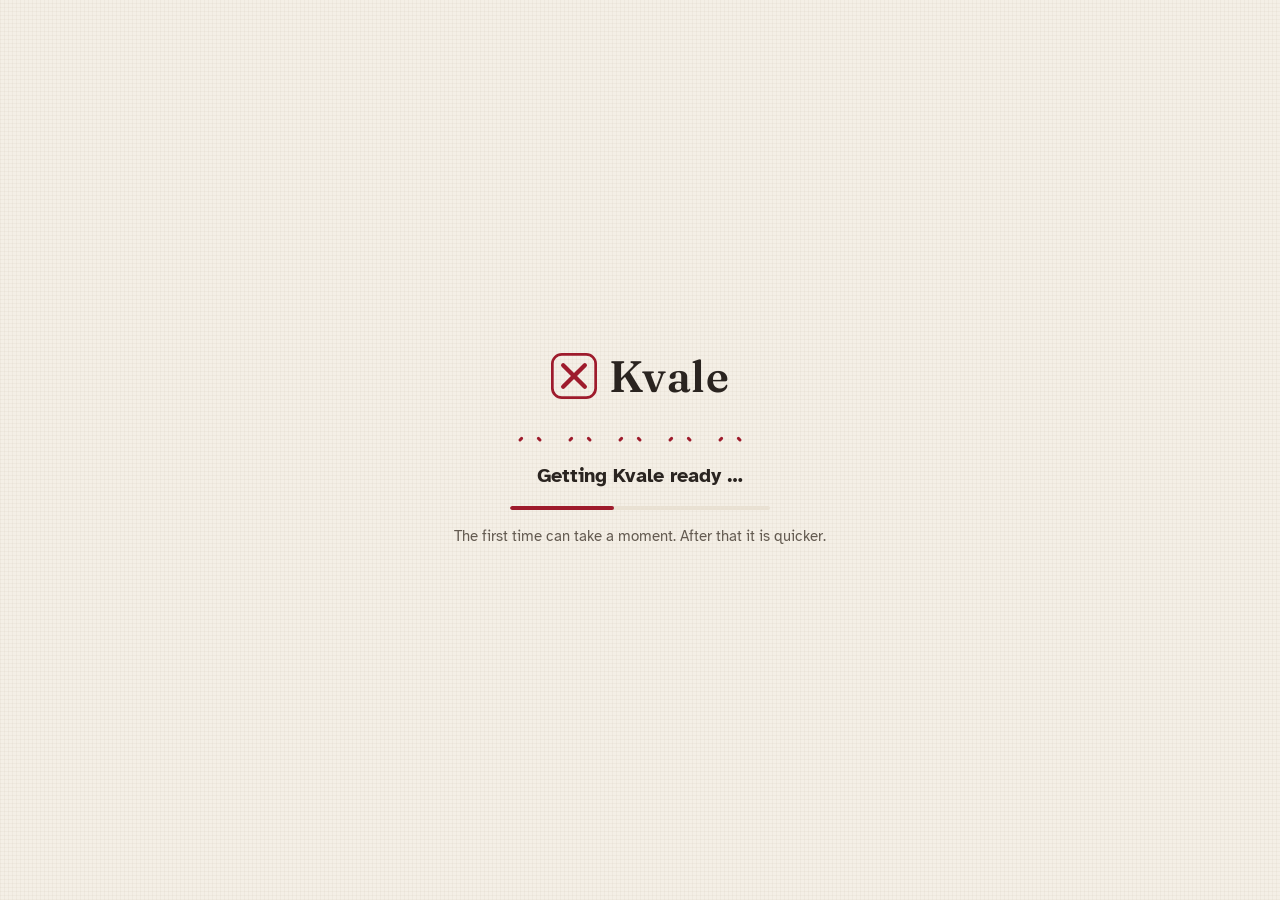
<file: web/index.html>
<!doctype html>
<html lang="nb">
<head>
  <meta charset="utf-8">
  <meta name="viewport" content="width=device-width, initial-scale=1">
  <title>Kvale</title>
  <!-- chunk 7: installable app (manifest.webmanifest is written by tools/build_site.py). -->
  <link rel="manifest" href="manifest.webmanifest">
  <link rel="icon" href="icons/icon.svg" type="image/svg+xml">
  <link rel="apple-touch-icon" href="icons/apple-touch-icon.png">
  <meta name="theme-color" content="#fbf8f2" media="(prefers-color-scheme: light)">
  <meta name="theme-color" content="#25211d" media="(prefers-color-scheme: dark)">
  <!-- Before anything is drawn: the saved theme and language, so the loading
       screen has the right colours and words. Python takes over afterwards
       (kvale_web/shell.py and kvale_web/i18n.py use the same storage keys). -->
  <script>
    (function () {
      var root = document.documentElement, theme = null, lang = null;
      try { theme = localStorage.getItem("kvale-theme"); lang = localStorage.getItem("kvale-lang"); } catch (e) {}
      if (theme === "light" || theme === "dark") root.dataset.theme = theme;
      lang = (lang || (navigator.languages || [])[0] || navigator.language || "nb").toLowerCase().split("-")[0];
      lang = { no: "nb", nn: "nb" }[lang] || lang;
      root.lang = ["nb", "en", "it"].indexOf(lang) >= 0 ? lang : "nb";
    })();
  </script>
  <!-- All paths are relative so the site works under a sub-path such as /kvale/. -->
  <link rel="preconnect" href="https://fonts.googleapis.com">
  <link rel="preconnect" href="https://fonts.gstatic.com" crossorigin>
  <link rel="stylesheet" href="https://fonts.googleapis.com/css2?family=Atkinson+Hyperlegible:wght@400;700&family=Fraunces:opsz,wght@9..144,500;9..144,600&display=swap">
  <link rel="stylesheet" href="https://pyscript.net/releases/2026.7.3/core.css">
  <!-- tokens.css is a copy of docs/design/tokens.css. style.css is the shared
       shell; each chunk owns one more style sheet. -->
  <link rel="stylesheet" href="tokens.css">
  <link rel="stylesheet" href="style.css">
  <link rel="stylesheet" href="grid.css">
  <link rel="stylesheet" href="panels.css">
  <link rel="stylesheet" href="files.css">
  <link rel="stylesheet" href="pwa.css">
  <!-- chunk 7: service worker, update toast, install button and the guide. -->
  <script src="pwa.js"></script>
  <script type="module" src="https://pyscript.net/releases/2026.7.3/core.js"></script>
</head>
<body class="booting">
  <!-- Ownership of each region: "shell" = kvale_web/shell.py (chunk 3, shared),
       "chunk 4" = kvale_web/grid/, "chunk 5" = kvale_web/panels/,
       "chunk 6" = kvale_web/files.py. See web/README.md. -->

  <!-- Icon sprite (shell). Add icons here; use them as <svg class="icon"><use href="#i-name"/></svg>. -->
  <svg width="0" height="0" style="position:absolute" aria-hidden="true">
    <symbol id="i-new" viewBox="0 0 24 24"><path d="M6 3h8l4 4v14H6z"/><path d="M14 3v4h4"/><path d="M12 11v6M9 14h6"/></symbol>
    <symbol id="i-open" viewBox="0 0 24 24"><path d="M3 7a2 2 0 0 1 2-2h4l2 2h8a2 2 0 0 1 2 2v9a2 2 0 0 1-2 2H5a2 2 0 0 1-2-2z"/></symbol>
    <symbol id="i-save" viewBox="0 0 24 24"><path d="M12 4v11"/><path d="M7 10l5 5 5-5"/><path d="M5 20h14"/></symbol>
    <symbol id="i-save-as" viewBox="0 0 24 24"><path d="M10 4v10"/><path d="M5.5 9.5L10 14l4.5-4.5"/><path d="M3 20h9"/><path d="M14.5 20l.7-2.8 4.6-4.6 2.1 2.1-4.6 4.6z"/></symbol>
    <symbol id="i-image" viewBox="0 0 24 24"><rect x="3" y="4" width="18" height="16" rx="2"/><path d="M3 16l5-5 4 4 3-3 6 6"/><circle cx="16" cy="9" r="1.6"/></symbol>
    <symbol id="i-undo" viewBox="0 0 24 24"><path d="M9 7L4 12l5 5"/><path d="M4 12h10a6 6 0 0 1 0 12h-2" transform="translate(0 -5)"/></symbol>
    <symbol id="i-redo" viewBox="0 0 24 24"><path d="M15 7l5 5-5 5"/><path d="M20 12H10a6 6 0 0 0 0 12h2" transform="translate(0 -5)"/></symbol>
    <symbol id="i-minus" viewBox="0 0 24 24"><circle cx="11" cy="11" r="7"/><path d="M8 11h6M16.5 16.5L21 21"/></symbol>
    <symbol id="i-plus" viewBox="0 0 24 24"><circle cx="11" cy="11" r="7"/><path d="M8 11h6M11 8v6M16.5 16.5L21 21"/></symbol>
    <symbol id="i-fit" viewBox="0 0 24 24"><path d="M4 9V4h5M20 9V4h-5M4 15v5h5M20 15v5h-5"/></symbol>
    <symbol id="i-cross" viewBox="0 0 24 24"><rect x="3.5" y="3.5" width="17" height="17" rx="1.5" stroke-opacity=".35"/><path d="M7 7l10 10M17 7L7 17" stroke-width="2.6"/></symbol>
    <symbol id="i-back" viewBox="0 0 24 24"><circle cx="4" cy="20" r="1.6"/><circle cx="12" cy="12" r="1.6"/><circle cx="20" cy="4" r="1.6"/><path d="M5.2 18.8l5.6-5.6M13.2 10.8l5.6-5.6" stroke-width="2.6"/></symbol>
    <symbol id="i-unpick" viewBox="0 0 24 24"><path d="M3 21l8.5-8.5"/><path d="M11.5 12.5c.3-3.8 3.4-7.6 8.5-8.5-.9 5.1-4.7 8.2-8.5 8.5z"/><circle cx="16.3" cy="7.7" r="1.1"/></symbol>
    <symbol id="i-pencil" viewBox="0 0 24 24"><path d="M4 20l1-4L16 5l3 3L8 19z"/><path d="M14 7l3 3"/></symbol>
    <symbol id="i-add" viewBox="0 0 24 24"><path d="M12 5v14M5 12h14"/></symbol>
    <symbol id="i-sun" viewBox="0 0 24 24"><circle cx="12" cy="12" r="4"/><path d="M12 2v2M12 20v2M2 12h2M20 12h2M5 5l1.5 1.5M17.5 17.5L19 19M5 19l1.5-1.5M17.5 6.5L19 5"/></symbol>
    <symbol id="i-moon" viewBox="0 0 24 24"><path d="M20 14.5A8 8 0 0 1 9.5 4 8 8 0 1 0 20 14.5z"/></symbol>
    <symbol id="i-check" viewBox="0 0 24 24"><path d="M5 12l5 5 9-10"/></symbol>
    <symbol id="i-info" viewBox="0 0 24 24"><circle cx="12" cy="12" r="9"/><path d="M12 11v6M12 7.5v.5"/></symbol>
    <symbol id="i-x" viewBox="0 0 24 24"><path d="M6 6l12 12M18 6L6 18"/></symbol>
    <symbol id="i-grid" viewBox="0 0 24 24"><rect x="4" y="4" width="16" height="16" rx="1"/><path d="M4 10h16M4 15h16M10 4v16M15 4v16"/></symbol>
    <symbol id="i-band" viewBox="0 0 24 24"><rect x="2" y="7" width="20" height="10" rx="1"/><path d="M7 7v10M12 7v10M17 7v10"/></symbol>
    <symbol id="i-trash" viewBox="0 0 24 24"><path d="M5 7h14M10 7V4h4v3M7 7l1 13h8l1-13"/></symbol>
    <symbol id="i-reset" viewBox="0 0 24 24"><path d="M4 12a8 8 0 1 0 2.4-5.7"/><path d="M4 4v4h4"/></symbol>
    <symbol id="i-rows" viewBox="0 0 24 24"><rect x="4" y="4" width="16" height="16" rx="1"/><path d="M4 12h16"/><path d="M12 4v16" stroke-dasharray="2 2"/></symbol>
    <symbol id="i-search" viewBox="0 0 24 24"><circle cx="11" cy="11" r="6.5"/><path d="M16 16l5 5"/></symbol>
    <symbol id="i-help" viewBox="0 0 24 24"><circle cx="12" cy="12" r="9"/><path d="M9.5 9.3a2.6 2.6 0 0 1 5 .9c0 1.8-2.5 2.3-2.5 4"/><path d="M12 17.2v.3"/></symbol>
    <symbol id="i-install" viewBox="0 0 24 24"><rect x="5" y="3" width="14" height="18" rx="2.5"/><path d="M12 7v7M9 11l3 3 3-3M10 18h4"/></symbol>
    <symbol id="i-logo" viewBox="0 0 34 34"><rect x="1" y="1" width="32" height="32" rx="7" fill="none" stroke="currentColor" stroke-width="2"/><path d="M9 9l16 16M25 9L9 25" stroke="currentColor" stroke-width="3.2" stroke-linecap="round"/></symbol>
  </svg>

  <!-- Loading screen (shell): plain HTML/CSS, shown until Python has started
       (3-7 s). The inline script above picks the language; app.start() removes
       the "booting" class from <body>. Chunk 6 may show #boot-restore when an
       autosaved pattern is about to open. -->
  <div id="boot" class="loading" role="status" aria-live="polite">
    <div class="loading-inner">
      <div class="row">
        <svg class="logo logo-lg" aria-hidden="true"><use href="#i-logo"/></svg>
        <span class="wordmark">Kvale</span>
      </div>
      <svg class="stitch-row" viewBox="0 0 260 30" aria-hidden="true" fill="none" stroke="currentColor" stroke-width="3" stroke-linecap="round">
        <path d="M10 5l20 20M30 5L10 25"/><path d="M60 5l20 20M80 5L60 25"/><path d="M110 5l20 20M130 5l-20 20"/><path d="M160 5l20 20M180 5l-20 20"/><path d="M210 5l20 20M230 5l-20 20"/>
      </svg>
      <h1><span lang="nb">Gjør klar Kvale …</span><span lang="en">Getting Kvale ready …</span><span lang="it">Preparo Kvale …</span></h1>
      <div class="thread-bar" aria-hidden="true"></div>
      <p><span lang="nb">Første gang kan det ta litt tid. Etterpå går det fortere.</span><span lang="en">The first time can take a moment. After that it is quicker.</span><span lang="it">La prima volta ci vuole qualche secondo. Poi sarà più veloce.</span></p>
      <p id="boot-restore" hidden><span lang="nb">Mønsteret du jobbet med sist, åpnes straks.</span><span lang="en">The pattern you were working on will open in a moment.</span><span lang="it">Lo schema a cui stavi lavorando si riaprirà tra poco.</span></p>
    </div>
  </div>

  <div class="app" id="app">
    <header class="topbar" id="topbar">
      <div class="brand">
        <svg class="logo" aria-hidden="true"><use href="#i-logo"/></svg>
        <span class="wordmark">Kvale</span>
        <!-- chunk 6: file name and "Saved in this browser at …" (autosave.saved / autosave.hint). -->
        <div class="docinfo" id="doc-info" hidden></div>
      </div>

      <!-- chunk 6: New / Open / Save / Save image buttons (file.*), hidden file input. -->
      <nav class="file-actions" id="file-actions" data-i18n-aria-label="file.label"></nav>

      <!-- shell: language and light/dark. chunk 7: install and help. -->
      <div class="prefs">
        <button type="button" class="btn ghost" id="install-app" data-i18n-title="pwa.install.hint" data-i18n-aria-label="pwa.install" hidden><svg class="icon"><use href="#i-install"/></svg><span class="pwa-label" data-i18n="pwa.install">Installer appen</span></button>
        <button type="button" class="btn ghost" id="help-open" data-i18n-title="help.open.hint" data-i18n-aria-label="help.open" aria-haspopup="dialog"><svg class="icon"><use href="#i-help"/></svg><span class="pwa-label" data-i18n="help.open">Hjelp</span></button>
        <div class="seg" role="group" id="lang-seg" data-i18n-aria-label="lang.label">
          <button type="button" data-lang="nb" aria-pressed="false" title="Norsk bokmål" lang="nb"><span class="lang-long">Norsk</span><span class="lang-short">NB</span></button>
          <button type="button" data-lang="en" aria-pressed="false" title="English" lang="en"><span class="lang-long">English</span><span class="lang-short">EN</span></button>
          <button type="button" data-lang="it" aria-pressed="false" title="Italiano" lang="it"><span class="lang-long">Italiano</span><span class="lang-short">IT</span></button>
        </div>
        <div class="seg" role="group" id="theme-seg" data-i18n-aria-label="theme.label">
          <button type="button" data-theme-set="light" aria-pressed="false" data-i18n-title="theme.light" data-i18n-aria-label="theme.light"><svg class="icon"><use href="#i-sun"/></svg></button>
          <button type="button" data-theme-set="dark" aria-pressed="false" data-i18n-title="theme.dark" data-i18n-aria-label="theme.dark"><svg class="icon"><use href="#i-moon"/></svg></button>
        </div>
      </div>
    </header>

    <main class="workspace">
      <!-- Stage: the pattern. data-mode ("edit"/"preview") and data-target are
           set by the shell from AppState, so CSS can show the right parts. -->
      <section class="stage" id="stage" data-mode="edit" data-target="unit" aria-label="Kvale">
        <div class="stage-toolbar" id="stage-toolbar">
          <!-- shell: Draw / Whole band. -->
          <div class="seg accent" role="group" id="mode-seg" data-i18n-aria-label="mode.label">
            <button type="button" id="mode-edit" data-mode="edit" aria-pressed="true"><svg class="icon"><use href="#i-grid"/></svg><span data-i18n="mode.edit">Tegn</span></button>
            <button type="button" id="mode-preview" data-mode="preview" aria-pressed="false"><svg class="icon"><use href="#i-band"/></svg><span data-i18n="mode.preview">Hele borden</span></button>
          </div>
          <!-- chunk 4: stitch tools (grid/tools.py). Backstitch is switched on by chunk 4. -->
          <div class="seg" role="group" id="tool-seg" data-i18n-aria-label="tool.label">
            <button type="button" id="tool-cross" data-tool="cross" aria-pressed="true" data-i18n-title="tool.cross.hint"><svg class="icon"><use href="#i-cross"/></svg><span data-i18n="tool.cross">Korssting</span><i class="chip" id="tool-chip"></i></button>
            <button type="button" id="tool-back" data-tool="back" aria-pressed="false" data-i18n-title="tool.back.hint" disabled><svg class="icon"><use href="#i-back"/></svg><span data-i18n="tool.back">Attersting</span></button>
            <button type="button" id="tool-unpick" data-tool="unpick" aria-pressed="false" data-i18n-title="tool.unpick.hint"><svg class="icon"><use href="#i-unpick"/></svg><span data-i18n="tool.unpick">Sprett opp</span></button>
          </div>
          <!-- shell: undo / redo. -->
          <div class="toolgroup" id="history">
            <button type="button" class="btn ghost icon-only" id="undo" data-i18n-title="history.undo" data-i18n-aria-label="history.undo" disabled><svg class="icon"><use href="#i-undo"/></svg></button>
            <button type="button" class="btn ghost icon-only" id="redo" data-i18n-title="history.redo" data-i18n-aria-label="history.redo" disabled><svg class="icon"><use href="#i-redo"/></svg></button>
          </div>
          <span class="spacer"></span>
          <!-- chunk 4: zoom out / level / zoom in / fit (zoom.*). -->
          <div class="toolgroup" id="zoom-controls"></div>
        </div>

        <div class="stage-body" id="stage-body">
          <!-- chunk 4: "Drawing in" bar: #target-seg (unit + four ends) and
               #corner-seg (four corners), labels target.*. -->
          <div class="targetbar edit-only" id="target-bar" hidden>
            <span class="tlabel" id="target-label" data-i18n="target.label">Du tegner i</span>
            <div class="seg targetseg" role="group" id="target-seg" aria-labelledby="target-label"></div>
            <span class="tlabel" id="corner-label" data-i18n="target.corners">Hjørner</span>
            <div class="seg targetseg cornerseg" role="group" id="corner-seg" aria-labelledby="corner-label"></div>
          </div>

          <!-- chunk 4: shown while an end piece or a corner is edited (end.*, corner.*). -->
          <section class="endpanel edit-only" id="end-panel" hidden aria-live="polite"></section>

          <div class="edit-layout" id="edit-layout">
            <!-- chunk 4: the grid with rulers (#ruler-top, #ruler-left) and the
                 row/column popover (#edge-popover, edge.*). -->
            <div class="editor" id="editor">
              <div class="ruler-corner"></div>
              <div class="ruler ruler-top" id="ruler-top"></div>
              <div class="ruler ruler-left" id="ruler-left"></div>
              <div class="cloth-wrap" id="cloth-wrap">
                <canvas class="cloth" id="grid"></canvas>
              </div>
              <div class="popover" id="edge-popover" hidden role="dialog"></div>
            </div>

            <div class="edit-side edit-only" id="edit-side">
              <!-- chunk 4: legend keys (legend.*). -->
              <div class="legend" id="legend"></div>
              <!-- chunk 4: hint for the chosen tool (canvas.hint.*). -->
              <p class="hint" id="canvas-hint" data-i18n="canvas.hint.cross">Trykk eller dra over rutene for å sy. Høyreklikk spretter opp.</p>
              <p class="hint" id="minimal-cell-hint" data-i18n="canvas.hint.minimal" hidden>Du syr bare i den markerte delen – resten speiles av seg selv.</p>
              <!-- chunk 4: the small whole-band view (band.mini.*). -->
              <section class="miniband" id="mini-band" hidden></section>
            </div>
          </div>

          <div class="preview-side preview-only" id="preview-side">
            <!-- chunk 4: "{rx} × {ry} repeats · {w} × {h} stitches" (preview.caption). -->
            <p class="caption" id="preview-caption"></p>
            <!-- chunk 5: threads used in the band, as "DMC 321" (threads.title, thread.code). -->
            <section class="threadkey" id="thread-key" aria-labelledby="thread-key-title" hidden>
              <h3 id="thread-key-title" data-i18n="threads.title">Garn i mønsteret</h3>
              <ul id="thread-key-list"></ul>
            </section>
            <p class="hint" data-i18n="preview.hint">Her ser du hele borden. Gå til «Tegn» for å endre den.</p>
          </div>
        </div>
      </section>

      <!-- Side panel: chunk 5 (kvale_web/panels/). -->
      <aside class="panel" id="side-panel">
        <!-- chunk 5: colour slots, add colour, colour change toggle, fabric (colours.*). -->
        <section class="card" id="colours-card" aria-labelledby="colours-title">
          <h2 id="colours-title" data-i18n="panel.colours">Farger</h2>
          <div class="slots" id="colour-slots"></div>
          <div class="colour-actions" id="colour-actions">
            <button type="button" class="btn" id="add-colour"><svg class="icon"><use href="#i-add"/></svg><span data-i18n="colours.add">Legg til farge</span></button>
          </div>
          <div class="toggle-row" id="colour-sequence-toggle">
            <div class="text"><strong id="use-sequence-label" data-i18n="colours.useSeq">Skift farge fra rapport til rapport</strong><span data-i18n="colours.useSeq.hint">Gjelder farger med flere trådfarger. Av: bare den første brukes.</span></div>
            <div class="switch-wrap"><button type="button" class="switch" role="switch" id="use-sequence" aria-checked="false" aria-labelledby="use-sequence-label"></button></div>
          </div>
          <div class="bg-row" id="background-row">
            <div class="bg-swatch" id="background-swatch"></div>
            <div class="text"><strong data-i18n="colours.background">Stoffet</strong><span data-i18n="colours.background.hint">Bakgrunnsfargen i mønsteret</span><span id="background-hex"></span></div>
            <label class="btn">
              <svg class="icon"><use href="#i-pencil"/></svg><span data-i18n="colours.change">Endre</span>
              <input type="color" class="visually-hidden-input" id="background-input" value="#ffffff" data-i18n-aria-label="colours.background.hint">
            </label>
          </div>
        </section>

        <!-- chunk 5: symmetry buttons and the square notice (symmetry.*, sym.*). -->
        <section class="card" id="symmetry-card" aria-labelledby="symmetry-title">
          <h2 id="symmetry-title" data-i18n="panel.symmetry">Symmetri</h2>
          <p class="intro" data-i18n="symmetry.intro">Velg hvordan stingene dine speiles i rapporten.</p>
          <div id="symmetry-options">
            <div class="sym-grid" id="symmetry-any"></div>
            <p class="subhead"><span data-i18n="symmetry.squareGroup">Krever kvadratisk rapport</span></p>
            <div class="notice" id="square-notice" hidden>
              <svg class="icon"><use href="#i-info"/></svg>
              <div><span id="square-notice-text"></span><br><button type="button" class="btn" id="make-square"></button></div>
            </div>
            <div class="sym-grid" id="symmetry-square"></div>
          </div>
        </section>

        <!-- chunk 5: unit size, repeats, "add or remove a row/column", edge toggles (grid.*, edges.*). -->
        <section class="card" id="grid-card" aria-labelledby="grid-title" hidden>
          <h2 id="grid-title" data-i18n="panel.grid">Rapport og størrelse</h2>
          <div id="grid-settings">
            <p class="subhead"><span data-i18n="grid.unit">Rapporten</span><small data-i18n="grid.unit.hint">Feltet du tegner i. Det gjentas bortover og nedover borden.</small></p>
            <div class="fieldgrid">
              <div class="field"><label for="grid-unit_width" data-i18n="grid.width">Bredde</label>
                <div class="stepper"><button type="button" data-field="unit_width" data-step="-1" data-i18n-aria-label="step.less">−</button><input id="grid-unit_width" data-field="unit_width" type="number" min="1" max="100" inputmode="numeric"><button type="button" data-field="unit_width" data-step="1" data-i18n-aria-label="step.more">+</button></div>
                <div class="unit" data-i18n="grid.cells">sting</div></div>
              <div class="field"><label for="grid-unit_height" data-i18n="grid.height">Høyde</label>
                <div class="stepper"><button type="button" data-field="unit_height" data-step="-1" data-i18n-aria-label="step.less">−</button><input id="grid-unit_height" data-field="unit_height" type="number" min="1" max="100" inputmode="numeric"><button type="button" data-field="unit_height" data-step="1" data-i18n-aria-label="step.more">+</button></div>
                <div class="unit" data-i18n="grid.cells">sting</div></div>
            </div>
            <button type="button" class="btn open-lines" id="open-lines"><svg class="icon"><use href="#i-rows"/></svg><span data-i18n="grid.lines">Legg til eller fjern rad/kolonne …</span></button>
            <p class="subhead"><span data-i18n="grid.repeats">Antall rapporter</span><small data-i18n="grid.repeats.hint">Hvor mange ganger rapporten gjentas (1–100).</small></p>
            <div class="fieldgrid">
              <div class="field"><label for="grid-repeats_x" data-i18n="grid.across">Bortover</label>
                <div class="stepper"><button type="button" data-field="repeats_x" data-step="-1" data-i18n-aria-label="step.less">−</button><input id="grid-repeats_x" data-field="repeats_x" type="number" min="1" max="100" inputmode="numeric"><button type="button" data-field="repeats_x" data-step="1" data-i18n-aria-label="step.more">+</button></div>
                <div class="unit" data-i18n="grid.times">ganger</div></div>
              <div class="field"><label for="grid-repeats_y" data-i18n="grid.down">Nedover</label>
                <div class="stepper"><button type="button" data-field="repeats_y" data-step="-1" data-i18n-aria-label="step.less">−</button><input id="grid-repeats_y" data-field="repeats_y" type="number" min="1" max="100" inputmode="numeric"><button type="button" data-field="repeats_y" data-step="1" data-i18n-aria-label="step.more">+</button></div>
                <div class="unit" data-i18n="grid.times">ganger</div></div>
            </div>
          </div>
          <div class="edges" id="edge-toggles">
            <p class="subhead"><span data-i18n="edges.title">Kanten mellom rapportene</span></p>
            <p class="edges-explain" data-i18n="edges.explain">Ligger en speillinje helt ytterst i rapporten, blir den raden eller kolonnen dobbel der to rapporter møtes. Slå av for å la naborapportene dele den.</p>
            <div class="edges-diagram">
              <svg id="edge-diagram" aria-hidden="true"></svg>
              <div class="diagram-key">
                <span><i class="key-cols"></i><span data-i18n="edges.key.cols">Ytterste kolonner</span></span>
                <span><i class="key-rows"></i><span data-i18n="edges.key.rows">Ytterste rader</span></span>
              </div>
              <span class="caption" data-i18n="edges.diagramCaption">Eksempel: 3 × 2 rapporter</span>
            </div>
            <div class="edge-list" id="edge-list"></div>
          </div>
        </section>
      </aside>
    </main>
  </div>

  <!-- shell: short messages with an Undo button (toast.undo). Any view sets
       one with state.set_status(key, **values). -->
  <div class="toast" id="toast" role="status" aria-live="polite" hidden><span id="toast-message"></span><button type="button" class="btn" id="toast-undo" data-i18n="toast.undo">Angre</button></div>

  <!-- chunk 7 (pwa.js): a new version is ready. -->
  <div class="toast update-toast" id="update-toast" role="status" aria-live="polite" hidden><span data-i18n="pwa.update">En ny versjon av Kvale er klar.</span><button type="button" class="btn" id="update-reload" data-i18n="pwa.reload">Last inn på nytt</button></div>

  <!-- Dialogs: empty until their owner fills them. -->
  <!-- chunk 7 (pwa.js): the user guide, guide/<language>.html. -->
  <dialog id="help-dialog" class="help-dialog" aria-labelledby="help-title">
    <form method="dialog" class="dlg">
      <header class="help-head">
        <h2 id="help-title" data-i18n="help.title">Slik bruker du Kvale</h2>
        <a class="btn ghost" id="help-newtab" href="guide/nb.html" target="_blank" rel="noopener" data-i18n="help.newTab">Åpne i egen fane</a>
        <button class="btn ghost icon-only" value="close" id="help-close" data-i18n-title="help.close" data-i18n-aria-label="help.close"><svg class="icon"><use href="#i-x"/></svg></button>
      </header>
      <iframe class="help-frame" id="help-frame" data-i18n-title="help.title"></iframe>
    </form>
  </dialog>
  <!-- chunk 5: colour slot and its sequence (dialog.*). -->
  <dialog id="colour-dialog" aria-labelledby="colour-dialog-title">
    <form method="dialog" class="dlg">
      <header>
        <h2 id="colour-dialog-title"></h2>
        <p data-i18n="dialog.intro">Én trådfarge, eller flere som skifter fra rapport til rapport.</p>
      </header>
      <div class="content">
        <div class="bigbar" id="colour-dialog-bar"></div>
        <div>
          <p class="label"><label for="colour-dialog-count" data-i18n="dialog.count">Antall trådfarger</label> <span class="caption">(1–24)</span></p>
          <div class="stepper"><button type="button" id="colour-dialog-less" data-i18n-aria-label="step.less">−</button><input id="colour-dialog-count" type="number" min="1" max="24" value="1" inputmode="numeric"><button type="button" id="colour-dialog-more" data-i18n-aria-label="step.more">+</button></div>
        </div>
        <div>
          <p class="label" data-i18n="dialog.parts">Trykk på en del for å velge farge</p>
          <div class="parts" id="colour-dialog-parts"></div>
        </div>
        <div>
          <p class="label" id="colour-dialog-pick-label"></p>
          <div class="threads" id="colour-dialog-threads"></div>
          <div class="row-btns">
            <button type="button" class="btn" id="colour-dialog-find"><svg class="icon"><use href="#i-search"/></svg><span data-i18n="dialog.thread">Finn garn …</span></button>
            <label class="btn">
              <span class="chip" id="colour-dialog-custom-chip"></span><span data-i18n="dialog.custom">Egen farge …</span>
              <input type="color" class="visually-hidden-input" id="colour-dialog-custom" value="#808080">
            </label>
            <input type="text" class="hexinput" id="colour-dialog-hex" maxlength="20" spellcheck="false" autocomplete="off" placeholder="#rrggbb" data-i18n-aria-label="dialog.custom">
          </div>
        </div>
        <div>
          <p class="label" data-i18n="dialog.howItRepeats">Slik skifter fargen bortover borden:</p>
          <div class="repeats-row" id="colour-dialog-repeats"></div>
          <p class="caption" id="colour-dialog-off-note" data-i18n="dialog.offNote" hidden>Fargeskift er slått av – bare del 1 brukes nå.</p>
        </div>
      </div>
      <footer>
        <button class="btn" value="cancel" id="colour-dialog-cancel" data-i18n="dialog.cancel">Avbryt</button>
        <button class="btn primary" value="ok" id="colour-dialog-ok" data-i18n="dialog.ok">Bruk</button>
      </footer>
    </form>
  </dialog>
  <!-- chunk 5: thread picker with brand selector (thread.*). -->
  <dialog id="thread-dialog" aria-labelledby="thread-dialog-title">
    <form method="dialog" class="dlg">
      <header>
        <h2 id="thread-dialog-title" data-i18n="thread.title">Velg garn</h2>
        <p id="thread-system-note"></p>
      </header>
      <div class="content">
        <div class="sysrow">
          <label for="thread-system" data-i18n="thread.system">Garnprodusent</label>
          <select id="thread-system" class="sysselect"></select>
        </div>
        <div>
          <label class="sr-only" for="thread-search" data-i18n="thread.search">Søk</label>
          <input class="searchbox" id="thread-search" type="search" autocomplete="off">
        </div>
        <div class="chips" id="thread-families"></div>
        <div>
          <div class="dmc-meta"><span id="thread-count"></span></div>
          <div class="dmc-list" id="thread-list" role="listbox" aria-labelledby="thread-dialog-title"></div>
        </div>
        <div class="dmc-detail"><span class="dmc-big" id="thread-big"></span><span id="thread-detail"></span></div>
        <p class="caption flush" id="thread-names-note"></p>
        <p class="caption flush" data-i18n="thread.approx">Fargene på skjermen er omtrentlige. Sjekk mot et fargekart når fargen må stemme.</p>
      </div>
      <footer>
        <label class="btn left">
          <span class="chip" id="thread-own-chip"></span><span data-i18n="thread.own">Egen farge …</span>
          <input type="color" class="visually-hidden-input" id="thread-own" value="#808080">
        </label>
        <button class="btn" value="cancel" id="thread-cancel" data-i18n="thread.cancel">Avbryt</button>
        <button class="btn primary" value="ok" id="thread-choose" data-i18n="thread.choose" disabled>Velg</button>
      </footer>
    </form>
  </dialog>
  <!-- chunk 5: rows and columns (lines.*). Opened with kvale_web.panels.lines.open_lines_dialog(). -->
  <dialog id="lines-dialog" aria-labelledby="lines-title">
    <form method="dialog" class="dlg">
      <header><h2 id="lines-title" data-i18n="lines.title">Rader og kolonner</h2></header>
      <div class="content">
        <div>
          <p class="label" data-i18n="lines.action">Hva vil du gjøre?</p>
          <div class="seg accent" role="group" id="lines-action">
            <button type="button" data-action="add" aria-pressed="true"><svg class="icon"><use href="#i-add"/></svg><span data-i18n="lines.add">Legge til</span></button>
            <button type="button" data-action="remove" aria-pressed="false"><svg class="icon"><use href="#i-trash"/></svg><span data-i18n="lines.remove">Fjerne</span></button>
          </div>
        </div>
        <div>
          <p class="label" data-i18n="lines.where">Hvor?</p>
          <div class="optgrid" id="lines-places">
            <button type="button" class="opt" data-place="top_row" data-i18n="lines.place.top">Øverst</button>
            <button type="button" class="opt" data-place="bottom_row" data-i18n="lines.place.bottom">Nederst</button>
            <button type="button" class="opt" data-place="first_column" data-i18n="lines.place.first">Lengst til venstre</button>
            <button type="button" class="opt" data-place="last_column" data-i18n="lines.place.last">Lengst til høyre</button>
            <button type="button" class="opt" data-place="row" data-i18n="lines.place.row">Rad nummer …</button>
            <button type="button" class="opt" data-place="column" data-i18n="lines.place.col">Kolonne nummer …</button>
          </div>
        </div>
        <div id="lines-number-wrap">
          <p class="label"><label for="lines-number" data-i18n="lines.number">Nummer</label> <span class="caption" id="lines-number-range"></span></p>
          <div class="stepper"><button type="button" id="lines-less" data-i18n-aria-label="step.less">−</button><input id="lines-number" type="number" min="1" value="1" inputmode="numeric"><button type="button" id="lines-more" data-i18n-aria-label="step.more">+</button></div>
        </div>
        <div class="lines-preview"><svg id="lines-preview" aria-hidden="true"></svg></div>
        <p class="effect" id="lines-effect" aria-live="polite"></p>
      </div>
      <footer>
        <button class="btn" value="cancel" id="lines-cancel" data-i18n="lines.cancel">Avbryt</button>
        <button class="btn primary" value="ok" id="lines-apply"></button>
      </footer>
    </form>
  </dialog>
  <!-- chunk 4: "Reset this end/corner?" confirm (end.confirm.*, corner.confirm.*). -->
  <dialog id="reset-dialog"></dialog>

  <script type="py" src="main.py" config="pyscript.toml"></script>
</body>
</html>
</file>
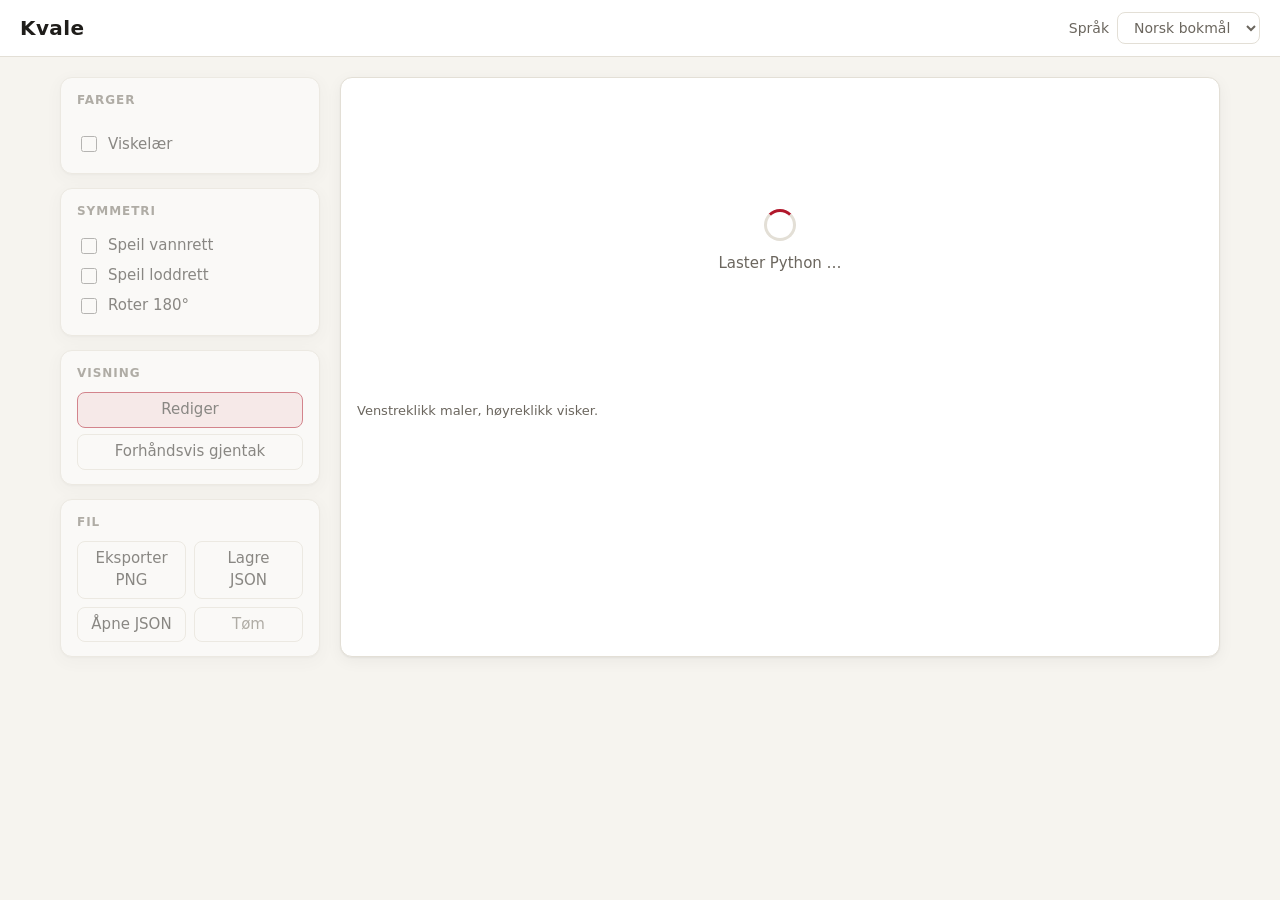
<file: spikes/pyscript/index.html>
<!doctype html>
<html lang="nb">
<head>
  <meta charset="utf-8">
  <meta name="viewport" content="width=device-width, initial-scale=1">
  <title>Kvale (PyScript spike)</title>
  <link rel="stylesheet" href="https://pyscript.net/releases/2026.7.3/core.css">
  <script type="module" src="https://pyscript.net/releases/2026.7.3/core.js"></script>
  <link rel="stylesheet" href="style.css">
</head>
<body class="booting">
  <header class="topbar">
    <h1>Kvale</h1>
    <label class="lang">
      <span data-i18n="language">Språk</span>
      <select id="lang">
        <option value="nb">Norsk bokmål</option>
        <option value="en">English</option>
        <option value="it">Italiano</option>
      </select>
    </label>
  </header>

  <main class="layout">
    <aside class="panel">
      <section>
        <h2 data-i18n="palette">Farger</h2>
        <div id="palette" class="swatches"></div>
        <label class="toggle"><input type="checkbox" id="erase"> <span data-i18n="erase">Viskelær</span></label>
      </section>

      <section>
        <h2 data-i18n="symmetry">Symmetri</h2>
        <label class="toggle"><input type="checkbox" class="sym" value="mirror_x"> <span data-i18n="mirror_x">Speil vannrett</span></label>
        <label class="toggle"><input type="checkbox" class="sym" value="mirror_y"> <span data-i18n="mirror_y">Speil loddrett</span></label>
        <label class="toggle"><input type="checkbox" class="sym" value="rotate_180"> <span data-i18n="rotate_180">Roter 180°</span></label>
      </section>

      <section>
        <h2 data-i18n="view">Visning</h2>
        <div class="segmented">
          <button id="mode-edit" class="active" data-i18n="edit">Rediger</button>
          <button id="mode-preview" data-i18n="preview">Forhåndsvis gjentak</button>
        </div>
      </section>

      <section>
        <h2 data-i18n="file">Fil</h2>
        <div class="buttons">
          <button id="export-png" data-i18n="export_png">Eksporter PNG</button>
          <button id="save-json" data-i18n="save_json">Lagre JSON</button>
          <button id="open-json" data-i18n="open_json">Åpne JSON</button>
          <button id="clear" class="ghost" data-i18n="clear">Tøm</button>
        </div>
        <input type="file" id="file-input" accept=".json,application/json" hidden>
      </section>
    </aside>

    <section class="stage">
      <div class="canvas-wrap">
        <canvas id="grid"></canvas>
        <div id="loading" class="loading"><div class="spinner"></div><span data-i18n="loading">Laster Python …</span></div>
      </div>
      <p class="hint" data-i18n="hint">Venstreklikk maler, høyreklikk visker.</p>
      <p id="status" class="status"></p>
    </section>
  </main>

  <script type="py" src="main.py" config="pyscript.toml"></script>
</body>
</html>
</file>
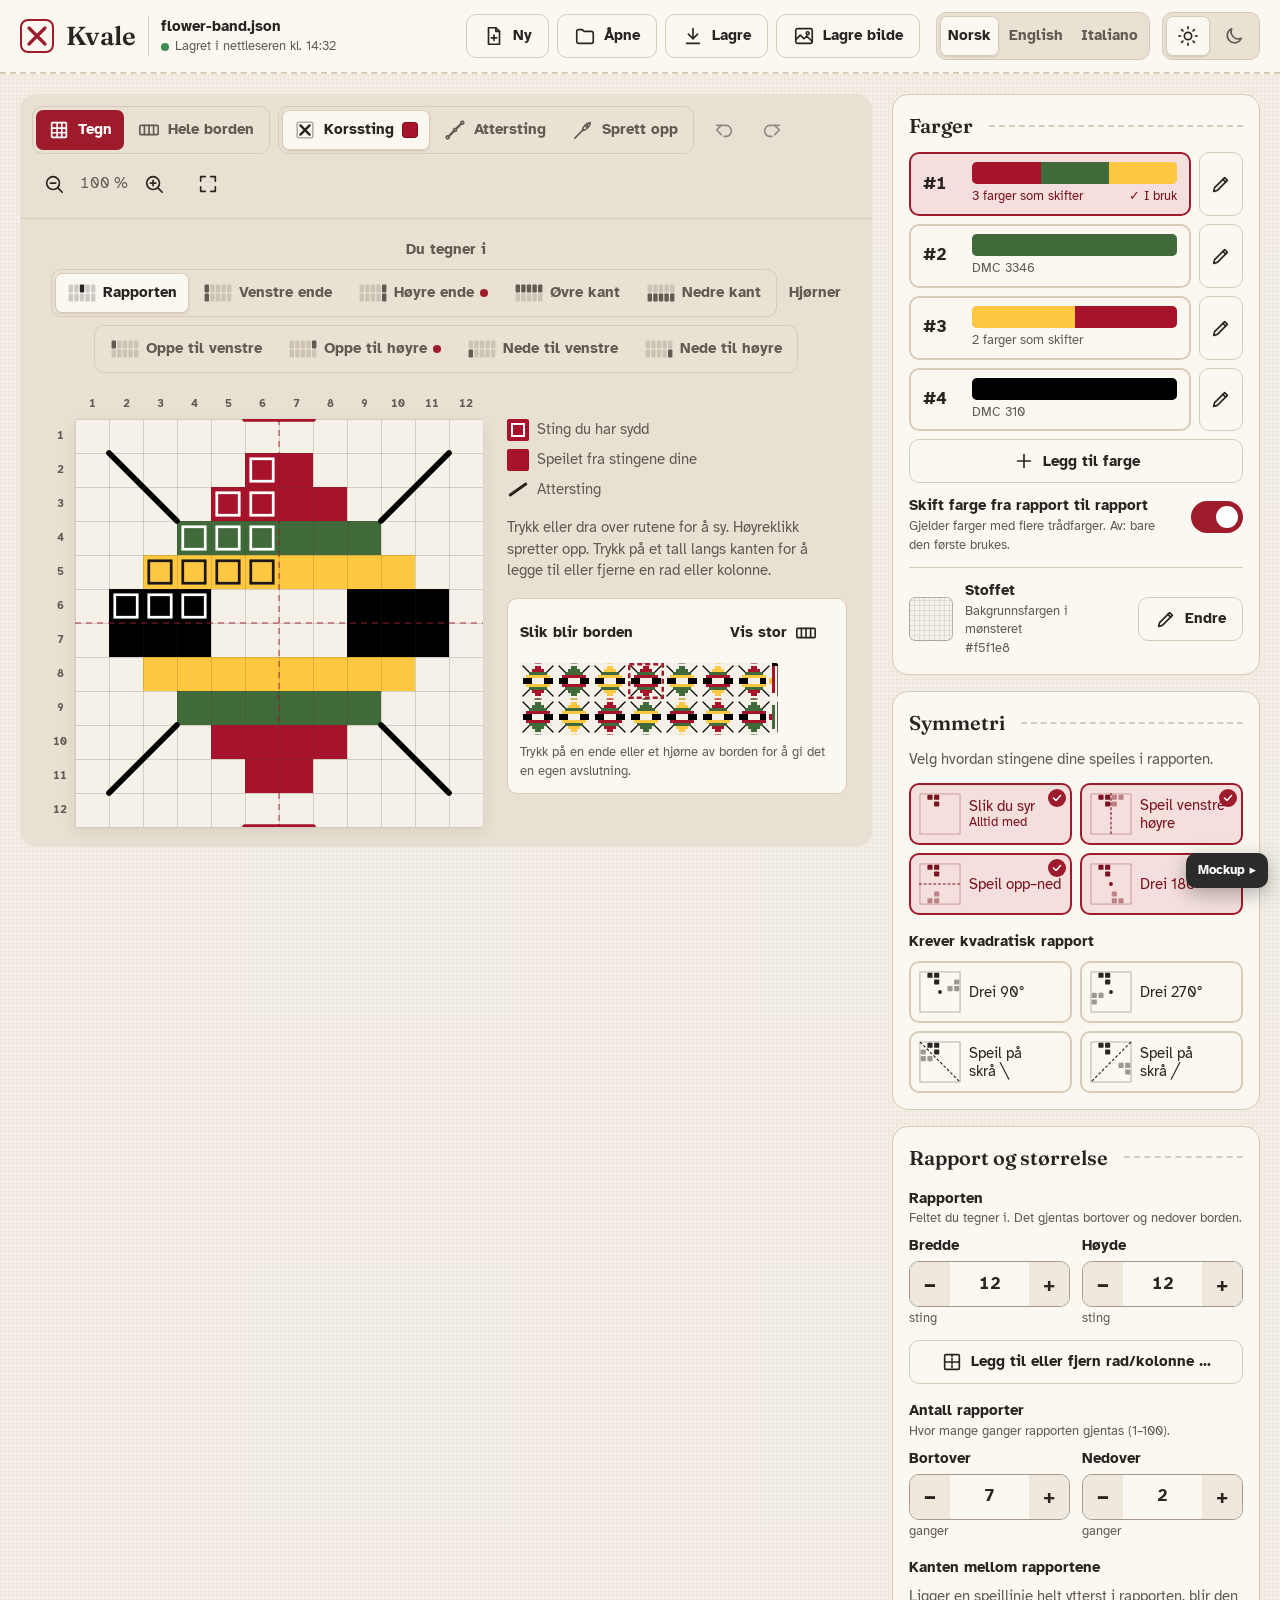
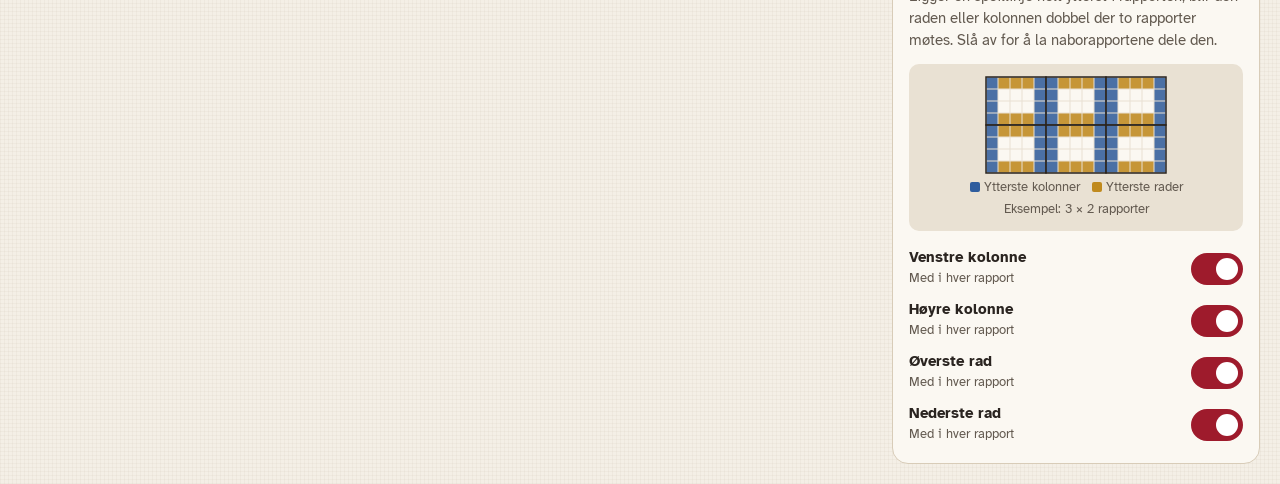
<file: docs/design/mockup.html>
<!doctype html>
<html lang="nb">
<head>
<meta charset="utf-8">
<meta name="viewport" content="width=device-width, initial-scale=1">
<title>Kvale mockup</title>
<link rel="preconnect" href="https://fonts.googleapis.com">
<link rel="preconnect" href="https://fonts.gstatic.com" crossorigin>
<link href="https://fonts.googleapis.com/css2?family=Atkinson+Hyperlegible:wght@400;700&family=Fraunces:opsz,wght@9..144,500;9..144,600&display=swap" rel="stylesheet">
<style>
/* ===== TOKENS START (kept identical to docs/design/tokens.css) ===== */
:root {
  /* Light theme: unbleached linen, walnut ink, madder-red thread */
  --bg: #f4efe6;
  --bg-weave: rgba(120, 95, 60, 0.045);
  --surface: #fbf8f2;
  --surface-2: #efe8dc;
  --surface-sunken: #e9e1d3;
  --border: #d8ccb8;
  --border-strong: #a8998a;
  --text: #2a2420;
  --text-muted: #635a50;
  --accent: #9e1b2c;
  --accent-hover: #841523;
  --accent-text: #ffffff;
  --accent-soft: #f4dfdc;
  --accent-soft-text: #7a1220;
  --focus: #2f5d9e;
  --notice-bg: #fbf0d6;
  --notice-border: #e0c27a;
  --notice-text: #5a4210;
  --stage: #e8e0d2;
  --swatch-ring: rgba(0, 0, 0, 0.25);
  --shadow: 0 1px 2px rgba(60, 40, 20, 0.08), 0 6px 18px rgba(60, 40, 20, 0.08);
  --cloth-line: rgba(70, 50, 30, 0.16);
  --cloth-line-strong: rgba(70, 50, 30, 0.38);
  --axis: rgba(158, 27, 44, 0.55);
  --edge-tint: rgba(47, 93, 158, 0.16);
  --danger: #b3261e;
  --danger-hover: #8f1d17;
  --danger-text: #ffffff;

  /* Type */
  --font-ui: "Atkinson Hyperlegible", "Segoe UI", system-ui, -apple-system, "Helvetica Neue", Arial, sans-serif;
  --font-display: "Fraunces", "Iowan Old Style", "Palatino Linotype", Palatino, Georgia, serif;
  --text-xs: 0.8125rem;
  --text-sm: 0.9375rem;
  --text-md: 1.0625rem;
  --text-lg: 1.25rem;
  --text-xl: 1.625rem;

  /* Spacing (4px base) */
  --space-1: 4px;
  --space-2: 8px;
  --space-3: 12px;
  --space-4: 16px;
  --space-5: 20px;
  --space-6: 24px;
  --space-8: 32px;

  /* Radii and sizes */
  --radius-sm: 6px;
  --radius-md: 10px;
  --radius-lg: 16px;
  --radius-pill: 999px;
  --hit: 44px;
  --panel-width: 368px;
}
@media (prefers-color-scheme: dark) {
  :root:not([data-theme="light"]) {
    --bg: #1b1815;
    --bg-weave: rgba(255, 240, 220, 0.025);
    --surface: #25211d;
    --surface-2: #2f2a25;
    --surface-sunken: #171411;
    --border: #463e36;
    --border-strong: #7a6e62;
    --text: #f2ece3;
    --text-muted: #b8ad9f;
    --accent: #e8838b;
    --accent-hover: #f09aa1;
    --accent-text: #1b1815;
    --accent-soft: #4a262a;
    --accent-soft-text: #ffd4d7;
    --focus: #8fb4ec;
    --notice-bg: #3a3020;
    --notice-border: #7d6630;
    --notice-text: #f3dfae;
    --stage: #13110f;
    --swatch-ring: rgba(255, 255, 255, 0.5);
    --shadow: 0 1px 2px rgba(0, 0, 0, 0.4), 0 8px 24px rgba(0, 0, 0, 0.35);
    --danger: #f2a199;
    --danger-hover: #f7bcb6;
    --danger-text: #1b1815;
  }
}
:root[data-theme="dark"] {
  --bg: #1b1815;
  --bg-weave: rgba(255, 240, 220, 0.025);
  --surface: #25211d;
  --surface-2: #2f2a25;
  --surface-sunken: #171411;
  --border: #463e36;
  --border-strong: #7a6e62;
  --text: #f2ece3;
  --text-muted: #b8ad9f;
  --accent: #e8838b;
  --accent-hover: #f09aa1;
  --accent-text: #1b1815;
  --accent-soft: #4a262a;
  --accent-soft-text: #ffd4d7;
  --focus: #8fb4ec;
  --notice-bg: #3a3020;
  --notice-border: #7d6630;
  --notice-text: #f3dfae;
  --stage: #13110f;
  --swatch-ring: rgba(255, 255, 255, 0.5);
  --shadow: 0 1px 2px rgba(0, 0, 0, 0.4), 0 8px 24px rgba(0, 0, 0, 0.35);
  --danger: #f2a199;
  --danger-hover: #f7bcb6;
  --danger-text: #1b1815;
}
:root[data-theme="light"] {
  --bg: #f4efe6;
  --bg-weave: rgba(120, 95, 60, 0.045);
  --surface: #fbf8f2;
  --surface-2: #efe8dc;
  --surface-sunken: #e9e1d3;
  --border: #d8ccb8;
  --border-strong: #a8998a;
  --text: #2a2420;
  --text-muted: #635a50;
  --accent: #9e1b2c;
  --accent-hover: #841523;
  --accent-text: #ffffff;
  --accent-soft: #f4dfdc;
  --accent-soft-text: #7a1220;
  --focus: #2f5d9e;
  --notice-bg: #fbf0d6;
  --notice-border: #e0c27a;
  --notice-text: #5a4210;
  --stage: #e8e0d2;
  --swatch-ring: rgba(0, 0, 0, 0.25);
  --shadow: 0 1px 2px rgba(60, 40, 20, 0.08), 0 6px 18px rgba(60, 40, 20, 0.08);
  --danger: #b3261e;
  --danger-hover: #8f1d17;
  --danger-text: #ffffff;
}
/* ===== TOKENS END ===== */

* { box-sizing: border-box; }
html { -webkit-text-size-adjust: 100%; }
body {
  margin: 0;
  font-family: var(--font-ui);
  font-size: var(--text-md);
  line-height: 1.45;
  color: var(--text);
  background-color: var(--bg);
  /* very faint plain weave */
  background-image:
    repeating-linear-gradient(0deg, var(--bg-weave) 0 1px, transparent 1px 4px),
    repeating-linear-gradient(90deg, var(--bg-weave) 0 1px, transparent 1px 4px);
  min-height: 100vh;
  overflow-x: hidden;
}
button, input, select { font: inherit; color: inherit; }
button { cursor: pointer; }
:focus-visible { outline: 3px solid var(--focus); outline-offset: 2px; }
[hidden] { display: none !important; }
.sr-only { position: absolute; width: 1px; height: 1px; overflow: hidden; clip: rect(0 0 0 0); white-space: nowrap; }
svg.icon { width: 22px; height: 22px; flex: none; fill: none; stroke: currentColor; stroke-width: 1.8; stroke-linecap: round; stroke-linejoin: round; }

/* ---------- Buttons ---------- */
.btn {
  display: inline-flex; align-items: center; justify-content: center; gap: var(--space-2);
  min-height: var(--hit); min-width: var(--hit); padding: 0 var(--space-4);
  border: 1px solid var(--border); border-radius: var(--radius-md);
  background: var(--surface); color: var(--text);
  font-weight: 700; font-size: var(--text-sm); white-space: nowrap;
}
.btn:hover { background: var(--surface-2); border-color: var(--border-strong); }
.btn.primary { background: var(--accent); border-color: var(--accent); color: var(--accent-text); }
.btn.primary:hover { background: var(--accent-hover); border-color: var(--accent-hover); }
.btn.ghost { background: transparent; border-color: transparent; }
.btn.ghost:hover { background: var(--surface-2); }
.btn.icon-only { padding: 0; }
.btn:disabled { opacity: .45; cursor: not-allowed; }

.seg {
  display: inline-flex; padding: 3px; gap: 2px;
  background: var(--surface-sunken); border: 1px solid var(--border); border-radius: var(--radius-md);
}
.seg button {
  display: inline-flex; align-items: center; justify-content: center; gap: var(--space-2);
  min-height: 40px; min-width: 40px; padding: 0 var(--space-3);
  border: 0; border-radius: 7px; background: transparent; color: var(--text-muted);
  font-weight: 700; font-size: var(--text-sm); white-space: nowrap;
}
.seg button:hover { color: var(--text); }
.seg button[aria-pressed="true"] { background: var(--surface); color: var(--text); box-shadow: 0 1px 2px rgba(0,0,0,.12), inset 0 0 0 1px var(--border); }
.seg.accent button[aria-pressed="true"] { background: var(--accent); color: var(--accent-text); box-shadow: none; }

/* ---------- Top bar ---------- */
.topbar {
  display: flex; align-items: center; gap: var(--space-4); flex-wrap: wrap;
  padding: var(--space-3) var(--space-5);
  background: var(--surface);
  border-bottom: 2px dashed var(--border); /* running stitch */
}
.brand { display: flex; align-items: center; gap: var(--space-3); min-width: 0; margin-right: auto; }
.logo { width: 34px; height: 34px; flex: none; color: var(--accent); }
.wordmark { font-family: var(--font-display); font-weight: 600; font-size: var(--text-xl); letter-spacing: .01em; line-height: 1; }
.docinfo { display: flex; flex-direction: column; min-width: 0; padding-left: var(--space-3); border-left: 1px solid var(--border); }
.docname { font-weight: 700; font-size: var(--text-sm); overflow: hidden; text-overflow: ellipsis; white-space: nowrap; }
.autosave { display: inline-flex; align-items: center; gap: 6px; font-size: var(--text-xs); color: var(--text-muted); }
.autosave .dot { width: 8px; height: 8px; border-radius: 50%; background: #3d8b4f; flex: none; }
.file-actions { display: flex; gap: var(--space-2); flex-wrap: wrap; }
.prefs { display: flex; gap: var(--space-3); align-items: center; flex-wrap: wrap; }
.prefs .seg button { min-width: 44px; padding: 0 var(--space-2); }

/* ---------- Workspace ---------- */
.workspace {
  display: grid; grid-template-columns: minmax(0, 1fr) var(--panel-width);
  gap: var(--space-5); padding: var(--space-5); align-items: start;
}
.stage {
  background: var(--stage); border-radius: var(--radius-lg);
  display: flex; flex-direction: column; min-width: 0; min-height: 560px;
  position: sticky; top: var(--space-5);
  max-height: calc(100vh - 2 * var(--space-5));   /* taller views (end pieces, corners) scroll inside the stage */
}
.stage-toolbar {
  display: flex; flex-wrap: wrap; align-items: center; gap: var(--space-2);
  padding: var(--space-3); border-bottom: 1px solid var(--border);
}
.stage-toolbar .spacer { flex: 1; }
.toolgroup { display: inline-flex; align-items: center; gap: 4px; }
.zoom-label { min-width: 44px; text-align: center; font-size: var(--text-sm); font-variant-numeric: tabular-nums; color: var(--text-muted); }
.chip { display: inline-block; width: 16px; height: 16px; border-radius: 4px; box-shadow: inset 0 0 0 1px var(--swatch-ring); flex: none; }

.stage-body { flex: 1; min-height: 0; padding: var(--space-5); overflow: auto; display: flex; flex-direction: column; align-items: center; gap: var(--space-4); }

/* Edit grid with rulers */
.editor {
  --ruler: 30px;
  position: relative;
  display: grid; grid-template-columns: var(--ruler) auto; grid-template-rows: var(--ruler) auto;
}
.ruler { display: flex; }
.ruler-top { grid-column: 2; grid-row: 1; }
.ruler-left { grid-column: 1; grid-row: 2; flex-direction: column; }
.ruler button {
  flex: none; border: 0; background: transparent; padding: 0;
  font-size: 11px; font-weight: 700; color: var(--text-muted);
  font-variant-numeric: tabular-nums; border-radius: 4px; position: relative;
}
.ruler-top button { height: var(--ruler); }
.ruler-left button { width: var(--ruler); }
.ruler button:hover, .ruler button[aria-expanded="true"] { background: var(--accent-soft); color: var(--accent-soft-text); }
.ruler button:hover::after { content: "+"; position: absolute; font-size: 10px; right: 2px; top: 0; }
.cloth { grid-column: 2; grid-row: 2; box-shadow: var(--shadow); border-radius: 2px; touch-action: none; display: block; cursor: crosshair; }
.corner { grid-column: 1; grid-row: 1; }

.popover {
  position: absolute; z-index: 5; width: 250px;
  background: var(--surface); color: var(--text);
  border: 1px solid var(--border); border-radius: var(--radius-md); box-shadow: var(--shadow);
  padding: var(--space-2);
}
.popover h3 { margin: var(--space-1) var(--space-2) var(--space-2); font-size: var(--text-sm); display: flex; justify-content: space-between; align-items: center; }
.popover .btn { width: 100%; justify-content: flex-start; min-height: 42px; border-color: transparent; background: transparent; font-weight: 400; }
.popover .btn:hover { background: var(--surface-2); }
.popover .btn.danger { color: var(--accent); }
.popover .close { width: 36px; min-width: 36px; min-height: 36px; padding: 0; justify-content: center; }

.legend { display: flex; flex-wrap: wrap; gap: var(--space-2) var(--space-5); font-size: var(--text-sm); color: var(--text-muted); justify-content: center; }
.legend span { display: inline-flex; align-items: center; gap: var(--space-2); }
.legend .key { width: 22px; height: 22px; border-radius: 2px; background: #b1172b; position: relative; }
.legend .key.seed::after { content: ""; position: absolute; inset: 4px; border: 2px solid #fff; }
.hint { margin: 0; font-size: var(--text-sm); color: var(--text-muted); text-align: center; max-width: 52ch; }

.edit-layout { width: 100%; display: flex; flex-wrap: wrap; justify-content: center; align-items: flex-start; gap: var(--space-6); }
.edit-side { flex: 1 1 260px; max-width: 340px; display: flex; flex-direction: column; gap: var(--space-4); padding-top: 30px; }
.edit-side .legend { flex-direction: column; justify-content: flex-start; }
.edit-side .hint { text-align: left; }
.edit-layout.narrow .edit-side { max-width: 100%; flex-basis: 100%; padding-top: 0; }
.edit-layout.narrow .legend { flex-direction: row; justify-content: center; }
.edit-layout.narrow .hint { text-align: center; margin: 0 auto; }
.miniband {
  width: 100%; max-width: 760px; background: var(--surface); border: 1px solid var(--border);
  border-radius: var(--radius-md); padding: var(--space-3); display: flex; flex-direction: column; gap: var(--space-2);
}
.miniband header { display: flex; align-items: center; justify-content: space-between; gap: var(--space-2); }
.miniband h3 { margin: 0; font-size: var(--text-sm); }
.miniband canvas { display: block; max-width: 100%; border-radius: 2px; }
.preview-wrap { max-width: 100%; overflow: auto; padding: 4px; }
.preview-wrap canvas { display: block; box-shadow: var(--shadow); border-radius: 2px; }
.caption { font-size: var(--text-sm); color: var(--text-muted); }

/* ---------- Side panel ---------- */
.panel { display: flex; flex-direction: column; gap: var(--space-4); min-width: 0; }
.card { background: var(--surface); border: 1px solid var(--border); border-radius: var(--radius-lg); padding: var(--space-4); }
.card > h2 {
  margin: 0 0 var(--space-3); font-family: var(--font-display); font-weight: 600; font-size: var(--text-lg);
  display: flex; align-items: center; gap: var(--space-2);
}
.card > h2::after { content: ""; flex: 1; border-top: 2px dashed var(--border); margin-left: var(--space-2); }
.card p.intro { margin: 0 0 var(--space-3); font-size: var(--text-sm); color: var(--text-muted); }
.subhead { margin: var(--space-4) 0 var(--space-2); font-size: var(--text-sm); font-weight: 700; }
.subhead small { font-weight: 400; color: var(--text-muted); display: block; }

/* Colour slots */
.slots { display: flex; flex-direction: column; gap: var(--space-2); }
.slot { display: flex; align-items: stretch; gap: var(--space-2); }
.slot-select {
  flex: 1; min-width: 0; display: flex; align-items: center; gap: var(--space-3);
  min-height: 52px; padding: var(--space-2) var(--space-3);
  border: 2px solid var(--border); border-radius: var(--radius-md); background: var(--surface); text-align: left;
}
.slot-select:hover { border-color: var(--border-strong); }
.slot-select[aria-pressed="true"] { border-color: var(--accent); background: var(--accent-soft); }
.slot-num { font-weight: 700; font-variant-numeric: tabular-nums; width: 2.2em; flex: none; }
.slot-body { flex: 1; min-width: 0; display: flex; flex-direction: column; gap: 3px; }
.swatchbar { display: flex; height: 22px; border-radius: 5px; overflow: hidden; box-shadow: inset 0 0 0 1px var(--swatch-ring); }
.swatchbar i { flex: 1; }
.slot-meta { font-size: var(--text-xs); color: var(--text-muted); display: flex; justify-content: space-between; gap: var(--space-2); }
.slot-select[aria-pressed="true"] .slot-meta { color: var(--accent-soft-text); }
.slot-edit { flex: none; }
.row { display: flex; align-items: center; gap: var(--space-3); }
.toggle-row { display: flex; align-items: flex-start; gap: var(--space-3); padding: var(--space-3) 0 0; }
.toggle-row .text { flex: 1; min-width: 0; }
.toggle-row .text strong { display: block; font-size: var(--text-sm); }
.toggle-row .text span { display: block; font-size: var(--text-xs); color: var(--text-muted); }
.switch {
  position: relative; flex: none; width: 52px; height: 32px; border-radius: var(--radius-pill);
  border: 2px solid var(--border-strong); background: var(--surface-sunken); padding: 0;
}
.switch::after {
  content: ""; position: absolute; top: 3px; left: 3px; width: 22px; height: 22px; border-radius: 50%;
  background: var(--border-strong); transition: transform .15s;
}
.switch[aria-checked="true"] { background: var(--accent); border-color: var(--accent); }
.switch[aria-checked="true"]::after { transform: translateX(20px); background: var(--accent-text); }
.switch-wrap { display: flex; align-items: center; min-height: var(--hit); }
.bg-row { display: flex; align-items: center; gap: var(--space-3); margin-top: var(--space-3); padding-top: var(--space-3); border-top: 1px solid var(--border); }
.bg-swatch { width: 44px; height: 44px; border-radius: var(--radius-sm); box-shadow: inset 0 0 0 1px var(--swatch-ring);
  background-image: repeating-linear-gradient(0deg, rgba(0,0,0,.07) 0 1px, transparent 1px 5px), repeating-linear-gradient(90deg, rgba(0,0,0,.07) 0 1px, transparent 1px 5px); }
.bg-row .text { flex: 1; font-size: var(--text-sm); }
.bg-row .text span { display: block; color: var(--text-muted); font-size: var(--text-xs); }
.visually-hidden-input { position: absolute; opacity: 0; width: 1px; height: 1px; pointer-events: none; }

/* Symmetry */
.sym-grid { display: grid; grid-template-columns: 1fr 1fr; gap: var(--space-2); }
.sym {
  display: flex; align-items: center; gap: var(--space-2); min-height: 60px; padding: var(--space-2);
  border: 2px solid var(--border); border-radius: var(--radius-md); background: var(--surface); text-align: left;
  font-size: var(--text-sm); line-height: 1.2; position: relative;
}
.sym:hover:not(:disabled) { border-color: var(--border-strong); }
.sym[aria-pressed="true"] { border-color: var(--accent); background: var(--accent-soft); color: var(--accent-soft-text); }
.sym svg { width: 42px; height: 42px; flex: none; }
.sym .lbl { display: flex; flex-direction: column; min-width: 0; }
.sym .lbl small { font-size: var(--text-xs); color: var(--text-muted); }
.sym[aria-pressed="true"] .lbl small { color: inherit; }
.sym.locked { cursor: default; }
.sym:disabled { cursor: not-allowed; background: repeating-linear-gradient(135deg, var(--surface) 0 6px, var(--surface-2) 6px 12px); color: var(--text-muted); }
.sym:disabled svg { opacity: .45; }
.sym .tick { position: absolute; top: 4px; right: 4px; width: 18px; height: 18px; border-radius: 50%; background: var(--accent); color: var(--accent-text); display: none; align-items: center; justify-content: center; }
.sym[aria-pressed="true"] .tick { display: flex; }
.sym .tick svg { width: 12px; height: 12px; stroke-width: 3; }
.notice {
  display: flex; gap: var(--space-2); align-items: flex-start; margin-bottom: var(--space-2);
  padding: var(--space-3); border-radius: var(--radius-md);
  background: var(--notice-bg); border: 1px solid var(--notice-border); color: var(--notice-text); font-size: var(--text-sm);
}
.notice .btn { margin-top: var(--space-2); min-height: 40px; }

/* Grid settings */
.fieldgrid { display: grid; grid-template-columns: 1fr 1fr; gap: var(--space-3); }
.field label { display: block; font-size: var(--text-sm); font-weight: 700; margin-bottom: 4px; }
.stepper { display: flex; align-items: stretch; border: 1px solid var(--border-strong); border-radius: var(--radius-md); overflow: hidden; background: var(--surface); }
.stepper button { width: 40px; min-height: var(--hit); border: 0; background: var(--surface-2); font-size: 1.25rem; font-weight: 700; flex: none; }
.stepper button:hover { background: var(--surface-sunken); }
.stepper input { width: 100%; min-width: 0; border: 0; text-align: center; font-weight: 700; font-size: var(--text-md); background: transparent; -moz-appearance: textfield; font-variant-numeric: tabular-nums; }
.stepper input::-webkit-outer-spin-button, .stepper input::-webkit-inner-spin-button { -webkit-appearance: none; margin: 0; }
.field .unit { font-size: var(--text-xs); color: var(--text-muted); margin-top: 2px; }

.edges { margin-top: var(--space-2); }
.edges-explain { font-size: var(--text-sm); color: var(--text-muted); margin: 0 0 var(--space-3); }
.edges-diagram { display: flex; flex-direction: column; align-items: center; gap: 4px; padding: var(--space-3); background: var(--surface-sunken); border-radius: var(--radius-md); margin-bottom: var(--space-2); }
.edges-diagram svg { max-width: 100%; height: auto; }
.edges-diagram .caption { font-size: var(--text-xs); }
.diagram-key { display: flex; gap: var(--space-3); flex-wrap: wrap; justify-content: center; font-size: var(--text-xs); color: var(--text-muted); }
.diagram-key span { display: inline-flex; align-items: center; gap: 4px; }
.diagram-key i { width: 10px; height: 10px; border-radius: 2px; display: inline-block; }
.edge-list .toggle-row { padding-top: var(--space-2); }

/* ---------- Dialog ---------- */
dialog {
  border: 1px solid var(--border); border-radius: var(--radius-lg); padding: 0;
  background: var(--surface); color: var(--text); box-shadow: 0 20px 60px rgba(0,0,0,.35);
  width: min(560px, calc(100vw - 24px)); max-height: calc(100vh - 24px);
}
dialog::backdrop { background: rgba(30, 22, 15, .45); }
.dlg { display: flex; flex-direction: column; max-height: calc(100vh - 26px); }
.dlg header { padding: var(--space-4) var(--space-5) 0; }
.dlg h2 { margin: 0; font-family: var(--font-display); font-weight: 600; font-size: var(--text-xl); }
.dlg header p { margin: var(--space-1) 0 0; color: var(--text-muted); font-size: var(--text-sm); }
.dlg .content { padding: var(--space-4) var(--space-5); overflow: auto; display: flex; flex-direction: column; gap: var(--space-4); }
.dlg footer { padding: var(--space-3) var(--space-5) var(--space-4); display: flex; justify-content: flex-end; gap: var(--space-2); border-top: 1px solid var(--border); }
.bigbar { display: flex; height: 44px; border-radius: var(--radius-sm); overflow: hidden; box-shadow: inset 0 0 0 1px var(--swatch-ring); }
.bigbar i { flex: 1; }
.parts { display: flex; flex-wrap: wrap; gap: 6px; }
.part {
  width: 44px; height: 44px; border-radius: var(--radius-sm); border: 2px solid var(--border);
  font-weight: 700; font-size: var(--text-sm); display: flex; align-items: center; justify-content: center;
  box-shadow: inset 0 0 0 2px var(--surface);
}
.part[aria-pressed="true"] { border-color: var(--text); box-shadow: inset 0 0 0 3px var(--surface), 0 0 0 2px var(--text); }
.threads { display: grid; grid-template-columns: repeat(auto-fill, minmax(44px, 1fr)); gap: 6px; }
.thread { height: 44px; border-radius: var(--radius-sm); border: 2px solid transparent; box-shadow: inset 0 0 0 1px var(--swatch-ring); }
.thread[aria-pressed="true"] { border-color: var(--text); box-shadow: inset 0 0 0 2px var(--surface); }
.custom-colour { position: relative; }
.repeats-row { display: flex; gap: 4px; flex-wrap: wrap; }
.repeats-row span { width: 34px; height: 34px; border-radius: 4px; display: flex; align-items: center; justify-content: center; font-size: var(--text-xs); font-weight: 700; box-shadow: inset 0 0 0 1px var(--swatch-ring); }
.dlg .label { font-weight: 700; font-size: var(--text-sm); margin: 0 0 var(--space-2); }
.dlg .stepper { max-width: 180px; }

/* ---------- Loading screen ---------- */
.loading {
  position: fixed; inset: 0; z-index: 50; display: flex; align-items: center; justify-content: center;
  background-color: var(--bg);
  background-image:
    repeating-linear-gradient(0deg, var(--bg-weave) 0 1px, transparent 1px 4px),
    repeating-linear-gradient(90deg, var(--bg-weave) 0 1px, transparent 1px 4px);
  padding: var(--space-5);
}
.loading-inner { text-align: center; max-width: 420px; display: flex; flex-direction: column; align-items: center; gap: var(--space-4); }
.loading .wordmark { font-size: 2.75rem; }
.stitch-row { width: 260px; max-width: 100%; height: auto; color: var(--accent); }
.stitch-row path { stroke-dasharray: 26; stroke-dashoffset: 26; animation: stitch 2.8s infinite; }
@keyframes stitch { 0% { stroke-dashoffset: 26; } 30%, 80% { stroke-dashoffset: 0; } 100% { stroke-dashoffset: 0; opacity: 0; } }
.thread-bar { width: 260px; max-width: 100%; height: 4px; border-radius: 2px; background: var(--surface-sunken); overflow: hidden; }
.thread-bar::after { content: ""; display: block; width: 40%; height: 100%; background: var(--accent); border-radius: 2px; animation: pull 1.6s ease-in-out infinite; }
@keyframes pull { 0% { transform: translateX(-100%); } 100% { transform: translateX(250%); } }
.loading h1 { margin: 0; font-size: var(--text-lg); font-weight: 700; }
.loading p { margin: 0; color: var(--text-muted); font-size: var(--text-sm); }
@media (prefers-reduced-motion: reduce) {
  .stitch-row path { animation: none; stroke-dashoffset: 0; }
  .thread-bar::after { animation: none; width: 60%; }
  .switch::after { transition: none; }
}

/* ---------- Edit view: "drawing in" bar and end pieces ---------- */
.edit-view { width: 100%; display: flex; flex-direction: column; align-items: center; gap: var(--space-4); }
.targetbar { width: 100%; display: flex; flex-wrap: wrap; align-items: center; justify-content: center; gap: var(--space-2) var(--space-3); }
.targetbar .tlabel { font-size: var(--text-sm); font-weight: 700; color: var(--text-muted); }
.targetseg button { position: relative; gap: 6px; }
.targetseg svg.ticon { width: 30px; height: 20px; flex: none; }
.targetseg .changed { width: 8px; height: 8px; border-radius: 50%; background: var(--accent); flex: none; }

.endpanel {
  width: 100%; max-width: 1000px; display: flex; flex-wrap: wrap; align-items: center; gap: var(--space-3) var(--space-5);
  padding: var(--space-3) var(--space-4); background: var(--surface);
  border: 2px dashed var(--accent); border-radius: var(--radius-md);
}
.endpanel .who { flex: 1 1 320px; min-width: 0; display: flex; gap: var(--space-3); align-items: flex-start; }
.endpanel .who svg { width: 46px; height: 30px; flex: none; margin-top: 4px; }
.endpanel h3 { margin: 0; font-family: var(--font-display); font-weight: 600; font-size: var(--text-lg); line-height: 1.2; }
.endpanel p { margin: 2px 0 0; font-size: var(--text-sm); color: var(--text-muted); }
.endpanel .endsummary { font-size: var(--text-xs); margin-top: 4px; color: var(--text); }
.endpanel .ext { display: flex; flex-direction: column; gap: 2px; }
.endpanel .ext label { font-size: var(--text-sm); font-weight: 700; }
.endpanel .ext .stepper { width: 150px; }
.endpanel .ext small { font-size: var(--text-xs); color: var(--text-muted); }
.endpanel .actions { display: flex; gap: var(--space-2); flex-wrap: wrap; }
.btn.danger-text { color: var(--accent); }

/* legend keys */
.legend .key { width: 22px; height: 22px; border-radius: 2px; background: #a7132b; position: relative; flex: none; }
.legend .k-seed::after, .legend .k-added::after { content: ""; position: absolute; inset: 4px; border: 2px solid #fff; }
.legend .k-back { background: transparent; }
.legend .k-back::after { content: ""; position: absolute; left: 0; right: 0; top: 9px; height: 3px; border-radius: 2px; background: var(--text); transform: rotate(-35deg); }
.legend .k-removed { background: #f5f1e8; box-shadow: inset 0 0 0 1px var(--swatch-ring); }
.legend .k-removed::before, .legend .k-removed::after { content: ""; position: absolute; left: 3px; right: 3px; top: 10px; height: 2px; background: #b3261e; transform: rotate(45deg); }
.legend .k-removed::after { transform: rotate(-45deg); }
.legend .k-extra { background: #e6e3e2; box-shadow: inset 0 0 0 2px rgba(47, 93, 158, .55); }
.legend .k-nb { opacity: .35; }

.miniband canvas { cursor: pointer; }
.miniband .hint { text-align: left; font-size: var(--text-xs); }

/* ruler in end-piece mode: labels only */
.ruler button:disabled { cursor: default; }
.ruler button:disabled:hover { background: transparent; color: var(--text-muted); }
.ruler button:disabled:hover::after { content: none; }
.ruler button.extra { color: var(--focus); }

.popover .note { margin: var(--space-1) var(--space-2) var(--space-2); font-size: var(--text-xs); color: var(--text-muted); }
.popover .btn.more { color: var(--text-muted); font-size: var(--text-sm); }
.popover hr { border: 0; border-top: 1px solid var(--border); margin: var(--space-1) 0; }

/* ---------- Toast ---------- */
.toast {
  position: fixed; left: 50%; bottom: 20px; transform: translateX(-50%); z-index: 70;
  display: flex; align-items: center; gap: var(--space-3); max-width: calc(100vw - 32px);
  padding: 6px 6px 6px var(--space-4); border-radius: var(--radius-md);
  background: var(--text); color: var(--bg); box-shadow: var(--shadow); font-size: var(--text-sm);
}
.toast .btn { min-height: 38px; background: transparent; color: inherit; border-color: transparent; text-decoration: underline; }
.toast .btn:hover { background: rgba(127, 127, 127, .25); }

/* ---------- Dialog extras ---------- */
.dlg footer .left { margin-right: auto; }
.dlg .content:focus { outline: none; }
.dlg .row-btns { display: flex; flex-wrap: wrap; gap: var(--space-2); margin-top: var(--space-2); }
.thread { position: relative; }
.searchbox {
  width: 100%; min-height: var(--hit); padding: 0 var(--space-3);
  border: 1px solid var(--border-strong); border-radius: var(--radius-md); background: var(--surface);
}
.chips { display: flex; flex-wrap: wrap; gap: 6px; }
.chipbtn {
  display: inline-flex; align-items: center; gap: 6px; min-height: 36px; padding: 0 var(--space-3);
  border: 1px solid var(--border); border-radius: var(--radius-pill); background: var(--surface); font-size: var(--text-sm);
}
.chipbtn:hover { border-color: var(--border-strong); }
.chipbtn[aria-pressed="true"] { background: var(--accent); border-color: var(--accent); color: var(--accent-text); }
.chipbtn i { width: 12px; height: 12px; border-radius: 50%; box-shadow: inset 0 0 0 1px var(--swatch-ring); }
.dmc-list { position: relative; max-height: min(42vh, 360px); overflow: auto; border: 1px solid var(--border); border-radius: var(--radius-md); background: var(--surface); }
.dmc-row {
  display: flex; align-items: center; gap: var(--space-3); width: 100%; min-height: var(--hit);
  padding: 4px var(--space-3); border: 0; border-bottom: 1px solid var(--surface-2); background: transparent; text-align: left; font-size: var(--text-sm);
}
.dmc-row:hover { background: var(--surface-2); }
.dmc-row[aria-pressed="true"] { background: var(--accent-soft); color: var(--accent-soft-text); }
.dmc-sw { width: 34px; height: 30px; border-radius: 5px; box-shadow: inset 0 0 0 1px var(--swatch-ring); flex: none; }
.dmc-num { font-weight: 700; width: 6em; flex: none; font-variant-numeric: tabular-nums; }
.dmc-empty { padding: var(--space-4); color: var(--text-muted); font-size: var(--text-sm); text-align: center; }
.dmc-detail { display: flex; align-items: center; gap: var(--space-3); min-height: 48px; font-size: var(--text-sm); }
.dmc-big { width: 72px; height: 48px; border-radius: var(--radius-sm); box-shadow: inset 0 0 0 1px var(--swatch-ring); flex: none; background: var(--surface-sunken); }
.dmc-meta { display: flex; justify-content: space-between; gap: var(--space-2); font-size: var(--text-xs); color: var(--text-muted); }

.optgrid { display: grid; grid-template-columns: 1fr 1fr; gap: 6px; }
.opt {
  min-height: var(--hit); padding: var(--space-2) var(--space-3); text-align: left;
  border: 2px solid var(--border); border-radius: var(--radius-md); background: var(--surface); font-size: var(--text-sm);
}
.opt:hover { border-color: var(--border-strong); }
.opt[aria-pressed="true"] { border-color: var(--accent); background: var(--accent-soft); color: var(--accent-soft-text); font-weight: 700; }
.lines-preview { display: flex; justify-content: center; padding: var(--space-3); background: var(--surface-sunken); border-radius: var(--radius-md); }
.lines-preview svg { max-width: 100%; height: auto; }
.effect { margin: 0; font-size: var(--text-sm); }
.effect.warn { color: var(--notice-text); background: var(--notice-bg); border: 1px solid var(--notice-border); border-radius: var(--radius-md); padding: var(--space-2) var(--space-3); }
.effect small { display: block; color: var(--text-muted); font-size: var(--text-xs); margin-top: 2px; }

/* Thread brand selector in the picker */
.sysrow { display: flex; align-items: center; gap: var(--space-3); flex-wrap: wrap; }
.sysrow label { font-weight: 700; font-size: var(--text-sm); }
.sysselect {
  min-height: var(--hit); padding: 0 var(--space-3); flex: 1 1 200px; max-width: 320px;
  border: 1px solid var(--border-strong); border-radius: var(--radius-md); background: var(--surface); font-weight: 700;
}
/* Threads used, under the whole-band view (and in the saved image) */
.threadkey { width: 100%; max-width: 760px; background: var(--surface); border: 1px solid var(--border); border-radius: var(--radius-md); padding: var(--space-3); }
.threadkey h3 { margin: 0 0 var(--space-2); font-size: var(--text-sm); }
.threadkey ul { list-style: none; margin: 0; padding: 0; display: grid; grid-template-columns: repeat(auto-fill, minmax(200px, 1fr)); gap: var(--space-2) var(--space-4); font-size: var(--text-sm); }
.threadkey li { display: flex; align-items: center; gap: var(--space-2); min-width: 0; }
.threadkey li .chip { width: 22px; height: 22px; }
.threadkey li strong { white-space: nowrap; }
/* Destructive confirm */
.btn.danger { background: var(--danger); border-color: var(--danger); color: var(--danger-text); }
.btn.danger:hover { background: var(--danger-hover); border-color: var(--danger-hover); }
.losslist { margin: 0; padding-left: 1.2em; font-size: var(--text-sm); display: flex; flex-direction: column; gap: 4px; }
.endpanel .cornersize { margin: 0; flex: 0 1 240px; font-size: var(--text-xs); color: var(--text-muted); }

/* ---------- Mockup-only controls (not part of the design) ---------- */
.mock {
  position: fixed; right: 12px; bottom: 12px; z-index: 60; font-size: var(--text-xs);
  background: #2b2b2b; color: #fff; border-radius: 10px; box-shadow: 0 6px 20px rgba(0,0,0,.3); max-width: calc(100vw - 24px);
}
.mock summary { padding: 8px 12px; cursor: pointer; font-weight: 700; list-style: none; }
.mock summary::-webkit-details-marker { display: none; }
.mock div { display: flex; flex-direction: column; gap: 6px; padding: 0 12px 12px; }
.mock button { background: #444; color: #fff; border: 0; border-radius: 6px; padding: 8px 10px; text-align: left; }
.mock button:hover { background: #555; }

/* ---------- Responsive ---------- */
@media (max-width: 1500px) { .fit-label { display: none; } }
.lang-short { display: none; }
@media (max-width: 1180px) {
  .lang-long { display: none; }
  .lang-short { display: inline; }
  .file-actions .btn { padding: 0 var(--space-3); }
}
@media (max-width: 980px) {
  :root { --panel-width: 320px; }
  .workspace { gap: var(--space-3); padding: var(--space-3); }
}
@media (max-width: 820px) {
  .workspace { grid-template-columns: minmax(0, 1fr); }
  .stage { position: static; min-height: 0; max-height: none; }
  .panel { display: grid; grid-template-columns: repeat(auto-fit, minmax(300px, 1fr)); align-items: start; }
}
@media (max-width: 640px) {
  .topbar { padding: var(--space-3); gap: var(--space-3); }
  .brand { width: 100%; }
  .file-actions { flex: 1; display: grid; grid-template-columns: repeat(4, 1fr); }
  .file-actions .btn { width: auto; flex-direction: column; gap: 0; min-height: 52px; font-size: var(--text-xs); white-space: normal; text-align: center; line-height: 1.15; }
  .prefs { width: 100%; justify-content: space-between; }
  .stage-toolbar { gap: var(--space-2); }
  .stage-toolbar .spacer { display: none; }
  .stage-toolbar > .seg { width: 100%; }
  .stage-toolbar > .seg button { flex: 1; padding: 0 var(--space-1); }
  #toolSeg button { flex-direction: column; gap: 0; min-height: 52px; font-size: var(--text-xs); }
  #toolSeg .chip { position: absolute; top: 6px; right: 6px; width: 12px; height: 12px; }
  #toolSeg button { position: relative; }
  .targetbar .tlabel { width: 100%; text-align: center; }
  .targetseg { width: 100%; display: grid; grid-template-columns: repeat(5, 1fr); }
  .targetseg.cornerseg { grid-template-columns: repeat(4, 1fr); }
  .targetseg button { flex-direction: column; gap: 2px; padding: 4px 2px; min-height: 58px; font-size: 0.75rem; white-space: normal; line-height: 1.1; text-align: center; }
  .targetseg .changed { position: absolute; top: 5px; right: 5px; }
  .endpanel { padding: var(--space-3); }
  .endpanel .actions { width: 100%; }
  .endpanel .actions .btn { flex: 1; }
  .stage-body { padding: var(--space-3); }
  .editor { --ruler: 24px; }
  .panel { display: flex; }
  .card { padding: var(--space-3); }
  .workspace { padding: var(--space-2); }
  .sym-grid { grid-template-columns: 1fr 1fr; }
  .sym svg { width: 34px; height: 34px; }
  .dlg header, .dlg .content, .dlg footer { padding-left: var(--space-4); padding-right: var(--space-4); }
  .dlg footer { flex-wrap: wrap; }
  .dlg footer .left { width: 100%; }
  .toast { bottom: 64px; }
}
</style>
</head>
<body>

<!-- Icon sprite -->
<svg width="0" height="0" style="position:absolute" aria-hidden="true">
  <symbol id="i-new" viewBox="0 0 24 24"><path d="M6 3h8l4 4v14H6z"/><path d="M14 3v4h4"/><path d="M12 11v6M9 14h6"/></symbol>
  <symbol id="i-open" viewBox="0 0 24 24"><path d="M3 7a2 2 0 0 1 2-2h4l2 2h8a2 2 0 0 1 2 2v9a2 2 0 0 1-2 2H5a2 2 0 0 1-2-2z"/></symbol>
  <symbol id="i-save" viewBox="0 0 24 24"><path d="M12 4v11"/><path d="M7 10l5 5 5-5"/><path d="M5 20h14"/></symbol>
  <symbol id="i-image" viewBox="0 0 24 24"><rect x="3" y="4" width="18" height="16" rx="2"/><path d="M3 16l5-5 4 4 3-3 6 6"/><circle cx="16" cy="9" r="1.6"/></symbol>
  <symbol id="i-undo" viewBox="0 0 24 24"><path d="M9 7L4 12l5 5"/><path d="M4 12h10a6 6 0 0 1 0 12h-2" transform="translate(0 -5)"/></symbol>
  <symbol id="i-redo" viewBox="0 0 24 24"><path d="M15 7l5 5-5 5"/><path d="M20 12H10a6 6 0 0 0 0 12h2" transform="translate(0 -5)"/></symbol>
  <symbol id="i-minus" viewBox="0 0 24 24"><circle cx="11" cy="11" r="7"/><path d="M8 11h6M16.5 16.5L21 21"/></symbol>
  <symbol id="i-plus" viewBox="0 0 24 24"><circle cx="11" cy="11" r="7"/><path d="M8 11h6M11 8v6M16.5 16.5L21 21"/></symbol>
  <symbol id="i-fit" viewBox="0 0 24 24"><path d="M4 9V4h5M20 9V4h-5M4 15v5h5M20 15v5h-5"/></symbol>
  <symbol id="i-cross" viewBox="0 0 24 24"><rect x="3.5" y="3.5" width="17" height="17" rx="1.5" stroke-opacity=".35"/><path d="M7 7l10 10M17 7L7 17" stroke-width="2.6"/></symbol>
  <symbol id="i-back" viewBox="0 0 24 24"><circle cx="4" cy="20" r="1.6"/><circle cx="12" cy="12" r="1.6"/><circle cx="20" cy="4" r="1.6"/><path d="M5.2 18.8l5.6-5.6M13.2 10.8l5.6-5.6" stroke-width="2.6"/></symbol>
  <symbol id="i-unpick" viewBox="0 0 24 24"><path d="M3 21l8.5-8.5"/><path d="M11.5 12.5c.3-3.8 3.4-7.6 8.5-8.5-.9 5.1-4.7 8.2-8.5 8.5z"/><circle cx="16.3" cy="7.7" r="1.1"/></symbol>
  <symbol id="i-eraser" viewBox="0 0 24 24"><path d="M15 4l5 5-9 9H6l-3-3z"/><path d="M9 10l5 5M11 20h9"/></symbol>
  <symbol id="i-pencil" viewBox="0 0 24 24"><path d="M4 20l1-4L16 5l3 3L8 19z"/><path d="M14 7l3 3"/></symbol>
  <symbol id="i-add" viewBox="0 0 24 24"><path d="M12 5v14M5 12h14"/></symbol>
  <symbol id="i-sun" viewBox="0 0 24 24"><circle cx="12" cy="12" r="4"/><path d="M12 2v2M12 20v2M2 12h2M20 12h2M5 5l1.5 1.5M17.5 17.5L19 19M5 19l1.5-1.5M17.5 6.5L19 5"/></symbol>
  <symbol id="i-moon" viewBox="0 0 24 24"><path d="M20 14.5A8 8 0 0 1 9.5 4 8 8 0 1 0 20 14.5z"/></symbol>
  <symbol id="i-check" viewBox="0 0 24 24"><path d="M5 12l5 5 9-10"/></symbol>
  <symbol id="i-info" viewBox="0 0 24 24"><circle cx="12" cy="12" r="9"/><path d="M12 11v6M12 7.5v.5"/></symbol>
  <symbol id="i-x" viewBox="0 0 24 24"><path d="M6 6l12 12M18 6L6 18"/></symbol>
  <symbol id="i-grid" viewBox="0 0 24 24"><rect x="4" y="4" width="16" height="16" rx="1"/><path d="M4 10h16M4 15h16M10 4v16M15 4v16"/></symbol>
  <symbol id="i-band" viewBox="0 0 24 24"><rect x="2" y="7" width="20" height="10" rx="1"/><path d="M7 7v10M12 7v10M17 7v10"/></symbol>
  <symbol id="i-trash" viewBox="0 0 24 24"><path d="M5 7h14M10 7V4h4v3M7 7l1 13h8l1-13"/></symbol>
  <symbol id="i-reset" viewBox="0 0 24 24"><path d="M4 12a8 8 0 1 0 2.4-5.7"/><path d="M4 4v4h4"/></symbol>
  <symbol id="i-rows" viewBox="0 0 24 24"><rect x="4" y="4" width="16" height="16" rx="1"/><path d="M4 12h16"/><path d="M12 4v16" stroke-dasharray="2 2"/></symbol>
  <symbol id="i-search" viewBox="0 0 24 24"><circle cx="11" cy="11" r="6.5"/><path d="M16 16l5 5"/></symbol>
</svg>

<!-- ============ LOADING STATE ============ -->
<div class="loading" id="loading" role="status" aria-live="polite" hidden>
  <div class="loading-inner">
    <div class="row" style="gap:12px">
      <svg class="logo" style="width:46px;height:46px" viewBox="0 0 34 34" aria-hidden="true"><rect x="1" y="1" width="32" height="32" rx="7" fill="none" stroke="currentColor" stroke-width="2"/><path d="M9 9l16 16M25 9L9 25" stroke="currentColor" stroke-width="3.2" stroke-linecap="round"/></svg>
      <span class="wordmark">Kvale</span>
    </div>
    <svg class="stitch-row" viewBox="0 0 260 30" aria-hidden="true" fill="none" stroke="currentColor" stroke-width="3" stroke-linecap="round"></svg>
    <h1 data-i18n="loading.title"></h1>
    <div class="thread-bar" aria-hidden="true"></div>
    <p data-i18n="loading.body"></p>
    <p data-i18n="loading.restore"></p>
  </div>
</div>

<!-- ============ APP ============ -->
<div class="app" id="app">
  <header class="topbar">
    <div class="brand">
      <svg class="logo" viewBox="0 0 34 34" aria-hidden="true"><rect x="1" y="1" width="32" height="32" rx="7" fill="none" stroke="currentColor" stroke-width="2"/><path d="M9 9l16 16M25 9L9 25" stroke="currentColor" stroke-width="3.2" stroke-linecap="round"/></svg>
      <span class="wordmark">Kvale</span>
      <div class="docinfo">
        <span class="docname">flower-band.json</span>
        <span class="autosave" data-i18n-title="autosave.hint" title=""><span class="dot" aria-hidden="true"></span><span data-i18n="autosave.saved"></span></span>
      </div>
    </div>

    <nav class="file-actions" data-i18n-aria="file.label">
      <button class="btn" data-i18n-title="file.new.hint"><svg class="icon"><use href="#i-new"/></svg><span data-i18n="file.new"></span></button>
      <button class="btn" data-i18n-title="file.open.hint"><svg class="icon"><use href="#i-open"/></svg><span data-i18n="file.open"></span></button>
      <button class="btn" data-i18n-title="file.save.hint"><svg class="icon"><use href="#i-save"/></svg><span data-i18n="file.save"></span></button>
      <button class="btn" data-i18n-title="file.export.hint"><svg class="icon"><use href="#i-image"/></svg><span data-i18n="file.export"></span></button>
    </nav>

    <div class="prefs">
      <div class="seg" role="group" data-i18n-aria="lang.label" id="langSeg">
        <button data-lang="nb" aria-pressed="true" title="Norsk bokmål" lang="nb"><span class="lang-long">Norsk</span><span class="lang-short">NB</span></button>
        <button data-lang="en" aria-pressed="false" title="English" lang="en"><span class="lang-long">English</span><span class="lang-short">EN</span></button>
        <button data-lang="it" aria-pressed="false" title="Italiano" lang="it"><span class="lang-long">Italiano</span><span class="lang-short">IT</span></button>
      </div>
      <div class="seg" role="group" data-i18n-aria="theme.label" id="themeSeg">
        <button data-theme-set="light" aria-pressed="true" data-i18n-title="theme.light" data-i18n-aria="theme.light"><svg class="icon"><use href="#i-sun"/></svg></button>
        <button data-theme-set="dark" aria-pressed="false" data-i18n-title="theme.dark" data-i18n-aria="theme.dark"><svg class="icon"><use href="#i-moon"/></svg></button>
      </div>
    </div>
  </header>

  <main class="workspace">
    <!-- ===== Stage: the pattern is the hero ===== -->
    <section class="stage" aria-label="Kvale">
      <div class="stage-toolbar">
        <div class="seg accent" role="group" id="modeSeg" data-i18n-aria="mode.label">
          <button data-mode="edit" aria-pressed="true"><svg class="icon"><use href="#i-grid"/></svg><span data-i18n="mode.edit"></span></button>
          <button data-mode="preview" aria-pressed="false"><svg class="icon"><use href="#i-band"/></svg><span data-i18n="mode.preview"></span></button>
        </div>
        <div class="seg" role="group" id="toolSeg" data-i18n-aria="tool.label">
          <button data-tool="cross" aria-pressed="true" data-i18n-title="tool.cross.hint"><svg class="icon"><use href="#i-cross"/></svg><span data-i18n="tool.cross"></span><i class="chip" data-chip></i></button>
          <button data-tool="back" aria-pressed="false" data-i18n-title="tool.back.hint"><svg class="icon"><use href="#i-back"/></svg><span data-i18n="tool.back"></span></button>
          <button data-tool="unpick" aria-pressed="false" data-i18n-title="tool.unpick.hint"><svg class="icon"><use href="#i-unpick"/></svg><span data-i18n="tool.unpick"></span></button>
        </div>
        <div class="toolgroup">
          <button class="btn ghost icon-only" id="undoBtn" data-i18n-title="history.undo" data-i18n-aria="history.undo"><svg class="icon"><use href="#i-undo"/></svg></button>
          <button class="btn ghost icon-only" id="redoBtn" data-i18n-title="history.redo" data-i18n-aria="history.redo"><svg class="icon"><use href="#i-redo"/></svg></button>
        </div>
        <span class="spacer"></span>
        <div class="toolgroup">
          <button class="btn ghost icon-only" id="zoomOut" data-i18n-title="zoom.out" data-i18n-aria="zoom.out"><svg class="icon"><use href="#i-minus"/></svg></button>
          <span class="zoom-label" id="zoomLabel">100 %</span>
          <button class="btn ghost icon-only" id="zoomIn" data-i18n-title="zoom.in" data-i18n-aria="zoom.in"><svg class="icon"><use href="#i-plus"/></svg></button>
          <button class="btn ghost" id="zoomFit" data-i18n-title="zoom.fit.hint"><svg class="icon"><use href="#i-fit"/></svg><span class="fit-label" data-i18n="zoom.fit"></span></button>
        </div>
      </div>

      <div class="stage-body" id="stageBody">
        <!-- Edit view -->
        <div id="editView" class="edit-view">
          <!-- What am I drawing in: the repeat, or one of the four end pieces -->
          <div class="targetbar">
            <span class="tlabel" id="targetLabel" data-i18n="target.label"></span>
            <div class="seg targetseg" role="group" id="targetSeg" aria-labelledby="targetLabel"></div>
            <span class="tlabel" id="cornerLabel" data-i18n="target.corners"></span>
            <div class="seg targetseg cornerseg" role="group" id="cornerSeg" aria-labelledby="cornerLabel"></div>
          </div>

          <!-- Shown only while an end piece is being edited -->
          <section class="endpanel" id="endPanel" hidden aria-live="polite">
            <div class="who">
              <svg id="endIcon" aria-hidden="true"></svg>
              <div>
                <h3 id="endTitle"></h3>
                <p><span id="endWhere"></span> <span id="endExplain"></span></p>
                <p class="endsummary" id="endSummary"></p>
              </div>
            </div>
            <div class="ext" id="endExtWrap">
              <label for="endExt" id="endExtLabel"></label>
              <div class="stepper"><button data-estep="-1" data-i18n-aria="step.less">−</button><input id="endExt" type="number" min="0" max="50" value="0" inputmode="numeric"><button data-estep="1" data-i18n-aria="step.more">+</button></div>
              <small data-i18n="end.extra.hint"></small>
            </div>
            <p class="cornersize" id="cornerSize" data-i18n="corner.size" hidden></p>
            <div class="actions">
              <button class="btn danger-text" id="endReset" data-i18n-title="end.reset.hint"><svg class="icon"><use href="#i-reset"/></svg><span data-i18n="end.reset"></span></button>
              <button class="btn primary" id="endDone" data-i18n-title="end.done.hint"><svg class="icon"><use href="#i-check"/></svg><span data-i18n="end.done"></span></button>
            </div>
          </section>

          <div class="edit-layout" id="editLayout">
            <div class="editor" id="editor">
              <div class="corner"></div>
              <div class="ruler ruler-top" id="rulerTop"></div>
              <div class="ruler ruler-left" id="rulerLeft"></div>
              <canvas class="cloth" id="editCanvas"></canvas>
              <div class="popover" id="edgePop" hidden role="dialog">
                <h3><span id="edgePopTitle"></span>
                  <button class="btn close" id="edgePopClose" data-i18n-aria="edge.close" data-i18n-title="edge.close"><svg class="icon"><use href="#i-x"/></svg></button></h3>
                <button class="btn" id="edgeBefore"><svg class="icon"><use href="#i-add"/></svg><span></span></button>
                <button class="btn" id="edgeAfter"><svg class="icon"><use href="#i-add"/></svg><span></span></button>
                <button class="btn danger" id="edgeRemove"><svg class="icon"><use href="#i-trash"/></svg><span></span></button>
                <p class="note" id="edgeNote" hidden></p>
                <hr>
                <button class="btn more" id="edgeMore"><svg class="icon"><use href="#i-rows"/></svg><span data-i18n="edge.more"></span></button>
              </div>
            </div>
            <div class="edit-side">
              <div class="legend" id="legend"></div>
              <p class="hint" id="editHint"></p>
              <section class="miniband">
                <header>
                  <h3 data-i18n="band.mini.title"></h3>
                  <button class="btn ghost" id="miniOpen"><span data-i18n="band.mini.open"></span><svg class="icon"><use href="#i-band"/></svg></button>
                </header>
                <canvas id="miniCanvas"></canvas>
                <p class="hint" data-i18n="band.mini.hint"></p>
              </section>
            </div>
          </div>
        </div>
        <!-- Preview view -->
        <div id="previewView" hidden style="width:100%;display:flex;flex-direction:column;align-items:center;gap:12px">
          <div class="preview-wrap"><canvas id="previewCanvas"></canvas></div>
          <p class="caption" id="previewCaption"></p>
          <section class="threadkey" aria-labelledby="threadKeyTitle">
            <h3 id="threadKeyTitle" data-i18n="threads.title"></h3>
            <ul id="threadKey"></ul>
          </section>
          <p class="hint" data-i18n="preview.hint"></p>
        </div>
      </div>
    </section>

    <!-- ===== Side panel ===== -->
    <aside class="panel">
      <!-- Colours -->
      <section class="card" aria-labelledby="hColours">
        <h2 id="hColours" data-i18n="panel.colours"></h2>
        <div class="slots" id="slots"></div>
        <div class="row" style="margin-top:8px">
          <button class="btn" id="addColour" style="flex:1"><svg class="icon"><use href="#i-add"/></svg><span data-i18n="colours.add"></span></button>
        </div>
        <div class="toggle-row">
          <div class="text"><strong data-i18n="colours.useSeq"></strong><span data-i18n="colours.useSeq.hint"></span></div>
          <div class="switch-wrap"><button class="switch" role="switch" id="useSeq" aria-checked="true" data-i18n-aria="colours.useSeq"></button></div>
        </div>
        <div class="bg-row">
          <div class="bg-swatch" id="bgSwatch"></div>
          <div class="text"><strong data-i18n="colours.background"></strong><span data-i18n="colours.background.hint"></span><span id="bgHex"></span></div>
          <label class="btn">
            <svg class="icon"><use href="#i-pencil"/></svg><span data-i18n="colours.change"></span>
            <input type="color" class="visually-hidden-input" id="bgInput" value="#f5f1e8">
          </label>
        </div>
      </section>

      <!-- Symmetry -->
      <section class="card" aria-labelledby="hSym">
        <h2 id="hSym" data-i18n="panel.symmetry"></h2>
        <p class="intro" data-i18n="symmetry.intro"></p>
        <div class="sym-grid" id="symA"></div>
        <p class="subhead"><span data-i18n="symmetry.squareGroup"></span></p>
        <div class="notice" id="squareNotice" hidden>
          <svg class="icon"><use href="#i-info"/></svg>
          <div><span id="squareNoticeText"></span><br><button class="btn" id="makeSquare"></button></div>
        </div>
        <div class="sym-grid" id="symB"></div>
      </section>

      <!-- Repeat and size -->
      <section class="card" aria-labelledby="hGrid">
        <h2 id="hGrid" data-i18n="panel.grid"></h2>
        <p class="subhead"><span data-i18n="grid.unit"></span><small data-i18n="grid.unit.hint"></small></p>
        <div class="fieldgrid">
          <div class="field"><label for="fW" data-i18n="grid.width"></label>
            <div class="stepper"><button data-step="fW:-1" data-i18n-aria="step.less">−</button><input id="fW" type="number" min="1" max="100" value="12" inputmode="numeric"><button data-step="fW:1" data-i18n-aria="step.more">+</button></div>
            <div class="unit" data-i18n="grid.cells"></div></div>
          <div class="field"><label for="fH" data-i18n="grid.height"></label>
            <div class="stepper"><button data-step="fH:-1" data-i18n-aria="step.less">−</button><input id="fH" type="number" min="1" max="100" value="12" inputmode="numeric"><button data-step="fH:1" data-i18n-aria="step.more">+</button></div>
            <div class="unit" data-i18n="grid.cells"></div></div>
        </div>
        <button class="btn" id="openLines" style="width:100%;margin-top:12px"><svg class="icon"><use href="#i-rows"/></svg><span data-i18n="grid.lines"></span></button>
        <p class="subhead"><span data-i18n="grid.repeats"></span><small data-i18n="grid.repeats.hint"></small></p>
        <div class="fieldgrid">
          <div class="field"><label for="fRX" data-i18n="grid.across"></label>
            <div class="stepper"><button data-step="fRX:-1" data-i18n-aria="step.less">−</button><input id="fRX" type="number" min="1" max="100" value="7" inputmode="numeric"><button data-step="fRX:1" data-i18n-aria="step.more">+</button></div>
            <div class="unit" data-i18n="grid.times"></div></div>
          <div class="field"><label for="fRY" data-i18n="grid.down"></label>
            <div class="stepper"><button data-step="fRY:-1" data-i18n-aria="step.less">−</button><input id="fRY" type="number" min="1" max="100" value="2" inputmode="numeric"><button data-step="fRY:1" data-i18n-aria="step.more">+</button></div>
            <div class="unit" data-i18n="grid.times"></div></div>
        </div>

        <div class="edges">
          <p class="subhead"><span data-i18n="edges.title"></span></p>
          <p class="edges-explain" data-i18n="edges.explain"></p>
          <div class="edges-diagram">
            <svg id="edgeSvg" aria-hidden="true"></svg>
            <div class="diagram-key">
              <span><i style="background:#2f5d9e"></i><span data-i18n="edges.key.cols"></span></span>
              <span><i style="background:#c08a1e"></i><span data-i18n="edges.key.rows"></span></span>
            </div>
            <span class="caption" data-i18n="edges.diagramCaption"></span>
          </div>
          <div class="edge-list" id="edgeList"></div>
        </div>
      </section>
    </aside>
  </main>
</div>

<!-- ============ TOAST (status + undo) ============ -->
<div class="toast" id="toast" role="status" aria-live="polite" hidden><span id="toastMsg"></span><button class="btn" id="toastUndo" data-i18n="toast.undo"></button></div>

<!-- ============ COLOUR (SEQUENCE) DIALOG ============ -->
<dialog id="seqDialog" aria-labelledby="dlgTitle">
  <form method="dialog" class="dlg">
    <header>
      <h2 id="dlgTitle"></h2>
      <p data-i18n="dialog.intro"></p>
    </header>
    <div class="content">
      <div class="bigbar" id="dlgBar"></div>
      <div>
        <p class="label"><label for="dlgCount" data-i18n="dialog.count"></label> <span class="caption">(1–24)</span></p>
        <div class="stepper"><button type="button" data-dstep="-1" data-i18n-aria="step.less">−</button><input id="dlgCount" type="number" min="1" max="24" value="3" inputmode="numeric"><button type="button" data-dstep="1" data-i18n-aria="step.more">+</button></div>
      </div>
      <div>
        <p class="label" data-i18n="dialog.parts"></p>
        <div class="parts" id="dlgParts"></div>
      </div>
      <div>
        <p class="label" id="dlgPickLabel"></p>
        <div class="threads" id="dlgThreads"></div>
        <div class="row-btns">
          <button type="button" class="btn" id="dlgDmc"><svg class="icon"><use href="#i-search"/></svg><span data-i18n="dialog.thread"></span></button>
          <label class="btn">
            <span class="chip" id="dlgCustomChip"></span><span data-i18n="dialog.custom"></span>
            <input type="color" class="visually-hidden-input" id="dlgCustom">
          </label>
        </div>
      </div>
      <div>
        <p class="label" data-i18n="dialog.howItRepeats"></p>
        <div class="repeats-row" id="dlgRepeats"></div>
        <p class="caption" id="dlgOffNote" data-i18n="dialog.offNote" hidden></p>
      </div>
    </div>
    <footer>
      <button class="btn" value="cancel" data-i18n="dialog.cancel"></button>
      <button class="btn primary" value="ok" id="dlgOk" data-i18n="dialog.ok"></button>
    </footer>
  </form>
</dialog>

<!-- ============ DMC PICKER ============ -->
<dialog id="dmcDialog" aria-labelledby="dmcTitle">
  <form method="dialog" class="dlg">
    <header>
      <h2 id="dmcTitle" data-i18n="thread.title"></h2>
      <p id="dmcSystemNote"></p>
    </header>
    <div class="content">
      <div class="sysrow">
        <label for="threadSystem" data-i18n="thread.system"></label>
        <select id="threadSystem" class="sysselect"></select>
      </div>
      <div>
        <label class="sr-only" for="dmcSearch" data-i18n="thread.search"></label>
        <input class="searchbox" id="dmcSearch" type="search" autocomplete="off">
      </div>
      <div class="chips" id="dmcFamilies"></div>
      <div>
        <div class="dmc-meta"><span id="dmcCount"></span></div>
        <div class="dmc-list" id="dmcList" role="listbox" aria-labelledby="dmcTitle"></div>
      </div>
      <div class="dmc-detail"><span class="dmc-big" id="dmcBig"></span><span id="dmcDetail"></span></div>
      <p class="caption" id="dmcNamesNote" style="margin:0"></p>
      <p class="caption" data-i18n="thread.approx" style="margin:0"></p>
    </div>
    <footer>
      <label class="btn left">
        <span class="chip" id="dmcOwnChip" style="background:#808080"></span><span data-i18n="thread.own"></span>
        <input type="color" class="visually-hidden-input" id="dmcOwn" value="#808080">
      </label>
      <button class="btn" value="cancel" data-i18n="thread.cancel"></button>
      <button class="btn primary" value="ok" id="dmcChoose" data-i18n="thread.choose" disabled></button>
    </footer>
  </form>
</dialog>

<!-- ============ RESET END PIECE / CORNER: ARE YOU SURE? ============ -->
<dialog id="resetDialog" aria-labelledby="resetTitle" aria-describedby="resetBody">
  <form method="dialog" class="dlg">
    <header><h2 id="resetTitle"></h2></header>
    <div class="content" id="resetBody">
      <p class="effect" id="resetWhat"></p>
      <ul class="losslist" id="resetLoss"></ul>
      <p class="caption" style="margin:0" data-i18n="end.confirm.undo"></p>
    </div>
    <footer>
      <button class="btn" value="cancel" autofocus data-i18n="end.confirm.cancel"></button>
      <button class="btn danger" value="ok" id="resetOk"><svg class="icon"><use href="#i-reset"/></svg><span data-i18n="end.confirm.ok"></span></button>
    </footer>
  </form>
</dialog>

<!-- ============ ROWS AND COLUMNS DIALOG ============ -->
<dialog id="linesDialog" aria-labelledby="linesTitle">
  <form method="dialog" class="dlg">
    <header><h2 id="linesTitle" data-i18n="lines.title"></h2></header>
    <div class="content">
      <div>
        <p class="label" data-i18n="lines.action"></p>
        <div class="seg accent" role="group" id="linesAction">
          <button type="button" data-act="add" aria-pressed="true"><svg class="icon"><use href="#i-add"/></svg><span data-i18n="lines.add"></span></button>
          <button type="button" data-act="remove" aria-pressed="false"><svg class="icon"><use href="#i-trash"/></svg><span data-i18n="lines.remove"></span></button>
        </div>
      </div>
      <div>
        <p class="label" data-i18n="lines.where"></p>
        <div class="optgrid" id="linesPlaces">
          <button type="button" class="opt" data-place="top" data-i18n="lines.place.top"></button>
          <button type="button" class="opt" data-place="bottom" data-i18n="lines.place.bottom"></button>
          <button type="button" class="opt" data-place="first" data-i18n="lines.place.first"></button>
          <button type="button" class="opt" data-place="last" data-i18n="lines.place.last"></button>
          <button type="button" class="opt" data-place="row" data-i18n="lines.place.row"></button>
          <button type="button" class="opt" data-place="col" data-i18n="lines.place.col"></button>
        </div>
      </div>
      <div id="linesNumWrap">
        <p class="label"><label for="linesNum" data-i18n="lines.number"></label> <span class="caption" id="linesNumRange"></span></p>
        <div class="stepper" style="max-width:180px"><button type="button" data-lstep="-1" data-i18n-aria="step.less">−</button><input id="linesNum" type="number" min="1" value="1" inputmode="numeric"><button type="button" data-lstep="1" data-i18n-aria="step.more">+</button></div>
      </div>
      <div class="lines-preview"><svg id="linesSvg" aria-hidden="true"></svg></div>
      <p class="effect" id="linesEffect"></p>
    </div>
    <footer>
      <button class="btn" value="cancel" data-i18n="lines.cancel"></button>
      <button class="btn primary" value="ok" id="linesApply"></button>
    </footer>
  </form>
</dialog>

<!-- ============ MOCKUP-ONLY CONTROLS ============ -->
<details class="mock">
  <summary data-i18n="mock.title"></summary>
  <div>
    <button id="mLoading" data-i18n="mock.loading"></button>
    <button id="mEnd" data-i18n="mock.end"></button>
    <button id="mReset" data-i18n="mock.reset"></button>
    <button id="mCorner" data-i18n="mock.corner"></button>
    <button id="mBack" data-i18n="mock.back"></button>
    <button id="mDialog" data-i18n="mock.dialog"></button>
    <button id="mDmc" data-i18n="mock.thread"></button>
    <button id="mEdge" data-i18n="mock.edge"></button>
    <button id="mLines" data-i18n="mock.lines"></button>
    <button id="mSquare" data-i18n="mock.square"></button>
  </div>
</details>

<script>
"use strict";
/* ---------------- Strings (nb / en / it) – same keys as docs/design/strings.md ---------------- */
const STR = {
 "nb": {
  "loading.title": "Gjør klar Kvale …",
  "loading.body": "Første gang kan det ta litt tid. Etterpå går det fortere.",
  "loading.restore": "Mønsteret du jobbet med sist, åpnes straks.",
  "autosave.saved": "Lagret i nettleseren kl. {time}",
  "autosave.hint": "Arbeidet lagres av seg selv her i nettleseren. Trykk «Lagre» for å få en fil du kan ta vare på.",
  "file.label": "Fil",
  "file.new": "Ny",
  "file.new.hint": "Begynn på et nytt mønster",
  "file.open": "Åpne",
  "file.open.hint": "Åpne en mønsterfil (.json) – Ctrl+O",
  "file.save": "Lagre",
  "file.save.hint": "Last ned mønsteret som fil, så du kan åpne det igjen – Ctrl+S",
  "file.export": "Lagre bilde",
  "file.export.hint": "Last ned hele borden som bilde (PNG), med attersting, endestykker og en liste over garnet som er brukt",
  "lang.label": "Språk",
  "theme.label": "Utseende",
  "theme.light": "Lyst",
  "theme.dark": "Mørkt",
  "mode.label": "Visning",
  "mode.edit": "Tegn",
  "mode.preview": "Hele borden",
  "tool.label": "Sting",
  "tool.cross": "Korssting",
  "tool.cross.hint": "Sy korssting i valgt farge. Dra for å sy flere.",
  "tool.back": "Attersting",
  "tool.back.hint": "Sy attersting langs linjene i rutenettet. Linjen fortsetter fra det siste punktet til du stopper.",
  "tool.unpick": "Sprett opp",
  "tool.unpick.hint": "Fjern korssting eller attersting (med mus: høyreklikk)",
  "history.undo": "Angre (Ctrl+Z)",
  "history.redo": "Gjør om (Ctrl+Y)",
  "history.undone": "Angret.",
  "history.redone": "Gjort om.",
  "zoom.in": "Zoom inn",
  "zoom.out": "Zoom ut",
  "zoom.fit": "Tilpass",
  "zoom.fit.hint": "Vis hele mønsteret på skjermen",
  "target.label": "Du tegner i",
  "target.unit": "Rapporten",
  "target.unit.hint": "Mønsteret som gjentas bortover borden",
  "target.left": "Venstre ende",
  "target.right": "Høyre ende",
  "target.top": "Øvre kant",
  "target.bottom": "Nedre kant",
  "target.corners": "Hjørner",
  "target.tl": "Oppe til venstre",
  "target.tr": "Oppe til høyre",
  "target.bl": "Nede til venstre",
  "target.br": "Nede til høyre",
  "target.corner.hint": "gi hjørnet en egen avslutning",
  "target.edge.hint": "Gi borden en egen avslutning her",
  "target.changed": "endret",
  "end.title.left": "Venstre endestykke",
  "end.title.right": "Høyre endestykke",
  "end.title.top": "Øvre endestykke",
  "end.title.bottom": "Nedre endestykke",
  "end.where.left": "Den første rapporten til venstre.",
  "end.where.right": "Den siste rapporten til høyre.",
  "end.where.top": "Den øverste raden med rapporter.",
  "end.where.bottom": "Den nederste raden med rapporter.",
  "end.explain": "Det du syr eller spretter opp her, gjelder bare denne enden. Resten av borden følger rapporten.",
  "end.extra.cols": "Ekstra kolonner utenfor",
  "end.extra.rows": "Ekstra rader utenfor",
  "end.extra.hint": "Gir plass til en kant utenfor rapporten",
  "end.summary.none": "Ingen endringer ennå – enden er lik rapporten.",
  "end.summary": "Lagt til: {added} · Sprettet opp: {removed} · Attersting endret: {lines}",
  "end.reset": "Tilbakestill",
  "end.reset.hint": "Fjern alle endringer her, også ekstra rader og kolonner. Du blir spurt først.",
  "end.done": "Ferdig",
  "end.done.hint": "Tilbake til rapporten",
  "end.resetDone": "{name} er tilbakestilt.",
  "end.confirm.title": "Tilbakestille endestykket?",
  "end.confirm.body": "{name} blir likt rapporten igjen. Dette blir borte:",
  "end.confirm.changes": "Endringer i stingene – lagt til: {added}, sprettet opp: {removed}, attersting: {lines}",
  "end.confirm.extraCols": "Ekstra kolonner utenfor rapporten: {n}",
  "end.confirm.extraRows": "Ekstra rader utenfor rapporten: {n}",
  "end.confirm.corners": "Sting i hjørnene som ligger i disse radene eller kolonnene: {n}",
  "end.confirm.undo": "Ombestemmer du deg, kan du angre etterpå.",
  "end.confirm.cancel": "Avbryt",
  "end.confirm.ok": "Ja, tilbakestill",
  "corner.title.tl": "Hjørne oppe til venstre",
  "corner.title.tr": "Hjørne oppe til høyre",
  "corner.title.bl": "Hjørne nede til venstre",
  "corner.title.br": "Hjørne nede til høyre",
  "corner.where.tl": "Der øvre og venstre endestykke møtes.",
  "corner.where.tr": "Der øvre og høyre endestykke møtes.",
  "corner.where.bl": "Der nedre og venstre endestykke møtes.",
  "corner.where.br": "Der nedre og høyre endestykke møtes.",
  "corner.explain": "Hjørnet begynner slik de to endestykkene gjør det. Det du syr eller spretter opp her, gjelder bare hjørnet – også i ruta der de ekstra radene og kolonnene krysser hverandre.",
  "corner.size": "Størrelsen følger de ekstra radene og kolonnene i endestykkene ved siden av.",
  "corner.summary.none": "Ingen endringer ennå – hjørnet er likt endestykkene ved siden av.",
  "corner.confirm.title": "Tilbakestille hjørnet?",
  "corner.confirm.body": "{name} blir likt endestykkene ved siden av igjen. Dette blir borte:",
  "toast.undo": "Angre",
  "legend.seed": "Sting du har sydd",
  "legend.copy": "Speilet fra stingene dine",
  "legend.back": "Attersting",
  "legend.fromUnit": "Som i rapporten",
  "legend.added": "Lagt til i enden",
  "legend.removed": "Sprettet opp i enden",
  "legend.extra": "Ekstra, utenfor rapporten",
  "legend.neighbour": "Neste rapport – bare til å se på",
  "legend.fromEnds": "Som i endestykkene",
  "legend.addedCorner": "Lagt til i hjørnet",
  "legend.removedCorner": "Sprettet opp i hjørnet",
  "legend.neighbourEnds": "Endestykkene ved siden av – bare til å se på",
  "canvas.hint.cross": "Trykk eller dra over rutene for å sy. Høyreklikk spretter opp.",
  "canvas.hint.back": "Trykk på et hjørne for å begynne, og på neste hjørne for å sy en linje. Linjen fortsetter fra det siste punktet, så du kan sy flere linjer etter hverandre. For å slutte: trykk Esc, trykk på det siste punktet en gang til, eller velg et annet sting.",
  "canvas.hint.unpick": "Trykk på et sting eller en attersting for å sprette det opp.",
  "canvas.hint.edges": "Trykk på et tall langs kanten for å legge til eller fjerne en rad eller kolonne.",
  "canvas.hint.end": "Det svake feltet er neste rapport, så du ser hvordan enden møter resten av borden.",
  "canvas.hint.corner": "De svake feltene er endestykkene ved siden av, så du ser hvordan hjørnet møter dem.",
  "canvas.neighbour": "neste rapport",
  "band.mini.title": "Slik blir borden",
  "band.mini.open": "Vis stor",
  "band.mini.hint": "Trykk på en ende eller et hjørne av borden for å gi det en egen avslutning.",
  "preview.caption": "{rx} × {ry} rapporter · {w} × {h} sting",
  "preview.hint": "Her ser du hele borden. Gå til «Tegn» for å endre den.",
  "threads.title": "Garn i mønsteret",
  "edge.col.title": "Kolonne {n}",
  "edge.row.title": "Rad {n}",
  "edge.col.insertBefore": "Ny kolonne til venstre",
  "edge.col.insertAfter": "Ny kolonne til høyre",
  "edge.col.remove": "Fjern denne kolonnen",
  "edge.row.insertBefore": "Ny rad over",
  "edge.row.insertAfter": "Ny rad under",
  "edge.row.remove": "Fjern denne raden",
  "edge.close": "Lukk",
  "edge.also": "Symmetrien tar også med {list}.",
  "edge.more": "Flere valg …",
  "list.and": " og ",
  "grid.colN": "kolonne {n}",
  "grid.rowN": "rad {n}",
  "grid.newColN": "ny kolonne {n}",
  "grid.newRowN": "ny rad {n}",
  "panel.colours": "Farger",
  "panel.symmetry": "Symmetri",
  "panel.grid": "Rapport og størrelse",
  "colours.slot": "Farge {n}",
  "colours.selected": "I bruk",
  "colours.own": "Egen farge",
  "colours.many": "{n} farger som skifter",
  "colours.edit": "Endre farge {n}",
  "colours.change": "Endre",
  "colours.add": "Legg til farge",
  "colours.useSeq": "Skift farge fra rapport til rapport",
  "colours.useSeq.hint": "Gjelder farger med flere trådfarger. Av: bare den første brukes.",
  "colours.background": "Stoffet",
  "colours.background.hint": "Bakgrunnsfargen i mønsteret",
  "symmetry.intro": "Velg hvordan stingene dine speiles i rapporten.",
  "symmetry.squareGroup": "Krever kvadratisk rapport",
  "symmetry.alwaysOn": "Alltid med",
  "symmetry.needsSquare": "Krever kvadrat",
  "symmetry.squareNotice": "Disse virker bare når rapporten er like bred som høy. Nå er den {w} × {h} sting.",
  "symmetry.makeSquare": "Gjør rapporten {n} × {n}",
  "symmetry.switchedOff": "Rapporten er ikke kvadratisk lenger, så dreiing og skrå speiling er slått av.",
  "sym.identity": "Slik du syr",
  "sym.mirror_x": "Speil venstre–høyre",
  "sym.mirror_y": "Speil opp–ned",
  "sym.rotate_180": "Drei 180°",
  "sym.rotate_90": "Drei 90°",
  "sym.rotate_270": "Drei 270°",
  "sym.diag_main": "Speil på skrå ╲",
  "sym.diag_anti": "Speil på skrå ╱",
  "grid.unit": "Rapporten",
  "grid.unit.hint": "Feltet du tegner i. Det gjentas bortover og nedover borden.",
  "grid.width": "Bredde",
  "grid.height": "Høyde",
  "grid.cells": "sting",
  "grid.repeats": "Antall rapporter",
  "grid.repeats.hint": "Hvor mange ganger rapporten gjentas (1–100).",
  "grid.across": "Bortover",
  "grid.down": "Nedover",
  "grid.times": "ganger",
  "grid.lines": "Legg til eller fjern rad/kolonne …",
  "step.less": "Færre",
  "step.more": "Flere",
  "edges.title": "Kanten mellom rapportene",
  "edges.explain": "Ligger en speillinje helt ytterst i rapporten, blir den raden eller kolonnen dobbel der to rapporter møtes. Slå av for å la naborapportene dele den.",
  "edges.key.cols": "Ytterste kolonner",
  "edges.key.rows": "Ytterste rader",
  "edges.diagramCaption": "Eksempel: 3 × 2 rapporter",
  "edges.left": "Venstre kolonne",
  "edges.right": "Høyre kolonne",
  "edges.top": "Øverste rad",
  "edges.bottom": "Nederste rad",
  "edges.on": "Med i hver rapport",
  "edges.off.left": "Delt – sys bare lengst til venstre",
  "edges.off.right": "Delt – sys bare lengst til høyre",
  "edges.off.top": "Delt – sys bare helt øverst",
  "edges.off.bottom": "Delt – sys bare helt nederst",
  "dialog.title": "Farge {n}",
  "dialog.intro": "Én trådfarge, eller flere som skifter fra rapport til rapport.",
  "dialog.count": "Antall trådfarger",
  "dialog.parts": "Trykk på en del for å velge farge",
  "dialog.part": "Del {n}",
  "dialog.pick": "Farge til del {n}",
  "dialog.thread": "Finn garn …",
  "dialog.custom": "Egen farge …",
  "dialog.howItRepeats": "Slik skifter fargen bortover borden:",
  "dialog.offNote": "Fargeskift er slått av – bare del 1 brukes nå.",
  "dialog.cancel": "Avbryt",
  "dialog.ok": "Bruk",
  "thread.title": "Velg garn",
  "thread.system": "Garnprodusent",
  "thread.system.soon": "{name} – kommer senere",
  "thread.system.hint": "Numrene i lista er {system}-numre. Flere garnprodusenter kan komme senere.",
  "thread.code": "{system} {code}",
  "thread.search": "Søk",
  "thread.search.placeholder": "{system}-nummer eller navn, f.eks. 321",
  "thread.namesNote": "Fargenavnene er på engelsk, slik {system} skriver dem.",
  "thread.family.all": "Alle",
  "thread.family.red": "Rød",
  "thread.family.pink": "Rosa",
  "thread.family.orange": "Oransje",
  "thread.family.yellow": "Gul",
  "thread.family.green": "Grønn",
  "thread.family.blue": "Blå",
  "thread.family.purple": "Lilla",
  "thread.family.brown": "Brun",
  "thread.family.neutral": "Hvit, grå, svart",
  "thread.count": "{n} farger fra {system}",
  "thread.none": "Ingen treff. Prøv et {system}-nummer, f.eks. 321.",
  "thread.approx": "Fargene på skjermen er omtrentlige. Sjekk mot et fargekart når fargen må stemme.",
  "thread.pickPrompt": "Velg en farge i lista.",
  "thread.own": "Egen farge …",
  "thread.cancel": "Avbryt",
  "thread.choose": "Velg",
  "lines.title": "Rader og kolonner",
  "lines.action": "Hva vil du gjøre?",
  "lines.add": "Legge til",
  "lines.remove": "Fjerne",
  "lines.where": "Hvor?",
  "lines.place.top": "Øverst",
  "lines.place.bottom": "Nederst",
  "lines.place.first": "Lengst til venstre",
  "lines.place.last": "Lengst til høyre",
  "lines.place.row": "Rad nummer …",
  "lines.place.col": "Kolonne nummer …",
  "lines.number": "Nummer",
  "lines.effect.add": "Legger til {list}.",
  "lines.effect.remove": "Fjerner {list}.",
  "lines.symNote": "Symmetrien tar med flere enn den du valgte, så mønsteret holder seg likt.",
  "lines.result": "Rapporten blir {w} × {h} sting.",
  "lines.cantRemove": "Det går ikke – rapporten må ha minst én rad og én kolonne.",
  "lines.cancel": "Avbryt",
  "lines.apply.add": "Legg til",
  "lines.apply.remove": "Fjern",
  "mock.title": "Mockup ▸",
  "mock.loading": "Vis lastesiden",
  "mock.square": "Bytt kvadratisk / ikke kvadratisk",
  "mock.dialog": "Åpne farge 1",
  "mock.thread": "Åpne garnvelgeren",
  "mock.edge": "Vis kantmenyen",
  "mock.lines": "Åpne «Rader og kolonner»",
  "mock.end": "Rediger høyre endestykke",
  "mock.reset": "Tilbakestill høyre endestykke (spør først)",
  "mock.corner": "Rediger hjørnet oppe til høyre",
  "mock.back": "Velg attersting"
 },
 "en": {
  "loading.title": "Getting Kvale ready …",
  "loading.body": "The first time can take a moment. After that it is quicker.",
  "loading.restore": "The pattern you were working on will open in a moment.",
  "autosave.saved": "Saved in this browser at {time}",
  "autosave.hint": "Your work is saved automatically here in the browser. Press “Save” to get a file you can keep.",
  "file.label": "File",
  "file.new": "New",
  "file.new.hint": "Start a new pattern",
  "file.open": "Open",
  "file.open.hint": "Open a pattern file (.json) – Ctrl+O",
  "file.save": "Save",
  "file.save.hint": "Download the pattern as a file so you can open it again – Ctrl+S",
  "file.export": "Save image",
  "file.export.hint": "Download the whole band as a picture (PNG), with backstitch, ends and a list of the threads used",
  "lang.label": "Language",
  "theme.label": "Appearance",
  "theme.light": "Light",
  "theme.dark": "Dark",
  "mode.label": "View",
  "mode.edit": "Draw",
  "mode.preview": "Whole band",
  "tool.label": "Stitch",
  "tool.cross": "Cross stitch",
  "tool.cross.hint": "Stitch crosses in the chosen colour. Drag to stitch several.",
  "tool.back": "Backstitch",
  "tool.back.hint": "Stitch backstitch along the grid lines. The line carries on from the last point until you stop.",
  "tool.unpick": "Unpick",
  "tool.unpick.hint": "Remove cross stitches or backstitch (with a mouse: right-click)",
  "history.undo": "Undo (Ctrl+Z)",
  "history.redo": "Redo (Ctrl+Y)",
  "history.undone": "Undone.",
  "history.redone": "Redone.",
  "zoom.in": "Zoom in",
  "zoom.out": "Zoom out",
  "zoom.fit": "Fit",
  "zoom.fit.hint": "Show the whole pattern on screen",
  "target.label": "Drawing in",
  "target.unit": "The repeat",
  "target.unit.hint": "The pattern that repeats along the band",
  "target.left": "Left end",
  "target.right": "Right end",
  "target.top": "Top edge",
  "target.bottom": "Bottom edge",
  "target.corners": "Corners",
  "target.tl": "Top left",
  "target.tr": "Top right",
  "target.bl": "Bottom left",
  "target.br": "Bottom right",
  "target.corner.hint": "give the corner its own finish",
  "target.edge.hint": "Give the band its own finish here",
  "target.changed": "changed",
  "end.title.left": "Left end",
  "end.title.right": "Right end",
  "end.title.top": "Top edge",
  "end.title.bottom": "Bottom edge",
  "end.where.left": "The first repeat on the left.",
  "end.where.right": "The last repeat on the right.",
  "end.where.top": "The top row of repeats.",
  "end.where.bottom": "The bottom row of repeats.",
  "end.explain": "What you stitch or unpick here only changes this end. The rest of the band follows the repeat.",
  "end.extra.cols": "Extra columns outside",
  "end.extra.rows": "Extra rows outside",
  "end.extra.hint": "Makes room for a border outside the repeat",
  "end.summary.none": "No changes yet – this end matches the repeat.",
  "end.summary": "Added: {added} · Unpicked: {removed} · Backstitch changed: {lines}",
  "end.reset": "Reset",
  "end.reset.hint": "Remove every change here, including extra rows and columns. You will be asked first.",
  "end.done": "Done",
  "end.done.hint": "Back to the repeat",
  "end.resetDone": "{name} has been reset.",
  "end.confirm.title": "Reset this end?",
  "end.confirm.body": "{name} will match the repeat again. This will be lost:",
  "end.confirm.changes": "Stitch changes – added: {added}, unpicked: {removed}, backstitch: {lines}",
  "end.confirm.extraCols": "Extra columns outside the repeat: {n}",
  "end.confirm.extraRows": "Extra rows outside the repeat: {n}",
  "end.confirm.corners": "Stitches in the corners that lie in these rows or columns: {n}",
  "end.confirm.undo": "If you change your mind, you can undo it afterwards.",
  "end.confirm.cancel": "Cancel",
  "end.confirm.ok": "Yes, reset",
  "corner.title.tl": "Top-left corner",
  "corner.title.tr": "Top-right corner",
  "corner.title.bl": "Bottom-left corner",
  "corner.title.br": "Bottom-right corner",
  "corner.where.tl": "Where the top edge meets the left end.",
  "corner.where.tr": "Where the top edge meets the right end.",
  "corner.where.bl": "Where the bottom edge meets the left end.",
  "corner.where.br": "Where the bottom edge meets the right end.",
  "corner.explain": "The corner starts out as the two ends make it. What you stitch or unpick here only changes this corner – also in the square where the extra rows and columns cross.",
  "corner.size": "Its size follows the extra rows and columns of the two ends beside it.",
  "corner.summary.none": "No changes yet – the corner matches the ends beside it.",
  "corner.confirm.title": "Reset this corner?",
  "corner.confirm.body": "{name} will match the ends beside it again. This will be lost:",
  "toast.undo": "Undo",
  "legend.seed": "Stitches you made",
  "legend.copy": "Mirrored from your stitches",
  "legend.back": "Backstitch",
  "legend.fromUnit": "As in the repeat",
  "legend.added": "Added at this end",
  "legend.removed": "Unpicked at this end",
  "legend.extra": "Extra, outside the repeat",
  "legend.neighbour": "Next repeat – for reference only",
  "legend.fromEnds": "As in the ends",
  "legend.addedCorner": "Added in this corner",
  "legend.removedCorner": "Unpicked in this corner",
  "legend.neighbourEnds": "The ends beside it – for reference only",
  "canvas.hint.cross": "Tap or drag across the squares to stitch. Right-click unpicks.",
  "canvas.hint.back": "Tap a corner to start, then the next corner to stitch a line. The line carries on from the last point, so you can stitch several lines in a row. To stop: press Esc, tap the last point again, or choose another stitch.",
  "canvas.hint.unpick": "Tap a stitch or a backstitch line to unpick it.",
  "canvas.hint.edges": "Tap a number along the edge to add or remove a row or column.",
  "canvas.hint.end": "The faded part is the next repeat, so you can see how the end meets the rest of the band.",
  "canvas.hint.corner": "The faded parts are the ends beside it, so you can see how the corner meets them.",
  "canvas.neighbour": "next repeat",
  "band.mini.title": "How the band will look",
  "band.mini.open": "Show large",
  "band.mini.hint": "Tap an end or a corner of the band to give it its own finish.",
  "preview.caption": "{rx} × {ry} repeats · {w} × {h} stitches",
  "preview.hint": "This is the whole band. Go to “Draw” to change it.",
  "threads.title": "Threads in this pattern",
  "edge.col.title": "Column {n}",
  "edge.row.title": "Row {n}",
  "edge.col.insertBefore": "New column to the left",
  "edge.col.insertAfter": "New column to the right",
  "edge.col.remove": "Remove this column",
  "edge.row.insertBefore": "New row above",
  "edge.row.insertAfter": "New row below",
  "edge.row.remove": "Remove this row",
  "edge.close": "Close",
  "edge.also": "The symmetry also takes {list}.",
  "edge.more": "More options …",
  "list.and": " and ",
  "grid.colN": "column {n}",
  "grid.rowN": "row {n}",
  "grid.newColN": "new column {n}",
  "grid.newRowN": "new row {n}",
  "panel.colours": "Colours",
  "panel.symmetry": "Symmetry",
  "panel.grid": "Repeat and size",
  "colours.slot": "Colour {n}",
  "colours.selected": "In use",
  "colours.own": "Own colour",
  "colours.many": "{n} colours in turn",
  "colours.edit": "Change colour {n}",
  "colours.change": "Change",
  "colours.add": "Add colour",
  "colours.useSeq": "Change colour from repeat to repeat",
  "colours.useSeq.hint": "For colours with several threads. Off: only the first is used.",
  "colours.background": "Fabric",
  "colours.background.hint": "The background colour of the pattern",
  "symmetry.intro": "Choose how your stitches are mirrored in the repeat.",
  "symmetry.squareGroup": "Needs a square repeat",
  "symmetry.alwaysOn": "Always on",
  "symmetry.needsSquare": "Needs a square",
  "symmetry.squareNotice": "These only work when the repeat is as wide as it is tall. It is now {w} × {h} stitches.",
  "symmetry.makeSquare": "Make the repeat {n} × {n}",
  "symmetry.switchedOff": "The repeat is no longer square, so turning and diagonal mirroring are switched off.",
  "sym.identity": "As you stitch it",
  "sym.mirror_x": "Mirror left–right",
  "sym.mirror_y": "Mirror top–bottom",
  "sym.rotate_180": "Turn 180°",
  "sym.rotate_90": "Turn 90°",
  "sym.rotate_270": "Turn 270°",
  "sym.diag_main": "Mirror diagonally ╲",
  "sym.diag_anti": "Mirror diagonally ╱",
  "grid.unit": "The repeat",
  "grid.unit.hint": "The area you draw in. It repeats across and down the band.",
  "grid.width": "Width",
  "grid.height": "Height",
  "grid.cells": "stitches",
  "grid.repeats": "Number of repeats",
  "grid.repeats.hint": "How many times the repeat is used (1–100).",
  "grid.across": "Across",
  "grid.down": "Down",
  "grid.times": "times",
  "grid.lines": "Add or remove a row/column …",
  "step.less": "Fewer",
  "step.more": "More",
  "edges.title": "Where repeats meet",
  "edges.explain": "If a mirror line runs along the very edge of the repeat, that row or column is doubled where two repeats meet. Switch it off to let neighbouring repeats share it.",
  "edges.key.cols": "Outer columns",
  "edges.key.rows": "Outer rows",
  "edges.diagramCaption": "Example: 3 × 2 repeats",
  "edges.left": "Left column",
  "edges.right": "Right column",
  "edges.top": "Top row",
  "edges.bottom": "Bottom row",
  "edges.on": "In every repeat",
  "edges.off.left": "Shared – only stitched at the far left",
  "edges.off.right": "Shared – only stitched at the far right",
  "edges.off.top": "Shared – only stitched at the very top",
  "edges.off.bottom": "Shared – only stitched at the very bottom",
  "dialog.title": "Colour {n}",
  "dialog.intro": "One thread colour, or several that change from repeat to repeat.",
  "dialog.count": "Number of thread colours",
  "dialog.parts": "Tap a part to choose its colour",
  "dialog.part": "Part {n}",
  "dialog.pick": "Colour for part {n}",
  "dialog.thread": "Find a thread …",
  "dialog.custom": "Own colour …",
  "dialog.howItRepeats": "How the colour changes along the band:",
  "dialog.offNote": "Colour change is switched off – only part 1 is used now.",
  "dialog.cancel": "Cancel",
  "dialog.ok": "Apply",
  "thread.title": "Choose a thread",
  "thread.system": "Thread brand",
  "thread.system.soon": "{name} – coming later",
  "thread.system.hint": "The numbers in the list are {system} numbers. More thread brands may come later.",
  "thread.code": "{system} {code}",
  "thread.search": "Search",
  "thread.search.placeholder": "{system} number or name, e.g. 321",
  "thread.namesNote": "Colour names are in English, as {system} writes them.",
  "thread.family.all": "All",
  "thread.family.red": "Red",
  "thread.family.pink": "Pink",
  "thread.family.orange": "Orange",
  "thread.family.yellow": "Yellow",
  "thread.family.green": "Green",
  "thread.family.blue": "Blue",
  "thread.family.purple": "Purple",
  "thread.family.brown": "Brown",
  "thread.family.neutral": "White, grey, black",
  "thread.count": "{n} {system} colours",
  "thread.none": "Nothing found. Try a {system} number, e.g. 321.",
  "thread.approx": "Screen colours are approximate. Check against a shade card when the colour must match.",
  "thread.pickPrompt": "Choose a colour from the list.",
  "thread.own": "Own colour …",
  "thread.cancel": "Cancel",
  "thread.choose": "Choose",
  "lines.title": "Rows and columns",
  "lines.action": "What do you want to do?",
  "lines.add": "Add",
  "lines.remove": "Remove",
  "lines.where": "Where?",
  "lines.place.top": "At the top",
  "lines.place.bottom": "At the bottom",
  "lines.place.first": "At the far left",
  "lines.place.last": "At the far right",
  "lines.place.row": "Row number …",
  "lines.place.col": "Column number …",
  "lines.number": "Number",
  "lines.effect.add": "Adds {list}.",
  "lines.effect.remove": "Removes {list}.",
  "lines.symNote": "The symmetry takes more than the one you chose, so the pattern stays the same.",
  "lines.result": "The repeat becomes {w} × {h} stitches.",
  "lines.cantRemove": "Not possible – the repeat needs at least one row and one column.",
  "lines.cancel": "Cancel",
  "lines.apply.add": "Add",
  "lines.apply.remove": "Remove",
  "mock.title": "Mockup ▸",
  "mock.loading": "Show loading screen",
  "mock.square": "Toggle square / not square",
  "mock.dialog": "Open colour 1",
  "mock.thread": "Open the thread picker",
  "mock.edge": "Show the edge menu",
  "mock.lines": "Open “Rows and columns”",
  "mock.end": "Edit the right end",
  "mock.reset": "Reset the right end (asks first)",
  "mock.corner": "Edit the top-right corner",
  "mock.back": "Choose backstitch"
 },
 "it": {
  "loading.title": "Preparo Kvale …",
  "loading.body": "La prima volta ci vuole qualche secondo. Poi sarà più veloce.",
  "loading.restore": "Lo schema a cui stavi lavorando si riaprirà tra poco.",
  "autosave.saved": "Salvato nel browser alle {time}",
  "autosave.hint": "Il lavoro si salva da solo qui nel browser. Premi «Salva» per avere un file da conservare.",
  "file.label": "File",
  "file.new": "Nuovo",
  "file.new.hint": "Inizia un nuovo schema",
  "file.open": "Apri",
  "file.open.hint": "Apri un file di schema (.json) – Ctrl+O",
  "file.save": "Salva",
  "file.save.hint": "Scarica lo schema come file, per riaprirlo in seguito – Ctrl+S",
  "file.export": "Salva immagine",
  "file.export.hint": "Scarica tutta la bordura come immagine (PNG), con punto scritto, estremità e l’elenco dei filati usati",
  "lang.label": "Lingua",
  "theme.label": "Aspetto",
  "theme.light": "Chiaro",
  "theme.dark": "Scuro",
  "mode.label": "Vista",
  "mode.edit": "Disegna",
  "mode.preview": "Bordura intera",
  "tool.label": "Punto",
  "tool.cross": "Punto croce",
  "tool.cross.hint": "Ricama a punto croce nel colore scelto. Trascina per farne di più.",
  "tool.back": "Punto scritto",
  "tool.back.hint": "Ricama linee a punto scritto lungo la griglia. La linea riparte dall’ultimo punto finché non ti fermi.",
  "tool.unpick": "Scuci",
  "tool.unpick.hint": "Togli punti croce o linee a punto scritto (col mouse: clic destro)",
  "history.undo": "Annulla (Ctrl+Z)",
  "history.redo": "Ripeti (Ctrl+Y)",
  "history.undone": "Annullato.",
  "history.redone": "Ripetuto.",
  "zoom.in": "Ingrandisci",
  "zoom.out": "Riduci",
  "zoom.fit": "Adatta",
  "zoom.fit.hint": "Mostra tutto lo schema sullo schermo",
  "target.label": "Stai disegnando",
  "target.unit": "Il modulo",
  "target.unit.hint": "Il motivo che si ripete lungo la bordura",
  "target.left": "Estremità sinistra",
  "target.right": "Estremità destra",
  "target.top": "Bordo in alto",
  "target.bottom": "Bordo in basso",
  "target.corners": "Angoli",
  "target.tl": "In alto a sinistra",
  "target.tr": "In alto a destra",
  "target.bl": "In basso a sinistra",
  "target.br": "In basso a destra",
  "target.corner.hint": "dai all’angolo una chiusura diversa",
  "target.edge.hint": "Dai alla bordura una chiusura diversa qui",
  "target.changed": "modificata",
  "end.title.left": "Estremità sinistra",
  "end.title.right": "Estremità destra",
  "end.title.top": "Bordo in alto",
  "end.title.bottom": "Bordo in basso",
  "end.where.left": "È il primo modulo a sinistra.",
  "end.where.right": "È l’ultimo modulo a destra.",
  "end.where.top": "È la fila di moduli più in alto.",
  "end.where.bottom": "È la fila di moduli più in basso.",
  "end.explain": "Quello che ricami o scuci qui vale solo per questa parte. Il resto della bordura segue il modulo.",
  "end.extra.cols": "Colonne in più all’esterno",
  "end.extra.rows": "Righe in più all’esterno",
  "end.extra.hint": "Lascia spazio per una chiusura fuori dal modulo",
  "end.summary.none": "Nessuna modifica: è uguale al modulo.",
  "end.summary": "Aggiunti: {added} · Scuciti: {removed} · Linee cambiate: {lines}",
  "end.reset": "Ripristina",
  "end.reset.hint": "Togli tutte le modifiche di questa parte, anche le righe e colonne in più. Ti verrà chiesto prima.",
  "end.done": "Fatto",
  "end.done.hint": "Torna al modulo",
  "end.resetDone": "{name}: ripristinata.",
  "end.confirm.title": "Ripristinare questa parte?",
  "end.confirm.body": "{name} tornerà uguale al modulo. Si perderà:",
  "end.confirm.changes": "Modifiche ai punti – aggiunti: {added}, scuciti: {removed}, punto scritto: {lines}",
  "end.confirm.extraCols": "Colonne in più all’esterno: {n}",
  "end.confirm.extraRows": "Righe in più all’esterno: {n}",
  "end.confirm.corners": "Punti negli angoli che stanno in queste righe o colonne: {n}",
  "end.confirm.undo": "Se cambi idea, puoi annullare dopo.",
  "end.confirm.cancel": "Annulla",
  "end.confirm.ok": "Sì, ripristina",
  "corner.title.tl": "Angolo in alto a sinistra",
  "corner.title.tr": "Angolo in alto a destra",
  "corner.title.bl": "Angolo in basso a sinistra",
  "corner.title.br": "Angolo in basso a destra",
  "corner.where.tl": "Dove il bordo in alto incontra l’estremità sinistra.",
  "corner.where.tr": "Dove il bordo in alto incontra l’estremità destra.",
  "corner.where.bl": "Dove il bordo in basso incontra l’estremità sinistra.",
  "corner.where.br": "Dove il bordo in basso incontra l’estremità destra.",
  "corner.explain": "L’angolo parte da come lo fanno le due parti vicine. Quello che ricami o scuci qui vale solo per l’angolo, anche nel riquadro dove si incrociano le righe e le colonne in più.",
  "corner.size": "La misura segue le righe e le colonne in più delle due parti vicine.",
  "corner.summary.none": "Nessuna modifica: l’angolo è uguale alle parti vicine.",
  "corner.confirm.title": "Ripristinare l’angolo?",
  "corner.confirm.body": "{name} tornerà uguale alle parti vicine. Si perderà:",
  "toast.undo": "Annulla",
  "legend.seed": "Punti ricamati da te",
  "legend.copy": "Specchiati dai tuoi punti",
  "legend.back": "Punto scritto",
  "legend.fromUnit": "Come nel modulo",
  "legend.added": "Aggiunti qui",
  "legend.removed": "Scuciti qui",
  "legend.extra": "In più, fuori dal modulo",
  "legend.neighbour": "Modulo vicino – solo da vedere",
  "legend.fromEnds": "Come nelle parti vicine",
  "legend.addedCorner": "Aggiunti nell’angolo",
  "legend.removedCorner": "Scuciti nell’angolo",
  "legend.neighbourEnds": "Parti vicine – solo da vedere",
  "canvas.hint.cross": "Tocca o trascina sui quadretti per ricamare. Il clic destro scuce.",
  "canvas.hint.back": "Tocca un angolo per iniziare e poi l’angolo successivo per tracciare una linea. La linea riparte dall’ultimo punto, così puoi farne diverse di seguito. Per finire: premi Esc, tocca di nuovo l’ultimo punto o scegli un altro tipo di punto.",
  "canvas.hint.unpick": "Tocca un punto o una linea per scucirlo.",
  "canvas.hint.edges": "Tocca un numero sul bordo per aggiungere o togliere una riga o una colonna.",
  "canvas.hint.end": "La parte sbiadita è il modulo vicino: così vedi come la chiusura si unisce al resto della bordura.",
  "canvas.hint.corner": "Le parti sbiadite sono le parti vicine: così vedi come l’angolo si unisce a loro.",
  "canvas.neighbour": "modulo vicino",
  "band.mini.title": "Ecco la bordura",
  "band.mini.open": "Mostra grande",
  "band.mini.hint": "Tocca un’estremità o un angolo della bordura per darle una chiusura diversa.",
  "preview.caption": "{rx} × {ry} moduli · {w} × {h} punti",
  "preview.hint": "Qui vedi tutta la bordura. Torna a «Disegna» per modificarla.",
  "threads.title": "Filati dello schema",
  "edge.col.title": "Colonna {n}",
  "edge.row.title": "Riga {n}",
  "edge.col.insertBefore": "Nuova colonna a sinistra",
  "edge.col.insertAfter": "Nuova colonna a destra",
  "edge.col.remove": "Togli questa colonna",
  "edge.row.insertBefore": "Nuova riga sopra",
  "edge.row.insertAfter": "Nuova riga sotto",
  "edge.row.remove": "Togli questa riga",
  "edge.close": "Chiudi",
  "edge.also": "La simmetria cambia anche {list}.",
  "edge.more": "Altre opzioni …",
  "list.and": " e ",
  "grid.colN": "la colonna {n}",
  "grid.rowN": "la riga {n}",
  "grid.newColN": "una nuova colonna {n}",
  "grid.newRowN": "una nuova riga {n}",
  "panel.colours": "Colori",
  "panel.symmetry": "Simmetria",
  "panel.grid": "Modulo e misure",
  "colours.slot": "Colore {n}",
  "colours.selected": "In uso",
  "colours.own": "Colore libero",
  "colours.many": "{n} colori che si alternano",
  "colours.edit": "Modifica il colore {n}",
  "colours.change": "Cambia",
  "colours.add": "Aggiungi colore",
  "colours.useSeq": "Cambia colore da un modulo all’altro",
  "colours.useSeq.hint": "Vale per i colori con più fili. Se è spento si usa solo il primo.",
  "colours.background": "Tela",
  "colours.background.hint": "Il colore di fondo dello schema",
  "symmetry.intro": "Scegli come i tuoi punti si specchiano nel modulo.",
  "symmetry.squareGroup": "Serve un modulo quadrato",
  "symmetry.alwaysOn": "Sempre attivo",
  "symmetry.needsSquare": "Serve un quadrato",
  "symmetry.squareNotice": "Funzionano solo se il modulo è largo quanto è alto. Ora è {w} × {h} punti.",
  "symmetry.makeSquare": "Rendi il modulo {n} × {n}",
  "symmetry.switchedOff": "Il modulo non è più quadrato: le rotazioni di 90° e gli specchi in diagonale sono stati spenti.",
  "sym.identity": "Come lo ricami",
  "sym.mirror_x": "Specchia destra–sinistra",
  "sym.mirror_y": "Specchia sopra–sotto",
  "sym.rotate_180": "Ruota di 180°",
  "sym.rotate_90": "Ruota di 90°",
  "sym.rotate_270": "Ruota di 270°",
  "sym.diag_main": "Specchia in diagonale ╲",
  "sym.diag_anti": "Specchia in diagonale ╱",
  "grid.unit": "Il modulo",
  "grid.unit.hint": "Il riquadro in cui disegni. Si ripete lungo la bordura.",
  "grid.width": "Larghezza",
  "grid.height": "Altezza",
  "grid.cells": "punti",
  "grid.repeats": "Quanti moduli",
  "grid.repeats.hint": "Quante volte si ripete il modulo (1–100).",
  "grid.across": "In larghezza",
  "grid.down": "In altezza",
  "grid.times": "volte",
  "grid.lines": "Aggiungi o togli righe/colonne …",
  "step.less": "Meno",
  "step.more": "Più",
  "edges.title": "Dove i moduli si toccano",
  "edges.explain": "Se un asse di simmetria cade proprio sul bordo del modulo, quella riga o colonna raddoppia dove due moduli si toccano. Spegnila per farla condividere ai moduli vicini.",
  "edges.key.cols": "Colonne esterne",
  "edges.key.rows": "Righe esterne",
  "edges.diagramCaption": "Esempio: 3 × 2 moduli",
  "edges.left": "Colonna sinistra",
  "edges.right": "Colonna destra",
  "edges.top": "Riga in alto",
  "edges.bottom": "Riga in basso",
  "edges.on": "In ogni modulo",
  "edges.off.left": "Condivisa – solo all’estrema sinistra",
  "edges.off.right": "Condivisa – solo all’estrema destra",
  "edges.off.top": "Condivisa – solo in cima",
  "edges.off.bottom": "Condivisa – solo in fondo",
  "dialog.title": "Colore {n}",
  "dialog.intro": "Un solo filo, oppure più colori che cambiano da un modulo all’altro.",
  "dialog.count": "Quanti colori",
  "dialog.parts": "Tocca una parte per sceglierne il colore",
  "dialog.part": "Parte {n}",
  "dialog.pick": "Colore della parte {n}",
  "dialog.thread": "Cerca un filato …",
  "dialog.custom": "Colore libero …",
  "dialog.howItRepeats": "Ecco come cambia lungo la bordura:",
  "dialog.offNote": "Il cambio colore è spento: ora si usa solo la parte 1.",
  "dialog.cancel": "Annulla",
  "dialog.ok": "Applica",
  "thread.title": "Scegli un filato",
  "thread.system": "Marca",
  "thread.system.soon": "{name} – in arrivo",
  "thread.system.hint": "I numeri dell’elenco sono numeri {system}. Altre marche potranno arrivare in seguito.",
  "thread.code": "{system} {code}",
  "thread.search": "Cerca",
  "thread.search.placeholder": "Numero {system} o nome, es. 321",
  "thread.namesNote": "I nomi dei colori sono in inglese, come li scrive {system}.",
  "thread.family.all": "Tutti",
  "thread.family.red": "Rossi",
  "thread.family.pink": "Rosa",
  "thread.family.orange": "Arancioni",
  "thread.family.yellow": "Gialli",
  "thread.family.green": "Verdi",
  "thread.family.blue": "Blu",
  "thread.family.purple": "Viola",
  "thread.family.brown": "Marroni",
  "thread.family.neutral": "Bianchi, grigi, neri",
  "thread.count": "{n} colori {system}",
  "thread.none": "Nessun risultato. Prova con un numero {system}, es. 321.",
  "thread.approx": "I colori sullo schermo sono indicativi. Controlla su una cartella colori quando la tinta deve essere esatta.",
  "thread.pickPrompt": "Scegli un colore dall’elenco.",
  "thread.own": "Colore libero …",
  "thread.cancel": "Annulla",
  "thread.choose": "Scegli",
  "lines.title": "Righe e colonne",
  "lines.action": "Cosa vuoi fare?",
  "lines.add": "Aggiungere",
  "lines.remove": "Togliere",
  "lines.where": "Dove?",
  "lines.place.top": "In alto",
  "lines.place.bottom": "In basso",
  "lines.place.first": "All’estrema sinistra",
  "lines.place.last": "All’estrema destra",
  "lines.place.row": "Riga numero …",
  "lines.place.col": "Colonna numero …",
  "lines.number": "Numero",
  "lines.effect.add": "Aggiunge {list}.",
  "lines.effect.remove": "Toglie {list}.",
  "lines.symNote": "La simmetria ne prende più di una, così il motivo resta uguale.",
  "lines.result": "Il modulo diventa {w} × {h} punti.",
  "lines.cantRemove": "Non si può: il modulo deve avere almeno una riga e una colonna.",
  "lines.cancel": "Annulla",
  "lines.apply.add": "Aggiungi",
  "lines.apply.remove": "Togli",
  "mock.title": "Mockup ▸",
  "mock.loading": "Mostra la schermata di caricamento",
  "mock.square": "Alterna quadrato / non quadrato",
  "mock.dialog": "Apri il colore 1",
  "mock.thread": "Apri la scelta dei filati",
  "mock.edge": "Mostra il menu del bordo",
  "mock.lines": "Apri «Righe e colonne»",
  "mock.end": "Modifica l’estremità destra",
  "mock.reset": "Ripristina l’estremità destra (chiede prima)",
  "mock.corner": "Modifica l’angolo in alto a destra",
  "mock.back": "Scegli il punto scritto"
 }
};
let lang = "nb";
const t = (k, v = {}) => (STR[lang][k] ?? STR.nb[k] ?? k).replace(/\{(\w+)\}/g, (_, n) => v[n] ?? "");
const joinList = items => items.length <= 1 ? (items[0] || "") : items.slice(0, -1).join(", ") + t("list.and") + items[items.length - 1];

/* ---------------- DMC threads (from kvale/core/dmc_palette.json: number|name|hex) ---------------- */
const DMC = "3713|Salmon Very Light|ffe2e2;761|Salmon Light|ffc9c9;760|Salmon|f5adad;3712|Salmon Medium|f18787;3328|Salmon Dark|e36d6d;347|Salmon Very Dark|bf2d2d;353|Peach|fed7cc;352|Coral Light|fd9c97;351|Coral|e96a67;350|Coral Medium|e04848;349|Coral Dark|d21035;817|Coral Red Very Dark|bb051f;3708|Melon Light|ffcbd5;3706|Melon Medium|ffadbc;3705|Melon Dark|ff7992;3801|Melon Very Dark|e74967;666|Bright Red|e31d42;321|Red|c72b3b;304|Red Medium|b71f33;498|Red Dark|a7132b;816|Garnet|970b23;815|Garnet Medium|87071f;814|Garnet Dark|7b001b;894|Carnation Very Light|ffb2bb;893|Carnation Light|fc90a2;892|Carnation Medium|ff798c;891|Carnation Dark|ff5773;818|Baby Pink|ffdfd9;957|Geranium Pale|fdb5b5;956|Geranium|ff9191;309|Rose Dark|564a4a;963|Dusty Rose Ult Vy Lt|ffd7d7;3716|Dusty Rose Med Vy Lt|ffbdbd;962|Dusty Rose Medium|e68a8a;961|Dusty Rose Dark|cf7373;3833|Raspberry Light|ea8699;3832|Raspberry Medium|db556e;3831|Raspberry Dark|b32f48;777|Raspberry Very Dark|913546;819|Baby Pink Light|ffeeeb;3326|Rose Light|fbadb4;776|Pink Medium|fcb0b9;899|Rose Medium|f27688;335|Rose|ee546e;326|Rose Very Dark|b33b4b;151|Dusty Rose Vry Lt|f0ced4;3354|Dusty Rose Light|e4a6ac;3733|Dusty Rose|e8879b;3731|Dusty Rose Very Dark|da6783;3350|Dusty Rose Ultra Dark|bc4365;150|Dusty Rose Ult Vy Dk|ab0249;3689|Mauve Light|fbbfc2;3688|Mauve Medium|e7a9ac;3687|Mauve|c96b70;3803|Mauve Dark|ab3357;3685|Mauve Very Dark|881531;605|Cranberry Very Light|ffc0cd;604|Cranberry Light|ffb0be;603|Cranberry|ffa4be;602|Cranberry Medium|e24874;601|Cranberry Dark|d1286a;600|Cranberry Very Dark|cd2f63;3806|Cyclamen Pink Light|ff8cae;3805|Cyclamen Pink|f3478b;3804|Cyclamen Pink Dark|e02876;3609|Plum Ultra Light|f4aed5;3608|Plum Very Light|ea9cc4;3607|Plum Light|c54989;718|Plum|9c2462;917|Plum Medium|9b1359;915|Plum Dark|820043;225|Shell Pink Ult Vy Lt|ffdfd5;224|Shell Pink Very Light|ebb7af;152|Shell Pink Med Light|e2a099;223|Shell Pink Light|cc847c;3722|Shell Pink Med|bc6c64;3721|Shell Pink Dark|a14b51;221|Shell Pink Vy Dk|883e43;778|Antique Mauve Vy Lt|dfb3bb;3727|Antique Mauve Light|dba9b2;316|Antique Mauve Med|b7737f;3726|Antique Mauve Dark|9b5b66;315|Antique Mauve Md Dk|814952;3802|Antique Mauve Vy Dk|714149;902|Garnet Very Dark|822637;3743|Antique Violet Vy Lt|d7cbd3;3042|Antique Violet Light|b79da7;3041|Antique Violet Medium|956f7c;3740|Antique Violet Dark|785762;3836|Grape Light|ba91aa;3835|Grape Medium|946083;3834|Grape Dark|72375d;154|Grape Very Dark|572433;211|Lavender Light|e3cbe3;210|Lavender Medium|c39fc3;209|Lavender Dark|a37ba7;208|Lavender Very Dark|835b8b;3837|Lavender Ultra Dark|6c3a6e;327|Violet Dark|633666;153|Violet Very Light|e6ccd9;554|Violet Light|dbb3cb;553|Violet|a3638b;552|Violet  Medium|803a6b;550|Violet Very Dark|5c184e;3747|Blue Violet Vy Lt|d3d7ed;341|Blue Violet Light|b7bfdd;156|Blue Violet Med Lt|a3aed1;340|Blue Violet Medium|ada7c7;155|Blue Violet Med Dark|9891b6;3746|Blue Violet Dark|776b98;333|Blue Violet Very Dark|5c5478;157|Cornflower Blue Vy Lt|bbc3d9;794|Cornflower Blue Light|8f9cc1;793|Cornflower Blue Med|707da2;3807|Cornflower Blue|60678c;792|Cornflower Blue Dark|555b7b;158|Cornflower Blu M V D|4c526e;791|Cornflower Blue V D|464563;3840|Lavender Blue Light|b0c0da;3839|Lavender Blue Med|7b8eab;3838|Lavender Blue Dark|5c7294;800|Delft Blue Pale|c0ccde;809|Delft Blue|94a8c6;799|Delft Blue Medium|748eb6;798|Delft Blue Dark|466a8e;797|Royal Blue|13477d;796|Royal Blue Dark|11416d;820|Royal Blue Very Dark|0e365c;162|Blue Ultra Very Light|dbecf5;827|Blue Very Light|bddded;813|Blue Light|a1c2d7;826|Blue Medium|6b9ebf;825|Blue Dark|4781a5;824|Blue Very Dark|396987;996|Electric Blue Medium|30c2ec;3843|Electric Blue|14aad0;995|Electric Blue Dark|2696b6;3846|Turquoise Bright Light|06e3e6;3845|Turquoise Bright Med|04c4ca;3844|Turquoise Bright Dark|12aeba;159|Blue Gray Light|c7cad7;160|Blue Gray Medium|999fb7;161|Blue Gray|7880a4;3756|Baby Blue Ult Vy Lt|eefcfc;775|Baby Blue Very Light|d9ebf1;3841|Baby Blue Pale|cddfed;3325|Baby Blue Light|b8d2e6;3755|Baby Blue|93b4ce;334|Baby Blue Medium|739fc1;322|Baby Blue Dark|5a8fb8;312|Baby Blue Very Dark|35668b;803|Baby Blue Ult Vy Dk|2c597c;336|Navy Blue|253b73;823|Navy Blue Dark|213063;939|Navy Blue Very Dark|1b2853;3753|Antique Blue Ult Vy Lt|dbe2e9;3752|Antique Blue Very Lt|c7d1db;932|Antique Blue Light|a2b5c6;931|Antique Blue Medium|6a859e;930|Antique Blue Dark|455c71;3750|Antique Blue Very Dk|384c5e;828|Sky Blue Vy Lt|c5e8ed;3761|Sky Blue Light|acd8e2;519|Sky Blue|7eb1c8;518|Wedgewood Light|4f93a7;3760|Wedgewood Med|3e85a2;517|Wedgewood Dark|3b768f;3842|Wedgewood Vry Dk|32667c;311|Wedgewood Ult VyDk|1c5066;747|Peacock Blue Vy Lt|e5fcfd;3766|Peacock Blue Light|99cfd9;807|Peacock Blue|64abba;806|Peacock Blue Dark|3d95a5;3765|Peacock Blue Vy Dk|347f8c;3811|Turquoise Very Light|bce3e6;598|Turquoise Light|90c3cc;597|Turquoise|5ba3b3;3810|Turquoise Dark|488e9a;3809|Turquoise Vy Dark|3f7c85;3808|Turquoise Ult Vy Dk|366970;928|Gray Green Vy Lt|dde3e3;927|Gray Green Light|bdcbcb;926|Gray Green Med|98aeae;3768|Gray Green Dark|657f7f;924|Gray Green Vy Dark|566a6a;3849|Teal Green Light|52b3a4;3848|Teal Green Med|559392;3847|Teal Green Dark|347d75;964|Sea Green Light|a9e2d8;959|Sea Green Med|59c7b4;958|Sea Green Dark|3eb6a1;3812|Sea Green Vy Dk|2f8c84;3851|Green Bright Lt|49b3a1;943|Green Bright Md|3d9384;3850|Green Bright Dk|378477;993|Aquamarine Vy Lt|90c0b4;992|Aquamarine Lt|6fae9f;3814|Aquamarine|508b7d;991|Aquamarine Dk|477b6e;966|Jade Ultra Vy Lt|b9d7c0;564|Jade Very Light|a7cdaf;563|Jade Light|8fc098;562|Jade Medium|53976a;505|Jade Green|338362;3817|Celadon Green Lt|99c3aa;3816|Celadon Green|65a57d;163|Celadon Green Md|4d8361;3815|Celadon Green Dk|477759;561|Celadon Green VD|2c6a45;504|Blue Green Vy Lt|c4decc;3813|Blue Green Lt|b2d4bd;503|Blue Green Med|7bac94;502|Blue Green|5b9071;501|Blue Green Dark|396f52;500|Blue Green Vy Dk|044d33;955|Nile Green Light|a2d6ad;954|Nile Green|88ba91;913|Nile Green Med|6dab77;912|Emerald Green Lt|1b9d6b;911|Emerald Green Med|189065;910|Emerald Green Dark|187e56;909|Emerald Green Vy Dk|156f49;3818|Emerald Grn Ult V Dk|115a3b;369|Pistachio Green Vy Lt|d7edcc;368|Pistachio Green Lt|a6c298;320|Pistachio Green Med|69885a;367|Pistachio Green Dk|617a52;319|Pistachio Grn Vy Dk|205f2e;890|Pistachio Grn Ult V D|174923;164|Forest Green Lt|c8d8b8;989|Forest Green |8da675;988|Forest Green Med|738b5b;987|Forest Green Dk|587141;986|Forest Green Vy Dk|405230;772|Yellow Green Vy Lt|e4ecd4;3348|Yellow Green Lt|ccd9b1;3347|Yellow Green Med|71935c;3346|Hunter Green|406a3a;3345|Hunter Green Dk|1b5915;895|Hunter Green Vy Dk|1b5300;704|Chartreuse Bright|9ecf34;703|Chartreuse|7bb547;702|Kelly Green|47a72f;701|Green Light|3f8f29;700|Green Bright|07731b;699|Green|056517;907|Parrot Green Lt|c7e666;906|Parrot Green Md|7fb335;905|Parrot Green Dk|628a28;904|Parrot Green V Dk|557822;472|Avocado Grn U Lt|d8e498;471|Avocado Grn V Lt|aebf79;470|Avocado Grn Lt|94ab4f;469|Avocado Green|72843c;937|Avocado Green Md|627133;936|Avocado Grn V Dk|4c5826;935|Avocado Green Dk|424d21;934|Avocado Grn Black|313919;523|Fern Green Lt|abb197;3053|Green Gray|9ca482;3052|Green Gray Md|889268;3051|Green Gray Dk|5f6648;524|Fern Green Vy Lt|c4cdac;522|Fern Green|969e7e;520|Fern Green Dark|666d4f;3364|Pine Green|83975f;3363|Pine Green Md|728256;3362|Pine Green Dk|5e6b47;165|Moss Green Vy Lt|eff4a4;3819|Moss Green Lt|e0e868;166|Moss Green Md Lt|c0c840;581|Moss Green|a7ae38;580|Moss Green Dk|888d33;734|Olive Green Lt|c7c077;733|Olive Green Md|bcb34c;732|Olive Green|948c36;731|Olive Green Dk|938b37;730|Olive Green V Dk|827b30;3013|Khaki Green Lt|b9b982;3012|Khaki Green Md|a6a75d;3011|Khaki Green Dk|898a58;372|Mustard Lt|ccb784;371|Mustard|bfa671;370|Mustard Medium|b89d64;834|Golden Olive Vy Lt|dbbe7f;833|Golden Olive Lt|c8ab6c;832|Golden Olive|bd9b51;831|Golden Olive Md|aa8f56;830|Golden Olive Dk|8d784b;829|Golden Olive Vy Dk|7e6b42;613|Drab Brown V Lt|dcc4aa;612|Drab Brown Lt|bc9a78;611|Drab Brown|967656;610|Drab Brown Dk|796047;3047|Yellow Beige Lt|e7d6c1;3046|Yellow Beige Md|d8bc9a;3045|Yellow Beige Dk|bc966a;167|Yellow Beige V Dk|a77c49;746|Off White|fcfcee;677|Old Gold Vy Lt|f5eccb;422|Hazelnut Brown Lt|c69f7b;3828|Hazelnut Brown|b78b61;420|Hazelnut Brown Dk|a07042;869|Hazelnut Brown V Dk|835e39;728|Topaz|e4b468;783|Topaz Medium|ce9124;782|Topaz Dark|ae7720;781|Topaz Very Dark|a26d20;780|Topaz Ultra Vy Dk|94631a;676|Old Gold Lt|e5ce97;729|Old Gold Medium|d0a53e;680|Old Gold Dark|bc8d0e;3829|Old Gold Vy Dark|a98204;3822|Straw Light|f6dc98;3821|Straw|f3ce75;3820|Straw Dark|dfb65f;3852|Straw Very Dark|cd9d37;445|Lemon Light|fffb8b;307|Lemon|fded54;973|Canary Bright|ffe300;444|Lemon Dark|ffd600;3078|Golden Yellow Vy Lt|fdf9cd;727|Topaz Vy Lt|fff1af;726|Topaz Light|fdd755;725|Topaz Med Lt|ffc840;972|Canary Deep|ffb515;745|Yellow Pale Light|ffe9ad;744|Yellow Pale|ffe793;743|Yellow Med|fed376;742|Tangerine Light|ffbf57;741|Tangerine Med|ffa32b;740|Tangerine|ff8b00;970|Pumpkin Light|f78b13;971|Pumpkin|f67f00;947|Burnt Orange|ff7b4d;946|Burnt Orange Med|eb6307;900|Burnt Orange Dark|d15807;967|Apricot Very Light|ffded5;3824|Apricot Light|fecdc2;3341|Apricot|fcab98;3340|Apricot Med|ff836f;608|Burnt Orange Bright|fd5d35;606|Orange-Red Bright|fa3203;951|Tawny Light|ffe2cf;3856|Mahogany Ult Vy Lt|ffd3b5;722|Orange Spice Light|f7976f;721|Orange Spice Med|f27842;720|Orange Spice Dark|e55c1f;3825|Pumpkin Pale|fdbd96;922|Copper Light|e27323;921|Copper|c66218;920|Copper Med|ac5414;919|Red-Copper|a64510;918|Red-Copper Dark|82340a;3770|Tawny Vy Light|ffeee3;945|Tawny|fbd5bb;402|Mahogany Vy Lt|f7a777;3776|Mahogany Light|cf7939;301|Mahogany Med|b35f2b;400|Mahogany Dark|8f430f;300|Mahogany Vy Dk|6f2f00;3823|Yellow Ultra Pale|fffde3;3855|Autumn Gold Lt|fad396;3854|Autumn Gold Med|f2af68;3853|Autumn Gold Dk|f29746;3827|Golden Brown Pale|f7bb77;977|Golden Brown Light|dc9c56;976|Golden Brown Med|c28142;3826|Golden Brown|ad7239;975|Golden Brown Dk|914f12;948|Peach Very Light|fee7da;754|Peach Light|f7cbbf;3771|Terra Cotta Ult Vy Lt|f4bba9;758|Terra Cotta Vy Lt|eeaa9b;3778|Terra Cotta Light|d98978;356|Terra Cotta Med|c56a5b;3830|Terra Cotta|b95544;355|Terra Cotta Dark|984436;3777|Terra Cotta Vy Dk|863022;3779|Rosewood Ult Vy Lt|f8cac8;3859|Rosewood Light|ba8b7c;3858|Rosewood Med|964a3f;3857|Rosewood Dark|68251a;3774|Desert Sand Vy Lt|f3e1d7;950|Desert Sand Light|eed3c4;3064|Desert Sand|c48e70;407|Desert Sand Med|bb8161;3773|Desert Sand Dark|b67552;3772|Desert Sand Vy Dk|a06c50;632|Desert Sand Ult Vy Dk|875539;453|Shell Gray Light|d7cecb;452|Shell Gray Med|c0b3ae;451|Shell Gray Dark|917b73;3861|Cocoa Light|a68881;3860|Cocoa|7d5d57;779|Cocoa Dark|624b45;712|Cream|fffbef;739|Tan Ult Vy Lt|f8e4c8;738|Tan Very Light|eccc9e;437|Tan Light|e4bb8e;436|Tan|cb9051;435|Brown Very Light|b87748;434|Brown Light|985e33;433|Brown Med|7a451f;801|Coffee Brown Dk|653919;898|Coffee Brown Vy Dk|492a13;938|Coffee Brown Ult Dk|361f0e;3371|Black Brown|1e1108;543|Beige Brown Ult Vy Lt|f2e3ce;3864|Mocha Beige Light|cbb69c;3863|Mocha Beige Med|a4835c;3862|Mocha Beige Dark|8a6e4e;3031|Mocha Brown Vy Dk|4b3c2a;B5200|Snow White|ffffff;White|White|fcfbf8;3865|Winter White|f9f7f1;Ecru|Ecru|f0eada;822|Beige Gray Light|e7e2d3;644|Beige Gray Med|ddd8cb;642|Beige Gray Dark|a49878;640|Beige Gray Vy Dk|857b61;3787|Brown Gray Dark|625d50;3021|Brown Gray Vy Dk|4f4b41;3024|Brown Gray Vy Lt|ebeae7;3023|Brown Gray Light|b1aa97;3022|Brown Gray Med|8e9078;535|Ash Gray Vy Lt|636458;3033|Mocha Brown Vy Lt|e3d8cc;3782|Mocha Brown Lt|d2bca6;3032|Mocha Brown Med|b39f8b;3790|Beige Gray Ult Dk|7f6a55;3781|Mocha Brown Dk|6b5743;3866|Mocha Brn Ult Vy Lt|faf6f0;842|Beige Brown Vy Lt|d1baa1;841|Beige Brown Lt|b69b7e;840|Beige Brown Med|9a7c5c;839|Beige Brown Dk|675541;838|Beige Brown Vy Dk|594937;3072|Beaver Gray Vy Lt|e6e8e8;648|Beaver Gray Lt|bcb4ac;647|Beaver Gray Med|b0a69c;646|Beaver Gray Dk|877d73;645|Beaver Gray Vy Dk|6e655c;844|Beaver Gray Ult Dk|484848;762|Pearl Gray Vy Lt|ececec;415|Pearl Gray|d3d3d6;318|Steel Gray Lt|ababab;414|Steel Gray Dk|8c8c8c;168|Pewter Very Light|d1d1d1;169|Pewter Light|848484;317|Pewter Gray|6c6c6c;413|Pewter Gray Dark|565656;3799|Pewter Gray Vy Dk|424242;310|Black|000000".split(";").map(r => { const [num, name, hex] = r.split("|"); return {num, name, hex: "#" + hex}; });
/* ---------------- Thread colours: (system, code), never a bare code ----------------
   A colour in the document is either a thread {sys, code} from a thread brand's catalogue,
   or an own colour {hex}. Only DMC has a catalogue now; the other brands are listed so the
   picker shows that more can be added later. Every code on screen is shown with its brand. */
const THREAD_SYSTEMS = [
  {id: "dmc", name: "DMC", threads: DMC},
  {id: "anchor", name: "Anchor", threads: null},
  {id: "madeira", name: "Madeira", threads: null},
];
const SYS = id => THREAD_SYSTEMS.find(s => s.id === id);
const BY_CODE = new Map(THREAD_SYSTEMS.filter(s => s.threads).map(s => [s.id, new Map(s.threads.map(d => [d.num, d]))]));
const D = code => ({sys: "dmc", code});
const ownColour = hex => ({hex: hex.toLowerCase()});
const threadEntry = c => (c && c.sys) ? BY_CODE.get(c.sys)?.get(c.code) || null : null;
const hexOf = c => c.sys ? (threadEntry(c)?.hex || "#808080") : c.hex;
const threadCode = c => t("thread.code", {system: SYS(c.sys).name, code: c.code});          // "DMC 321"
const colourLabel = c => c.sys ? threadCode(c) : t("colours.own");
const colourFull = c => c.sys ? `${threadCode(c)} – ${threadEntry(c)?.name || ""}` : `${t("colours.own")} ${c.hex}`;
const sameColour = (a, b) => !!a && !!b && (a.sys ? a.sys === b.sys && a.code === b.code : !b.sys && a.hex === b.hex);
function family(hex) {
  const n = parseInt(hex.slice(1), 16); let r = (n >> 16) / 255, g = ((n >> 8) & 255) / 255, b = (n & 255) / 255;
  const mx = Math.max(r, g, b), mn = Math.min(r, g, b), l = (mx + mn) / 2, d = mx - mn;
  const s = d === 0 ? 0 : d / (1 - Math.abs(2 * l - 1));
  let h = 0; if (d) { h = mx === r ? ((g - b) / d) % 6 : mx === g ? (b - r) / d + 2 : (r - g) / d + 4; h *= 60; if (h < 0) h += 360; }
  if (s < 0.14 || l > 0.94 || l < 0.08) return "neutral";
  if ((h < 50 && l < 0.42 && s < 0.75) || (h >= 20 && h < 50 && s < 0.38)) return "brown";
  if (h < 12 || h >= 345) return l > 0.72 ? "pink" : "red";
  if (h < 42) return "orange";
  if (h < 68) return "yellow";
  if (h < 170) return "green";
  if (h < 255) return "blue";
  if (h < 300) return "purple";
  return "pink";
}
const FAMILIES = ["all", "red", "pink", "orange", "yellow", "green", "blue", "purple", "brown", "neutral"];
const FAMILY_CHIP = {red: "#c72b3b", pink: "#e48ea5", orange: "#ff8b00", yellow: "#ffc840", green: "#3f8f29", blue: "#253b73", purple: "#633666", brown: "#7a451f", neutral: "#8c8c8c"};

/* ---------------- Document (examples/flower-band.json, with DMC colours, backstitch and a right end piece) ---------------- */
const EDGE_LIST = ["left", "right", "top", "bottom"];
const doc = {
  w: 12, h: 12, rx: 7, ry: 2,
  edges: { left: true, right: true, top: true, bottom: true },
  useSeq: true,
  bg: "#f5f1e8",
  // Colours are (thread brand, code) pairs. Slots 1 and 3 have demo sequences to show the split swatch.
  seqs: [[D("498"), D("3346"), D("725")], [D("3346")], [D("725"), D("498")], [D("310")]],
  sym: ["identity", "mirror_x", "mirror_y", "rotate_180"],
  motif: [[5,1,0],[5,2,0],[4,2,0],[5,3,1],[4,3,1],[3,3,1],[5,4,2],[4,4,2],[3,4,2],[2,4,2],[1,5,3],[2,5,3],[3,5,3]],
  // backstitch: [x1, y1, x2, y2, slot] between grid intersections; expanded by the same symmetry
  back: [[1,1,3,3,3],[5,0,6,0,0]],
  // end pieces: hidden cells, added cells, hidden/added backstitches and extra rows/columns outside the repeat.
  // corners (tl, tr, bl, br) have the same overrides but no extra rows/columns of their own:
  // they start from their two neighbouring end pieces and follow those ends' size.
  ends: {
    left: null, top: null, bottom: null,
    right: { ext: 2, removed: ["10,5", "10,6"], added: [[11,5,2],[11,6,2],[12,2,0],[12,3,0],[12,4,0],[12,5,0],[12,6,0],[12,7,0],[12,8,0],[12,9,0]],
             removedBack: [], addedBack: [[14,1,14,11,3]] },
    tl: null, bl: null, br: null,
    tr: { ext: 0, removed: [], added: [[12,0,3],[13,0,3],[12,1,0]], removedBack: [], addedBack: [] }
  }
};
let active = 0, mode = "edit", tool = "cross", zoom = 1, target = "unit";
const undoStack = [], future = [];
const snapshot = () => JSON.stringify(doc);
function restore(s) { const o = JSON.parse(s); Object.keys(o).forEach(k => doc[k] = o[k]); syncFields(); renderAll(); }
let pendingSnap = null;
function beginEdit() { pendingSnap = snapshot(); }
function endEdit() { if (pendingSnap !== null && pendingSnap !== snapshot()) { undoStack.push(pendingSnap); future.length = 0; } pendingSnap = null; updateHistory(); }
function edit(fn) { beginEdit(); const r = fn(), changed = pendingSnap !== snapshot(); endEdit(); if (changed) renderAll(); return r; }

/* ---------------- Core logic (ported from kvale.core) ---------------- */
const OPS = ["identity","mirror_x","mirror_y","rotate_180","rotate_90","rotate_270","diag_main","diag_anti"];
const SQUARE_ONLY = new Set(["rotate_90","rotate_270","diag_main","diag_anti"]);
function tp(x, y, w, h, op) {            // cells
  switch (op) {
    case "identity": return [x, y];
    case "mirror_x": return [w-1-x, y];
    case "mirror_y": return [x, h-1-y];
    case "rotate_180": return [w-1-x, h-1-y];
    case "rotate_90": return [h-1-y, x];
    case "rotate_270": return [y, w-1-x];
    case "diag_main": return [y, x];
    case "diag_anti": return [w-1-y, h-1-x];
  }
}
function tpPt(x, y, w, h, op) {          // grid intersections
  switch (op) {
    case "identity": return [x, y];
    case "mirror_x": return [w-x, y];
    case "mirror_y": return [x, h-y];
    case "rotate_180": return [w-x, h-y];
    case "rotate_90": return [h-y, x];
    case "rotate_270": return [y, w-x];
    case "diag_main": return [y, x];
    case "diag_anti": return [w-y, h-x];
  }
}
// Map "x,y" -> {slot, seed, isSeed}
function expand(d = doc) {
  const out = new Map(), queue = [];
  d.motif.forEach(([x, y, s], i) => { if (x < d.w && y < d.h) { out.set(x+","+y, {slot: s, seed: i, isSeed: true}); queue.push([x, y, s, i]); } });
  while (queue.length) { const [x, y, s, i] = queue.pop();
    for (const op of d.sym) { const [nx, ny] = tp(x, y, d.w, d.h, op), k = nx+","+ny;
      if (!out.has(k)) { out.set(k, {slot: s, seed: i, isSeed: false}); queue.push([nx, ny, s, i]); } } }
  return out;
}
function bkey(s) { let [a, b, c, e] = s; if (a > c || (a === c && b > e)) [a, b, c, e] = [c, e, a, b]; return `${a},${b},${c},${e}`; }
// Map key -> {seg, slot, seed, isSeed}
function expandBack(d = doc) {
  const out = new Map(), queue = [];
  d.back.forEach((s, i) => { const k = bkey(s); if (!out.has(k)) { out.set(k, {seg: s.slice(0, 4), slot: s[4], seed: i, isSeed: true}); queue.push([s.slice(0, 4), s[4], i]); } });
  while (queue.length) { const [seg, s, i] = queue.pop();
    for (const op of d.sym) { const p = tpPt(seg[0], seg[1], d.w, d.h, op), q = tpPt(seg[2], seg[3], d.w, d.h, op), ns = [...p, ...q], k = bkey(ns);
      if (!out.has(k)) { out.set(k, {seg: ns, slot: s, seed: i, isSeed: false}); queue.push([ns, s, i]); } } }
  return out;
}
const CORNERS = {tl: ["top", "left"], tr: ["top", "right"], bl: ["bottom", "left"], br: ["bottom", "right"]};
const CORNER_LIST = Object.keys(CORNERS), PIECES = [...EDGE_LIST, ...CORNER_LIST];
const isCorner = tg => Object.hasOwn(CORNERS, tg);
const sidesOf = tg => isCorner(tg) ? CORNERS[tg] : [tg];
const cornersOf = e => CORNER_LIST.filter(c => CORNERS[c].includes(e));
const pieceTitle = tg => t((isCorner(tg) ? "corner.title." : "end.title.") + tg);
const emptyEnd = () => ({ext: 0, removed: [], added: [], removedBack: [], addedBack: []});
const endOf = (e, d = doc) => d.ends[e];
const extOf = (e, d = doc) => d.ends[e]?.ext || 0;
const ensureEnd = e => doc.ends[e] || (doc.ends[e] = emptyEnd());
const endIsEmpty = o => !o || (!o.ext && !o.removed.length && !o.added.length && !o.removedBack.length && !o.addedBack.length);
function endBounds(tg, d = doc) {   // an end piece, or a corner: the repeat plus the neighbouring ends' extra rows/columns
  const s = sidesOf(tg), ext = e => s.includes(e) ? extOf(e, d) : 0;
  return { x0: -ext("left"), x1: d.w + ext("right") - 1, y0: -ext("top"), y1: d.h + ext("bottom") - 1 };
}
function applyOverride(marks, backs, o) {
  if (!o) return;
  o.removed.forEach(k => marks.delete(k)); o.added.forEach(([x, y, s]) => marks.set(x+","+y, s));
  o.removedBack.forEach(k => backs.delete(k)); o.addedBack.forEach(s => backs.set(bkey(s), {seg: s.slice(0, 4), slot: s[4]}));
}
// What a piece starts from: the repeat for an end piece; the repeat with its two end pieces applied for a corner.
function pieceBase(tg, d = doc) {
  const marks = new Map(), backs = new Map();
  for (const [k, m] of expand(d)) marks.set(k, m.slot);
  for (const [k, b] of expandBack(d)) backs.set(k, {seg: b.seg, slot: b.slot});
  if (isCorner(tg)) CORNERS[tg].forEach(e => applyOverride(marks, backs, d.ends[e]));
  return {marks, backs};
}
// Drop a piece's own stitches that no longer fit inside it (after extra rows/columns shrink).
function clipPiece(tg) {
  const o = doc.ends[tg]; if (!o) return 0; const b = endBounds(tg), n = o.added.length + o.addedBack.length;
  o.added = o.added.filter(([x, y]) => x >= b.x0 && x <= b.x1 && y >= b.y0 && y <= b.y1);
  o.addedBack = o.addedBack.filter(s => [[s[0], s[1]], [s[2], s[3]]].every(([x, y]) => x >= b.x0 && x <= b.x1 + 1 && y >= b.y0 && y <= b.y1 + 1));
  return n - o.added.length - o.addedBack.length;
}
const inUnit = (x, y) => x >= 0 && y >= 0 && x < doc.w && y < doc.h;
// Cells shown in an end piece or corner: Map "x,y" -> {slot, state: base|added|hidden}
function endCells(e) {
  const out = new Map(); for (const [k, s] of pieceBase(e).marks) out.set(k, {slot: s, state: "base"});
  const o = endOf(e); if (!o) return out;
  o.removed.forEach(k => { const c = out.get(k); if (c) c.state = "hidden"; });
  o.added.forEach(([x, y, s]) => out.set(x+","+y, {slot: s, state: "added"}));
  return out;
}
function endBacks(e) {
  const out = new Map(); for (const [k, b] of pieceBase(e).backs) out.set(k, {seg: b.seg, slot: b.slot, state: "base"});
  const o = endOf(e); if (!o) return out;
  o.removedBack.forEach(k => { const b = out.get(k); if (b) b.state = "hidden"; });
  o.addedBack.forEach(s => out.set(bkey(s), {seg: s.slice(0, 4), slot: s[4], state: "added"}));
  return out;
}

/* edit operations: return true when the document changed */
function paintUnit(x, y, slot) {
  if (!inUnit(x, y)) return false;
  const m = expand().get(x+","+y);
  if (m) { if (doc.motif[m.seed][2] === slot) return false; doc.motif[m.seed][2] = slot; return true; } // a copy edits its source stitch
  doc.motif.push([x, y, slot]); return true;
}
function eraseUnit(x, y) { const m = expand().get(x+","+y); if (!m) return false; doc.motif.splice(m.seed, 1); return true; }
function paintEnd(e, x, y, slot) {
  const b = endBounds(e); if (x < b.x0 || x > b.x1 || y < b.y0 || y > b.y1) return false;
  const k = x+","+y, base = pieceBase(e).marks.get(k), o0 = endOf(e);
  const existing = o0?.added.find(a => a[0] === x && a[1] === y), removed = !!o0?.removed.includes(k);
  if (existing && existing[2] === slot) return false;
  if (!existing && !removed && base === slot) return false;
  const o = ensureEnd(e); o.added = o.added.filter(a => !(a[0] === x && a[1] === y));
  if (base === slot) o.removed = o.removed.filter(r => r !== k); else o.added.push([x, y, slot]);
  return true;
}
function eraseEnd(e, x, y) {
  const b = endBounds(e); if (x < b.x0 || x > b.x1 || y < b.y0 || y > b.y1) return false;
  const k = x+","+y, hasBase = pieceBase(e).marks.has(k), o0 = endOf(e);
  const hasAdded = !!o0?.added.some(a => a[0] === x && a[1] === y), isRemoved = !!o0?.removed.includes(k);
  if ((!hasBase && !hasAdded) || (hasBase && isRemoved && !hasAdded)) return false;
  const o = ensureEnd(e); o.added = o.added.filter(a => !(a[0] === x && a[1] === y));
  if (hasBase && !o.removed.includes(k)) o.removed.push(k);
  return true;
}
function addBackUnit(p, q, slot) {
  const seg = [...p, ...q], ex = expandBack().get(bkey(seg));
  if (ex) { if (ex.slot === slot) return false; doc.back[ex.seed][4] = slot; return true; }
  doc.back.push([...seg, slot]); return true;
}
function addBackEnd(e, p, q, slot) {
  const seg = [...p, ...q], k = bkey(seg), base = pieceBase(e).backs.get(k), o0 = endOf(e);
  const existing = o0?.addedBack.find(s => bkey(s) === k), removed = !!o0?.removedBack.includes(k);
  if (existing && existing[4] === slot) return false;
  if (!existing && !removed && base && base.slot === slot) return false;
  const o = ensureEnd(e); o.addedBack = o.addedBack.filter(s => bkey(s) !== k);
  if (base && base.slot === slot) o.removedBack = o.removedBack.filter(r => r !== k); else o.addedBack.push([...seg, slot]);
  return true;
}
function segDist(px, py, [x1, y1, x2, y2]) {
  const dx = x2-x1, dy = y2-y1, L = dx*dx + dy*dy; let u = L ? ((px-x1)*dx + (py-y1)*dy) / L : 0; u = Math.max(0, Math.min(1, u));
  return Math.hypot(px - (x1 + u*dx), py - (y1 + u*dy));
}
const HIT = 0.35;
function nearestBack(fx, fy) {
  const list = target === "unit" ? [...expandBack().entries()] : [...endBacks(target).entries()].filter(([, b]) => b.state !== "hidden");
  let best = null, bd = HIT; for (const [k, b] of list) { const d = segDist(fx, fy, b.seg); if (d <= bd) { bd = d; best = [k, b]; } }
  return best;
}
function eraseBackNear(fx, fy) {
  const hit = nearestBack(fx, fy); if (!hit) return false; const [k, b] = hit;
  if (target === "unit") { doc.back.splice(b.seed, 1); return true; }
  const o = ensureEnd(target);
  if (b.state === "added") { o.addedBack = o.addedBack.filter(s => bkey(s) !== k); if (!pieceBase(target).backs.has(k)) return true; }
  if (!o.removedBack.includes(k)) o.removedBack.push(k);
  return true;
}
function setEndExt(e, n) {
  n = Math.max(0, Math.min(50, Math.round(n) || 0)); if (extOf(e) === n) return false;
  const o = ensureEnd(e); o.ext = n; clipPiece(e); cornersOf(e).forEach(clipPiece);   // corners follow the ends' size
  return true;
}

/* rows and columns: which lines does the symmetry tie together? (editing.grid_line_orbit) */
function lineMap(axis, i, op, ins) {
  const W = ins ? doc.w : doc.w - 1, H = ins ? doc.h : doc.h - 1, col = axis === "col";
  switch (op) {
    case "identity": return [axis, i];
    case "mirror_x": return col ? ["col", W - i] : ["row", i];
    case "mirror_y": return col ? ["col", i] : ["row", H - i];
    case "rotate_180": return col ? ["col", W - i] : ["row", H - i];
    case "rotate_90": return col ? ["row", i] : ["col", H - i];
    case "rotate_270": return col ? ["row", W - i] : ["col", i];
    case "diag_main": return col ? ["row", i] : ["col", i];
    case "diag_anti": return col ? ["row", H - i] : ["col", W - i];
  }
}
function orbit(axis, i, ins) {
  const seen = new Set([axis + ":" + i]), queue = [[axis, i]];
  while (queue.length) { const [a, j] = queue.pop(); for (const op of doc.sym) { const [na, nj] = lineMap(a, j, op, ins), k = na + ":" + nj; if (!seen.has(k)) { seen.add(k); queue.push([na, nj]); } } }
  const cols = [], rows = []; for (const k of seen) { const [a, j] = k.split(":"); (a === "col" ? cols : rows).push(Number(j)); }
  return {cols: cols.sort((a, b) => a - b), rows: rows.sort((a, b) => a - b)};
}
const canRemove = o => doc.w - o.cols.length >= 1 && doc.h - o.rows.length >= 1;
// 1-based numbers of the new lines after an insertion at these gaps
const newNumbers = gaps => gaps.map((g, k) => g + k + 1);
function describeLines(o, ins) {
  const cols = ins ? newNumbers(o.cols) : o.cols.map(c => c + 1), rows = ins ? newNumbers(o.rows) : o.rows.map(r => r + 1);
  return [...rows.map(n => t(ins ? "grid.newRowN" : "grid.rowN", {n})), ...cols.map(n => t(ins ? "grid.newColN" : "grid.colN", {n}))];
}
function changeLines(axis, i, ins) {
  const o = orbit(axis, i, ins); if (!ins && !canRemove(o)) { toast(t("lines.cantRemove")); return false; }
  const C = o.cols, R = o.rows;
  const shiftCell = (v, set) => ins ? v + set.filter(c => c <= v).length : v - set.filter(c => c < v).length;
  const gone = (x, y) => !ins && (C.includes(x) || R.includes(y));
  const shiftPt = (v, set) => ins ? v + set.filter(c => c < v || (c === v && v > 0)).length : v - set.filter(c => c < v).length;
  const moveSeg = s => { const n = [shiftPt(s[0], C), shiftPt(s[1], R), shiftPt(s[2], C), shiftPt(s[3], R), s[4]]; return (n[0] === n[2] && n[1] === n[3]) ? null : n; };
  doc.motif = doc.motif.filter(([x, y]) => !gone(x, y)).map(([x, y, s]) => [shiftCell(x, C), shiftCell(y, R), s]);
  doc.back = doc.back.map(moveSeg).filter(Boolean);
  for (const e of PIECES) { const en = doc.ends[e]; if (!en) continue;
    en.removed = en.removed.map(k => k.split(",").map(Number)).filter(([x, y]) => !gone(x, y)).map(([x, y]) => shiftCell(x, C) + "," + shiftCell(y, R));
    en.added = en.added.filter(([x, y]) => !gone(x, y)).map(([x, y, s]) => [shiftCell(x, C), shiftCell(y, R), s]);
    en.addedBack = en.addedBack.map(moveSeg).filter(Boolean); en.removedBack = []; }
  doc.w += ins ? C.length : -C.length; doc.h += ins ? R.length : -R.length;
  enforceSquare(); return true;
}

/* ---------------- The whole band (renderer.build_colour_grid + backstitch segments) ---------------- */
function includedCols(d, ux) { const last = d.rx-1; const kl = d.edges.left || ux === 0, kr = d.edges.right || ux === last;
  return [...Array(d.w).keys()].filter(x => (x !== 0 || kl) && (x !== d.w-1 || kr)); }
function includedRows(d, uy) { const last = d.ry-1; const kt = d.edges.top || uy === 0, kb = d.edges.bottom || uy === last;
  return [...Array(d.h).keys()].filter(y => (y !== 0 || kt) && (y !== d.h-1 || kb)); }
const colourFor = (d, slot, rep) => { const seq = d.seqs[slot % d.seqs.length]; return hexOf(d.useSeq ? seq[rep % seq.length] : seq[0]); };
function buildGrid(d = doc) {
  const cols = [...Array(d.rx).keys()].map(u => includedCols(d, u)), rows = [...Array(d.ry).keys()].map(u => includedRows(d, u));
  const baseW = cols.reduce((a, c) => a + c.length, 0), baseH = rows.reduce((a, r) => a + r.length, 0);
  const L = extOf("left", d), R = extOf("right", d), T = extOf("top", d), B = extOf("bottom", d);
  const W = L + baseW + R, H = T + baseH + B;
  const grid = Array.from({length: H}, () => Array(W).fill(d.bg));
  const xo = [], yo = []; let run = L; cols.forEach(c => { xo.push(run); run += c.length; }); run = T; rows.forEach(r => { yo.push(run); run += r.length; });
  const ex = expand(d), exB = expandBack(d), segs = [];
  for (let uy = 0; uy < d.ry; uy++) for (let ux = 0; ux < d.rx; ux++) {
    const colMap = new Map(cols[ux].map((lx, i) => [lx, xo[ux] + i])), rowMap = new Map(rows[uy].map((ly, i) => [ly, yo[uy] + i]));
    const rep = uy * d.rx + ux, lastX = ux === d.rx - 1, lastY = uy === d.ry - 1;
    const marks = new Map(); for (const [k, m] of ex) marks.set(k, m.slot);
    const backs = new Map(); for (const [k, b] of exB) backs.set(k, {seg: b.seg, slot: b.slot});
    const apply = o => applyOverride(marks, backs, o);
    if (uy === 0) apply(d.ends.top); if (lastY) apply(d.ends.bottom); if (ux === 0) apply(d.ends.left); if (lastX) apply(d.ends.right);
    // corners last: they start from their two ends and may also fill the square where the extra rows and columns cross
    if (uy === 0 && ux === 0) apply(d.ends.tl); if (uy === 0 && lastX) apply(d.ends.tr);
    if (lastY && ux === 0) apply(d.ends.bl); if (lastY && lastX) apply(d.ends.br);
    const cx = x => colMap.has(x) ? colMap.get(x) : (ux === 0 && x < 0 && x >= -L) ? L + x : (lastX && x >= d.w && x < d.w + R) ? L + baseW + x - d.w : null;
    const cy = y => rowMap.has(y) ? rowMap.get(y) : (uy === 0 && y < 0 && y >= -T) ? T + y : (lastY && y >= d.h && y < d.h + B) ? T + baseH + y - d.h : null;
    for (const [k, s] of marks) { const [x, y] = k.split(",").map(Number), gx = cx(x), gy = cy(y); if (gx == null || gy == null) continue; grid[gy][gx] = colourFor(d, s, rep); }
    const px = x => { if (x >= 0 && x <= d.w) return colMap.has(x) ? colMap.get(x) : colMap.has(x-1) ? colMap.get(x-1) + 1 : null;
      if (ux === 0 && x < 0 && x >= -L) return L + x; if (lastX && x > d.w && x <= d.w + R) return L + baseW + x - d.w; return null; };
    const py = y => { if (y >= 0 && y <= d.h) return rowMap.has(y) ? rowMap.get(y) : rowMap.has(y-1) ? rowMap.get(y-1) + 1 : null;
      if (uy === 0 && y < 0 && y >= -T) return T + y; if (lastY && y > d.h && y <= d.h + B) return T + baseH + y - d.h; return null; };
    for (const b of backs.values()) { const p = [px(b.seg[0]), py(b.seg[1]), px(b.seg[2]), py(b.seg[3])]; if (p.some(v => v == null)) continue; segs.push({p, col: colourFor(d, b.slot, rep)}); }
  }
  return {grid, W, H, xo, yo, cols, rows, L, R, T, B, segs};
}
// Rectangle (in band cells) covered by the repeat or by an end piece
function regionRect(band, tg) {
  const {xo, yo, cols, rows, W, H} = band, lx = xo.length - 1, ly = yo.length - 1;
  if (isCorner(tg)) { const [v, h] = CORNERS[tg], a = regionRect(band, v), b = regionRect(band, h);
    const x0 = Math.max(a[0], b[0]), y0 = Math.max(a[1], b[1]); return [x0, y0, Math.min(a[0]+a[2], b[0]+b[2]) - x0, Math.min(a[1]+a[3], b[1]+b[3]) - y0]; }
  if (tg === "left") return [0, 0, xo[0] + cols[0].length, H];
  if (tg === "right") return [xo[lx], 0, W - xo[lx], H];
  if (tg === "top") return [0, 0, W, yo[0] + rows[0].length];
  if (tg === "bottom") return [0, yo[ly], W, H - yo[ly]];
  const mx = Math.floor(xo.length / 2), my = Math.floor((yo.length - 1) / 2);
  return [xo[mx], yo[my], cols[mx].length, rows[my].length];
}
function regionAt(band, cx, cy) {
  const {xo, yo, cols, rows, T, B, H, W} = band;
  if (cx < 0 || cy < 0 || cx >= W || cy >= H) return null;
  // corners: the outer half of a corner repeat (plus its extra rows/columns), so the rest of an end stays clickable
  const lx = xo.length - 1, ly = yo.length - 1;
  const hz = cx < xo[0] + cols[0].length / 2 ? "l" : cx >= xo[lx] + cols[lx].length / 2 ? "r" : "";
  const vz = cy < yo[0] + rows[0].length / 2 ? "t" : cy >= yo[ly] + rows[ly].length / 2 ? "b" : "";
  if (hz && vz) return vz + hz;
  if (T && cy < T) return "top"; if (B && cy >= H - B) return "bottom";
  if (cx < xo[0] + cols[0].length) return "left"; if (cx >= xo[xo.length - 1]) return "right";
  if (yo.length > 1 && cy < yo[0] + rows[0].length) return "top"; if (yo.length > 1 && cy >= yo[yo.length - 1]) return "bottom";
  return "unit";
}
const lum = hex => { const n = parseInt(hex.slice(1), 16); const c = [n>>16, (n>>8)&255, n&255].map(v => { v /= 255; return v <= .03928 ? v/12.92 : ((v+.055)/1.055)**2.4; }); return .2126*c[0]+.7152*c[1]+.0722*c[2]; };

/* ---------------- Canvas helpers ---------------- */
function sizeCanvas(cv, w, h) { const r = window.devicePixelRatio || 1; cv.width = Math.round(w*r); cv.height = Math.round(h*r); cv.style.width = w+"px"; cv.style.height = h+"px"; const g = cv.getContext("2d"); g.setTransform(r,0,0,r,0,0); return g; }
const css = n => getComputedStyle(document.documentElement).getPropertyValue(n).trim();
const $ = id => document.getElementById(id);
function drawLine(g, x1, y1, x2, y2, col, width, dash) { g.save(); g.strokeStyle = col; g.lineWidth = width; g.lineCap = "round"; if (dash) g.setLineDash(dash); g.beginPath(); g.moveTo(x1, y1); g.lineTo(x2, y2); g.stroke(); g.restore(); }
function pill(g, text, x, y) { g.save(); g.font = "700 11px " + css("--font-ui"); const w = g.measureText(text).width + 12;
  g.fillStyle = css("--surface"); g.globalAlpha = .92; g.beginPath(); g.roundRect ? g.roundRect(x - w/2, y - 9, w, 18, 9) : g.rect(x - w/2, y - 9, w, 18); g.fill();
  g.globalAlpha = 1; g.fillStyle = css("--text-muted"); g.textAlign = "center"; g.textBaseline = "middle"; g.fillText(text, x, y + .5); g.restore(); }

/* ---------------- Edit canvas: the repeat, or an end piece shown with the next repeat beside it ---------------- */
let cs = 32, hover = null, edgeTarget = null, lineHi = null, pending = null, snap = null;
function stageInnerWidth() { const b = $("stageBody"); const s = getComputedStyle(b); return b.clientWidth - parseFloat(s.paddingLeft) - parseFloat(s.paddingRight); }
function view() {
  const w = doc.w, h = doc.h, v = {x0: 0, x1: w-1, y0: 0, y1: h-1, ex0: 0, ex1: w-1, ey0: 0, ey1: h-1};
  if (target === "unit") return v;
  const ext = extOf(target), nbc = Math.min(w, Math.max(3, Math.ceil(w/2))), nbr = Math.min(h, Math.max(3, Math.ceil(h/2)));
  if (target === "left") { v.ex0 = v.x0 = -ext; v.x1 = w - 1 + nbc; }
  if (target === "right") { v.ex1 = v.x1 = w - 1 + ext; v.x0 = -nbc; }
  if (target === "top") { v.ey0 = v.y0 = -ext; v.y1 = h - 1 + nbr; }
  if (target === "bottom") { v.ey1 = v.y1 = h - 1 + ext; v.y0 = -nbr; }
  if (isCorner(target)) { const [vs, hs] = CORNERS[target], ex = extOf(hs), ey = extOf(vs);   // corner, with both neighbouring ends beside it
    if (hs === "left") { v.ex0 = v.x0 = -ex; v.x1 = w - 1 + nbc; } else { v.ex1 = v.x1 = w - 1 + ex; v.x0 = -nbc; }
    if (vs === "top") { v.ey0 = v.y0 = -ey; v.y1 = h - 1 + nbr; } else { v.ey1 = v.y1 = h - 1 + ey; v.y0 = -nbr; } }
  return v;
}
const wrapN = (v, n) => ((v % n) + n) % n;
// What a faded neighbour cell shows. Next to an end piece: the plain repeat. Next to a corner: the end piece it borders.
function nbSource(x, y) {
  if (!isCorner(target)) return {tg: "unit", x: wrapN(x, doc.w), y: wrapN(y, doc.h)};
  const [vs, hs] = CORNERS[target], nx = hs === "left" ? x >= doc.w : x < 0, ny = vs === "top" ? y >= doc.h : y < 0;
  if (nx && ny) return {tg: "unit", x: wrapN(x, doc.w), y: wrapN(y, doc.h)};
  return nx ? {tg: vs, x: wrapN(x, doc.w), y} : {tg: hs, x, y: wrapN(y, doc.h)};
}
function kindAt(v, x, y) {
  if (x < v.x0 || x > v.x1 || y < v.y0 || y > v.y1) return null;
  if (target === "unit") return "unit";
  if (x >= v.ex0 && x <= v.ex1 && y >= v.ey0 && y <= v.ey1) return inUnit(x, y) ? "unit" : "extra";
  return "nb";
}
const ptAllowed = (v, x, y) => x >= v.ex0 && x <= v.ex1 + 1 && y >= v.ey0 && y <= v.ey1 + 1;
function drawEdit() {
  const ruler = parseFloat(getComputedStyle($("editor")).getPropertyValue("--ruler")) || 30;
  const inner = stageInnerWidth(), wide = inner >= 700, v = view();
  $("editLayout").classList.toggle("narrow", !wide);
  const nx = v.x1 - v.x0 + 1, ny = v.y1 - v.y0 + 1;
  const availW = inner - ruler - 4 - (wide ? 340 + 24 : 0);
  const availH = Math.max(260, window.innerHeight - (wide ? (target === "unit" ? 300 : 400) : 460));
  const fit = Math.max(8, Math.min(44, Math.floor(availW / nx), Math.floor(availH / ny)));
  cs = Math.max(6, Math.round(fit * zoom));
  const W = nx*cs, H = ny*cs, g = sizeCanvas($("editCanvas"), W, H);
  const X = x => (x - v.x0) * cs, Y = y => (y - v.y0) * cs;
  const ex = expand(), cells = target === "unit" ? null : endCells(target), base0 = s => hexOf(doc.seqs[s % doc.seqs.length][0]);
  const nbCells = {unit: null}; if (isCorner(target)) CORNERS[target].forEach(e => nbCells[e] = endCells(e));
  g.fillStyle = doc.bg; g.fillRect(0, 0, W, H);
  for (let y = v.y0; y <= v.y1; y++) for (let x = v.x0; x <= v.x1; x++) {
    const kind = kindAt(v, x, y);
    if (kind === "extra") { g.fillStyle = "rgba(47,93,158,.10)"; g.fillRect(X(x), Y(y), cs, cs); }
    let c = null, hidden = false;
    if (kind === "nb") { const n = nbSource(x, y), m = n.tg === "unit" ? ex.get(n.x+","+n.y) : nbCells[n.tg].get(n.x+","+n.y);
      if (m && m.state !== "hidden") c = base0(m.slot); }
    else if (target === "unit") { const m = ex.get(x+","+y); if (m) c = base0(m.slot); }
    else { const m = cells.get(x+","+y); if (m) { c = base0(m.slot); hidden = m.state === "hidden"; } }
    if (!c) continue;
    g.save(); if (hidden) g.globalAlpha = .2; g.fillStyle = c; g.fillRect(X(x), Y(y), cs, cs); g.restore();
  }
  // highlighted rows/columns for the edge menu (with their symmetric partners)
  if (lineHi && target === "unit") { g.fillStyle = lineHi.ins ? "rgba(47,93,158,.9)" : "rgba(47,93,158,.18)";
    if (lineHi.ins) { lineHi.cols.forEach(c => g.fillRect(c*cs - 2, 0, 4, H)); lineHi.rows.forEach(r => g.fillRect(0, r*cs - 2, W, 4)); }
    else { lineHi.cols.forEach(c => g.fillRect(c*cs, 0, cs, H)); lineHi.rows.forEach(r => g.fillRect(0, r*cs, W, cs)); } }
  // grid lines (aida)
  g.strokeStyle = "rgba(70,50,30,.18)"; g.lineWidth = 1; g.beginPath();
  for (let i = 0; i <= nx; i++) { g.moveTo(i*cs+.5, 0); g.lineTo(i*cs+.5, H); }
  for (let i = 0; i <= ny; i++) { g.moveTo(0, i*cs+.5); g.lineTo(W, i*cs+.5); }
  g.stroke();
  // symmetry axes (inside the repeat)
  g.save(); g.setLineDash([6, 5]); g.strokeStyle = "rgba(158,27,44,.6)"; g.lineWidth = 1.5; g.beginPath();
  const ux0 = X(0), uy0 = Y(0), uW = doc.w*cs, uH = doc.h*cs;
  if (doc.sym.includes("mirror_x")) { g.moveTo(ux0 + uW/2, uy0); g.lineTo(ux0 + uW/2, uy0 + uH); }
  if (doc.sym.includes("mirror_y")) { g.moveTo(ux0, uy0 + uH/2); g.lineTo(ux0 + uW, uy0 + uH/2); }
  if (doc.sym.includes("diag_main")) { g.moveTo(ux0, uy0); g.lineTo(ux0 + uW, uy0 + uH); }
  if (doc.sym.includes("diag_anti")) { g.moveTo(ux0 + uW, uy0); g.lineTo(ux0, uy0 + uH); }
  g.stroke(); g.restore();
  // markers: your own stitches (repeat) or stitches added here (end piece); crosses for unpicked
  const inset = Math.max(3, cs*.17), bw = Math.max(1.5, cs*.08);
  const box = (x, y, col) => { g.strokeStyle = lum(col) > .35 ? "#1b1712" : "#ffffff"; g.lineWidth = bw; g.strokeRect(X(x)+inset, Y(y)+inset, cs-2*inset, cs-2*inset); };
  if (target === "unit") { for (const [k, m] of ex) if (m.isSeed) { const [x, y] = k.split(",").map(Number); box(x, y, base0(m.slot)); } }
  else for (const [k, m] of cells) { const [x, y] = k.split(",").map(Number);
    if (m.state === "added") box(x, y, base0(m.slot));
    if (m.state === "hidden") { const i = cs*.22; drawLine(g, X(x)+i, Y(y)+i, X(x)+cs-i, Y(y)+cs-i, "#b3261e", Math.max(1.5, cs*.08)); drawLine(g, X(x)+cs-i, Y(y)+i, X(x)+i, Y(y)+cs-i, "#b3261e", Math.max(1.5, cs*.08)); } }
  // backstitch
  const lw = Math.max(2, cs/6), seg = (s, col, dash) => drawLine(g, X(s[0]), Y(s[1]), X(s[2]), Y(s[3]), col, lw, dash);
  if (target === "unit") for (const b of expandBack().values()) seg(b.seg, base0(b.slot));
  else {
    // the neighbours' backstitch, shifted into the neighbour area
    const ex0 = X(v.ex0), ey0 = Y(v.ey0), eW = (v.ex1 - v.ex0 + 1)*cs, eH = (v.ey1 - v.ey0 + 1)*cs;
    const hs = sidesOf(target).find(e => e === "left" || e === "right"), vs = sidesOf(target).find(e => e === "top" || e === "bottom");
    const dx = hs === "left" ? doc.w : hs === "right" ? -doc.w : 0, dy = vs === "top" ? doc.h : vs === "bottom" ? -doc.h : 0;
    const shifted = (list, sx, sy) => { for (const b of list) if (b.state !== "hidden") seg([b.seg[0]+sx, b.seg[1]+sy, b.seg[2]+sx, b.seg[3]+sy], base0(b.slot)); };
    g.save(); g.beginPath(); g.rect(0, 0, W, H); g.rect(ex0, ey0, eW, eH); g.clip("evenodd");
    if (!isCorner(target)) shifted(expandBack().values(), dx, dy);
    else { shifted(endBacks(vs).values(), dx, 0); shifted(endBacks(hs).values(), 0, dy); shifted(expandBack().values(), dx, dy); }
    g.restore();
    for (const b of endBacks(target).values()) b.state === "hidden" ? seg(b.seg, "#b3261e", [4, 4]) : seg(b.seg, base0(b.slot));
    // fade everything outside the piece and frame the piece
    g.save(); g.globalAlpha = .62; g.fillStyle = css("--stage"); g.beginPath(); g.rect(0, 0, W, H); g.rect(ex0, ey0, eW, eH); g.fill("evenodd"); g.restore();
    g.save(); g.strokeStyle = css("--accent"); g.lineWidth = 3; g.strokeRect(ex0 + 1.5, ey0 + 1.5, eW - 3, eH - 3); g.restore();
    if (sidesOf(target).some(e => extOf(e))) { g.save(); g.setLineDash([5, 4]); g.strokeStyle = "rgba(47,93,158,.8)"; g.lineWidth = 1.5; g.strokeRect(X(0)+.75, Y(0)+.75, uW-1.5, uH-1.5); g.restore(); }
    // label the faded neighbours
    const midX = hs === "left" ? (ex0 + eW + W) / 2 : ex0 / 2, midY = vs === "top" ? (ey0 + eH + H) / 2 : ey0 / 2;
    if (!isCorner(target)) pill(g, t("canvas.neighbour"), hs ? midX : W / 2, vs ? midY : H / 2);
    else { pill(g, pieceTitle(vs), midX, ey0 + eH / 2); pill(g, pieceTitle(hs), ex0 + eW / 2, midY); }
  }
  if (hover && tool !== "back") { g.strokeStyle = "rgba(47,93,158,.9)"; g.lineWidth = 2; g.strokeRect(X(hover[0])+1, Y(hover[1])+1, cs-2, cs-2); }
  if (tool === "back") {
    const col = hexOf(doc.seqs[active][0]);
    if (pending && snap) drawLine(g, X(pending[0]), Y(pending[1]), X(snap[0]), Y(snap[1]), col, lw, [6, 4]);
    const dot = (p, filled) => { g.save(); g.beginPath(); g.arc(X(p[0]), Y(p[1]), Math.max(4, cs*.16), 0, 7); g.fillStyle = filled ? col : "#ffffff"; g.strokeStyle = "#2f5d9e"; g.lineWidth = 2; g.fill(); g.stroke(); g.restore(); };
    if (pending) dot(pending, true); if (snap) dot(snap, false);
  }
  buildRulers(v);
}
function buildRulers(v) {
  const top = $("rulerTop"), left = $("rulerLeft");
  const label = (i, n) => (n <= 30 || i === 0 || (i+1) % 5 === 0) ? String(i+1) : "";
  top.innerHTML = ""; left.innerHTML = "";
  const make = (axis, i, size) => {
    const b = document.createElement("button"), k = axis === "col" ? kindAt(v, i, 0) : kindAt(v, 0, i), n = axis === "col" ? doc.w : doc.h;
    b.style[axis === "col" ? "width" : "height"] = size + "px";
    if (target === "unit") { b.textContent = label(i, n);
      b.setAttribute("aria-label", t(axis === "col" ? "edge.col.title" : "edge.row.title", {n: i+1}));
      b.setAttribute("aria-expanded", String(edgeTarget?.axis === axis && edgeTarget.i === i)); b.onclick = () => openEdge(axis, i); }
    else { b.disabled = true; b.tabIndex = -1;   // end piece: labels only; extra rows/columns count outwards (+1, +2 …)
      if (k === "extra") { b.textContent = "+" + (i < 0 ? -i : i - n + 1); b.classList.add("extra"); }
      else if (k === "unit") b.textContent = label(i, n); }
    return b;
  };
  for (let x = v.x0; x <= v.x1; x++) top.appendChild(make("col", x, cs));
  for (let y = v.y0; y <= v.y1; y++) left.appendChild(make("row", y, cs));
}
function openEdge(axis, i) {
  if (edgeTarget && edgeTarget.axis === axis && edgeTarget.i === i) return closeEdge();
  edgeTarget = {axis, i}; lineHi = {...orbit(axis, i, false), ins: false}; renderEdgePop(); drawEdit();
}
function closeEdge() { edgeTarget = null; lineHi = null; $("edgePop").hidden = true; drawEdit(); }
function renderEdgePop() {
  const p = $("edgePop"); if (!edgeTarget || target !== "unit" || mode !== "edit") { p.hidden = true; return; }
  const {axis, i} = edgeTarget, ruler = parseFloat(getComputedStyle($("editor")).getPropertyValue("--ruler")) || 30;
  $("edgePopTitle").textContent = t(axis === "col" ? "edge.col.title" : "edge.row.title", {n: i+1});
  $("edgeBefore").lastElementChild.textContent = t(`edge.${axis}.insertBefore`);
  $("edgeAfter").lastElementChild.textContent = t(`edge.${axis}.insertAfter`);
  $("edgeRemove").lastElementChild.textContent = t(`edge.${axis}.remove`);
  const hi = lineHi || {...orbit(axis, i, false), ins: false};
  const others = describeLines(hi, hi.ins).filter((s, k, all) => hi.ins || s !== t(axis === "col" ? "grid.colN" : "grid.rowN", {n: i+1}));
  const extra = hi.ins ? (others.length > 1 ? others : []) : others;
  $("edgeNote").hidden = !extra.length; $("edgeNote").textContent = t("edge.also", {list: joinList(extra)});
  p.hidden = false;
  const ew = $("editor").offsetWidth, pw = p.offsetWidth;
  if (axis === "col") { p.style.top = (ruler + 4) + "px"; p.style.left = Math.max(0, Math.min(ew - pw, ruler + i*cs + cs/2 - pw/2)) + "px"; }
  else { p.style.left = (ruler + 4) + "px"; p.style.top = (ruler + i*cs + cs) + "px"; }
}
function edgeAction(kind) {
  if (!edgeTarget) return; const {axis, i} = edgeTarget;
  const changed = edit(() => kind === "remove" ? changeLines(axis, i, false) : changeLines(axis, kind === "before" ? i : i + 1, true));
  if (!changed) return;
  const n = axis === "col" ? doc.w : doc.h; if (kind === "before") edgeTarget.i++; if (edgeTarget.i >= n) edgeTarget.i = n - 1;
  lineHi = {...orbit(edgeTarget.axis, edgeTarget.i, false), ins: false}; drawEdit(); renderEdgePop();
}
function hiInsert(kind) { if (!edgeTarget) return; const {axis, i} = edgeTarget;
  lineHi = kind === "remove" ? {...orbit(axis, i, false), ins: false} : {...orbit(axis, kind === "before" ? i : i + 1, true), ins: true}; drawEdit(); renderEdgePop(); }

/* ---------------- Band drawing (mini band and whole-band view) ---------------- */
let miniBand = null, miniCell = 7, miniHover = null;
function drawBand(cv, cell, maxW, highlight) {
  const band = buildGrid(), {grid, W, H, xo, yo, segs} = band;
  let c = cell; if (maxW) c = Math.max(2, Math.min(cell, Math.floor(maxW / W)));
  const g = sizeCanvas(cv, W*c, H*c);
  for (let y = 0; y < H; y++) for (let x = 0; x < W; x++) { g.fillStyle = grid[y][x]; g.fillRect(x*c, y*c, c, c); }
  if (c >= 5) { g.strokeStyle = "rgba(70,50,30,.14)"; g.lineWidth = 1; g.beginPath();
    for (let x = 0; x <= W; x++) { g.moveTo(x*c+.5, 0); g.lineTo(x*c+.5, H*c); }
    for (let y = 0; y <= H; y++) { g.moveTo(0, y*c+.5); g.lineTo(W*c, y*c+.5); }
    g.stroke();
    g.strokeStyle = "rgba(70,50,30,.32)"; g.beginPath();
    xo.slice(1).forEach(x => { g.moveTo(x*c+.5, 0); g.lineTo(x*c+.5, H*c); });
    yo.slice(1).forEach(y => { g.moveTo(0, y*c+.5); g.lineTo(W*c, y*c+.5); });
    g.stroke(); }
  segs.forEach(s => drawLine(g, s.p[0]*c, s.p[1]*c, s.p[2]*c, s.p[3]*c, s.col, Math.max(1.2, c/5)));
  if (highlight) {
    const r = regionRect(band, target).map(v => v*c);
    if (target !== "unit") { g.save(); g.globalAlpha = .55; g.fillStyle = css("--surface"); g.beginPath(); g.rect(0, 0, W*c, H*c); g.rect(r[0], r[1], r[2], r[3]); g.fill("evenodd"); g.restore(); }
    g.save(); g.strokeStyle = css("--accent"); g.lineWidth = 2.5; if (target === "unit") g.setLineDash([5, 3]); g.strokeRect(r[0]+1.25, r[1]+1.25, r[2]-2.5, r[3]-2.5); g.restore();
    if (miniHover && miniHover !== target) { const h = regionRect(band, miniHover).map(v => v*c);
      g.save(); g.strokeStyle = css("--focus"); g.lineWidth = 2; g.setLineDash([3, 3]); g.strokeRect(h[0]+1, h[1]+1, h[2]-2, h[3]-2); g.restore(); }
  }
  return {band, c, W, H};
}
function drawPreview() {
  const avail = stageInnerWidth() - 8;
  const fit = Math.max(2, Math.min(24, Math.floor(avail / buildGrid().W)));
  const {W, H} = drawBand($("previewCanvas"), Math.max(2, Math.round(fit*zoom)));
  $("previewCaption").textContent = t("preview.caption", {rx: doc.rx, ry: doc.ry, w: W, h: H});
  renderThreadKey();
}
function drawMini() { const mb = $("miniCanvas").parentElement; const r = drawBand($("miniCanvas"), 7, mb.clientWidth - 26, true); miniBand = r.band; miniCell = r.c; }
function miniRegion(e) { if (!miniBand) return null; const r = $("miniCanvas").getBoundingClientRect(); return regionAt(miniBand, Math.floor((e.clientX - r.left) / miniCell), Math.floor((e.clientY - r.top) / miniCell)); }
$("miniCanvas").addEventListener("pointermove", e => { const h = miniRegion(e); if (h !== miniHover) { miniHover = h; drawMini(); } $("miniCanvas").title = h ? (h === "unit" ? t("target.unit.hint") : pieceTitle(h)) : ""; });
$("miniCanvas").addEventListener("pointerleave", () => { miniHover = null; drawMini(); });
$("miniCanvas").addEventListener("click", e => { const h = miniRegion(e); if (h) setTarget(h); });

/* ---------------- "Drawing in" bar and end-piece panel ---------------- */
function targetIcon(tg, size = [30, 20]) {
  const [W, H] = size, cols = 5, rows = 2, cw = (W - 2) / cols, ch = (H - 2) / rows;
  let s = `<svg class="ticon" viewBox="0 0 ${W} ${H}" aria-hidden="true">`;
  const side = (e, c, r) => e === "left" ? c === 0 : e === "right" ? c === cols - 1 : e === "top" ? r === 0 : r === rows - 1;
  for (let r = 0; r < rows; r++) for (let c = 0; c < cols; c++) {
    const on = tg === "unit" ? (c === 2 && r === 0) : sidesOf(tg).every(e => side(e, c, r));
    s += `<rect x="${1 + c*cw + .6}" y="${1 + r*ch + .6}" width="${cw - 1.2}" height="${ch - 1.2}" rx="1" fill="currentColor" fill-opacity="${on ? 1 : .22}"/>`;
  }
  return s + "</svg>";
}
function renderTargets() {
  [["targetSeg", ["unit", ...EDGE_LIST]], ["cornerSeg", CORNER_LIST]].forEach(([id, list]) => {
    const box = $(id); box.innerHTML = "";
    list.forEach(tg => {
      const b = document.createElement("button"); b.setAttribute("aria-pressed", String(target === tg));
      b.title = tg === "unit" ? t("target.unit.hint") : isCorner(tg) ? pieceTitle(tg) + " – " + t("target.corner.hint") : t("target.edge.hint");
      const changed = tg !== "unit" && !endIsEmpty(doc.ends[tg]);
      b.innerHTML = `${targetIcon(tg)}<span>${t("target." + tg)}</span>${changed ? `<i class="changed" title="${t("target.changed")}"></i><span class="sr-only">(${t("target.changed")})</span>` : ""}`;
      b.onclick = () => setTarget(tg); box.appendChild(b);
    });
  });
  const p = $("endPanel"); p.hidden = target === "unit"; if (target === "unit") return;
  const o = endOf(target), horiz = target === "left" || target === "right", corner = isCorner(target);
  $("endIcon").outerHTML = targetIcon(target, [46, 30]).replace('class="ticon"', 'id="endIcon"');
  $("endIcon").style.color = css("--accent");
  $("endTitle").textContent = pieceTitle(target);
  $("endWhere").textContent = t((corner ? "corner.where." : "end.where.") + target);
  $("endExplain").textContent = t(corner ? "corner.explain" : "end.explain");
  $("endExtWrap").hidden = corner; $("cornerSize").hidden = !corner;   // a corner's size follows its two ends
  $("endExtLabel").textContent = t(horiz ? "end.extra.cols" : "end.extra.rows");
  $("endExt").value = extOf(target);
  $("endSummary").textContent = endIsEmpty(o) ? t(corner ? "corner.summary.none" : "end.summary.none")
    : t("end.summary", {added: o.added.length, removed: o.removed.length, lines: o.addedBack.length + o.removedBack.length});
  $("endReset").disabled = endIsEmpty(o);
}
function setTarget(tg) {
  target = tg; pending = null; snap = null; edgeTarget = null; lineHi = null; $("edgePop").hidden = true;
  if (mode !== "edit") setMode("edit"); else renderAll();
  if (tg !== "unit") $("endPanel").scrollIntoView({block: "nearest", behavior: "smooth"});
}
document.querySelectorAll("[data-estep]").forEach(b => b.onclick = () => { if (EDGE_LIST.includes(target)) edit(() => setEndExt(target, extOf(target) + Number(b.dataset.estep))); });
$("endExt").onchange = e => { if (EDGE_LIST.includes(target)) edit(() => setEndExt(target, Number(e.target.value))); };
$("endDone").onclick = () => setTarget("unit");
/* Reset asks first ("Are you sure?"); Undo can still bring the piece back afterwards. */
let resetTarget = null;
// How many stitches in the neighbouring corners lie in this end's extra rows/columns (lost with them)
function cornerLoss(e) {
  if (isCorner(e) || !extOf(e)) return 0; const saved = doc.ends[e]; doc.ends[e] = null;
  const n = cornersOf(e).reduce((a, c) => { const o = doc.ends[c]; if (!o) return a; const copy = JSON.parse(JSON.stringify(o)); doc.ends[c] = copy; const lost = clipPiece(c); doc.ends[c] = o; return a + lost; }, 0);
  doc.ends[e] = saved; return n;
}
function openResetConfirm(tg) { resetTarget = tg; renderResetConfirm(); $("resetDialog").showModal(); }
function renderResetConfirm() {
  const tg = resetTarget, o = endOf(tg) || emptyEnd(), corner = isCorner(tg), horiz = tg === "left" || tg === "right";
  $("resetTitle").textContent = t(corner ? "corner.confirm.title" : "end.confirm.title");
  $("resetWhat").innerHTML = t(corner ? "corner.confirm.body" : "end.confirm.body", {name: `<strong>${pieceTitle(tg)}</strong>`});
  const loss = [], lines = o.addedBack.length + o.removedBack.length, lostInCorners = cornerLoss(tg);
  if (o.added.length || o.removed.length || lines) loss.push(t("end.confirm.changes", {added: o.added.length, removed: o.removed.length, lines}));
  if (o.ext) loss.push(t(horiz ? "end.confirm.extraCols" : "end.confirm.extraRows", {n: o.ext}));
  if (lostInCorners) loss.push(t("end.confirm.corners", {n: lostInCorners}));
  $("resetLoss").innerHTML = loss.map(l => `<li>${l}</li>`).join("");
}
$("endReset").onclick = () => { if (!endIsEmpty(doc.ends[target])) openResetConfirm(target); };
$("resetDialog").addEventListener("close", () => {
  const tg = resetTarget; if ($("resetDialog").returnValue !== "ok" || !tg || endIsEmpty(doc.ends[tg])) return;
  edit(() => { doc.ends[tg] = null; if (!isCorner(tg)) cornersOf(tg).forEach(clipPiece); return true; });
  toast(t("end.resetDone", {name: pieceTitle(tg)}), true);
});

/* ---------------- Legend and hints ---------------- */
function renderLegend() {
  const items = target === "unit"
    ? [["k-seed", "legend.seed"], ["k-copy", "legend.copy"], ["k-back", "legend.back"]]
    : isCorner(target)
    ? [["k-unit", "legend.fromEnds"], ["k-added", "legend.addedCorner"], ["k-removed", "legend.removedCorner"], ["k-extra", "legend.extra"], ["k-nb", "legend.neighbourEnds"]]
    : [["k-unit", "legend.fromUnit"], ["k-added", "legend.added"], ["k-removed", "legend.removed"], ["k-extra", "legend.extra"], ["k-nb", "legend.neighbour"]];
  $("legend").innerHTML = items.map(([c, k]) => `<span><i class="key ${c}"></i><span>${t(k)}</span></span>`).join("");
  const parts = [t(tool === "back" ? "canvas.hint.back" : tool === "unpick" ? "canvas.hint.unpick" : "canvas.hint.cross")];
  parts.push(t(target === "unit" ? "canvas.hint.edges" : isCorner(target) ? "canvas.hint.corner" : "canvas.hint.end"));
  $("editHint").textContent = parts.join(" ");
}

/* ---------------- Pointer input on the edit canvas ---------------- */
function localFromEvent(e) { const r = $("editCanvas").getBoundingClientRect(), v = view();
  const fx = (e.clientX - r.left) / cs + v.x0, fy = (e.clientY - r.top) / cs + v.y0;
  return {v, fx, fy, cell: [Math.floor(fx), Math.floor(fy)], pt: [Math.round(fx), Math.round(fy)]}; }
const editable = (v, [x, y]) => { const k = kindAt(v, x, y); return k === "unit" || k === "extra"; };
let painting = false;
function strokeAt(cell, kind) {
  const changed = kind === "erase" ? (target === "unit" ? eraseUnit(...cell) : eraseEnd(target, ...cell))
                                   : (target === "unit" ? paintUnit(...cell, active) : paintEnd(target, ...cell, active));
  if (changed) renderAll();
}
const cv = $("editCanvas");
cv.addEventListener("contextmenu", e => e.preventDefault());
cv.addEventListener("pointerdown", e => {
  const L = localFromEvent(e), right = e.button === 2;
  if (tool === "back" && !right) {
    if (!ptAllowed(L.v, ...L.pt)) return;
    if (!pending) { pending = L.pt; drawEdit(); return; }
    if (pending[0] === L.pt[0] && pending[1] === L.pt[1]) { pending = null; drawEdit(); return; }
    const p = pending; edit(() => target === "unit" ? addBackUnit(p, L.pt, active) : addBackEnd(target, p, L.pt, active));
    pending = L.pt; drawEdit(); return;
  }
  if ((tool === "back" && right) || (tool === "unpick" && nearestBack(L.fx, L.fy))) { pending = null; edit(() => eraseBackNear(L.fx, L.fy)); return; }
  if (!editable(L.v, L.cell)) return;
  painting = (right || tool === "unpick") ? "erase" : "paint";
  beginEdit(); strokeAt(L.cell, painting); cv.setPointerCapture(e.pointerId);
});
cv.addEventListener("pointermove", e => {
  const L = localFromEvent(e);
  if (tool === "back") { const s = ptAllowed(L.v, ...L.pt) ? L.pt : null; if (String(s) !== String(snap)) { snap = s; drawEdit(); } return; }
  const c = editable(L.v, L.cell) ? L.cell : null;
  if (painting && c) strokeAt(c, painting);
  cv.style.cursor = kindAt(L.v, ...L.cell) === "nb" ? "not-allowed" : "crosshair";
  if (String(c) !== String(hover)) { hover = c; drawEdit(); }
});
cv.addEventListener("pointerup", () => { if (painting) { painting = false; endEdit(); renderAll(); } });
cv.addEventListener("pointerleave", () => { hover = null; snap = null; drawEdit(); });
document.addEventListener("keydown", e => { if (e.key === "Escape" && pending) { pending = null; drawEdit(); } });

/* ---------------- Side panel: colours ---------------- */
function slotLabel(seq) { return seq.length > 1 ? t("colours.many", {n: seq.length}) : colourLabel(seq[0]); }
function renderSlots() {
  const box = $("slots"); box.innerHTML = "";
  doc.seqs.forEach((seq, i) => {
    const row = document.createElement("div"); row.className = "slot";
    const sel = document.createElement("button"); sel.className = "slot-select"; sel.setAttribute("aria-pressed", String(i === active));
    sel.innerHTML = `<span class="slot-num">#${i+1}</span><span class="slot-body"><span class="swatchbar">${seq.map(c => `<i style="background:${hexOf(c)}"></i>`).join("")}</span>
      <span class="slot-meta"><span>${slotLabel(seq)}</span><span>${i === active ? "✓ " + t("colours.selected") : ""}</span></span></span>`;
    sel.title = seq.map(colourFull).join("\n");
    sel.setAttribute("aria-label", t("colours.slot", {n: i+1}) + " – " + seq.map(colourFull).join(", "));
    sel.onclick = () => { active = i; renderSlots(); updateChip(); if (tool === "back") drawEdit(); };
    sel.ondblclick = () => openSeq(i);
    const ed = document.createElement("button"); ed.className = "btn slot-edit icon-only";
    ed.title = t("colours.edit", {n: i+1}); ed.setAttribute("aria-label", t("colours.edit", {n: i+1}));
    ed.innerHTML = `<svg class="icon"><use href="#i-pencil"/></svg>`; ed.onclick = () => openSeq(i);
    row.append(sel, ed); box.appendChild(row);
  });
}
function updateChip() { document.querySelectorAll("[data-chip]").forEach(c => c.style.background = hexOf(doc.seqs[active][0])); }
$("addColour").onclick = () => openDmc(null, c => { edit(() => { doc.seqs.push([c]); return true; }); active = doc.seqs.length - 1; renderAll(); });
$("useSeq").onclick = () => edit(() => { doc.useSeq = !doc.useSeq; return true; });
$("bgInput").addEventListener("focus", beginEdit);
$("bgInput").oninput = e => { doc.bg = e.target.value; renderAll(); };
$("bgInput").onchange = () => endEdit();

/* ---------------- Symmetry tiles ---------------- */
const ICON_SEED = [[1,0],[2,0],[2,1]];
function symIcon(op) {
  const n = 6, c = 7, size = n*c;
  const cells = new Map(ICON_SEED.map(p => [p.join(","), "s"]));
  if (op !== "identity") ICON_SEED.forEach(([x, y]) => { const k = tp(x, y, n, n, op).join(","); if (!cells.has(k)) cells.set(k, "c"); });
  let s = `<svg viewBox="-1 -1 ${size+2} ${size+2}" aria-hidden="true"><rect x="0" y="0" width="${size}" height="${size}" fill="none" stroke="currentColor" stroke-opacity=".35"/>`;
  for (const [k, v] of cells) { const [x, y] = k.split(",").map(Number);
    s += `<rect x="${x*c+.8}" y="${y*c+.8}" width="${c-1.6}" height="${c-1.6}" rx="1" fill="currentColor" fill-opacity="${v === "s" ? 1 : .45}"/>`; }
  const ax = {mirror_x: `M${size/2} -1V${size+1}`, mirror_y: `M-1 ${size/2}H${size+1}`, diag_main: `M0 0L${size} ${size}`, diag_anti: `M${size} 0L0 ${size}`}[op];
  if (ax) s += `<path d="${ax}" stroke="currentColor" stroke-dasharray="3 2" stroke-width="1.2"/>`;
  if (op.startsWith("rotate")) s += `<circle cx="${size/2}" cy="${size/2}" r="2" fill="currentColor"/>`;
  return s + "</svg>";
}
function renderSym() {
  const square = doc.w === doc.h;
  [["symA", OPS.slice(0, 4)], ["symB", OPS.slice(4)]].forEach(([id, ops]) => {
    const box = $(id); box.innerHTML = "";
    ops.forEach(op => {
      const b = document.createElement("button"); b.className = "sym";
      const on = doc.sym.includes(op), locked = op === "identity", dis = SQUARE_ONLY.has(op) && !square;
      b.setAttribute("aria-pressed", String(on)); b.disabled = dis; if (locked) { b.classList.add("locked"); b.setAttribute("aria-disabled", "true"); }
      const sub = locked ? t("symmetry.alwaysOn") : dis ? t("symmetry.needsSquare") : "";
      b.innerHTML = `${symIcon(op)}<span class="lbl"><span>${t("sym." + op)}</span>${sub ? `<small>${sub}</small>` : ""}</span><span class="tick"><svg class="icon"><use href="#i-check"/></svg></span>`;
      if (!locked && !dis) b.onclick = () => edit(() => { doc.sym = on ? doc.sym.filter(o => o !== op) : OPS.filter(o => o === op || doc.sym.includes(o)); return true; });
      box.appendChild(b);
    });
  });
  $("squareNotice").hidden = square;
  if (!square) { const n = Math.max(doc.w, doc.h);
    $("squareNoticeText").textContent = t("symmetry.squareNotice", {w: doc.w, h: doc.h});
    $("makeSquare").textContent = t("symmetry.makeSquare", {n}); }
}
$("makeSquare").onclick = () => { edit(() => { const n = Math.max(doc.w, doc.h); doc.w = doc.h = n; return true; }); syncFields(); };
function enforceSquare() { if (doc.w === doc.h) return; const before = doc.sym.length; doc.sym = doc.sym.filter(o => !SQUARE_ONLY.has(o)); if (doc.sym.length !== before) toast(t("symmetry.switchedOff")); }

/* ---------------- Repeat and size ---------------- */
const FIELD = {fW: "w", fH: "h", fRX: "rx", fRY: "ry"};
function syncFields() { for (const [id, k] of Object.entries(FIELD)) $(id).value = doc[k]; }
function setField(id, v) { v = Math.max(1, Math.min(100, Math.round(v) || 1)); if (doc[FIELD[id]] === v) { syncFields(); return; }
  edgeTarget = null; lineHi = null; $("edgePop").hidden = true; edit(() => { doc[FIELD[id]] = v; enforceSquare(); return true; }); syncFields(); }
document.querySelectorAll("[data-step]").forEach(b => b.onclick = () => { const [id, d] = b.dataset.step.split(":"); setField(id, doc[FIELD[id]] + Number(d)); });
Object.keys(FIELD).forEach(id => $(id).onchange = e => setField(id, Number(e.target.value)));

function renderEdges() {
  const box = $("edgeList"); box.innerHTML = "";
  EDGE_LIST.forEach(e => {
    const on = doc.edges[e]; const r = document.createElement("div"); r.className = "toggle-row";
    r.innerHTML = `<div class="text"><strong>${t("edges." + e)}</strong><span>${on ? t("edges.on") : t("edges.off." + e)}</span></div>
      <div class="switch-wrap"><button class="switch" role="switch" aria-checked="${on}" aria-label="${t("edges." + e)}"></button></div>`;
    r.querySelector("button").onclick = () => edit(() => { doc.edges[e] = !doc.edges[e]; return true; });
    box.appendChild(r);
  });
  // Schematic 3 x 2 band of 5 x 4 repeats using the same inclusion rules as the renderer.
  const d = {...doc, w: 5, h: 4, rx: 3, ry: 2}; const c = 12;
  const cols = [0,1,2].map(u => includedCols(d, u)), rows = [0,1].map(u => includedRows(d, u));
  const W = cols.reduce((a, x) => a + x.length, 0)*c, H = rows.reduce((a, x) => a + x.length, 0)*c;
  let s = ""; let oy = 0;
  rows.forEach((rr) => { let ox = 0; cols.forEach((cc) => {
    rr.forEach((ly, iy) => cc.forEach((lx, ix) => {
      const colEdge = lx === 0 || lx === 4, rowEdge = ly === 0 || ly === 3;
      const fill = colEdge ? "#2f5d9e" : rowEdge ? "#c08a1e" : "var(--surface)";
      s += `<rect x="${(ox+ix)*c+.5}" y="${(oy+iy)*c+.5}" width="${c-1}" height="${c-1}" style="fill:${fill}" ${colEdge || rowEdge ? 'fill-opacity=".85"' : ""}/>`;
    }));
    s += `<rect x="${ox*c}" y="${oy*c}" width="${cc.length*c}" height="${rr.length*c}" fill="none" style="stroke:var(--text)" stroke-width="1.5"/>`;
    ox += cc.length; }); oy += rr.length; });
  const svg = $("edgeSvg"); svg.setAttribute("viewBox", `-1 -1 ${W+2} ${H+2}`); svg.setAttribute("width", W+2); svg.setAttribute("height", H+2); svg.innerHTML = s;
}

/* ---------------- Rows and columns dialog ---------------- */
const lines = {act: "add", place: "bottom", num: 1};
function linesPlace() {   // -> [axis, index] like editing.grid_line_for_place
  const ins = lines.act === "add";
  switch (lines.place) {
    case "top": return ["row", 0];
    case "bottom": return ["row", ins ? doc.h : doc.h - 1];
    case "first": return ["col", 0];
    case "last": return ["col", ins ? doc.w : doc.w - 1];
    default: { const axis = lines.place, max = (axis === "col" ? doc.w : doc.h) + (ins ? 1 : 0); lines.num = Math.max(1, Math.min(max, lines.num)); return [axis, lines.num - 1]; }
  }
}
function openLines(preset) { if (preset) Object.assign(lines, preset); renderLines(); $("linesDialog").showModal(); }
function renderLines() {
  const ins = lines.act === "add", [axis, i] = linesPlace(), o = orbit(axis, i, ins), numbered = lines.place === "row" || lines.place === "col";
  document.querySelectorAll("#linesAction button").forEach(b => b.setAttribute("aria-pressed", String(b.dataset.act === lines.act)));
  document.querySelectorAll("#linesPlaces .opt").forEach(b => b.setAttribute("aria-pressed", String(b.dataset.place === lines.place)));
  $("linesNumWrap").hidden = !numbered;
  const max = (lines.place === "col" ? doc.w : doc.h) + (ins ? 1 : 0); $("linesNum").max = max; $("linesNum").value = lines.num; $("linesNumRange").textContent = `(1–${max})`;
  const ok = ins || canRemove(o), list = describeLines(o, ins), many = list.length > 1;
  const nw = doc.w + (ins ? 1 : -1) * o.cols.length, nh = doc.h + (ins ? 1 : -1) * o.rows.length;
  const eff = $("linesEffect"); eff.className = "effect" + (ok ? "" : " warn");
  eff.innerHTML = ok ? `${t(ins ? "lines.effect.add" : "lines.effect.remove", {list: joinList(list)})} ${t("lines.result", {w: nw, h: nh})}${many ? `<small>${t("lines.symNote")}</small>` : ""}` : t("lines.cantRemove");
  $("linesApply").textContent = t(ins ? "lines.apply.add" : "lines.apply.remove"); $("linesApply").disabled = !ok;
  // preview of the repeat with the affected lines marked
  const c = Math.max(6, Math.min(16, Math.floor(260 / Math.max(doc.w, doc.h)))), W = doc.w*c, H = doc.h*c, ex = expand();
  let s = `<rect x="0" y="0" width="${W}" height="${H}" fill="${doc.bg}"/>`;
  for (const [k, m] of ex) { const [x, y] = k.split(",").map(Number); s += `<rect x="${x*c}" y="${y*c}" width="${c}" height="${c}" fill="${hexOf(doc.seqs[m.slot % doc.seqs.length][0])}"/>`; }
  for (let x = 0; x <= doc.w; x++) s += `<path d="M${x*c} 0V${H}" stroke="rgba(70,50,30,.2)"/>`;
  for (let y = 0; y <= doc.h; y++) s += `<path d="M0 ${y*c}H${W}" stroke="rgba(70,50,30,.2)"/>`;
  if (ins) { o.cols.forEach(g => s += `<rect x="${g*c - 2}" y="-4" width="4" height="${H + 8}" rx="2" fill="#2f5d9e"/>`); o.rows.forEach(g => s += `<rect x="-4" y="${g*c - 2}" width="${W + 8}" height="4" rx="2" fill="#2f5d9e"/>`); }
  else { o.cols.forEach(x => s += `<rect x="${x*c}" y="0" width="${c}" height="${H}" fill="#b3261e" fill-opacity=".45"/>`); o.rows.forEach(y => s += `<rect x="0" y="${y*c}" width="${W}" height="${c}" fill="#b3261e" fill-opacity=".45"/>`); }
  const svg = $("linesSvg"); svg.setAttribute("viewBox", `-5 -5 ${W+10} ${H+10}`); svg.setAttribute("width", W+10); svg.setAttribute("height", H+10); svg.innerHTML = s;
}
document.querySelectorAll("#linesAction button").forEach(b => b.onclick = () => { lines.act = b.dataset.act; renderLines(); });
document.querySelectorAll("#linesPlaces .opt").forEach(b => b.onclick = () => { lines.place = b.dataset.place; renderLines(); });
document.querySelectorAll("[data-lstep]").forEach(b => b.onclick = () => { lines.num += Number(b.dataset.lstep); renderLines(); });
$("linesNum").onchange = e => { lines.num = Number(e.target.value) || 1; renderLines(); };
$("linesDialog").addEventListener("close", () => { if ($("linesDialog").returnValue !== "ok") return; const [axis, i] = linesPlace();
  edit(() => changeLines(axis, i, lines.act === "add")); syncFields(); closeEdge(); });
$("openLines").onclick = () => openLines();
$("edgeMore").onclick = () => { const {axis, i} = edgeTarget; closeEdge(); openLines({place: axis, num: i + 1}); };

/* ---------------- Colour (sequence) dialog ---------------- */
const QUICK = ["498","321","815","606","740","725","3865","Ecru","3346","699","701","336","796","550","433","310","414","B5200"].map(D).filter(threadEntry);
let dlgSlot = 0, dlgSeq = [], dlgPart = 0;
function openSeq(i) { dlgSlot = i; dlgSeq = [...doc.seqs[i]]; dlgPart = 0; renderDlg(); $("seqDialog").showModal(); }
function renderDlg() {
  $("dlgTitle").textContent = t("dialog.title", {n: dlgSlot+1});
  $("dlgBar").innerHTML = dlgSeq.map(c => `<i style="background:${hexOf(c)}"></i>`).join("");
  $("dlgCount").value = dlgSeq.length;
  $("dlgParts").innerHTML = "";
  dlgSeq.forEach((c, k) => { const b = document.createElement("button"); b.type = "button"; b.className = "part"; b.textContent = k+1;
    b.style.background = hexOf(c); b.style.color = lum(hexOf(c)) > .35 ? "#1b1712" : "#fff"; b.setAttribute("aria-pressed", String(k === dlgPart));
    b.title = colourFull(c); b.setAttribute("aria-label", t("dialog.part", {n: k+1}) + " – " + colourFull(c)); b.onclick = () => { dlgPart = k; renderDlg(); }; $("dlgParts").appendChild(b); });
  const cur = dlgSeq[dlgPart];
  $("dlgPickLabel").textContent = t("dialog.pick", {n: dlgPart+1}) + " – " + colourFull(cur);
  $("dlgThreads").innerHTML = "";
  QUICK.forEach(q => { const b = document.createElement("button"); b.type = "button"; b.className = "thread"; b.style.background = hexOf(q);
    b.title = colourFull(q); b.setAttribute("aria-label", b.title); b.setAttribute("aria-pressed", String(sameColour(cur, q)));
    b.onclick = () => { dlgSeq[dlgPart] = q; renderDlg(); }; $("dlgThreads").appendChild(b); });
  $("dlgCustom").value = hexOf(cur); $("dlgCustomChip").style.background = hexOf(cur);
  $("dlgRepeats").innerHTML = [...Array(Math.min(doc.rx, 10)).keys()].map(r => { const c = hexOf(doc.useSeq ? dlgSeq[r % dlgSeq.length] : dlgSeq[0]);
    return `<span style="background:${c};color:${lum(c) > .35 ? "#1b1712" : "#fff"}">${r+1}</span>`; }).join("");
  $("dlgOffNote").hidden = doc.useSeq;
}
function resizeSeq(n) { n = Math.max(1, Math.min(24, n)); while (dlgSeq.length < n) dlgSeq.push(dlgSeq[dlgSeq.length-1]); dlgSeq.length = n; dlgPart = Math.min(dlgPart, n-1); renderDlg(); }
document.querySelectorAll("[data-dstep]").forEach(b => b.onclick = () => resizeSeq(dlgSeq.length + Number(b.dataset.dstep)));
$("dlgCount").onchange = e => resizeSeq(Number(e.target.value));
$("dlgCustom").oninput = e => { dlgSeq[dlgPart] = ownColour(e.target.value); renderDlg(); };
$("dlgDmc").onclick = () => openDmc(dlgSeq[dlgPart], c => { dlgSeq[dlgPart] = c; renderDlg(); });
$("seqDialog").addEventListener("close", () => { if ($("seqDialog").returnValue === "ok") edit(() => { doc.seqs[dlgSlot] = [...dlgSeq]; return true; }); });

/* ---------------- Thread picker (DMC now; more thread brands later) ---------------- */
const dmc = {sys: "dmc", q: "", fam: "all", sel: null, cb: null};
function openDmc(current, cb) {
  dmc.cb = cb; dmc.q = ""; dmc.fam = "all"; dmc.sys = current?.sys && SYS(current.sys)?.threads ? current.sys : "dmc";
  dmc.sel = threadEntry(current) ? {...current} : null; $("dmcSearch").value = "";
  $("dmcDialog").showModal(); renderDmc(true); $("dmcSearch").focus();
}
function renderDmc(scroll) {
  const sys = SYS(dmc.sys), name = sys.name;
  $("threadSystem").innerHTML = THREAD_SYSTEMS.map(s => `<option value="${s.id}"${s.threads ? "" : " disabled"}${s.id === dmc.sys ? " selected" : ""}>${s.threads ? s.name : t("thread.system.soon", {name: s.name})}</option>`).join("");
  $("dmcSystemNote").textContent = t("thread.system.hint", {system: name});
  $("dmcNamesNote").textContent = t("thread.namesNote", {system: name});
  $("dmcSearch").placeholder = t("thread.search.placeholder", {system: name});
  $("dmcFamilies").innerHTML = FAMILIES.map(f => `<button type="button" class="chipbtn" data-fam="${f}" aria-pressed="${dmc.fam === f}">${f === "all" ? "" : `<i style="background:${FAMILY_CHIP[f]}"></i>`}${t("thread.family." + f)}</button>`).join("");
  document.querySelectorAll("#dmcFamilies button").forEach(b => b.onclick = () => { dmc.fam = b.dataset.fam; renderDmc(); });
  // search within the chosen brand; "DMC 321" and "321" find the same thread
  const words = dmc.q.toLowerCase().replace(new RegExp("^\\s*" + name.toLowerCase() + "[\\s-]*"), "").split(/\s+/).filter(Boolean);
  const list = sys.threads.filter(d => (dmc.fam === "all" || family(d.hex) === dmc.fam) && words.every(w => d.num.toLowerCase().includes(w) || d.name.toLowerCase().includes(w)));
  const isSel = d => dmc.sel?.sys === dmc.sys && dmc.sel.code === d.num;
  $("dmcCount").textContent = t("thread.count", {n: list.length, system: name});
  $("dmcList").innerHTML = list.length ? list.map(d => `<button type="button" class="dmc-row" role="option" data-num="${d.num}" aria-pressed="${isSel(d)}" aria-selected="${isSel(d)}"><span class="dmc-sw" style="background:${d.hex}"></span><span class="dmc-num">${threadCode({sys: dmc.sys, code: d.num})}</span><span>${d.name}</span></button>`).join("")
    : `<p class="dmc-empty">${t("thread.none", {system: name})}</p>`;
  document.querySelectorAll("#dmcList .dmc-row").forEach(b => { b.onclick = () => { dmc.sel = {sys: dmc.sys, code: b.dataset.num}; renderDmc(); };
    b.ondblclick = () => { dmc.sel = {sys: dmc.sys, code: b.dataset.num}; $("dmcDialog").close("ok"); }; });
  $("dmcBig").style.background = dmc.sel ? hexOf(dmc.sel) : "";
  $("dmcDetail").innerHTML = dmc.sel ? `<strong>${threadCode(dmc.sel)}</strong> – ${threadEntry(dmc.sel).name}` : t("thread.pickPrompt");
  $("dmcChoose").disabled = !dmc.sel;
  if (scroll && dmc.sel) { const L = $("dmcList"), r = L.querySelector(`[data-num="${CSS.escape(dmc.sel.code)}"]`);   // scroll the list only, keep the brand selector in view
    if (r) L.scrollTop = r.offsetTop - (L.clientHeight - r.offsetHeight) / 2; }
}
$("threadSystem").onchange = e => { if (SYS(e.target.value)?.threads) { dmc.sys = e.target.value; renderDmc(); } };
$("dmcSearch").oninput = e => { dmc.q = e.target.value; renderDmc(); };
$("dmcOwn").oninput = e => $("dmcOwnChip").style.background = e.target.value;
$("dmcOwn").onchange = e => { const c = ownColour(e.target.value); $("dmcDialog").close("cancel"); dmc.cb && dmc.cb(c); };
$("dmcDialog").addEventListener("close", () => { if ($("dmcDialog").returnValue === "ok" && dmc.sel && dmc.cb) dmc.cb({...dmc.sel}); });

/* ---------------- Threads used (under the whole band; also what the saved image lists) ---------------- */
function renderThreadKey() {
  const seen = []; doc.seqs.forEach(seq => seq.forEach(c => { if (!seen.some(s => sameColour(s, c))) seen.push(c); }));
  $("threadKey").innerHTML = seen.map(c => `<li><i class="chip" style="background:${hexOf(c)}"></i><strong>${colourLabel(c)}</strong><span>${c.sys ? threadEntry(c)?.name || "" : c.hex}</span></li>`).join("");
}

/* ---------------- Toast ---------------- */
let toastTimer = 0;
function toast(msg, undoable) { $("toastMsg").textContent = msg; $("toastUndo").hidden = !undoable; $("toast").hidden = false;
  clearTimeout(toastTimer); toastTimer = setTimeout(() => $("toast").hidden = true, undoable ? 6000 : 3500); }
$("toastUndo").onclick = () => { $("undoBtn").click(); $("toast").hidden = true; };

/* ---------------- Toolbar, modes, theme, language ---------------- */
function pressGroup(groupId, attr, val) { document.querySelectorAll(`#${groupId} button`).forEach(b => b.setAttribute("aria-pressed", String(b.dataset[attr] === val))); }
document.querySelectorAll("#modeSeg button").forEach(b => b.onclick = () => setMode(b.dataset.mode));
function setMode(m) { mode = m; zoom = 1; pressGroup("modeSeg", "mode", m); $("editView").hidden = m !== "edit"; $("previewView").hidden = m !== "preview";
  $("toolSeg").style.visibility = m === "edit" ? "visible" : "hidden"; if (m !== "edit") { edgeTarget = null; lineHi = null; } renderAll(); renderEdgePop(); }
$("miniOpen").onclick = () => setMode("preview");
function setTool(tl) { tool = tl; pending = null; snap = null; hover = null; pressGroup("toolSeg", "tool", tl); renderLegend(); drawEdit(); }
document.querySelectorAll("#toolSeg button").forEach(b => b.onclick = () => { if (mode !== "edit") setMode("edit"); setTool(b.dataset.tool); });
function updateHistory() { $("undoBtn").disabled = !undoStack.length; $("redoBtn").disabled = !future.length; }
$("undoBtn").onclick = () => { if (!undoStack.length) return; future.push(snapshot()); restore(undoStack.pop()); updateHistory(); toast(t("history.undone")); };
$("redoBtn").onclick = () => { if (!future.length) return; undoStack.push(snapshot()); restore(future.pop()); updateHistory(); toast(t("history.redone")); };
document.addEventListener("keydown", e => { if (!(e.ctrlKey || e.metaKey) || document.querySelector("dialog[open]")) return; const k = e.key.toLowerCase();
  if (k === "z" && !e.shiftKey) { e.preventDefault(); $("undoBtn").click(); } else if (k === "y" || (k === "z" && e.shiftKey)) { e.preventDefault(); $("redoBtn").click(); } });
const ZOOMS = [0.5, 0.75, 1, 1.25, 1.5, 2, 3];
$("zoomIn").onclick = () => { zoom = ZOOMS.find(z => z > zoom) ?? zoom; renderAll(); };
$("zoomOut").onclick = () => { zoom = [...ZOOMS].reverse().find(z => z < zoom) ?? zoom; renderAll(); };
$("zoomFit").onclick = () => { zoom = 1; renderAll(); };

function setTheme(th) { document.documentElement.setAttribute("data-theme", th); pressGroup("themeSeg", "themeSet", th); renderAll(); }
document.querySelectorAll("#themeSeg button").forEach(b => b.onclick = () => setTheme(b.dataset.themeSet));
pressGroup("themeSeg", "themeSet", matchMedia("(prefers-color-scheme: dark)").matches ? "dark" : "light");

function setLang(l) {
  lang = l; document.documentElement.lang = l; pressGroup("langSeg", "lang", l);
  document.querySelectorAll("[data-i18n]").forEach(el => el.textContent = t(el.dataset.i18n, {time: "14:32"}));
  document.querySelectorAll("[data-i18n-title]").forEach(el => el.title = t(el.dataset.i18nTitle));
  document.querySelectorAll("[data-i18n-aria]").forEach(el => el.setAttribute("aria-label", t(el.dataset.i18nAria)));
  document.querySelectorAll("[data-i18n-placeholder]").forEach(el => el.placeholder = t(el.dataset.i18nPlaceholder));
  renderAll(); renderEdgePop(); if ($("seqDialog").open) renderDlg(); if ($("dmcDialog").open) renderDmc(); if ($("linesDialog").open) renderLines(); if ($("resetDialog").open) renderResetConfirm();
}
document.querySelectorAll("#langSeg button").forEach(b => b.onclick = () => setLang(b.dataset.lang));

/* ---------------- Loading screen ---------------- */
(function buildStitches() { const svg = document.querySelector(".stitch-row"); let s = "";
  for (let i = 0; i < 10; i++) { const x = 6 + i*25, d = (i*0.18).toFixed(2);
    s += `<path d="M${x} 5l18 18" style="animation-delay:${d}s"/><path d="M${x+18} 5l-18 18" style="animation-delay:${(i*0.18+0.09).toFixed(2)}s"/>`; }
  svg.innerHTML = s; })();
function showLoading(ms) { $("loading").hidden = false; if (ms) setTimeout(() => $("loading").hidden = true, ms); }
$("loading").onclick = () => $("loading").hidden = true;

/* ---------------- Mockup controls ---------------- */
$("mLoading").onclick = () => showLoading(0);
$("mSquare").onclick = () => setField("fH", doc.w === doc.h ? doc.w - 3 : doc.w);
$("mDialog").onclick = () => openSeq(0);
$("mDmc").onclick = () => openDmc(doc.seqs[active][0], c => edit(() => { doc.seqs[active] = [c]; return true; }));
$("mReset").onclick = () => { setTarget("right"); if (!endIsEmpty(doc.ends.right)) openResetConfirm("right"); };
$("mCorner").onclick = () => setTarget("tr");
$("mEdge").onclick = () => { setTarget("unit"); edgeTarget = null; openEdge("col", 5); };
$("mLines").onclick = () => openLines();
$("mEnd").onclick = () => setTarget("right");
$("mBack").onclick = () => { if (mode !== "edit") setMode("edit"); setTool("back"); };
$("edgePopClose").onclick = closeEdge;
[["edgeBefore", "before"], ["edgeAfter", "after"], ["edgeRemove", "remove"]].forEach(([id, kind]) => {
  $(id).onclick = () => edgeAction(kind);
  $(id).onmouseenter = $(id).onfocus = () => hiInsert(kind);
});

/* ---------------- Render ---------------- */
function renderAll() {
  $("useSeq").setAttribute("aria-checked", String(doc.useSeq));
  $("bgSwatch").style.backgroundColor = doc.bg; $("bgHex").textContent = doc.bg; $("bgInput").value = doc.bg;
  if (active >= doc.seqs.length) active = 0;
  renderSlots(); updateChip(); renderSym(); renderEdges(); renderTargets(); renderLegend();
  if (mode === "edit") { drawEdit(); drawMini(); } else drawPreview();
  $("zoomLabel").textContent = Math.round(zoom*100) + " %";
  updateHistory();
}
window.addEventListener("resize", () => { renderAll(); renderEdgePop(); });

// URL hash hooks for screenshots: #loading #preview #dialog #dmc #lines #edge #end #corner #reset #back #nonsquare #en #it #dark #light
const HASH = location.hash.slice(1).split(",");
if (HASH.includes("dark")) setTheme("dark"); if (HASH.includes("light")) setTheme("light");
setLang(HASH.includes("en") ? "en" : HASH.includes("it") ? "it" : "nb");
if (HASH.includes("nonsquare")) { doc.h = 9; enforceSquare(); syncFields(); }
if (HASH.includes("end") || HASH.includes("reset")) setTarget("right");
if (HASH.includes("corner")) setTarget("tr");
if (HASH.includes("back")) { setTool("back"); pending = [1, 1]; snap = [4, 1]; }
if (HASH.includes("preview")) setMode("preview"); else renderAll();
if (HASH.includes("edge")) openEdge("col", 5);
if (HASH.includes("dialog")) openSeq(0);
if (HASH.includes("dmc")) openDmc(doc.seqs[0][0], () => {});
if (HASH.includes("lines")) openLines({act: "remove", place: "col", num: 2});
if (HASH.includes("reset")) openResetConfirm(target);
if (HASH.includes("loading")) showLoading(0); else if (!HASH.filter(Boolean).length) showLoading(1600);
if (document.fonts) document.fonts.ready.then(() => { renderAll(); renderEdgePop(); });
</script>
</body>
</html>
</file>
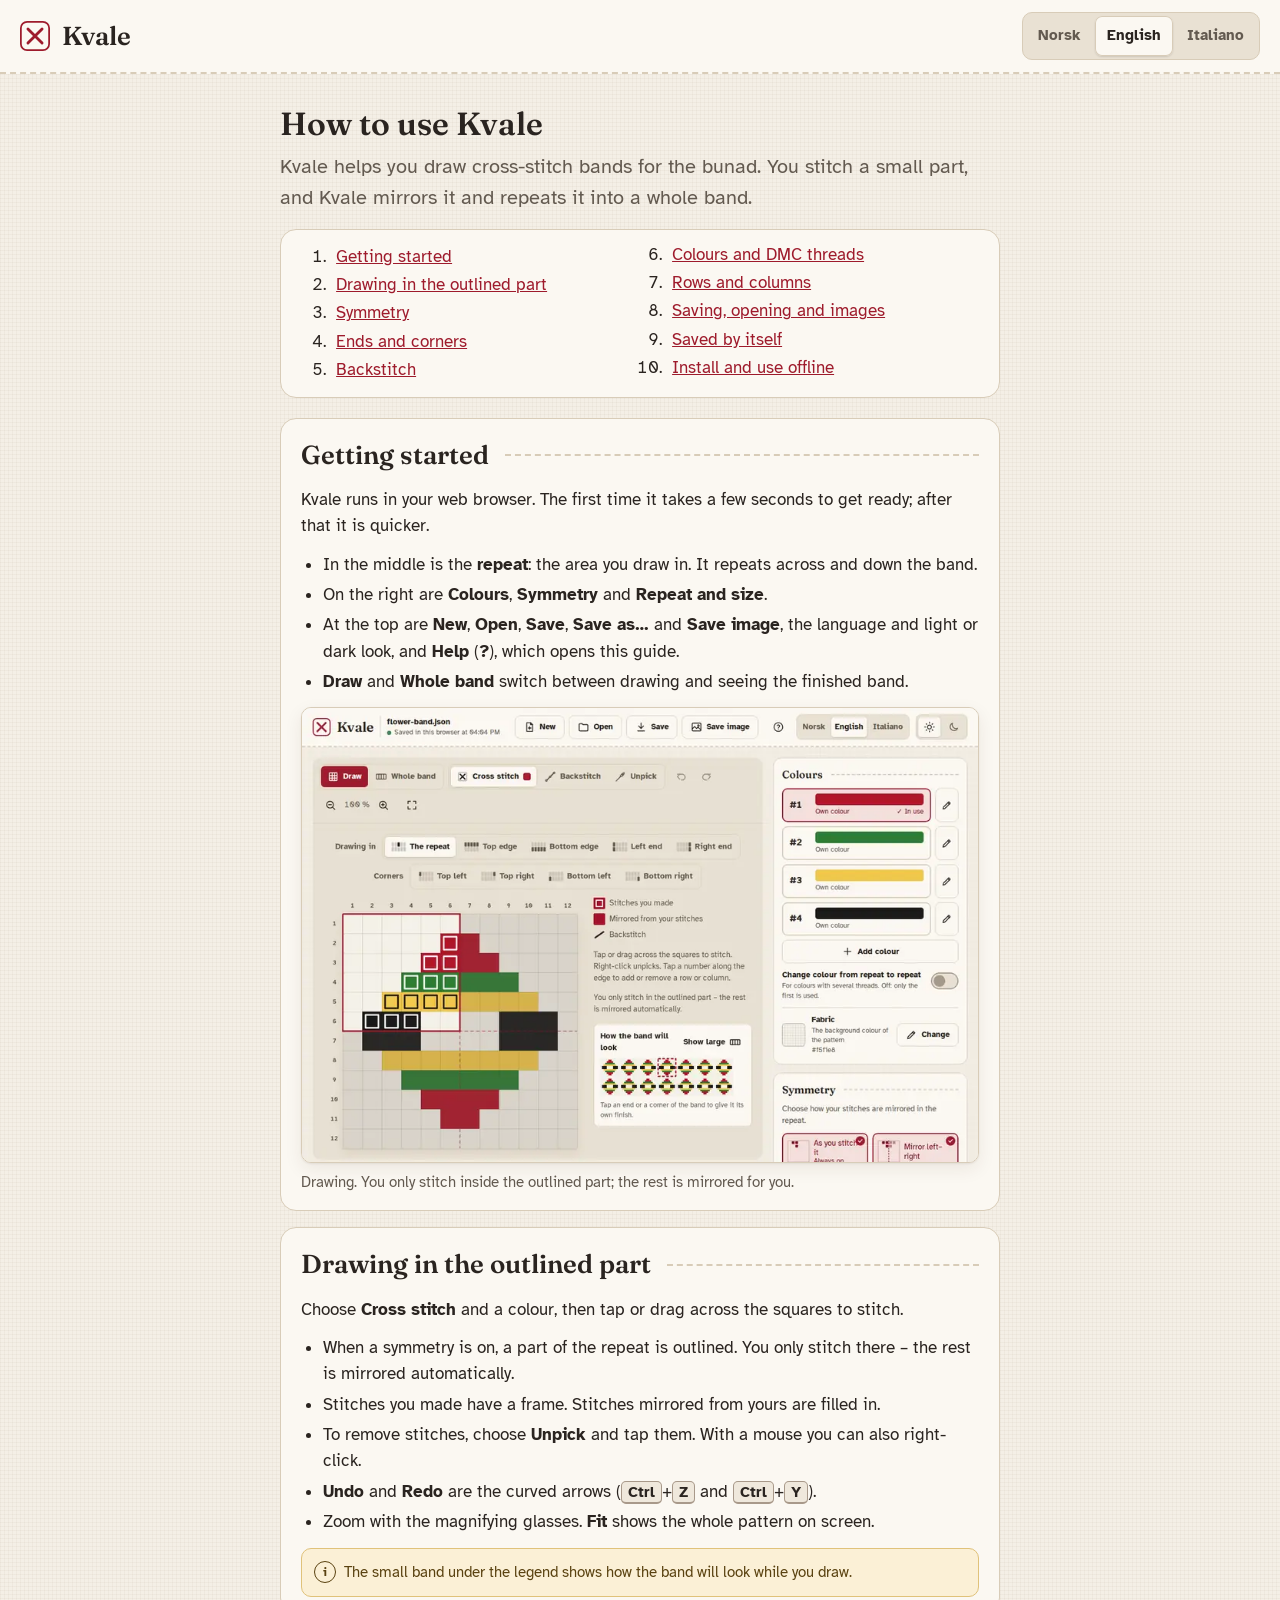
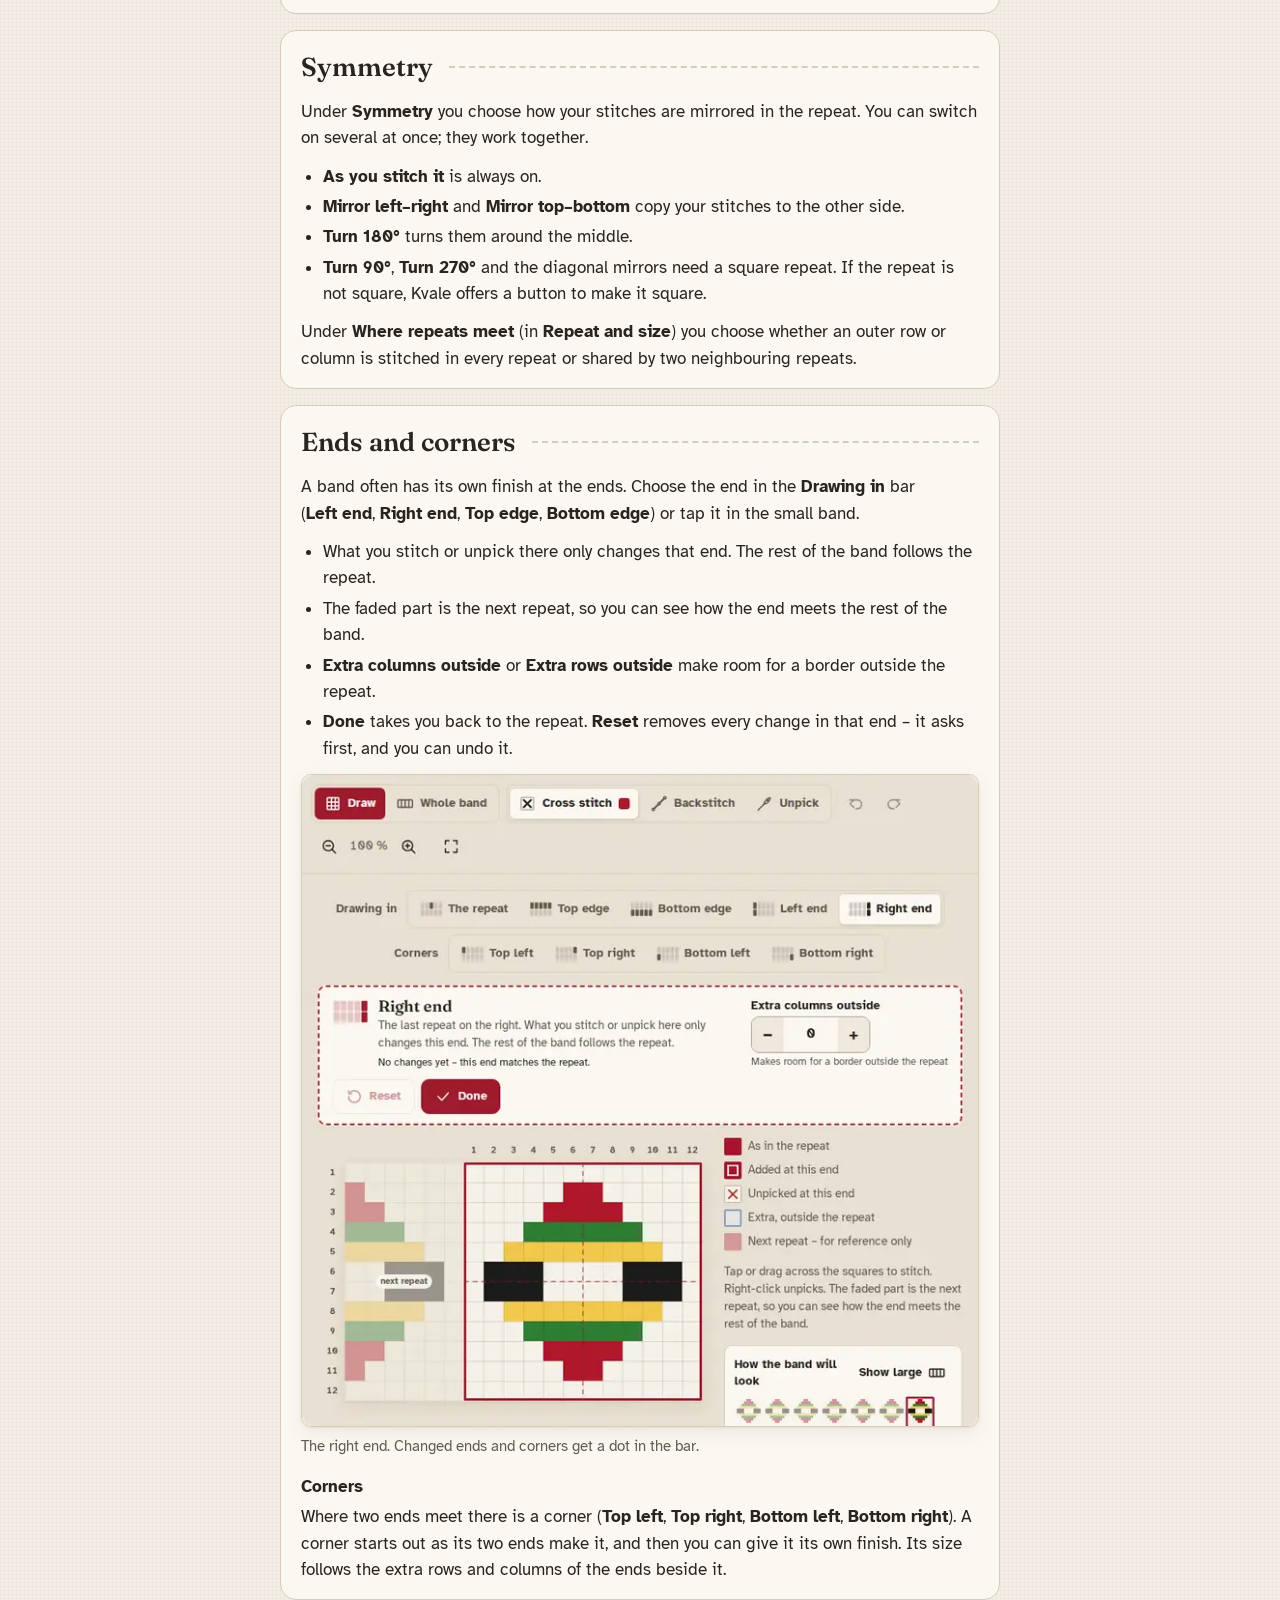
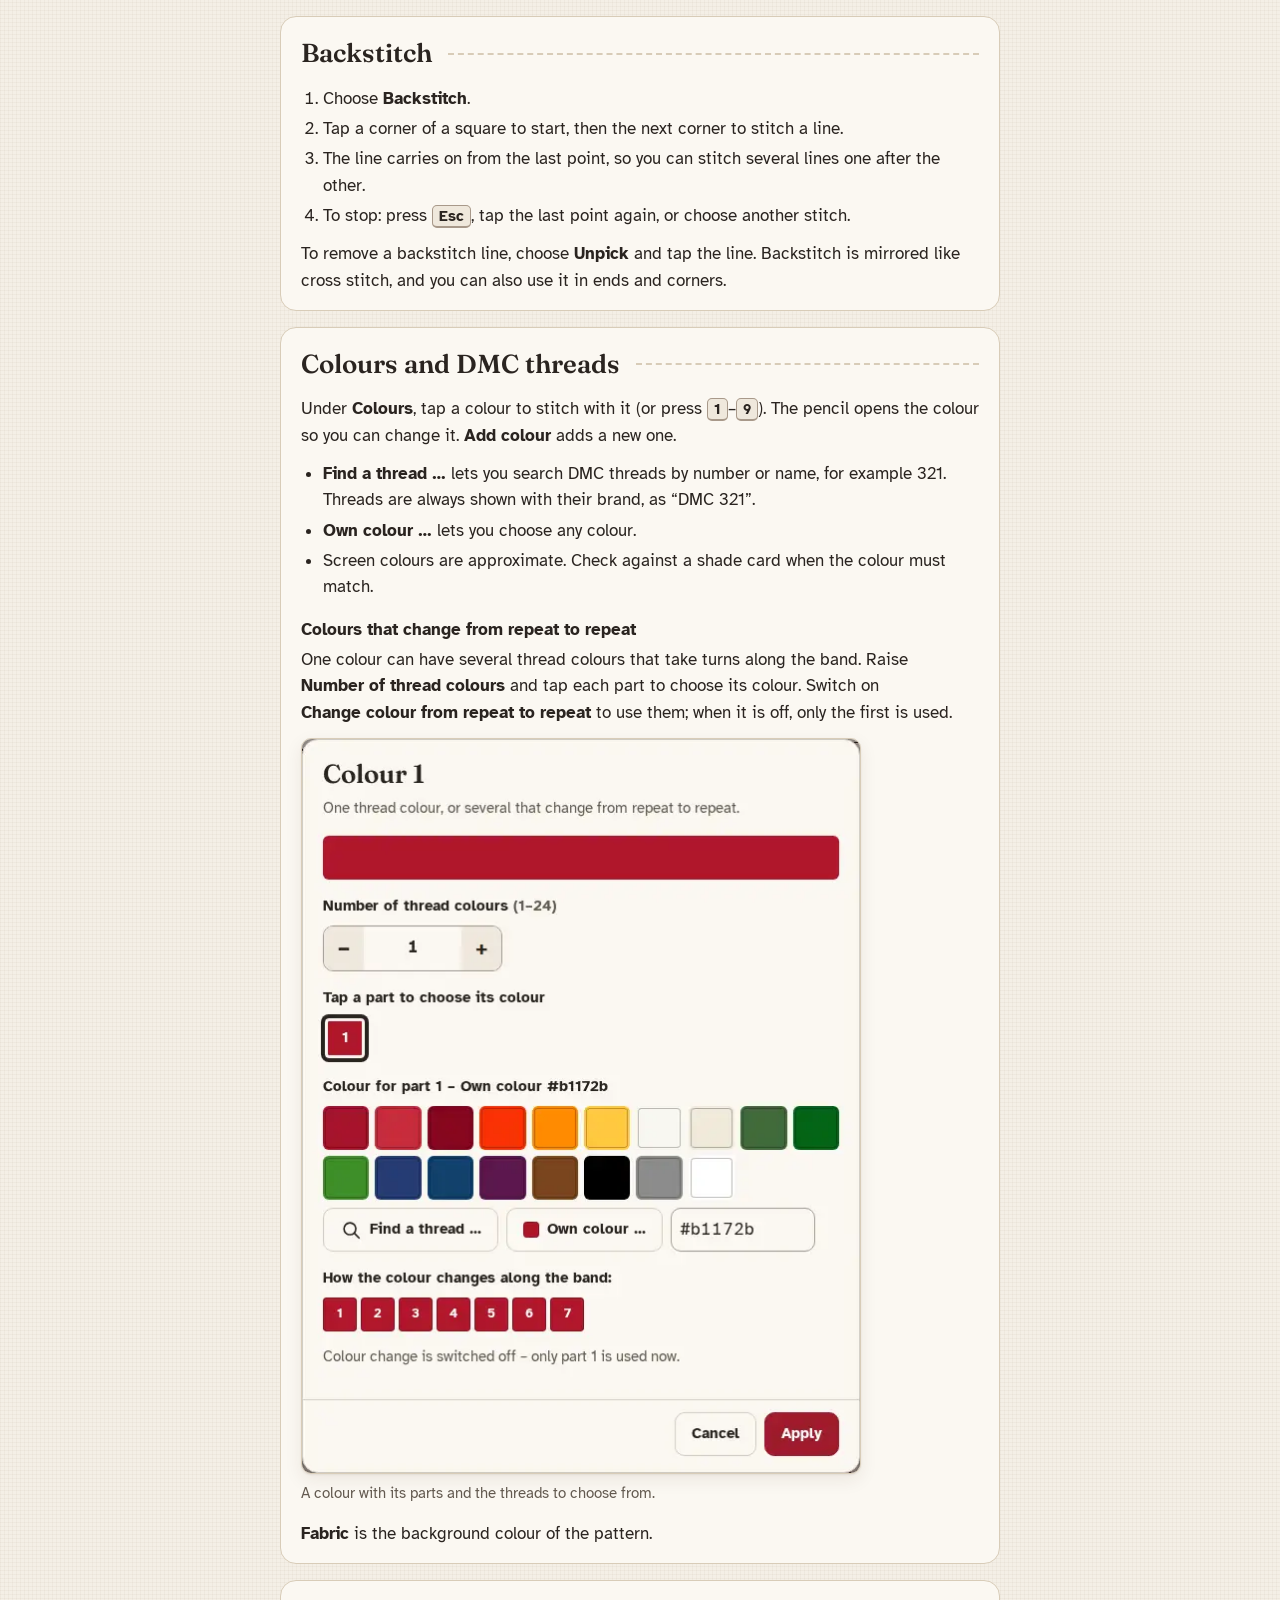
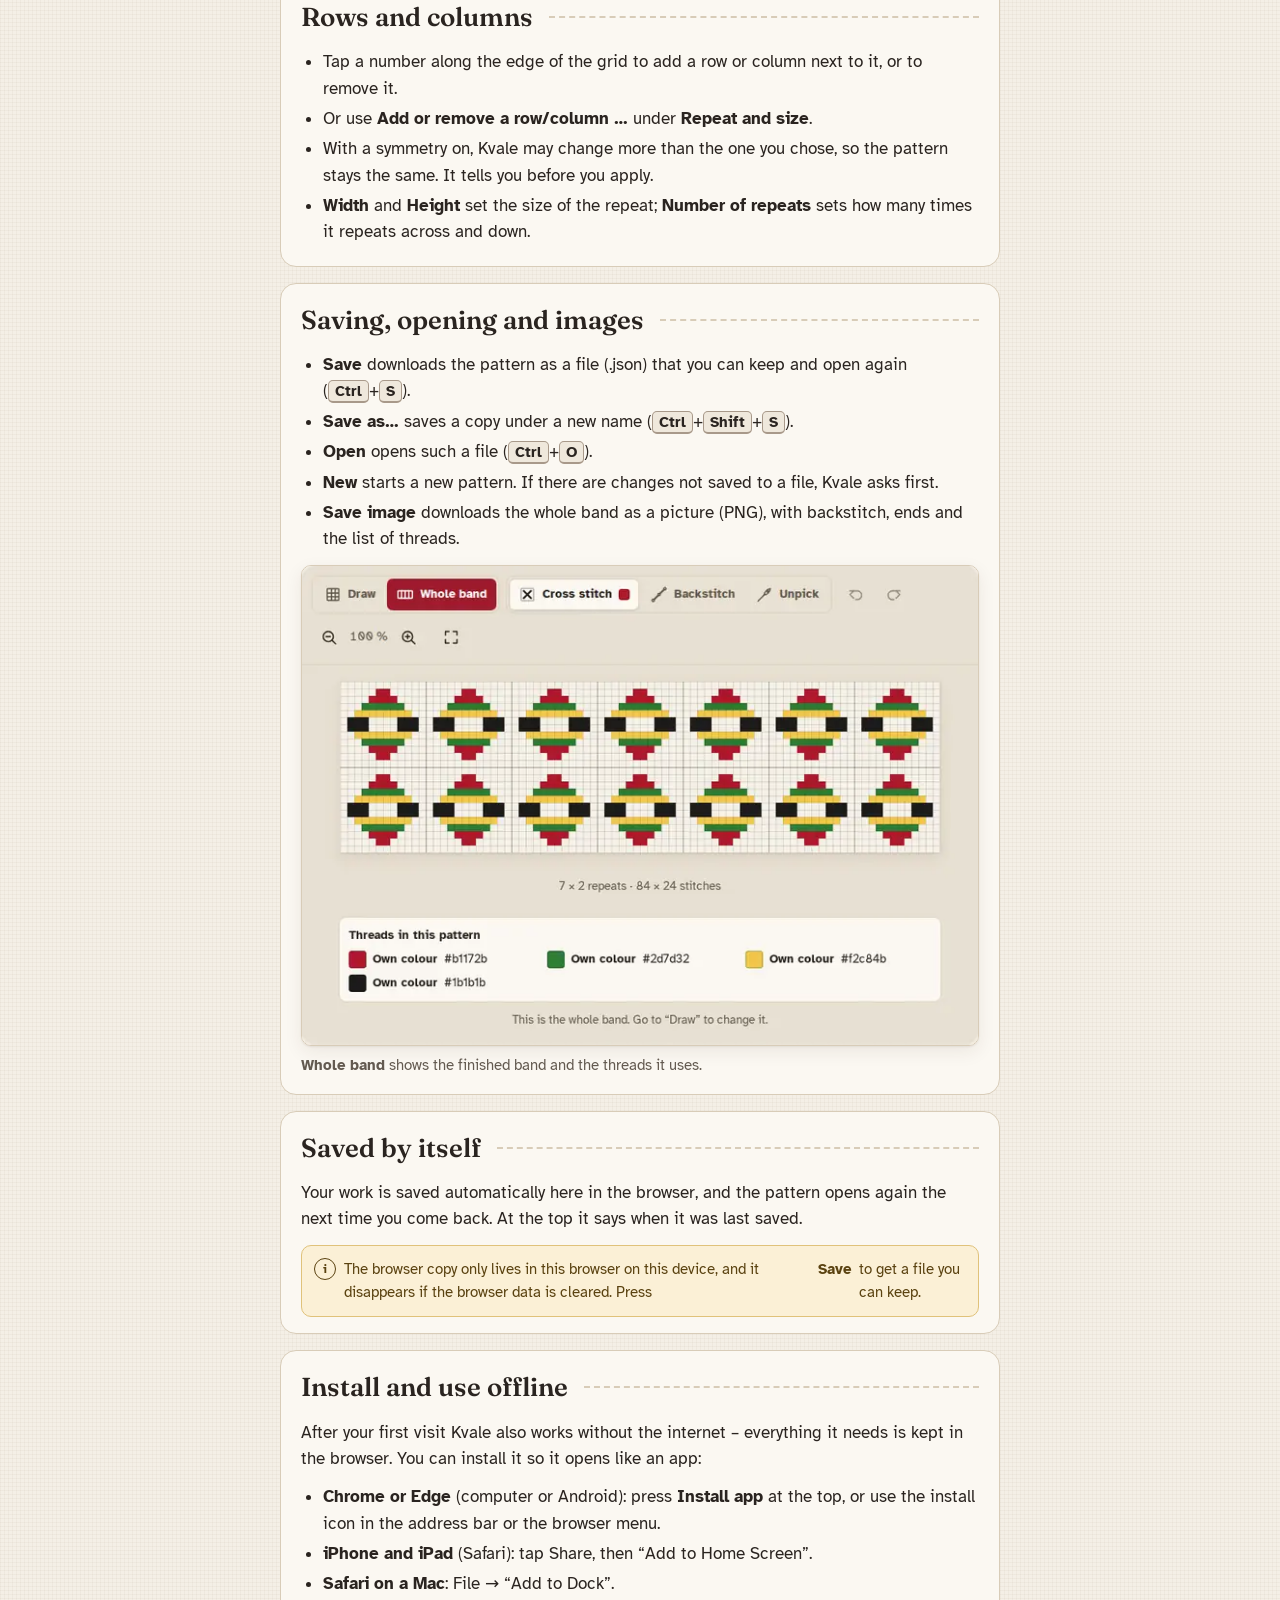
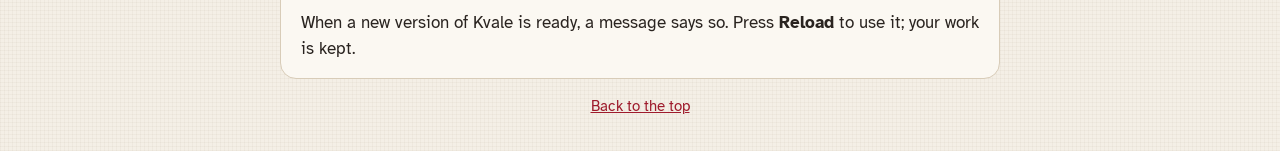
<file: web/guide/en.html>
<!doctype html>
<html lang="en">
<head>
  <meta charset="utf-8">
  <meta name="viewport" content="width=device-width, initial-scale=1">
  <title>How to use Kvale</title>
  <script>
    (function () {
      var root = document.documentElement, theme = null;
      try { theme = localStorage.getItem("kvale-theme"); } catch (e) {}
      if (theme === "light" || theme === "dark") root.dataset.theme = theme;
      if (window.self !== window.top) root.classList.add("in-app");
    })();
  </script>
  <link rel="icon" href="../icons/icon.svg" type="image/svg+xml">
  <link rel="stylesheet" href="https://fonts.googleapis.com/css2?family=Atkinson+Hyperlegible:wght@400;700&family=Fraunces:opsz,wght@9..144,500;9..144,600&display=swap">
  <link rel="stylesheet" href="../tokens.css">
  <link rel="stylesheet" href="guide.css">
</head>
<body>
  <header class="guide-top">
    <a class="brand" href="../" target="_top">
      <svg class="logo" viewBox="0 0 34 34" aria-hidden="true"><rect x="1" y="1" width="32" height="32" rx="7" fill="none" stroke="currentColor" stroke-width="2"/><path d="M9 9l16 16M25 9L9 25" stroke="currentColor" stroke-width="3.2" stroke-linecap="round"/></svg>
      <span class="wordmark">Kvale</span>
    </a>
    <nav class="langs" aria-label="Language">
      <a href="nb.html" lang="nb" hreflang="nb">Norsk</a>
      <a href="en.html" lang="en" hreflang="en" aria-current="page">English</a>
      <a href="it.html" lang="it" hreflang="it">Italiano</a>
    </nav>
  </header>

  <main id="top">
    <h1>How to use Kvale</h1>
    <p class="lead">Kvale helps you draw cross-stitch bands for the bunad. You stitch a small part, and Kvale mirrors it and repeats it into a whole band.</p>

    <nav class="toc" aria-label="Contents">
      <ol>
        <li><a href="#start">Getting started</a></li>
        <li><a href="#draw">Drawing in the outlined part</a></li>
        <li><a href="#symmetry">Symmetry</a></li>
        <li><a href="#ends">Ends and corners</a></li>
        <li><a href="#backstitch">Backstitch</a></li>
        <li><a href="#colours">Colours and DMC threads</a></li>
        <li><a href="#lines">Rows and columns</a></li>
        <li><a href="#files">Saving, opening and images</a></li>
        <li><a href="#autosave">Saved by itself</a></li>
        <li><a href="#install">Install and use offline</a></li>
      </ol>
    </nav>

    <section id="start">
      <h2>Getting started</h2>
      <p>Kvale runs in your web browser. The first time it takes a few seconds to get ready; after that it is quicker.</p>
      <ul>
        <li>In the middle is the <span class="ui">repeat</span>: the area you draw in. It repeats across and down the band.</li>
        <li>On the right are <span class="ui">Colours</span>, <span class="ui">Symmetry</span> and <span class="ui">Repeat and size</span>.</li>
        <li>At the top are <span class="ui">New</span>, <span class="ui">Open</span>, <span class="ui">Save</span>, <span class="ui">Save as…</span> and <span class="ui">Save image</span>, the language and light or dark look, and <span class="ui">Help</span> (<span class="ui">?</span>), which opens this guide.</li>
        <li><span class="ui">Draw</span> and <span class="ui">Whole band</span> switch between drawing and seeing the finished band.</li>
      </ul>
      <figure>
        <img src="img/en-draw.webp" width="880" height="591" alt="Kvale with a flower band: the repeat with the outlined part on the left, colours on the right.">
        <figcaption>Drawing. You only stitch inside the outlined part; the rest is mirrored for you.</figcaption>
      </figure>
    </section>

    <section id="draw">
      <h2>Drawing in the outlined part</h2>
      <p>Choose <span class="ui">Cross stitch</span> and a colour, then tap or drag across the squares to stitch.</p>
      <ul>
        <li>When a symmetry is on, a part of the repeat is outlined. You only stitch there – the rest is mirrored automatically.</li>
        <li>Stitches you made have a frame. Stitches mirrored from yours are filled in.</li>
        <li>To remove stitches, choose <span class="ui">Unpick</span> and tap them. With a mouse you can also right-click.</li>
        <li><span class="ui">Undo</span> and <span class="ui">Redo</span> are the curved arrows (<kbd>Ctrl</kbd>+<kbd>Z</kbd> and <kbd>Ctrl</kbd>+<kbd>Y</kbd>).</li>
        <li>Zoom with the magnifying glasses. <span class="ui">Fit</span> shows the whole pattern on screen.</li>
      </ul>
      <p class="tip">The small band under the legend shows how the band will look while you draw.</p>
    </section>

    <section id="symmetry">
      <h2>Symmetry</h2>
      <p>Under <span class="ui">Symmetry</span> you choose how your stitches are mirrored in the repeat. You can switch on several at once; they work together.</p>
      <ul>
        <li><span class="ui">As you stitch it</span> is always on.</li>
        <li><span class="ui">Mirror left–right</span> and <span class="ui">Mirror top–bottom</span> copy your stitches to the other side.</li>
        <li><span class="ui">Turn 180°</span> turns them around the middle.</li>
        <li><span class="ui">Turn 90°</span>, <span class="ui">Turn 270°</span> and the diagonal mirrors need a square repeat. If the repeat is not square, Kvale offers a button to make it square.</li>
      </ul>
      <p>Under <span class="ui">Where repeats meet</span> (in <span class="ui">Repeat and size</span>) you choose whether an outer row or column is stitched in every repeat or shared by two neighbouring repeats.</p>
    </section>

    <section id="ends">
      <h2>Ends and corners</h2>
      <p>A band often has its own finish at the ends. Choose the end in the <span class="ui">Drawing in</span> bar (<span class="ui">Left end</span>, <span class="ui">Right end</span>, <span class="ui">Top edge</span>, <span class="ui">Bottom edge</span>) or tap it in the small band.</p>
      <ul>
        <li>What you stitch or unpick there only changes that end. The rest of the band follows the repeat.</li>
        <li>The faded part is the next repeat, so you can see how the end meets the rest of the band.</li>
        <li><span class="ui">Extra columns outside</span> or <span class="ui">Extra rows outside</span> make room for a border outside the repeat.</li>
        <li><span class="ui">Done</span> takes you back to the repeat. <span class="ui">Reset</span> removes every change in that end – it asks first, and you can undo it.</li>
      </ul>
      <figure>
        <img src="img/en-end.webp" width="700" height="674" alt="The right end open for editing, with the next repeat faded beside it.">
        <figcaption>The right end. Changed ends and corners get a dot in the bar.</figcaption>
      </figure>
      <h3>Corners</h3>
      <p>Where two ends meet there is a corner (<span class="ui">Top left</span>, <span class="ui">Top right</span>, <span class="ui">Bottom left</span>, <span class="ui">Bottom right</span>). A corner starts out as its two ends make it, and then you can give it its own finish. Its size follows the extra rows and columns of the ends beside it.</p>
    </section>

    <section id="backstitch">
      <h2>Backstitch</h2>
      <ol>
        <li>Choose <span class="ui">Backstitch</span>.</li>
        <li>Tap a corner of a square to start, then the next corner to stitch a line.</li>
        <li>The line carries on from the last point, so you can stitch several lines one after the other.</li>
        <li>To stop: press <kbd>Esc</kbd>, tap the last point again, or choose another stitch.</li>
      </ol>
      <p>To remove a backstitch line, choose <span class="ui">Unpick</span> and tap the line. Backstitch is mirrored like cross stitch, and you can also use it in ends and corners.</p>
    </section>

    <section id="colours">
      <h2>Colours and DMC threads</h2>
      <p>Under <span class="ui">Colours</span>, tap a colour to stitch with it (or press <kbd>1</kbd>–<kbd>9</kbd>). The pencil opens the colour so you can change it. <span class="ui">Add colour</span> adds a new one.</p>
      <ul>
        <li><span class="ui">Find a thread …</span> lets you search DMC threads by number or name, for example 321. Threads are always shown with their brand, as “DMC 321”.</li>
        <li><span class="ui">Own colour …</span> lets you choose any colour.</li>
        <li>Screen colours are approximate. Check against a shade card when the colour must match.</li>
      </ul>
      <h3>Colours that change from repeat to repeat</h3>
      <p>One colour can have several thread colours that take turns along the band. Raise <span class="ui">Number of thread colours</span> and tap each part to choose its colour. Switch on <span class="ui">Change colour from repeat to repeat</span> to use them; when it is off, only the first is used.</p>
      <figure>
        <img src="img/en-colour.webp" width="560" height="736" alt="The dialog for colour 1, with the number of thread colours, the parts and the colour choices.">
        <figcaption>A colour with its parts and the threads to choose from.</figcaption>
      </figure>
      <p><span class="ui">Fabric</span> is the background colour of the pattern.</p>
    </section>

    <section id="lines">
      <h2>Rows and columns</h2>
      <ul>
        <li>Tap a number along the edge of the grid to add a row or column next to it, or to remove it.</li>
        <li>Or use <span class="ui">Add or remove a row/column …</span> under <span class="ui">Repeat and size</span>.</li>
        <li>With a symmetry on, Kvale may change more than the one you chose, so the pattern stays the same. It tells you before you apply.</li>
        <li><span class="ui">Width</span> and <span class="ui">Height</span> set the size of the repeat; <span class="ui">Number of repeats</span> sets how many times it repeats across and down.</li>
      </ul>
    </section>

    <section id="files">
      <h2>Saving, opening and images</h2>
      <ul>
        <li><span class="ui">Save</span> downloads the pattern as a file (.json) that you can keep and open again (<kbd>Ctrl</kbd>+<kbd>S</kbd>).</li>
        <li><span class="ui">Save as…</span> saves a copy under a new name (<kbd>Ctrl</kbd>+<kbd>Shift</kbd>+<kbd>S</kbd>).</li>
        <li><span class="ui">Open</span> opens such a file (<kbd>Ctrl</kbd>+<kbd>O</kbd>).</li>
        <li><span class="ui">New</span> starts a new pattern. If there are changes not saved to a file, Kvale asks first.</li>
        <li><span class="ui">Save image</span> downloads the whole band as a picture (PNG), with backstitch, ends and the list of threads.</li>
      </ul>
      <figure>
        <img src="img/en-band.webp" width="700" height="497" alt="The whole band, with the threads in the pattern listed below.">
        <figcaption><span class="ui">Whole band</span> shows the finished band and the threads it uses.</figcaption>
      </figure>
    </section>

    <section id="autosave">
      <h2>Saved by itself</h2>
      <p>Your work is saved automatically here in the browser, and the pattern opens again the next time you come back. At the top it says when it was last saved.</p>
      <p class="tip">The browser copy only lives in this browser on this device, and it disappears if the browser data is cleared. Press <span class="ui">Save</span> to get a file you can keep.</p>
    </section>

    <section id="install">
      <h2>Install and use offline</h2>
      <p>After your first visit Kvale also works without the internet – everything it needs is kept in the browser. You can install it so it opens like an app:</p>
      <ul>
        <li><strong>Chrome or Edge</strong> (computer or Android): press <span class="ui">Install app</span> at the top, or use the install icon in the address bar or the browser menu.</li>
        <li><strong>iPhone and iPad</strong> (Safari): tap Share, then “Add to Home Screen”.</li>
        <li><strong>Safari on a Mac</strong>: File → “Add to Dock”.</li>
      </ul>
      <p>When a new version of Kvale is ready, a message says so. Press <span class="ui">Reload</span> to use it; your work is kept.</p>
    </section>

    <a class="back-top" href="#top">Back to the top</a>
  </main>
</body>
</html>
</file>
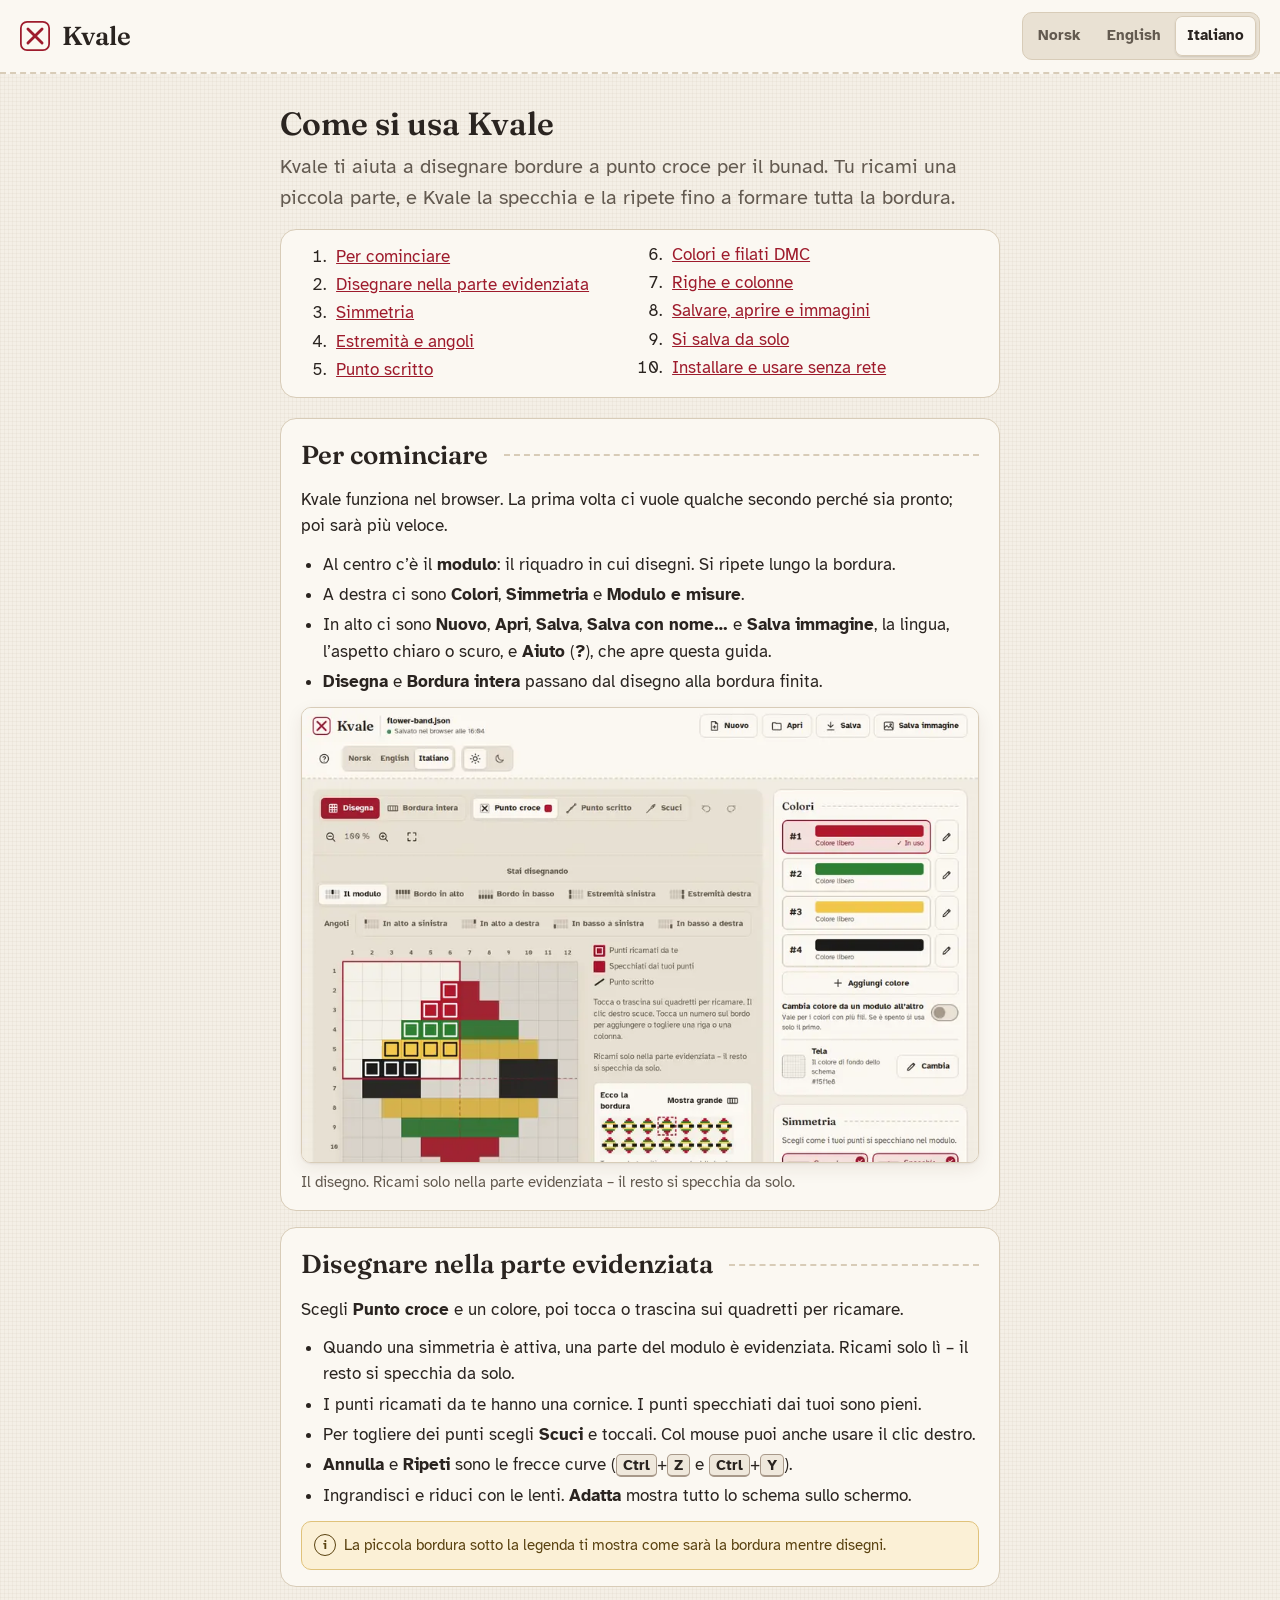
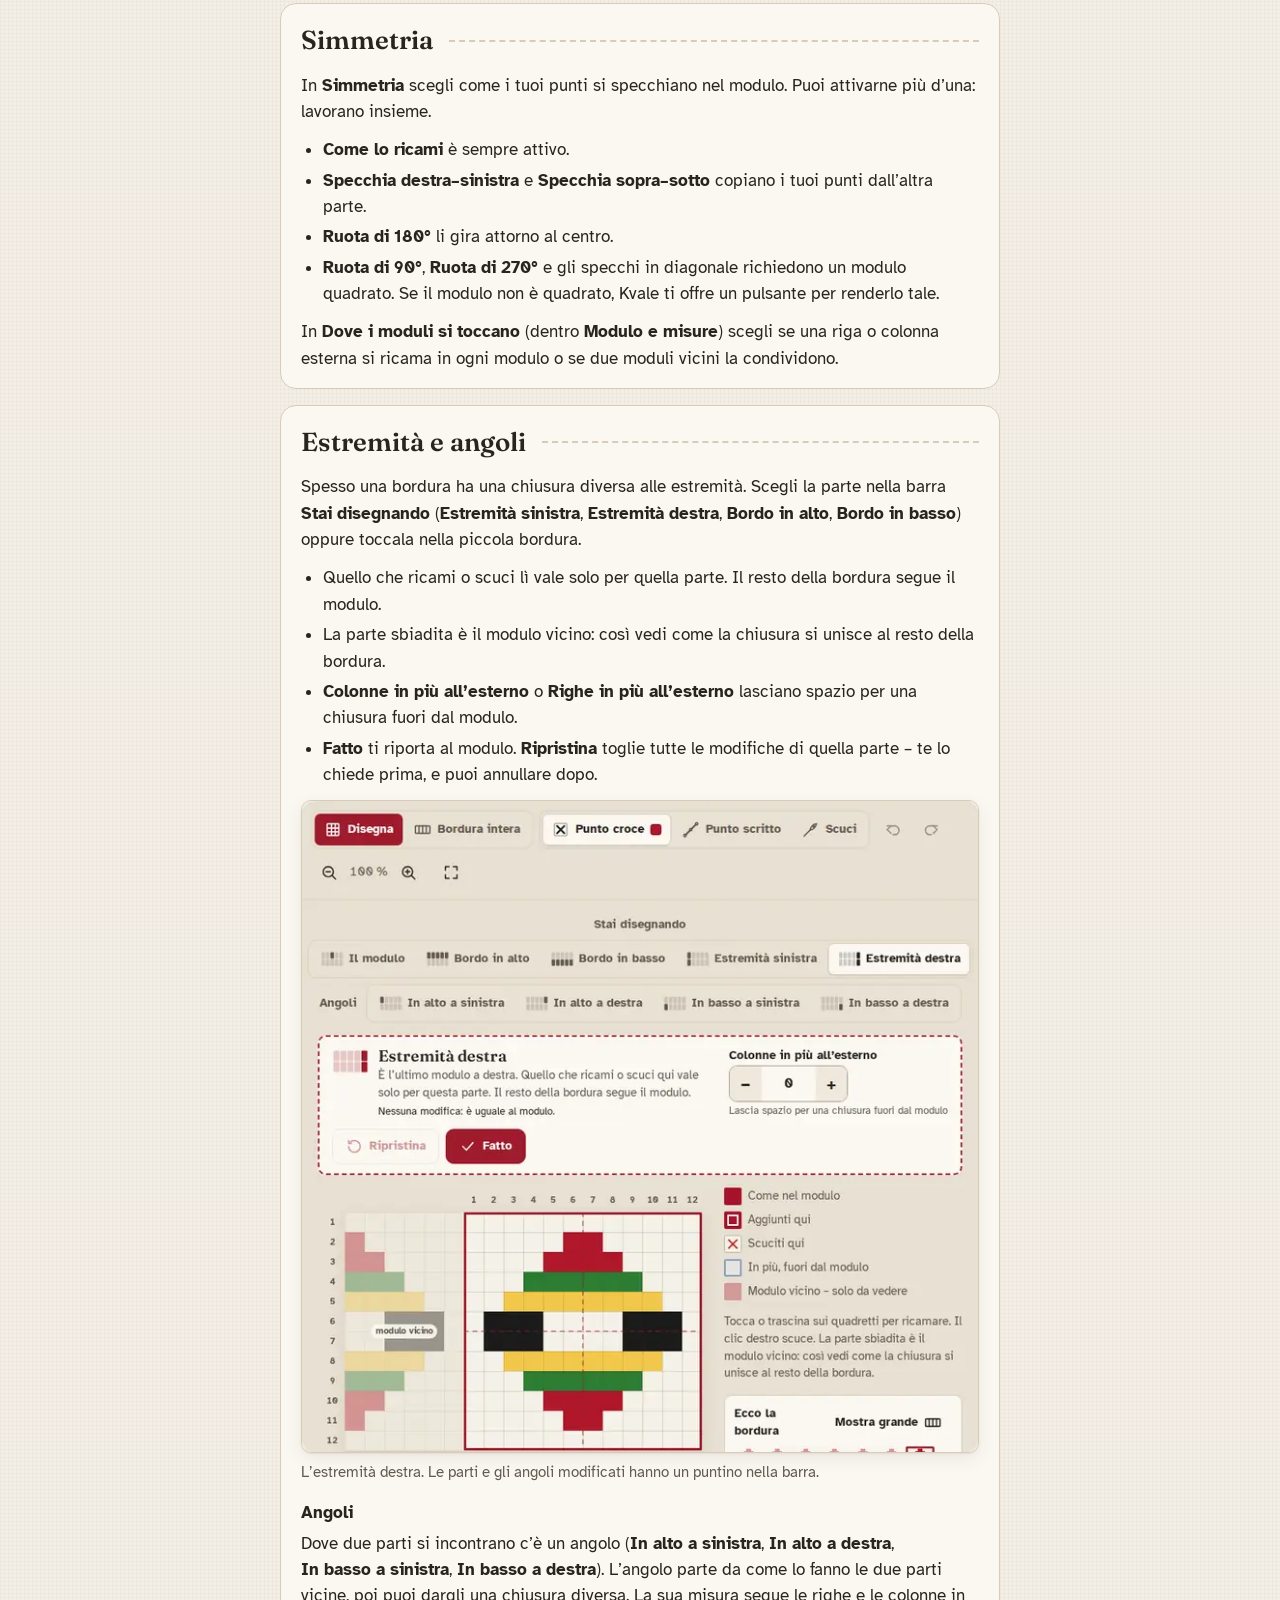
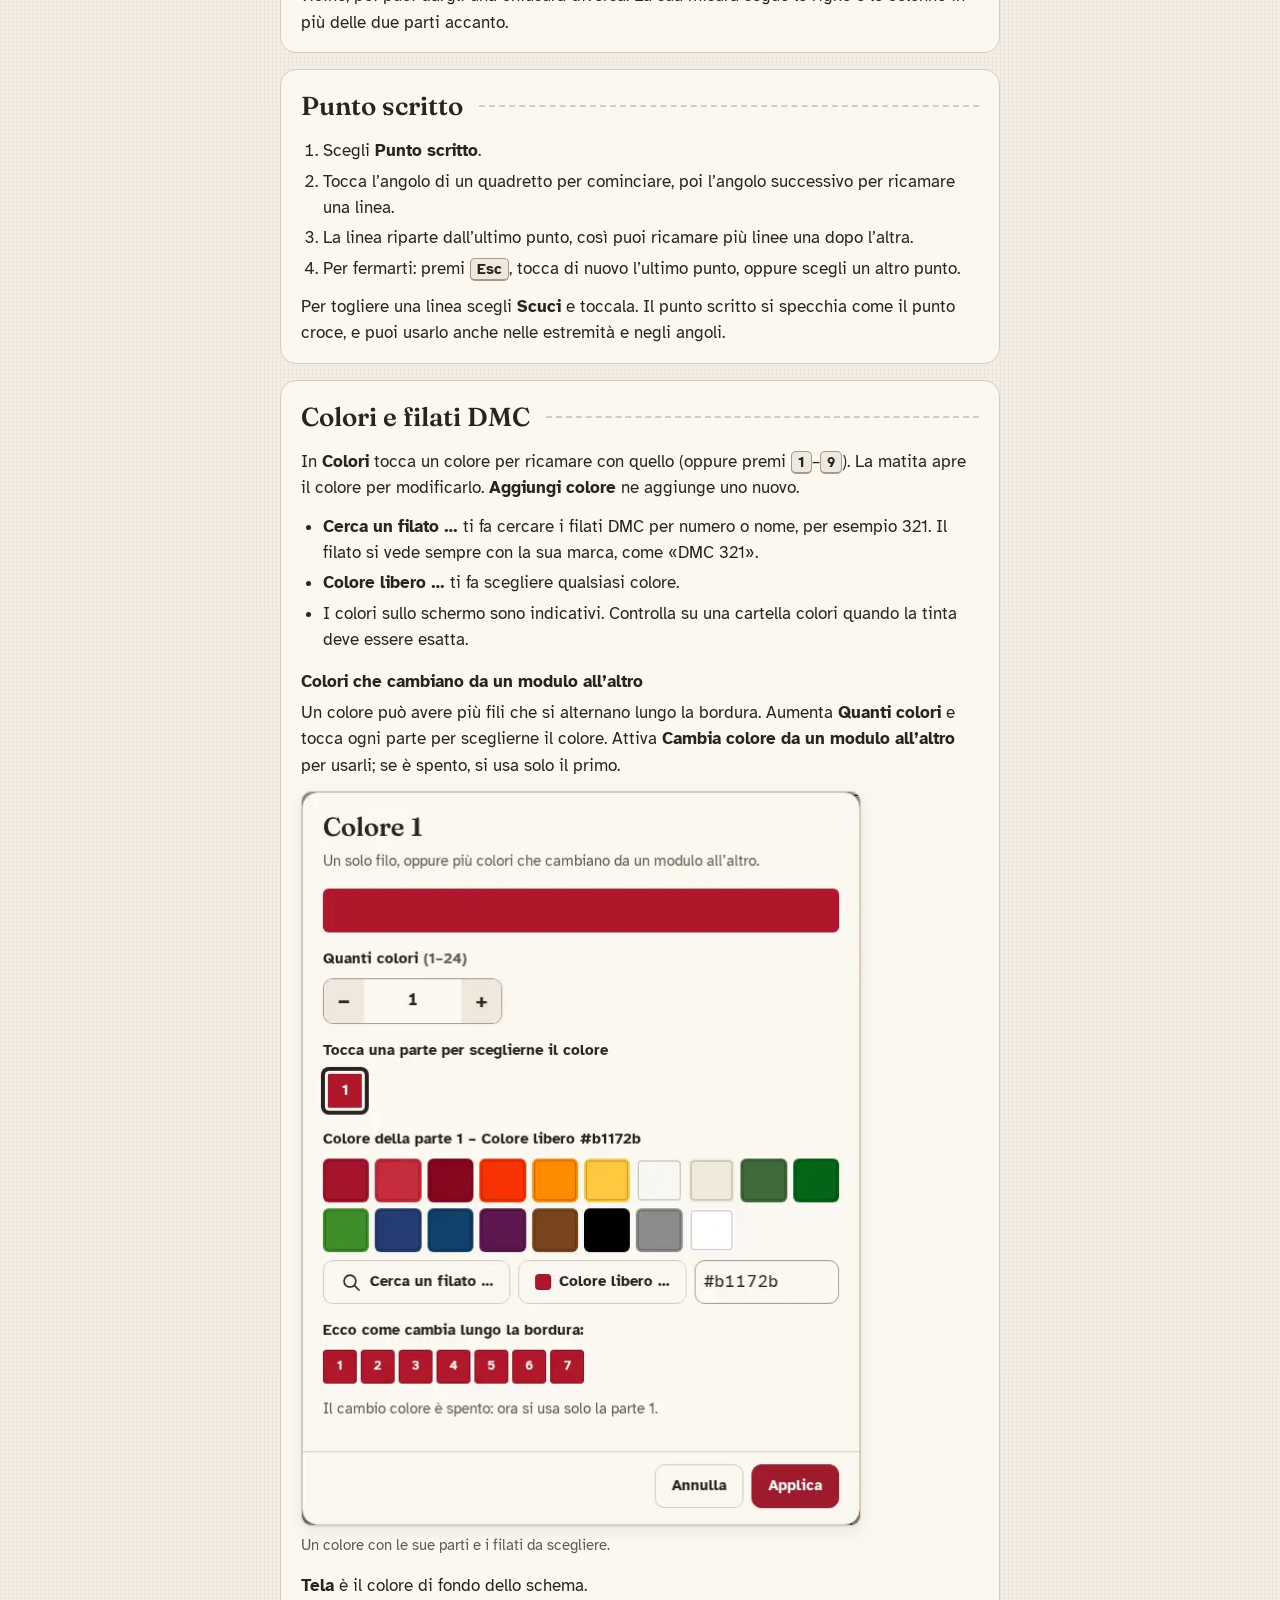
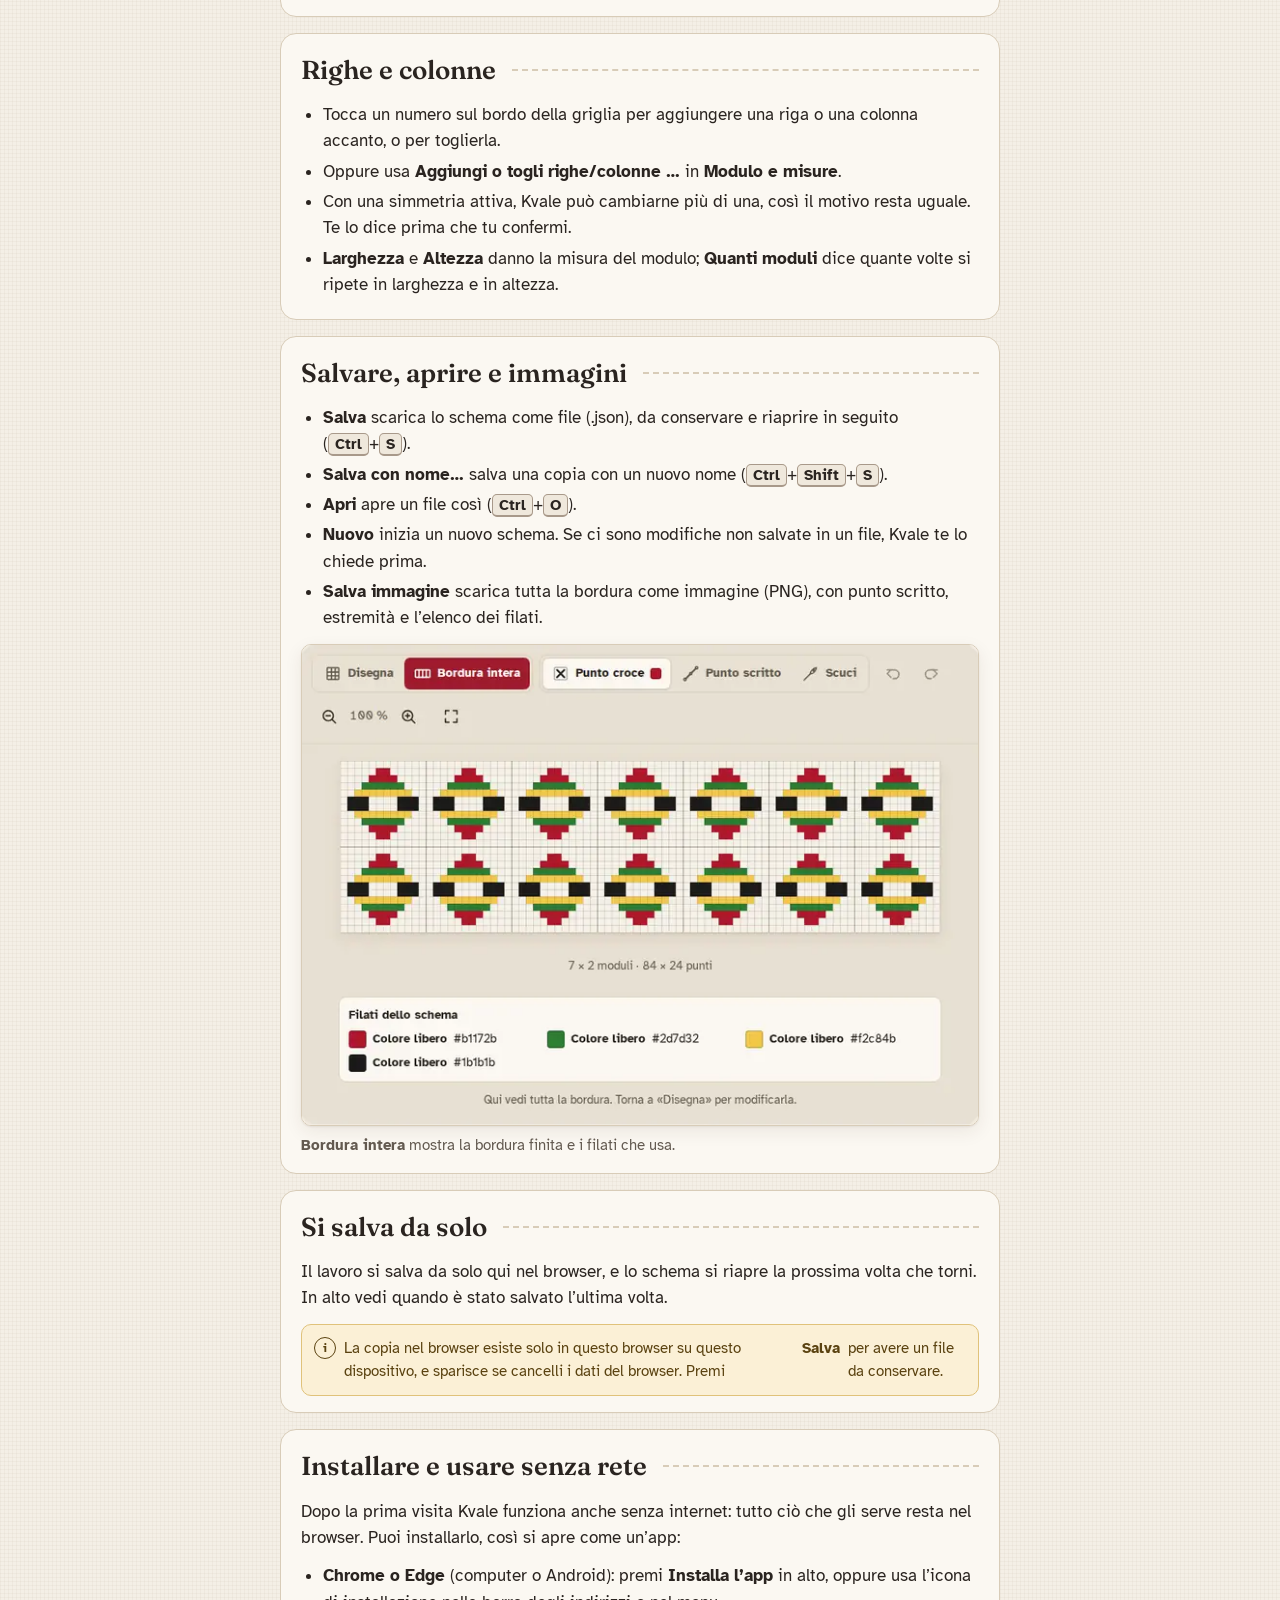
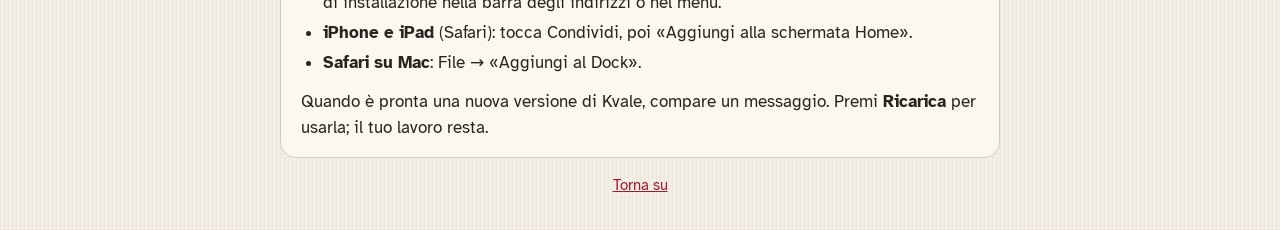
<file: web/guide/it.html>
<!doctype html>
<html lang="it">
<head>
  <meta charset="utf-8">
  <meta name="viewport" content="width=device-width, initial-scale=1">
  <title>Come si usa Kvale</title>
  <script>
    (function () {
      var root = document.documentElement, theme = null;
      try { theme = localStorage.getItem("kvale-theme"); } catch (e) {}
      if (theme === "light" || theme === "dark") root.dataset.theme = theme;
      if (window.self !== window.top) root.classList.add("in-app");
    })();
  </script>
  <link rel="icon" href="../icons/icon.svg" type="image/svg+xml">
  <link rel="stylesheet" href="https://fonts.googleapis.com/css2?family=Atkinson+Hyperlegible:wght@400;700&family=Fraunces:opsz,wght@9..144,500;9..144,600&display=swap">
  <link rel="stylesheet" href="../tokens.css">
  <link rel="stylesheet" href="guide.css">
</head>
<body>
  <header class="guide-top">
    <a class="brand" href="../" target="_top">
      <svg class="logo" viewBox="0 0 34 34" aria-hidden="true"><rect x="1" y="1" width="32" height="32" rx="7" fill="none" stroke="currentColor" stroke-width="2"/><path d="M9 9l16 16M25 9L9 25" stroke="currentColor" stroke-width="3.2" stroke-linecap="round"/></svg>
      <span class="wordmark">Kvale</span>
    </a>
    <nav class="langs" aria-label="Lingua">
      <a href="nb.html" lang="nb" hreflang="nb">Norsk</a>
      <a href="en.html" lang="en" hreflang="en">English</a>
      <a href="it.html" lang="it" hreflang="it" aria-current="page">Italiano</a>
    </nav>
  </header>

  <main id="top">
    <h1>Come si usa Kvale</h1>
    <p class="lead">Kvale ti aiuta a disegnare bordure a punto croce per il bunad. Tu ricami una piccola parte, e Kvale la specchia e la ripete fino a formare tutta la bordura.</p>

    <nav class="toc" aria-label="Indice">
      <ol>
        <li><a href="#start">Per cominciare</a></li>
        <li><a href="#draw">Disegnare nella parte evidenziata</a></li>
        <li><a href="#symmetry">Simmetria</a></li>
        <li><a href="#ends">Estremità e angoli</a></li>
        <li><a href="#backstitch">Punto scritto</a></li>
        <li><a href="#colours">Colori e filati DMC</a></li>
        <li><a href="#lines">Righe e colonne</a></li>
        <li><a href="#files">Salvare, aprire e immagini</a></li>
        <li><a href="#autosave">Si salva da solo</a></li>
        <li><a href="#install">Installare e usare senza rete</a></li>
      </ol>
    </nav>

    <section id="start">
      <h2>Per cominciare</h2>
      <p>Kvale funziona nel browser. La prima volta ci vuole qualche secondo perché sia pronto; poi sarà più veloce.</p>
      <ul>
        <li>Al centro c’è il <span class="ui">modulo</span>: il riquadro in cui disegni. Si ripete lungo la bordura.</li>
        <li>A destra ci sono <span class="ui">Colori</span>, <span class="ui">Simmetria</span> e <span class="ui">Modulo e misure</span>.</li>
        <li>In alto ci sono <span class="ui">Nuovo</span>, <span class="ui">Apri</span>, <span class="ui">Salva</span>, <span class="ui">Salva con nome…</span> e <span class="ui">Salva immagine</span>, la lingua, l’aspetto chiaro o scuro, e <span class="ui">Aiuto</span> (<span class="ui">?</span>), che apre questa guida.</li>
        <li><span class="ui">Disegna</span> e <span class="ui">Bordura intera</span> passano dal disegno alla bordura finita.</li>
      </ul>
      <figure>
        <img src="img/it-draw.webp" width="880" height="591" alt="Kvale con una bordura a fiori: il modulo con la parte evidenziata a sinistra, i colori a destra.">
        <figcaption>Il disegno. Ricami solo nella parte evidenziata – il resto si specchia da solo.</figcaption>
      </figure>
    </section>

    <section id="draw">
      <h2>Disegnare nella parte evidenziata</h2>
      <p>Scegli <span class="ui">Punto croce</span> e un colore, poi tocca o trascina sui quadretti per ricamare.</p>
      <ul>
        <li>Quando una simmetria è attiva, una parte del modulo è evidenziata. Ricami solo lì – il resto si specchia da solo.</li>
        <li>I punti ricamati da te hanno una cornice. I punti specchiati dai tuoi sono pieni.</li>
        <li>Per togliere dei punti scegli <span class="ui">Scuci</span> e toccali. Col mouse puoi anche usare il clic destro.</li>
        <li><span class="ui">Annulla</span> e <span class="ui">Ripeti</span> sono le frecce curve (<kbd>Ctrl</kbd>+<kbd>Z</kbd> e <kbd>Ctrl</kbd>+<kbd>Y</kbd>).</li>
        <li>Ingrandisci e riduci con le lenti. <span class="ui">Adatta</span> mostra tutto lo schema sullo schermo.</li>
      </ul>
      <p class="tip">La piccola bordura sotto la legenda ti mostra come sarà la bordura mentre disegni.</p>
    </section>

    <section id="symmetry">
      <h2>Simmetria</h2>
      <p>In <span class="ui">Simmetria</span> scegli come i tuoi punti si specchiano nel modulo. Puoi attivarne più d’una: lavorano insieme.</p>
      <ul>
        <li><span class="ui">Come lo ricami</span> è sempre attivo.</li>
        <li><span class="ui">Specchia destra–sinistra</span> e <span class="ui">Specchia sopra–sotto</span> copiano i tuoi punti dall’altra parte.</li>
        <li><span class="ui">Ruota di 180°</span> li gira attorno al centro.</li>
        <li><span class="ui">Ruota di 90°</span>, <span class="ui">Ruota di 270°</span> e gli specchi in diagonale richiedono un modulo quadrato. Se il modulo non è quadrato, Kvale ti offre un pulsante per renderlo tale.</li>
      </ul>
      <p>In <span class="ui">Dove i moduli si toccano</span> (dentro <span class="ui">Modulo e misure</span>) scegli se una riga o colonna esterna si ricama in ogni modulo o se due moduli vicini la condividono.</p>
    </section>

    <section id="ends">
      <h2>Estremità e angoli</h2>
      <p>Spesso una bordura ha una chiusura diversa alle estremità. Scegli la parte nella barra <span class="ui">Stai disegnando</span> (<span class="ui">Estremità sinistra</span>, <span class="ui">Estremità destra</span>, <span class="ui">Bordo in alto</span>, <span class="ui">Bordo in basso</span>) oppure toccala nella piccola bordura.</p>
      <ul>
        <li>Quello che ricami o scuci lì vale solo per quella parte. Il resto della bordura segue il modulo.</li>
        <li>La parte sbiadita è il modulo vicino: così vedi come la chiusura si unisce al resto della bordura.</li>
        <li><span class="ui">Colonne in più all’esterno</span> o <span class="ui">Righe in più all’esterno</span> lasciano spazio per una chiusura fuori dal modulo.</li>
        <li><span class="ui">Fatto</span> ti riporta al modulo. <span class="ui">Ripristina</span> toglie tutte le modifiche di quella parte – te lo chiede prima, e puoi annullare dopo.</li>
      </ul>
      <figure>
        <img src="img/it-end.webp" width="700" height="674" alt="L’estremità destra aperta per la modifica, con il modulo vicino sbiadito accanto.">
        <figcaption>L’estremità destra. Le parti e gli angoli modificati hanno un puntino nella barra.</figcaption>
      </figure>
      <h3>Angoli</h3>
      <p>Dove due parti si incontrano c’è un angolo (<span class="ui">In alto a sinistra</span>, <span class="ui">In alto a destra</span>, <span class="ui">In basso a sinistra</span>, <span class="ui">In basso a destra</span>). L’angolo parte da come lo fanno le due parti vicine, poi puoi dargli una chiusura diversa. La sua misura segue le righe e le colonne in più delle due parti accanto.</p>
    </section>

    <section id="backstitch">
      <h2>Punto scritto</h2>
      <ol>
        <li>Scegli <span class="ui">Punto scritto</span>.</li>
        <li>Tocca l’angolo di un quadretto per cominciare, poi l’angolo successivo per ricamare una linea.</li>
        <li>La linea riparte dall’ultimo punto, così puoi ricamare più linee una dopo l’altra.</li>
        <li>Per fermarti: premi <kbd>Esc</kbd>, tocca di nuovo l’ultimo punto, oppure scegli un altro punto.</li>
      </ol>
      <p>Per togliere una linea scegli <span class="ui">Scuci</span> e toccala. Il punto scritto si specchia come il punto croce, e puoi usarlo anche nelle estremità e negli angoli.</p>
    </section>

    <section id="colours">
      <h2>Colori e filati DMC</h2>
      <p>In <span class="ui">Colori</span> tocca un colore per ricamare con quello (oppure premi <kbd>1</kbd>–<kbd>9</kbd>). La matita apre il colore per modificarlo. <span class="ui">Aggiungi colore</span> ne aggiunge uno nuovo.</p>
      <ul>
        <li><span class="ui">Cerca un filato …</span> ti fa cercare i filati DMC per numero o nome, per esempio 321. Il filato si vede sempre con la sua marca, come «DMC 321».</li>
        <li><span class="ui">Colore libero …</span> ti fa scegliere qualsiasi colore.</li>
        <li>I colori sullo schermo sono indicativi. Controlla su una cartella colori quando la tinta deve essere esatta.</li>
      </ul>
      <h3>Colori che cambiano da un modulo all’altro</h3>
      <p>Un colore può avere più fili che si alternano lungo la bordura. Aumenta <span class="ui">Quanti colori</span> e tocca ogni parte per sceglierne il colore. Attiva <span class="ui">Cambia colore da un modulo all’altro</span> per usarli; se è spento, si usa solo il primo.</p>
      <figure>
        <img src="img/it-colour.webp" width="560" height="736" alt="La finestra del colore 1, con il numero di colori, le parti e i colori da scegliere.">
        <figcaption>Un colore con le sue parti e i filati da scegliere.</figcaption>
      </figure>
      <p><span class="ui">Tela</span> è il colore di fondo dello schema.</p>
    </section>

    <section id="lines">
      <h2>Righe e colonne</h2>
      <ul>
        <li>Tocca un numero sul bordo della griglia per aggiungere una riga o una colonna accanto, o per toglierla.</li>
        <li>Oppure usa <span class="ui">Aggiungi o togli righe/colonne …</span> in <span class="ui">Modulo e misure</span>.</li>
        <li>Con una simmetria attiva, Kvale può cambiarne più di una, così il motivo resta uguale. Te lo dice prima che tu confermi.</li>
        <li><span class="ui">Larghezza</span> e <span class="ui">Altezza</span> danno la misura del modulo; <span class="ui">Quanti moduli</span> dice quante volte si ripete in larghezza e in altezza.</li>
      </ul>
    </section>

    <section id="files">
      <h2>Salvare, aprire e immagini</h2>
      <ul>
        <li><span class="ui">Salva</span> scarica lo schema come file (.json), da conservare e riaprire in seguito (<kbd>Ctrl</kbd>+<kbd>S</kbd>).</li>
        <li><span class="ui">Salva con nome…</span> salva una copia con un nuovo nome (<kbd>Ctrl</kbd>+<kbd>Shift</kbd>+<kbd>S</kbd>).</li>
        <li><span class="ui">Apri</span> apre un file così (<kbd>Ctrl</kbd>+<kbd>O</kbd>).</li>
        <li><span class="ui">Nuovo</span> inizia un nuovo schema. Se ci sono modifiche non salvate in un file, Kvale te lo chiede prima.</li>
        <li><span class="ui">Salva immagine</span> scarica tutta la bordura come immagine (PNG), con punto scritto, estremità e l’elenco dei filati.</li>
      </ul>
      <figure>
        <img src="img/it-band.webp" width="700" height="497" alt="La bordura intera, con sotto l’elenco dei filati dello schema.">
        <figcaption><span class="ui">Bordura intera</span> mostra la bordura finita e i filati che usa.</figcaption>
      </figure>
    </section>

    <section id="autosave">
      <h2>Si salva da solo</h2>
      <p>Il lavoro si salva da solo qui nel browser, e lo schema si riapre la prossima volta che torni. In alto vedi quando è stato salvato l’ultima volta.</p>
      <p class="tip">La copia nel browser esiste solo in questo browser su questo dispositivo, e sparisce se cancelli i dati del browser. Premi <span class="ui">Salva</span> per avere un file da conservare.</p>
    </section>

    <section id="install">
      <h2>Installare e usare senza rete</h2>
      <p>Dopo la prima visita Kvale funziona anche senza internet: tutto ciò che gli serve resta nel browser. Puoi installarlo, così si apre come un’app:</p>
      <ul>
        <li><strong>Chrome o Edge</strong> (computer o Android): premi <span class="ui">Installa l’app</span> in alto, oppure usa l’icona di installazione nella barra degli indirizzi o nel menu.</li>
        <li><strong>iPhone e iPad</strong> (Safari): tocca Condividi, poi «Aggiungi alla schermata Home».</li>
        <li><strong>Safari su Mac</strong>: File → «Aggiungi al Dock».</li>
      </ul>
      <p>Quando è pronta una nuova versione di Kvale, compare un messaggio. Premi <span class="ui">Ricarica</span> per usarla; il tuo lavoro resta.</p>
    </section>

    <a class="back-top" href="#top">Torna su</a>
  </main>
</body>
</html>
</file>
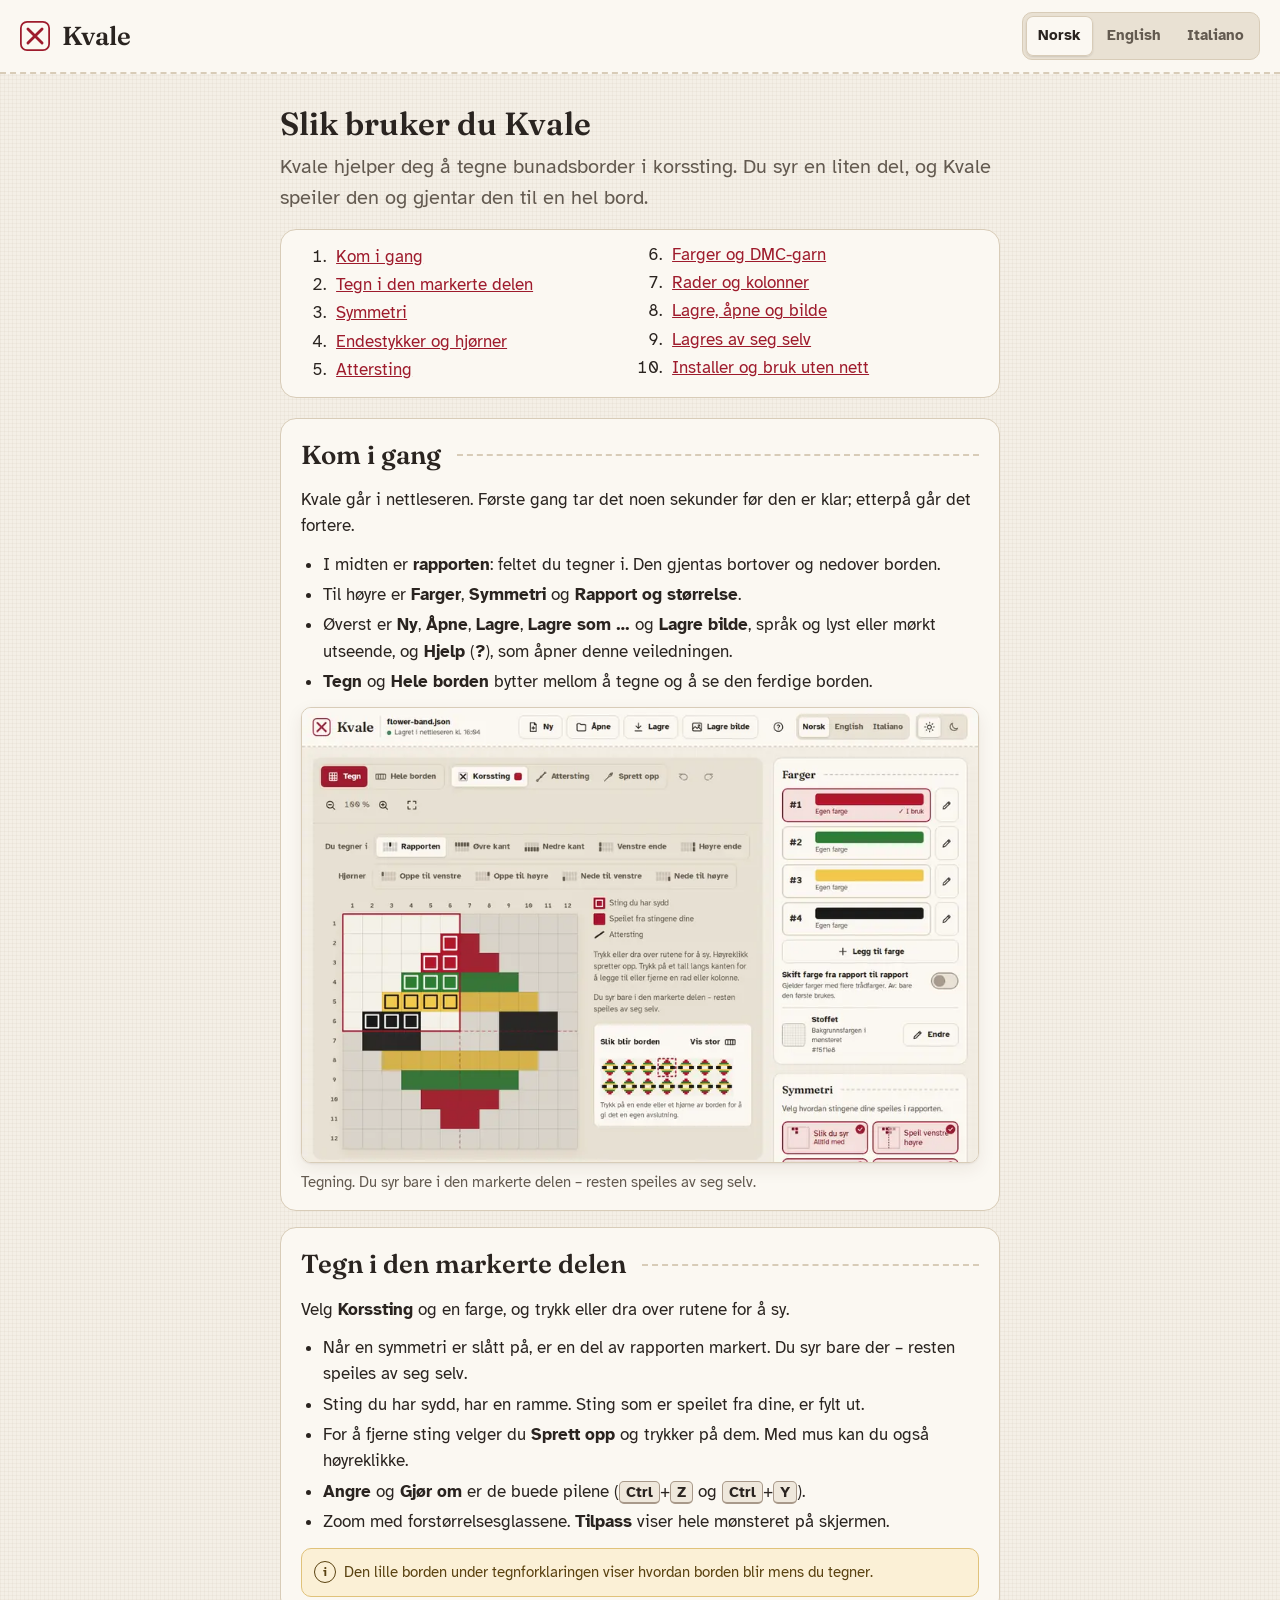
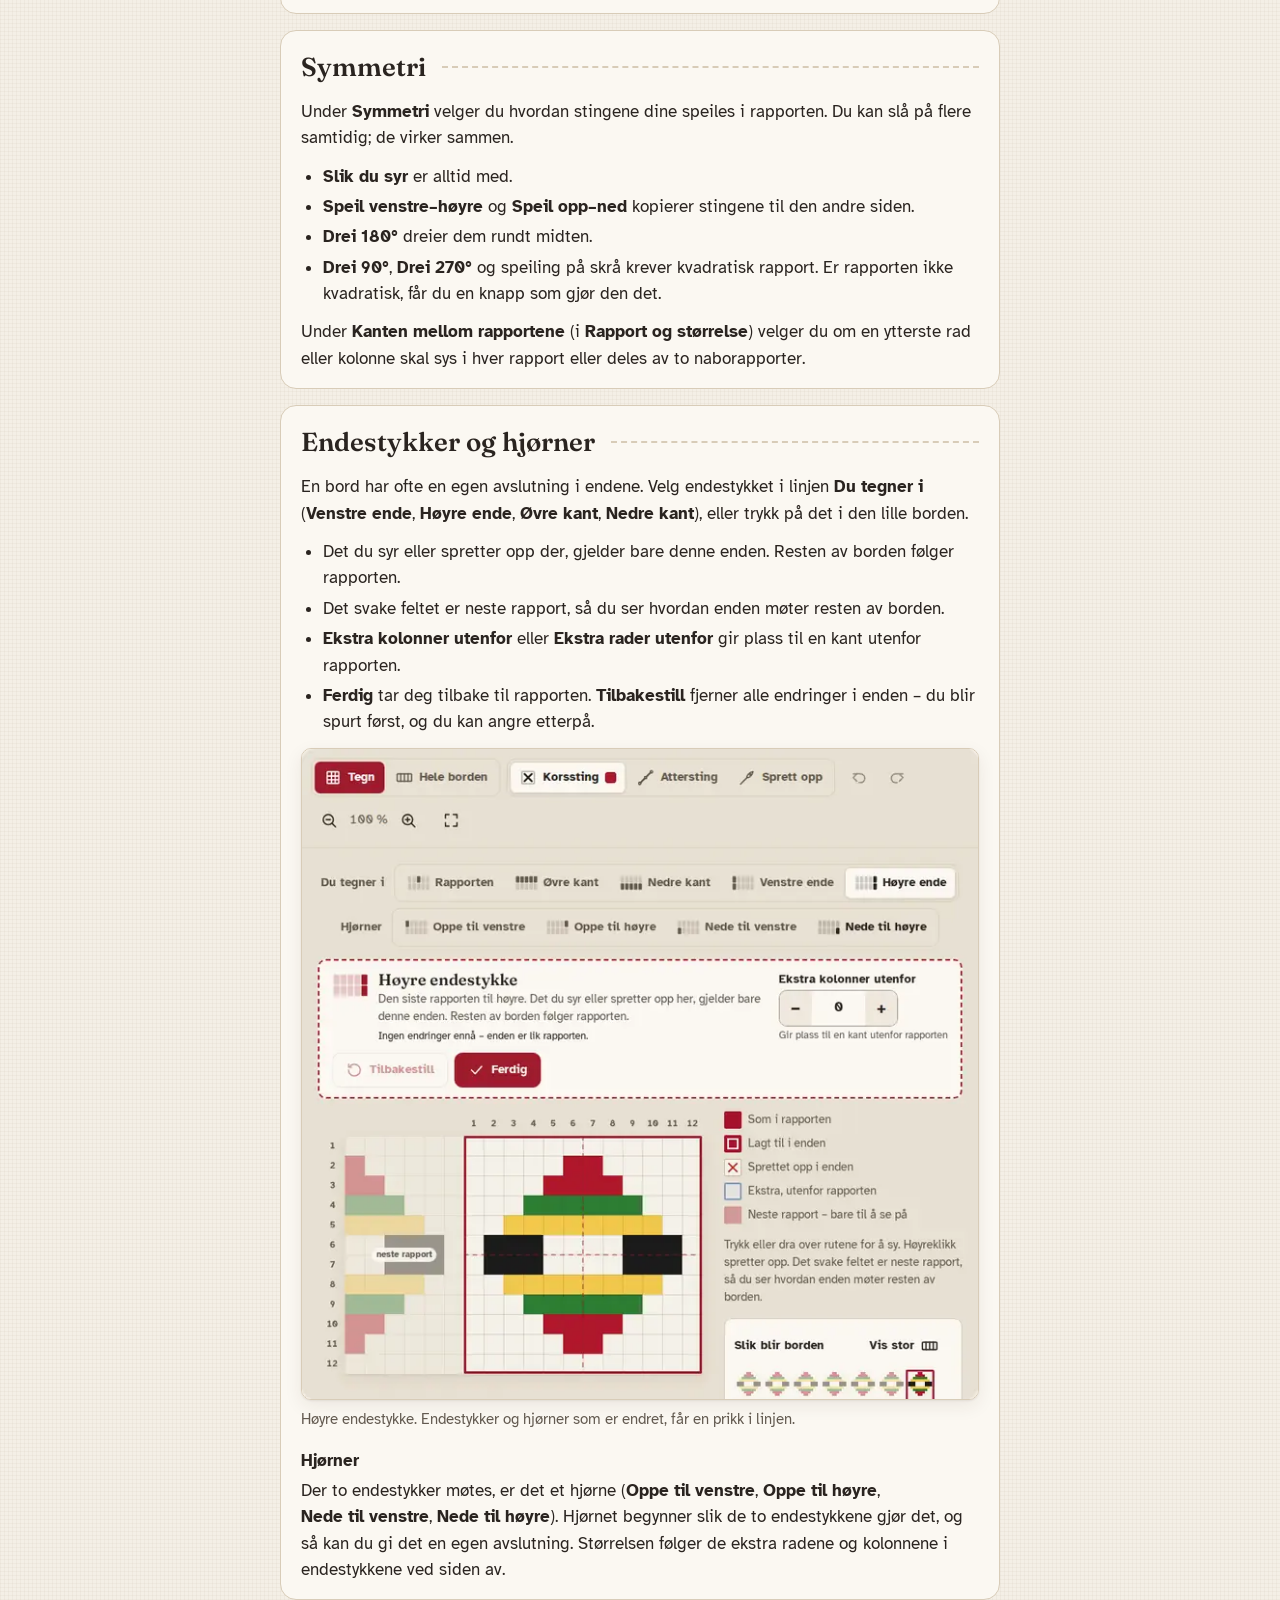
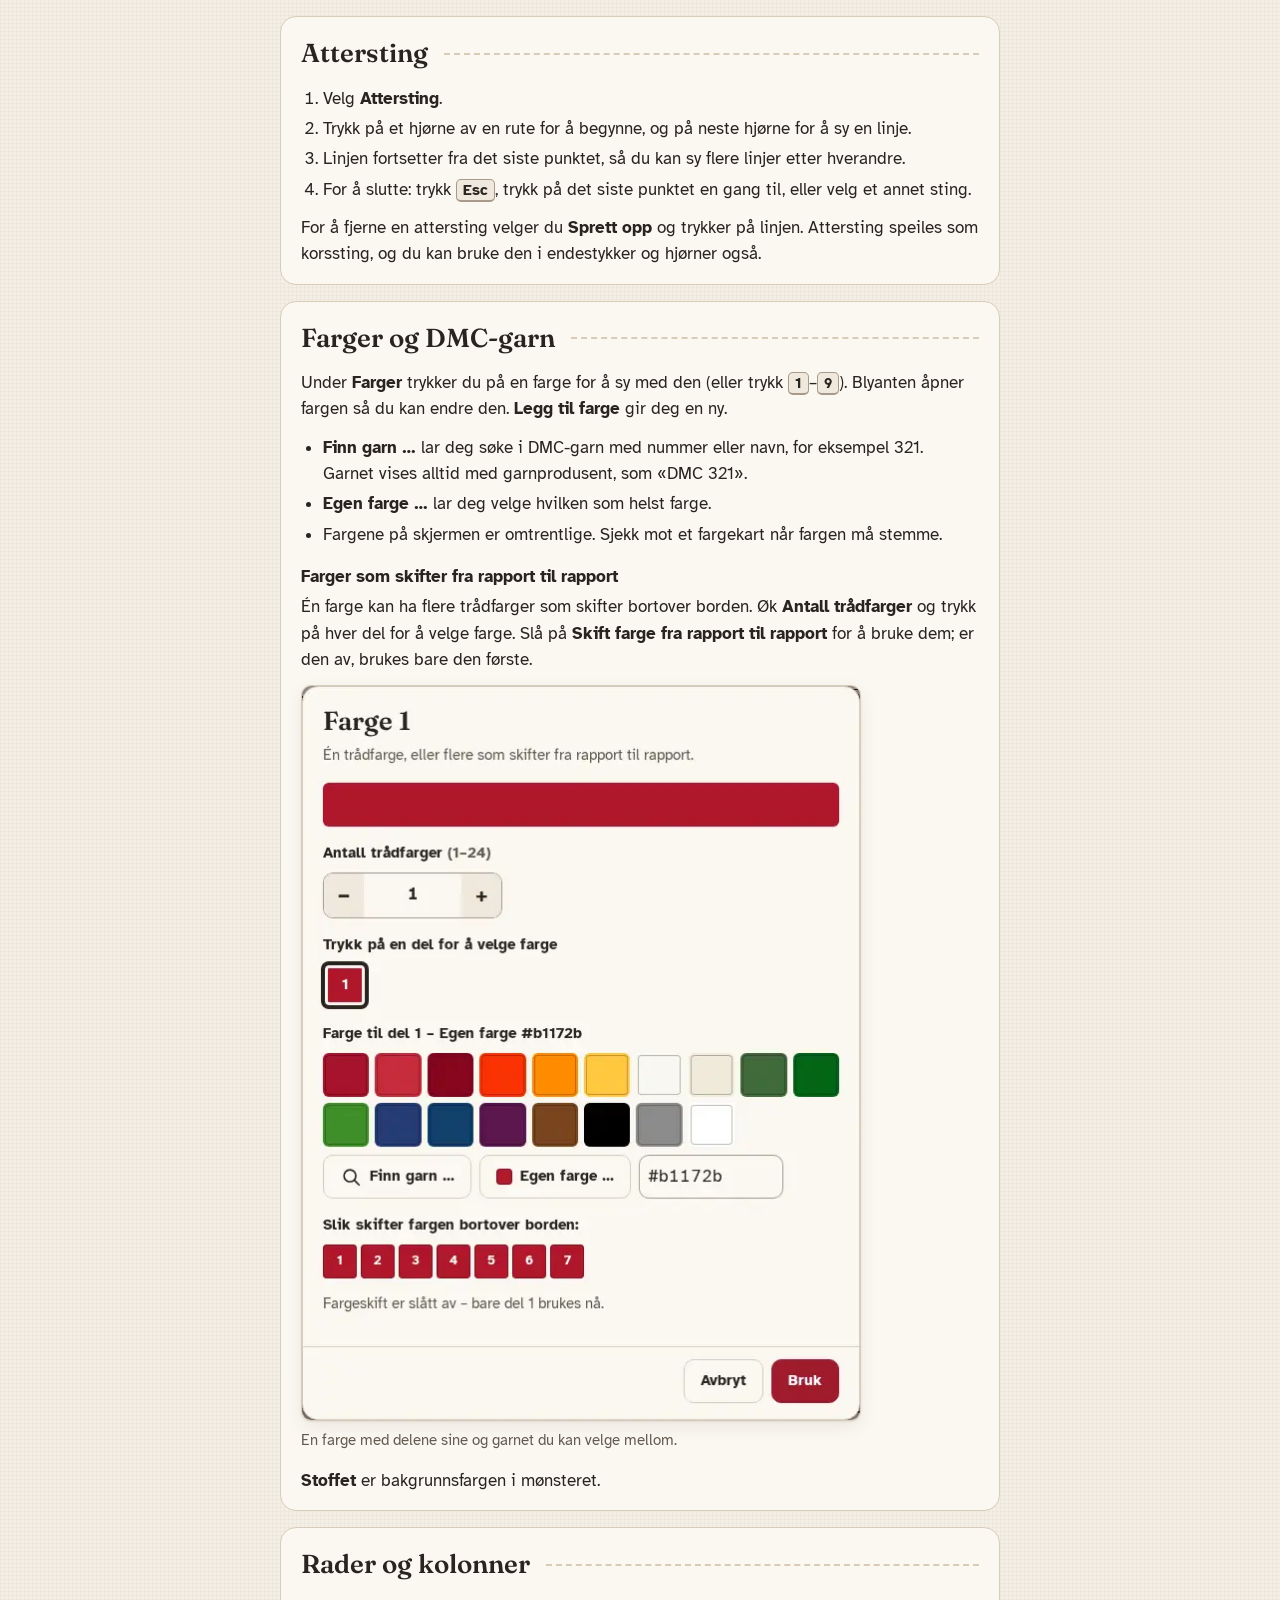
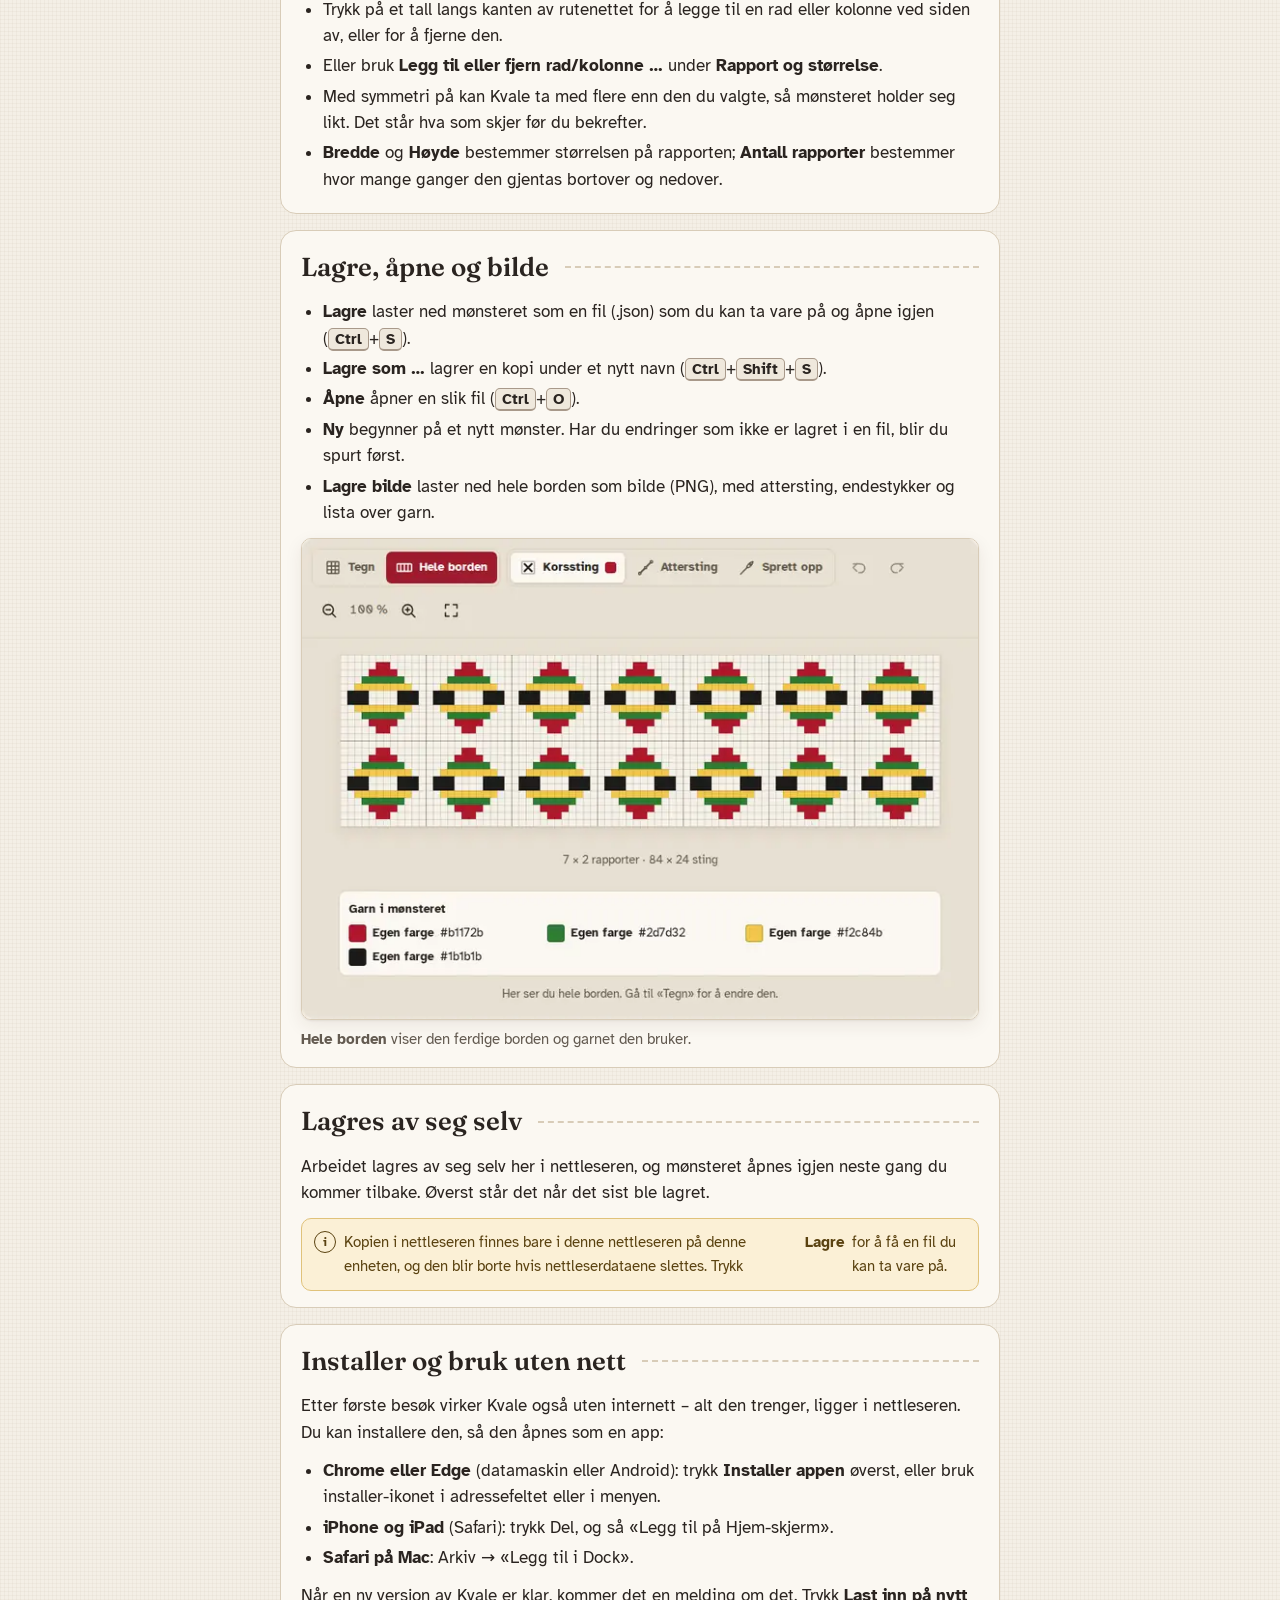
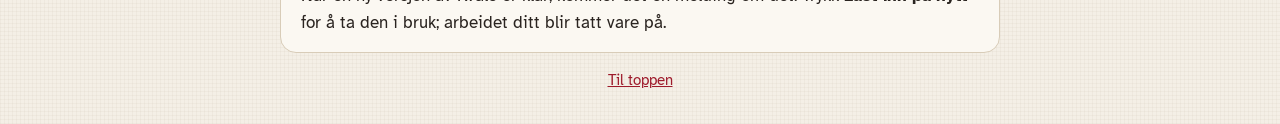
<file: web/guide/nb.html>
<!doctype html>
<html lang="nb">
<head>
  <meta charset="utf-8">
  <meta name="viewport" content="width=device-width, initial-scale=1">
  <title>Slik bruker du Kvale</title>
  <script>
    (function () {
      var root = document.documentElement, theme = null;
      try { theme = localStorage.getItem("kvale-theme"); } catch (e) {}
      if (theme === "light" || theme === "dark") root.dataset.theme = theme;
      if (window.self !== window.top) root.classList.add("in-app");
    })();
  </script>
  <link rel="icon" href="../icons/icon.svg" type="image/svg+xml">
  <link rel="stylesheet" href="https://fonts.googleapis.com/css2?family=Atkinson+Hyperlegible:wght@400;700&family=Fraunces:opsz,wght@9..144,500;9..144,600&display=swap">
  <link rel="stylesheet" href="../tokens.css">
  <link rel="stylesheet" href="guide.css">
</head>
<body>
  <header class="guide-top">
    <a class="brand" href="../" target="_top">
      <svg class="logo" viewBox="0 0 34 34" aria-hidden="true"><rect x="1" y="1" width="32" height="32" rx="7" fill="none" stroke="currentColor" stroke-width="2"/><path d="M9 9l16 16M25 9L9 25" stroke="currentColor" stroke-width="3.2" stroke-linecap="round"/></svg>
      <span class="wordmark">Kvale</span>
    </a>
    <nav class="langs" aria-label="Språk">
      <a href="nb.html" lang="nb" hreflang="nb" aria-current="page">Norsk</a>
      <a href="en.html" lang="en" hreflang="en">English</a>
      <a href="it.html" lang="it" hreflang="it">Italiano</a>
    </nav>
  </header>

  <main id="top">
    <h1>Slik bruker du Kvale</h1>
    <p class="lead">Kvale hjelper deg å tegne bunadsborder i korssting. Du syr en liten del, og Kvale speiler den og gjentar den til en hel bord.</p>

    <nav class="toc" aria-label="Innhold">
      <ol>
        <li><a href="#start">Kom i gang</a></li>
        <li><a href="#draw">Tegn i den markerte delen</a></li>
        <li><a href="#symmetry">Symmetri</a></li>
        <li><a href="#ends">Endestykker og hjørner</a></li>
        <li><a href="#backstitch">Attersting</a></li>
        <li><a href="#colours">Farger og DMC-garn</a></li>
        <li><a href="#lines">Rader og kolonner</a></li>
        <li><a href="#files">Lagre, åpne og bilde</a></li>
        <li><a href="#autosave">Lagres av seg selv</a></li>
        <li><a href="#install">Installer og bruk uten nett</a></li>
      </ol>
    </nav>

    <section id="start">
      <h2>Kom i gang</h2>
      <p>Kvale går i nettleseren. Første gang tar det noen sekunder før den er klar; etterpå går det fortere.</p>
      <ul>
        <li>I midten er <span class="ui">rapporten</span>: feltet du tegner i. Den gjentas bortover og nedover borden.</li>
        <li>Til høyre er <span class="ui">Farger</span>, <span class="ui">Symmetri</span> og <span class="ui">Rapport og størrelse</span>.</li>
        <li>Øverst er <span class="ui">Ny</span>, <span class="ui">Åpne</span>, <span class="ui">Lagre</span>, <span class="ui">Lagre som …</span> og <span class="ui">Lagre bilde</span>, språk og lyst eller mørkt utseende, og <span class="ui">Hjelp</span> (<span class="ui">?</span>), som åpner denne veiledningen.</li>
        <li><span class="ui">Tegn</span> og <span class="ui">Hele borden</span> bytter mellom å tegne og å se den ferdige borden.</li>
      </ul>
      <figure>
        <img src="img/nb-draw.webp" width="880" height="591" alt="Kvale med en blomsterbord: rapporten med den markerte delen til venstre, fargene til høyre.">
        <figcaption>Tegning. Du syr bare i den markerte delen – resten speiles av seg selv.</figcaption>
      </figure>
    </section>

    <section id="draw">
      <h2>Tegn i den markerte delen</h2>
      <p>Velg <span class="ui">Korssting</span> og en farge, og trykk eller dra over rutene for å sy.</p>
      <ul>
        <li>Når en symmetri er slått på, er en del av rapporten markert. Du syr bare der – resten speiles av seg selv.</li>
        <li>Sting du har sydd, har en ramme. Sting som er speilet fra dine, er fylt ut.</li>
        <li>For å fjerne sting velger du <span class="ui">Sprett opp</span> og trykker på dem. Med mus kan du også høyreklikke.</li>
        <li><span class="ui">Angre</span> og <span class="ui">Gjør om</span> er de buede pilene (<kbd>Ctrl</kbd>+<kbd>Z</kbd> og <kbd>Ctrl</kbd>+<kbd>Y</kbd>).</li>
        <li>Zoom med forstørrelsesglassene. <span class="ui">Tilpass</span> viser hele mønsteret på skjermen.</li>
      </ul>
      <p class="tip">Den lille borden under tegnforklaringen viser hvordan borden blir mens du tegner.</p>
    </section>

    <section id="symmetry">
      <h2>Symmetri</h2>
      <p>Under <span class="ui">Symmetri</span> velger du hvordan stingene dine speiles i rapporten. Du kan slå på flere samtidig; de virker sammen.</p>
      <ul>
        <li><span class="ui">Slik du syr</span> er alltid med.</li>
        <li><span class="ui">Speil venstre–høyre</span> og <span class="ui">Speil opp–ned</span> kopierer stingene til den andre siden.</li>
        <li><span class="ui">Drei 180°</span> dreier dem rundt midten.</li>
        <li><span class="ui">Drei 90°</span>, <span class="ui">Drei 270°</span> og speiling på skrå krever kvadratisk rapport. Er rapporten ikke kvadratisk, får du en knapp som gjør den det.</li>
      </ul>
      <p>Under <span class="ui">Kanten mellom rapportene</span> (i <span class="ui">Rapport og størrelse</span>) velger du om en ytterste rad eller kolonne skal sys i hver rapport eller deles av to naborapporter.</p>
    </section>

    <section id="ends">
      <h2>Endestykker og hjørner</h2>
      <p>En bord har ofte en egen avslutning i endene. Velg endestykket i linjen <span class="ui">Du tegner i</span> (<span class="ui">Venstre ende</span>, <span class="ui">Høyre ende</span>, <span class="ui">Øvre kant</span>, <span class="ui">Nedre kant</span>), eller trykk på det i den lille borden.</p>
      <ul>
        <li>Det du syr eller spretter opp der, gjelder bare denne enden. Resten av borden følger rapporten.</li>
        <li>Det svake feltet er neste rapport, så du ser hvordan enden møter resten av borden.</li>
        <li><span class="ui">Ekstra kolonner utenfor</span> eller <span class="ui">Ekstra rader utenfor</span> gir plass til en kant utenfor rapporten.</li>
        <li><span class="ui">Ferdig</span> tar deg tilbake til rapporten. <span class="ui">Tilbakestill</span> fjerner alle endringer i enden – du blir spurt først, og du kan angre etterpå.</li>
      </ul>
      <figure>
        <img src="img/nb-end.webp" width="700" height="674" alt="Høyre endestykke åpnet for redigering, med neste rapport svakt ved siden av.">
        <figcaption>Høyre endestykke. Endestykker og hjørner som er endret, får en prikk i linjen.</figcaption>
      </figure>
      <h3>Hjørner</h3>
      <p>Der to endestykker møtes, er det et hjørne (<span class="ui">Oppe til venstre</span>, <span class="ui">Oppe til høyre</span>, <span class="ui">Nede til venstre</span>, <span class="ui">Nede til høyre</span>). Hjørnet begynner slik de to endestykkene gjør det, og så kan du gi det en egen avslutning. Størrelsen følger de ekstra radene og kolonnene i endestykkene ved siden av.</p>
    </section>

    <section id="backstitch">
      <h2>Attersting</h2>
      <ol>
        <li>Velg <span class="ui">Attersting</span>.</li>
        <li>Trykk på et hjørne av en rute for å begynne, og på neste hjørne for å sy en linje.</li>
        <li>Linjen fortsetter fra det siste punktet, så du kan sy flere linjer etter hverandre.</li>
        <li>For å slutte: trykk <kbd>Esc</kbd>, trykk på det siste punktet en gang til, eller velg et annet sting.</li>
      </ol>
      <p>For å fjerne en attersting velger du <span class="ui">Sprett opp</span> og trykker på linjen. Attersting speiles som korssting, og du kan bruke den i endestykker og hjørner også.</p>
    </section>

    <section id="colours">
      <h2>Farger og DMC-garn</h2>
      <p>Under <span class="ui">Farger</span> trykker du på en farge for å sy med den (eller trykk <kbd>1</kbd>–<kbd>9</kbd>). Blyanten åpner fargen så du kan endre den. <span class="ui">Legg til farge</span> gir deg en ny.</p>
      <ul>
        <li><span class="ui">Finn garn …</span> lar deg søke i DMC-garn med nummer eller navn, for eksempel 321. Garnet vises alltid med garnprodusent, som «DMC 321».</li>
        <li><span class="ui">Egen farge …</span> lar deg velge hvilken som helst farge.</li>
        <li>Fargene på skjermen er omtrentlige. Sjekk mot et fargekart når fargen må stemme.</li>
      </ul>
      <h3>Farger som skifter fra rapport til rapport</h3>
      <p>Én farge kan ha flere trådfarger som skifter bortover borden. Øk <span class="ui">Antall trådfarger</span> og trykk på hver del for å velge farge. Slå på <span class="ui">Skift farge fra rapport til rapport</span> for å bruke dem; er den av, brukes bare den første.</p>
      <figure>
        <img src="img/nb-colour.webp" width="560" height="736" alt="Vinduet for farge 1, med antall trådfarger, delene og fargevalgene.">
        <figcaption>En farge med delene sine og garnet du kan velge mellom.</figcaption>
      </figure>
      <p><span class="ui">Stoffet</span> er bakgrunnsfargen i mønsteret.</p>
    </section>

    <section id="lines">
      <h2>Rader og kolonner</h2>
      <ul>
        <li>Trykk på et tall langs kanten av rutenettet for å legge til en rad eller kolonne ved siden av, eller for å fjerne den.</li>
        <li>Eller bruk <span class="ui">Legg til eller fjern rad/kolonne …</span> under <span class="ui">Rapport og størrelse</span>.</li>
        <li>Med symmetri på kan Kvale ta med flere enn den du valgte, så mønsteret holder seg likt. Det står hva som skjer før du bekrefter.</li>
        <li><span class="ui">Bredde</span> og <span class="ui">Høyde</span> bestemmer størrelsen på rapporten; <span class="ui">Antall rapporter</span> bestemmer hvor mange ganger den gjentas bortover og nedover.</li>
      </ul>
    </section>

    <section id="files">
      <h2>Lagre, åpne og bilde</h2>
      <ul>
        <li><span class="ui">Lagre</span> laster ned mønsteret som en fil (.json) som du kan ta vare på og åpne igjen (<kbd>Ctrl</kbd>+<kbd>S</kbd>).</li>
        <li><span class="ui">Lagre som …</span> lagrer en kopi under et nytt navn (<kbd>Ctrl</kbd>+<kbd>Shift</kbd>+<kbd>S</kbd>).</li>
        <li><span class="ui">Åpne</span> åpner en slik fil (<kbd>Ctrl</kbd>+<kbd>O</kbd>).</li>
        <li><span class="ui">Ny</span> begynner på et nytt mønster. Har du endringer som ikke er lagret i en fil, blir du spurt først.</li>
        <li><span class="ui">Lagre bilde</span> laster ned hele borden som bilde (PNG), med attersting, endestykker og lista over garn.</li>
      </ul>
      <figure>
        <img src="img/nb-band.webp" width="700" height="497" alt="Hele borden, med garnet i mønsteret listet under.">
        <figcaption><span class="ui">Hele borden</span> viser den ferdige borden og garnet den bruker.</figcaption>
      </figure>
    </section>

    <section id="autosave">
      <h2>Lagres av seg selv</h2>
      <p>Arbeidet lagres av seg selv her i nettleseren, og mønsteret åpnes igjen neste gang du kommer tilbake. Øverst står det når det sist ble lagret.</p>
      <p class="tip">Kopien i nettleseren finnes bare i denne nettleseren på denne enheten, og den blir borte hvis nettleserdataene slettes. Trykk <span class="ui">Lagre</span> for å få en fil du kan ta vare på.</p>
    </section>

    <section id="install">
      <h2>Installer og bruk uten nett</h2>
      <p>Etter første besøk virker Kvale også uten internett – alt den trenger, ligger i nettleseren. Du kan installere den, så den åpnes som en app:</p>
      <ul>
        <li><strong>Chrome eller Edge</strong> (datamaskin eller Android): trykk <span class="ui">Installer appen</span> øverst, eller bruk installer-ikonet i adressefeltet eller i menyen.</li>
        <li><strong>iPhone og iPad</strong> (Safari): trykk Del, og så «Legg til på Hjem-skjerm».</li>
        <li><strong>Safari på Mac</strong>: Arkiv → «Legg til i Dock».</li>
      </ul>
      <p>Når en ny versjon av Kvale er klar, kommer det en melding om det. Trykk <span class="ui">Last inn på nytt</span> for å ta den i bruk; arbeidet ditt blir tatt vare på.</p>
    </section>

    <a class="back-top" href="#top">Til toppen</a>
  </main>
</body>
</html>
</file>
<file: web/tokens.css>
/* Kvale design tokens.
 * Light values on :root; dark values apply when the OS prefers dark (unless the user
 * picked light) and whenever <html data-theme="dark">. data-theme="light" forces light.
 * The pattern itself (cloth, stitches) always uses the document's own colours.
 * Generated from docs/design/mockup.html - keep the two in sync. */
:root {
  /* Light theme: unbleached linen, walnut ink, madder-red thread */
  --bg: #f4efe6;
  --bg-weave: rgba(120, 95, 60, 0.045);
  --surface: #fbf8f2;
  --surface-2: #efe8dc;
  --surface-sunken: #e9e1d3;
  --border: #d8ccb8;
  --border-strong: #a8998a;
  --text: #2a2420;
  --text-muted: #635a50;
  --accent: #9e1b2c;
  --accent-hover: #841523;
  --accent-text: #ffffff;
  --accent-soft: #f4dfdc;
  --accent-soft-text: #7a1220;
  --focus: #2f5d9e;
  --notice-bg: #fbf0d6;
  --notice-border: #e0c27a;
  --notice-text: #5a4210;
  --stage: #e8e0d2;
  --swatch-ring: rgba(0, 0, 0, 0.25);
  --shadow: 0 1px 2px rgba(60, 40, 20, 0.08), 0 6px 18px rgba(60, 40, 20, 0.08);
  --cloth-line: rgba(70, 50, 30, 0.16);
  --cloth-line-strong: rgba(70, 50, 30, 0.38);
  --axis: rgba(158, 27, 44, 0.55);
  --edge-tint: rgba(47, 93, 158, 0.16);
  --danger: #b3261e;
  --danger-hover: #8f1d17;
  --danger-text: #ffffff;

  /* Type */
  --font-ui: "Atkinson Hyperlegible", "Segoe UI", system-ui, -apple-system, "Helvetica Neue", Arial, sans-serif;
  --font-display: "Fraunces", "Iowan Old Style", "Palatino Linotype", Palatino, Georgia, serif;
  --text-xs: 0.8125rem;
  --text-sm: 0.9375rem;
  --text-md: 1.0625rem;
  --text-lg: 1.25rem;
  --text-xl: 1.625rem;

  /* Spacing (4px base) */
  --space-1: 4px;
  --space-2: 8px;
  --space-3: 12px;
  --space-4: 16px;
  --space-5: 20px;
  --space-6: 24px;
  --space-8: 32px;

  /* Radii and sizes */
  --radius-sm: 6px;
  --radius-md: 10px;
  --radius-lg: 16px;
  --radius-pill: 999px;
  --hit: 44px;
  --panel-width: 368px;
}
@media (prefers-color-scheme: dark) {
  :root:not([data-theme="light"]) {
    --bg: #1b1815;
    --bg-weave: rgba(255, 240, 220, 0.025);
    --surface: #25211d;
    --surface-2: #2f2a25;
    --surface-sunken: #171411;
    --border: #463e36;
    --border-strong: #7a6e62;
    --text: #f2ece3;
    --text-muted: #b8ad9f;
    --accent: #e8838b;
    --accent-hover: #f09aa1;
    --accent-text: #1b1815;
    --accent-soft: #4a262a;
    --accent-soft-text: #ffd4d7;
    --focus: #8fb4ec;
    --notice-bg: #3a3020;
    --notice-border: #7d6630;
    --notice-text: #f3dfae;
    --stage: #13110f;
    --swatch-ring: rgba(255, 255, 255, 0.5);
    --shadow: 0 1px 2px rgba(0, 0, 0, 0.4), 0 8px 24px rgba(0, 0, 0, 0.35);
    --danger: #f2a199;
    --danger-hover: #f7bcb6;
    --danger-text: #1b1815;
  }
}
:root[data-theme="dark"] {
  --bg: #1b1815;
  --bg-weave: rgba(255, 240, 220, 0.025);
  --surface: #25211d;
  --surface-2: #2f2a25;
  --surface-sunken: #171411;
  --border: #463e36;
  --border-strong: #7a6e62;
  --text: #f2ece3;
  --text-muted: #b8ad9f;
  --accent: #e8838b;
  --accent-hover: #f09aa1;
  --accent-text: #1b1815;
  --accent-soft: #4a262a;
  --accent-soft-text: #ffd4d7;
  --focus: #8fb4ec;
  --notice-bg: #3a3020;
  --notice-border: #7d6630;
  --notice-text: #f3dfae;
  --stage: #13110f;
  --swatch-ring: rgba(255, 255, 255, 0.5);
  --shadow: 0 1px 2px rgba(0, 0, 0, 0.4), 0 8px 24px rgba(0, 0, 0, 0.35);
  --danger: #f2a199;
  --danger-hover: #f7bcb6;
  --danger-text: #1b1815;
}
:root[data-theme="light"] {
  --bg: #f4efe6;
  --bg-weave: rgba(120, 95, 60, 0.045);
  --surface: #fbf8f2;
  --surface-2: #efe8dc;
  --surface-sunken: #e9e1d3;
  --border: #d8ccb8;
  --border-strong: #a8998a;
  --text: #2a2420;
  --text-muted: #635a50;
  --accent: #9e1b2c;
  --accent-hover: #841523;
  --accent-text: #ffffff;
  --accent-soft: #f4dfdc;
  --accent-soft-text: #7a1220;
  --focus: #2f5d9e;
  --notice-bg: #fbf0d6;
  --notice-border: #e0c27a;
  --notice-text: #5a4210;
  --stage: #e8e0d2;
  --swatch-ring: rgba(0, 0, 0, 0.25);
  --shadow: 0 1px 2px rgba(60, 40, 20, 0.08), 0 6px 18px rgba(60, 40, 20, 0.08);
  --danger: #b3261e;
  --danger-hover: #8f1d17;
  --danger-text: #ffffff;
}
</file>
<file: web/style.css>
/* Kvale web app: the shared shell (chunk 3).
   Design: docs/design/mockup.html. Colours, type, spacing and sizes come from
   tokens.css (a copy of docs/design/tokens.css); never hard-code them here.
   Sections: 1 base, 2 buttons and segmented controls, 3 top bar,
   4 workspace and stage, 5 side panel cards, 6 dialogs, 7 toast,
   8 loading screen, 9 responsive.
   Chunk-owned styles live in grid.css (chunk 4), panels.css (chunk 5) and
   files.css (chunk 6). */

/* 1. Base ------------------------------------------------------------ */
* { box-sizing: border-box; }
html { -webkit-text-size-adjust: 100%; color-scheme: light; }
@media (prefers-color-scheme: dark) { :root:not([data-theme="light"]) { color-scheme: dark; } }
:root[data-theme="dark"] { color-scheme: dark; }

body {
  margin: 0;
  font-family: var(--font-ui);
  font-size: var(--text-md);
  line-height: 1.45;
  color: var(--text);
  background-color: var(--bg);
  /* very faint plain weave */
  background-image:
    repeating-linear-gradient(0deg, var(--bg-weave) 0 1px, transparent 1px 4px),
    repeating-linear-gradient(90deg, var(--bg-weave) 0 1px, transparent 1px 4px);
  min-height: 100vh;
  overflow-x: hidden;
}
button, input, select { font: inherit; color: inherit; }
button { cursor: pointer; }
:focus-visible { outline: 3px solid var(--focus); outline-offset: 2px; }
[hidden] { display: none !important; }
.sr-only { position: absolute; width: 1px; height: 1px; overflow: hidden; clip: rect(0 0 0 0); white-space: nowrap; }
svg.icon { width: 22px; height: 22px; flex: none; fill: none; stroke: currentColor; stroke-width: 1.8; stroke-linecap: round; stroke-linejoin: round; }
.row { display: flex; align-items: center; gap: var(--space-3); }
.hint { margin: 0; font-size: var(--text-sm); color: var(--text-muted); text-align: center; max-width: 52ch; }
.caption { font-size: var(--text-sm); color: var(--text-muted); }
.chip { display: inline-block; width: 16px; height: 16px; border-radius: 4px; box-shadow: inset 0 0 0 1px var(--swatch-ring); flex: none; }

/* 2. Buttons and segmented controls ---------------------------------- */
.btn {
  display: inline-flex; align-items: center; justify-content: center; gap: var(--space-2);
  min-height: var(--hit); min-width: var(--hit); padding: 0 var(--space-4);
  border: 1px solid var(--border); border-radius: var(--radius-md);
  background: var(--surface); color: var(--text);
  font-weight: 700; font-size: var(--text-sm); white-space: nowrap;
}
.btn:hover { background: var(--surface-2); border-color: var(--border-strong); }
.btn.primary { background: var(--accent); border-color: var(--accent); color: var(--accent-text); }
.btn.primary:hover { background: var(--accent-hover); border-color: var(--accent-hover); }
.btn.ghost { background: transparent; border-color: transparent; }
.btn.ghost:hover { background: var(--surface-2); }
.btn.icon-only { padding: 0; }
.btn.danger { background: var(--danger); border-color: var(--danger); color: var(--danger-text); }
.btn.danger:hover { background: var(--danger-hover); border-color: var(--danger-hover); }
.btn.danger-text { color: var(--accent); }
.btn:disabled { opacity: .45; cursor: not-allowed; }
.btn.ghost:disabled:hover { background: transparent; }

.seg {
  display: inline-flex; padding: 3px; gap: 2px;
  background: var(--surface-sunken); border: 1px solid var(--border); border-radius: var(--radius-md);
}
.seg button {
  display: inline-flex; align-items: center; justify-content: center; gap: var(--space-2);
  min-height: 40px; min-width: 40px; padding: 0 var(--space-3);
  border: 0; border-radius: 7px; background: transparent; color: var(--text-muted);
  font-weight: 700; font-size: var(--text-sm); white-space: nowrap;
}
.seg button:hover:not(:disabled) { color: var(--text); }
.seg button:disabled { opacity: .45; cursor: not-allowed; }
.seg button[aria-pressed="true"] { background: var(--surface); color: var(--text); box-shadow: 0 1px 2px rgba(0,0,0,.12), inset 0 0 0 1px var(--border); }
.seg.accent button[aria-pressed="true"] { background: var(--accent); color: var(--accent-text); box-shadow: none; }

/* 3. Top bar --------------------------------------------------------- */
.topbar {
  display: flex; align-items: center; gap: var(--space-4); flex-wrap: wrap;
  padding: var(--space-3) var(--space-5);
  background: var(--surface);
  border-bottom: 2px dashed var(--border); /* running stitch */
}
.brand { display: flex; align-items: center; gap: var(--space-3); min-width: 0; margin-right: auto; }
.logo { width: 34px; height: 34px; flex: none; color: var(--accent); }
.wordmark { font-family: var(--font-display); font-weight: 600; font-size: var(--text-xl); letter-spacing: .01em; line-height: 1; }
.prefs { display: flex; gap: var(--space-3); align-items: center; flex-wrap: wrap; }
.prefs .seg button { min-width: 44px; padding: 0 var(--space-2); }
.lang-short { display: none; }

/* 4. Workspace and stage --------------------------------------------- */
.workspace {
  display: grid; grid-template-columns: minmax(0, 1fr) var(--panel-width);
  gap: var(--space-5); padding: var(--space-5); align-items: start;
}
.stage {
  background: var(--stage); border-radius: var(--radius-lg);
  display: flex; flex-direction: column; min-width: 0; min-height: 560px;
  position: sticky; top: var(--space-5);
  max-height: calc(100vh - 2 * var(--space-5));   /* taller views (end pieces, corners) scroll inside the stage */
}
.stage-toolbar {
  display: flex; flex-wrap: wrap; align-items: center; gap: var(--space-2);
  padding: var(--space-3); border-bottom: 1px solid var(--border);
}
.stage-toolbar .spacer { flex: 1; }
.toolgroup { display: inline-flex; align-items: center; gap: 4px; }
.stage-body {
  flex: 1; min-height: 0; padding: var(--space-5); overflow: auto;
  display: flex; flex-direction: column; align-items: center; gap: var(--space-4);
}
/* Parts that belong to one mode only; the shell sets data-mode on #stage. */
.stage[data-mode="preview"] .edit-only,
.stage[data-mode="edit"] .preview-only { display: none !important; }

/* 5. Side panel cards ------------------------------------------------ */
.panel { display: flex; flex-direction: column; gap: var(--space-4); min-width: 0; }
.card { background: var(--surface); border: 1px solid var(--border); border-radius: var(--radius-lg); padding: var(--space-4); }
.card > h2 {
  margin: 0 0 var(--space-3); font-family: var(--font-display); font-weight: 600; font-size: var(--text-lg);
  display: flex; align-items: center; gap: var(--space-2);
}
.card > h2::after { content: ""; flex: 1; border-top: 2px dashed var(--border); margin-left: var(--space-2); }
.card p.intro { margin: 0 0 var(--space-3); font-size: var(--text-sm); color: var(--text-muted); }
.subhead { margin: var(--space-4) 0 var(--space-2); font-size: var(--text-sm); font-weight: 700; }
.subhead small { font-weight: 400; color: var(--text-muted); display: block; }
.notice {
  display: flex; gap: var(--space-2); align-items: flex-start; margin-bottom: var(--space-2);
  padding: var(--space-3); border-radius: var(--radius-md);
  background: var(--notice-bg); border: 1px solid var(--notice-border); color: var(--notice-text); font-size: var(--text-sm);
}
.notice .btn { margin-top: var(--space-2); min-height: 40px; }

/* 6. Dialogs (frame only; the content styles belong to their owners) -- */
dialog {
  border: 1px solid var(--border); border-radius: var(--radius-lg); padding: 0;
  background: var(--surface); color: var(--text); box-shadow: 0 20px 60px rgba(0,0,0,.35);
  width: min(560px, calc(100vw - 24px)); max-height: calc(100vh - 24px);
}
dialog::backdrop { background: rgba(30, 22, 15, .45); }
.dlg { display: flex; flex-direction: column; max-height: calc(100vh - 26px); }
.dlg header { padding: var(--space-4) var(--space-5) 0; }
.dlg h2 { margin: 0; font-family: var(--font-display); font-weight: 600; font-size: var(--text-xl); }
.dlg header p { margin: var(--space-1) 0 0; color: var(--text-muted); font-size: var(--text-sm); }
.dlg .content { padding: var(--space-4) var(--space-5); overflow: auto; display: flex; flex-direction: column; gap: var(--space-4); }
.dlg .content:focus { outline: none; }
.dlg footer { padding: var(--space-3) var(--space-5) var(--space-4); display: flex; justify-content: flex-end; gap: var(--space-2); border-top: 1px solid var(--border); }
.dlg footer .left { margin-right: auto; }
.dlg .label { font-weight: 700; font-size: var(--text-sm); margin: 0 0 var(--space-2); }

/* 7. Toast (status message + undo) ----------------------------------- */
.toast {
  position: fixed; left: 50%; bottom: 20px; transform: translateX(-50%); z-index: 70;
  display: flex; align-items: center; gap: var(--space-3); max-width: calc(100vw - 32px);
  padding: 6px 6px 6px var(--space-4); border-radius: var(--radius-md);
  background: var(--text); color: var(--bg); box-shadow: var(--shadow); font-size: var(--text-sm);
}
.toast .btn { min-height: 38px; background: transparent; color: inherit; border-color: transparent; text-decoration: underline; }
.toast .btn:hover { background: rgba(127, 127, 127, .25); }

/* 8. Loading screen (plain HTML/CSS while Pyodide starts) ------------ */
.loading {
  position: fixed; inset: 0; z-index: 100; display: none; align-items: center; justify-content: center;
  background-color: var(--bg);
  background-image:
    repeating-linear-gradient(0deg, var(--bg-weave) 0 1px, transparent 1px 4px),
    repeating-linear-gradient(90deg, var(--bg-weave) 0 1px, transparent 1px 4px);
  padding: var(--space-5);
}
.booting .loading { display: flex; }
.loading-inner { text-align: center; max-width: 420px; display: flex; flex-direction: column; align-items: center; gap: var(--space-4); }
.loading .wordmark { font-size: 2.75rem; }
.loading .logo-lg { width: 46px; height: 46px; }
.loading h1 { margin: 0; font-size: var(--text-lg); font-weight: 700; }
.loading p { margin: 0; color: var(--text-muted); font-size: var(--text-sm); }
/* Show the loading text in the page language only (set by the inline script). */
:root[lang="nb"] .loading [lang]:not([lang="nb"]),
:root[lang="en"] .loading [lang]:not([lang="en"]),
:root[lang="it"] .loading [lang]:not([lang="it"]) { display: none; }
.stitch-row { width: 260px; max-width: 100%; height: auto; color: var(--accent); }
.stitch-row path { stroke-dasharray: 26; stroke-dashoffset: 26; animation: stitch 2.8s infinite; }
.stitch-row path:nth-child(2) { animation-delay: .25s; }
.stitch-row path:nth-child(3) { animation-delay: .5s; }
.stitch-row path:nth-child(4) { animation-delay: .75s; }
.stitch-row path:nth-child(5) { animation-delay: 1s; }
@keyframes stitch { 0% { stroke-dashoffset: 26; } 30%, 80% { stroke-dashoffset: 0; } 100% { stroke-dashoffset: 0; opacity: 0; } }
.thread-bar { width: 260px; max-width: 100%; height: 4px; border-radius: 2px; background: var(--surface-sunken); overflow: hidden; }
.thread-bar::after { content: ""; display: block; width: 40%; height: 100%; background: var(--accent); border-radius: 2px; animation: pull 1.6s ease-in-out infinite; }
@keyframes pull { 0% { transform: translateX(-100%); } 100% { transform: translateX(250%); } }
@media (prefers-reduced-motion: reduce) {
  .stitch-row path { animation: none; stroke-dashoffset: 0; }
  .thread-bar::after { animation: none; width: 60%; }
}

/* 9. Responsive (shell regions only) --------------------------------- */
@media (max-width: 1180px) {
  .lang-long { display: none; }
  .lang-short { display: inline; }
}
@media (max-width: 980px) {
  :root { --panel-width: 320px; }
  .workspace { gap: var(--space-3); padding: var(--space-3); }
}
@media (max-width: 820px) {
  .workspace { grid-template-columns: minmax(0, 1fr); }
  .stage { position: static; min-height: 0; max-height: none; }
  .panel { display: grid; grid-template-columns: repeat(auto-fit, minmax(300px, 1fr)); align-items: start; }
}
@media (max-width: 640px) {
  .topbar { padding: var(--space-3); gap: var(--space-3); }
  .brand { width: 100%; }
  .prefs { width: 100%; justify-content: space-between; }
  .stage-toolbar .spacer { display: none; }
  .stage-toolbar > .seg { width: 100%; }
  .stage-toolbar > .seg button { flex: 1; padding: 0 var(--space-1); }
  .stage-body { padding: var(--space-3); }
  .panel { display: flex; align-items: stretch; }
  .card { padding: var(--space-3); }
  .workspace { padding: var(--space-2); }
  .dlg header, .dlg .content, .dlg footer { padding-left: var(--space-4); padding-right: var(--space-4); }
  .dlg footer { flex-wrap: wrap; }
  .dlg footer .left { width: 100%; }
  .toast { bottom: 64px; }
}
</file>
<file: web/grid.css>
/* Chunk 4 owns this file: the drawing grid, rulers, tools, zoom, the
   "Drawing in" bar, end pieces and corners, legend, mini band and preview.
   Copied from docs/design/mockup.html; use tokens.css values only. */

/* Tool buttons: colour chip on the cross-stitch button */
#tool-seg .chip { width: 14px; height: 14px; }
.zoom-label { min-width: 44px; text-align: center; font-size: var(--text-sm); font-variant-numeric: tabular-nums; color: var(--text-muted); }

/* Edit area: the grid beside the legend, hint and mini band.
   The first column ignores its content's width (minmax(0, 1fr)), so the
   canvas can size itself from #cloth-wrap's width. */
.edit-layout {
  width: 100%; display: grid; grid-template-columns: minmax(0, 1fr);
  gap: var(--space-4) var(--space-6); align-items: start;
}
.edit-side { display: flex; flex-direction: column; align-items: center; gap: var(--space-4); }
@media (min-width: 1280px) {
  .stage[data-mode="edit"] .edit-layout { grid-template-columns: minmax(0, 1fr) minmax(240px, 300px); }
  .stage[data-mode="edit"] .edit-side { align-items: stretch; padding-top: var(--ruler, 0px); }
  .stage[data-mode="edit"] .edit-side .hint { text-align: left; }
}

/* Grid with rulers. The editor is as wide as the grid (centred), and the
   stage body scrolls when zooming makes it wider than the stage.
   --ruler is the ruler thickness; there are no rulers in the whole band. */
.editor {
  --ruler: 0px;
  position: relative; min-width: 0; width: max-content; margin: 0 auto;
  display: grid; grid-template-columns: var(--ruler) max-content; grid-template-rows: var(--ruler) auto;
}
.stage[data-mode="edit"] .editor { --ruler: 30px; }
.ruler { display: flex; overflow: hidden; }
.ruler-top { grid-column: 2; grid-row: 1; }
.ruler-left { grid-column: 1; grid-row: 2; flex-direction: column; }
.ruler button {
  flex: none; border: 0; background: transparent; padding: 0; min-width: 0; min-height: 0;
  font-size: 11px; font-weight: 700; color: var(--text-muted); line-height: 1;
  font-variant-numeric: tabular-nums; border-radius: 4px; position: relative;
  overflow: visible; white-space: nowrap;
}
.ruler-top button { height: var(--ruler); }
.ruler-left button { width: var(--ruler); }
.ruler button:hover, .ruler button[aria-expanded="true"] { background: var(--accent-soft); color: var(--accent-soft-text); }
.ruler button:hover::after { content: "+"; position: absolute; font-size: 10px; right: 2px; top: 0; }
.ruler button:disabled { cursor: default; }
.ruler button:disabled:hover { background: transparent; color: var(--text-muted); }
.ruler button:disabled:hover::after { content: none; }
.ruler button.extra { color: var(--focus); }
.ruler-corner { grid-column: 1; grid-row: 1; }
.cloth-wrap { grid-column: 2; grid-row: 2; min-width: 0; }
.cloth {
  display: block; border-radius: 2px; cursor: crosshair; user-select: none; box-shadow: var(--shadow);
  touch-action: none; /* pointer events drive stitching on touch screens */
}

.popover {
  position: absolute; z-index: 5; width: 250px;
  background: var(--surface); color: var(--text);
  border: 1px solid var(--border); border-radius: var(--radius-md); box-shadow: var(--shadow);
  padding: var(--space-2);
}
.popover h3 { margin: var(--space-1) var(--space-2) var(--space-2); font-size: var(--text-sm); display: flex; justify-content: space-between; align-items: center; }
.popover .btn { width: 100%; justify-content: flex-start; min-height: 42px; border-color: transparent; background: transparent; font-weight: 400; }
.popover .btn:hover { background: var(--surface-2); }
.popover .btn.danger { color: var(--accent); }
.popover .close { width: 36px; min-width: 36px; min-height: 36px; padding: 0; justify-content: center; }
.popover .note { margin: var(--space-1) var(--space-2) var(--space-2); font-size: var(--text-xs); color: var(--text-muted); }
.popover .btn.more { color: var(--text-muted); font-size: var(--text-sm); }
.popover hr { border: 0; border-top: 1px solid var(--border); margin: var(--space-1) 0; }

/* Legend */
.legend { display: flex; flex-wrap: wrap; gap: var(--space-2) var(--space-5); font-size: var(--text-sm); color: var(--text-muted); justify-content: center; }
.legend span { display: inline-flex; align-items: center; gap: var(--space-2); }
.legend .key { width: 22px; height: 22px; border-radius: 2px; background: #a7132b; position: relative; flex: none; }
.legend .k-seed::after, .legend .k-added::after { content: ""; position: absolute; inset: 4px; border: 2px solid #fff; }
.legend .k-back { background: transparent; }
.legend .k-back::after { content: ""; position: absolute; left: 0; right: 0; top: 9px; height: 3px; border-radius: 2px; background: var(--text); transform: rotate(-35deg); }
.legend .k-removed { background: #f5f1e8; box-shadow: inset 0 0 0 1px var(--swatch-ring); }
.legend .k-removed::before, .legend .k-removed::after { content: ""; position: absolute; left: 3px; right: 3px; top: 10px; height: 2px; background: #b3261e; transform: rotate(45deg); }
.legend .k-removed::after { transform: rotate(-45deg); }
.legend .k-extra { background: #e6e3e2; box-shadow: inset 0 0 0 2px rgba(47, 93, 158, .55); }
.legend .k-nb { opacity: .35; }
@media (min-width: 1280px) {
  .stage[data-mode="edit"] .edit-side .legend { flex-direction: column; justify-content: flex-start; }
}

/* Mini band */
.miniband {
  width: 100%; max-width: 760px; background: var(--surface); border: 1px solid var(--border);
  border-radius: var(--radius-md); padding: var(--space-3); display: flex; flex-direction: column; gap: var(--space-2);
}
.miniband header { display: flex; align-items: center; justify-content: space-between; gap: var(--space-2); }
.miniband h3 { margin: 0; font-size: var(--text-sm); }
.miniband canvas { display: block; max-width: 100%; border-radius: 2px; cursor: pointer; }
.miniband .hint { text-align: left; font-size: var(--text-xs); }

/* Whole-band view */
.preview-side { width: 100%; display: flex; flex-direction: column; align-items: center; gap: var(--space-3); }

/* "Drawing in" bar */
.targetbar { width: 100%; display: flex; flex-wrap: wrap; align-items: center; justify-content: center; gap: var(--space-2) var(--space-3); }
.targetbar .tlabel { font-size: var(--text-sm); font-weight: 700; color: var(--text-muted); }
.targetseg button { position: relative; gap: 6px; }
.targetseg svg.ticon { width: 30px; height: 20px; flex: none; }
.targetseg .changed { width: 8px; height: 8px; border-radius: 50%; background: var(--accent); flex: none; }

/* End piece / corner panel */
.endpanel {
  width: 100%; max-width: 1000px; display: flex; flex-wrap: wrap; align-items: center; gap: var(--space-3) var(--space-5);
  padding: var(--space-3) var(--space-4); background: var(--surface);
  border: 2px dashed var(--accent); border-radius: var(--radius-md);
}
.endpanel .who { flex: 1 1 320px; min-width: 0; display: flex; gap: var(--space-3); align-items: flex-start; }
.endpanel .who svg { width: 46px; height: 30px; flex: none; margin-top: 4px; }
.endpanel h3 { margin: 0; font-family: var(--font-display); font-weight: 600; font-size: var(--text-lg); line-height: 1.2; }
.endpanel p { margin: 2px 0 0; font-size: var(--text-sm); color: var(--text-muted); }
.endpanel .endsummary { font-size: var(--text-xs); margin-top: 4px; color: var(--text); }
.endpanel .ext { display: flex; flex-direction: column; gap: 2px; }
.endpanel .ext label { font-size: var(--text-sm); font-weight: 700; }
.endpanel .ext .stepper { width: 150px; }
.endpanel .ext small { font-size: var(--text-xs); color: var(--text-muted); }
.endpanel .actions { display: flex; gap: var(--space-2); flex-wrap: wrap; }
.endpanel .cornersize { margin: 0; flex: 0 1 240px; font-size: var(--text-xs); color: var(--text-muted); }

/* Reset confirm dialog */
.losslist { margin: 0; padding-left: 1.2em; font-size: var(--text-sm); display: flex; flex-direction: column; gap: 4px; }

@media (max-width: 1500px) { .fit-label { display: none; } }
@media (max-width: 640px) {
  #tool-seg button { position: relative; flex-direction: column; gap: 0; min-height: 52px; font-size: var(--text-xs); }
  #tool-seg .chip { position: absolute; top: 6px; right: 6px; width: 12px; height: 12px; }
  .targetbar .tlabel { width: 100%; text-align: center; }
  .targetseg { width: 100%; display: grid; grid-template-columns: repeat(5, 1fr); }
  .targetseg.cornerseg { grid-template-columns: repeat(4, 1fr); }
  .targetseg button { flex-direction: column; gap: 2px; padding: 4px 2px; min-height: 58px; font-size: 0.75rem; white-space: normal; line-height: 1.1; text-align: center; }
  .targetseg .changed { position: absolute; top: 5px; right: 5px; }
  .endpanel { padding: var(--space-3); }
  .endpanel .actions { width: 100%; }
  .endpanel .actions .btn { flex: 1; }
  .stage[data-mode="edit"] .editor { --ruler: 24px; }
}
</file>
<file: web/panels.css>
/* Chunk 5 owns this file: the side panel cards (colours, symmetry, repeat and
   size, edge toggles), the colour, thread and rows/columns dialogs, and the
   thread list under the whole band. Copied from docs/design/mockup.html; use
   tokens.css values only. */

/* Colour slots */
.slots { display: flex; flex-direction: column; gap: var(--space-2); }
.slot { display: flex; align-items: stretch; gap: var(--space-2); }
.slot-select {
  flex: 1; min-width: 0; display: flex; align-items: center; gap: var(--space-3);
  min-height: 52px; padding: var(--space-2) var(--space-3);
  border: 2px solid var(--border); border-radius: var(--radius-md); background: var(--surface); text-align: left;
}
.slot-select:hover { border-color: var(--border-strong); }
.slot-select[aria-pressed="true"] { border-color: var(--accent); background: var(--accent-soft); }
.slot-num { font-weight: 700; font-variant-numeric: tabular-nums; width: 2.2em; flex: none; }
.slot-body { flex: 1; min-width: 0; display: flex; flex-direction: column; gap: 3px; }
.swatchbar { display: flex; height: 22px; border-radius: 5px; overflow: hidden; box-shadow: inset 0 0 0 1px var(--swatch-ring); }
.swatchbar i { flex: 1; }
.slot-meta { font-size: var(--text-xs); color: var(--text-muted); display: flex; justify-content: space-between; gap: var(--space-2); }
.slot-select[aria-pressed="true"] .slot-meta { color: var(--accent-soft-text); }
.slot-edit { flex: none; }
.colour-actions { display: flex; margin-top: var(--space-2); }
.colour-actions .btn { flex: 1; }
.toggle-row { display: flex; align-items: flex-start; gap: var(--space-3); padding: var(--space-3) 0 0; }
.toggle-row .text { flex: 1; min-width: 0; }
.toggle-row .text strong { display: block; font-size: var(--text-sm); }
.toggle-row .text span { display: block; font-size: var(--text-xs); color: var(--text-muted); }
.switch {
  position: relative; flex: none; width: 52px; height: 32px; border-radius: var(--radius-pill);
  border: 2px solid var(--border-strong); background: var(--surface-sunken); padding: 0;
}
.switch::after {
  content: ""; position: absolute; top: 3px; left: 3px; width: 22px; height: 22px; border-radius: 50%;
  background: var(--border-strong); transition: transform .15s;
}
.switch[aria-checked="true"] { background: var(--accent); border-color: var(--accent); }
.switch[aria-checked="true"]::after { transform: translateX(20px); background: var(--accent-text); }
.switch-wrap { display: flex; align-items: center; min-height: var(--hit); }
.bg-row { display: flex; align-items: center; gap: var(--space-3); margin-top: var(--space-3); padding-top: var(--space-3); border-top: 1px solid var(--border); }
.bg-swatch { width: 44px; height: 44px; border-radius: var(--radius-sm); box-shadow: inset 0 0 0 1px var(--swatch-ring);
  background-image: repeating-linear-gradient(0deg, rgba(0,0,0,.07) 0 1px, transparent 1px 5px), repeating-linear-gradient(90deg, rgba(0,0,0,.07) 0 1px, transparent 1px 5px); }
.bg-row .text { flex: 1; font-size: var(--text-sm); }
.bg-row .text span { display: block; color: var(--text-muted); font-size: var(--text-xs); }
.visually-hidden-input { position: absolute; opacity: 0; width: 1px; height: 1px; pointer-events: none; }

/* Symmetry */
.sym-grid { display: grid; grid-template-columns: 1fr 1fr; gap: var(--space-2); }
button.sym {
  display: flex; align-items: center; gap: var(--space-2); min-height: 60px; padding: var(--space-2);
  border: 2px solid var(--border); border-radius: var(--radius-md); background: var(--surface); text-align: left;
  font-size: var(--text-sm); line-height: 1.2; position: relative;
}
button.sym:hover:not(:disabled) { border-color: var(--border-strong); }
button.sym[aria-pressed="true"] { border-color: var(--accent); background: var(--accent-soft); color: var(--accent-soft-text); }
button.sym svg { width: 42px; height: 42px; flex: none; }
button.sym .lbl { display: flex; flex-direction: column; min-width: 0; }
button.sym .lbl small { font-size: var(--text-xs); color: var(--text-muted); }
button.sym[aria-pressed="true"] .lbl small { color: inherit; }
button.sym.locked { cursor: default; }
button.sym:disabled { cursor: not-allowed; background: repeating-linear-gradient(135deg, var(--surface) 0 6px, var(--surface-2) 6px 12px); color: var(--text-muted); }
button.sym:disabled svg { opacity: .45; }
button.sym .tick { position: absolute; top: 4px; right: 4px; width: 18px; height: 18px; border-radius: 50%; background: var(--accent); color: var(--accent-text); display: none; align-items: center; justify-content: center; }
button.sym[aria-pressed="true"] .tick { display: flex; }
button.sym .tick svg { width: 12px; height: 12px; stroke-width: 3; }

/* Repeat and size */
.fieldgrid { display: grid; grid-template-columns: 1fr 1fr; gap: var(--space-3); }
.field label { display: block; font-size: var(--text-sm); font-weight: 700; margin-bottom: 4px; }
.stepper { display: flex; align-items: stretch; border: 1px solid var(--border-strong); border-radius: var(--radius-md); overflow: hidden; background: var(--surface); }
.stepper button { width: 40px; min-height: var(--hit); border: 0; background: var(--surface-2); font-size: 1.25rem; font-weight: 700; flex: none; }
.stepper button:hover { background: var(--surface-sunken); }
.stepper input { width: 100%; min-width: 0; border: 0; text-align: center; font-weight: 700; font-size: var(--text-md); background: transparent; -moz-appearance: textfield; font-variant-numeric: tabular-nums; }
.stepper input::-webkit-outer-spin-button, .stepper input::-webkit-inner-spin-button { -webkit-appearance: none; margin: 0; }
.open-lines { width: 100%; margin-top: var(--space-3); }
.field .unit { font-size: var(--text-xs); color: var(--text-muted); margin-top: 2px; }

/* Edge toggles */
.edges { margin-top: var(--space-2); }
.edges-explain { font-size: var(--text-sm); color: var(--text-muted); margin: 0 0 var(--space-3); }
.edges-diagram { display: flex; flex-direction: column; align-items: center; gap: 4px; padding: var(--space-3); background: var(--surface-sunken); border-radius: var(--radius-md); margin-bottom: var(--space-2); }
.edges-diagram svg { max-width: 100%; height: auto; }
.edges-diagram .caption { font-size: var(--text-xs); }
.diagram-key { display: flex; gap: var(--space-3); flex-wrap: wrap; justify-content: center; font-size: var(--text-xs); color: var(--text-muted); }
.diagram-key span { display: inline-flex; align-items: center; gap: 4px; }
.diagram-key i { width: 10px; height: 10px; border-radius: 2px; display: inline-block; }
.diagram-key .key-cols { background: #2f5d9e; }
.diagram-key .key-rows { background: #c08a1e; }
.edge-list .toggle-row { padding-top: var(--space-2); }

/* Colour (sequence) dialog */
.bigbar { display: flex; height: 44px; border-radius: var(--radius-sm); overflow: hidden; box-shadow: inset 0 0 0 1px var(--swatch-ring); }
.bigbar i { flex: 1; }
.parts { display: flex; flex-wrap: wrap; gap: 6px; }
.part {
  width: 44px; height: 44px; border-radius: var(--radius-sm); border: 2px solid var(--border);
  font-weight: 700; font-size: var(--text-sm); display: flex; align-items: center; justify-content: center;
  box-shadow: inset 0 0 0 2px var(--surface);
}
.part[aria-pressed="true"] { border-color: var(--text); box-shadow: inset 0 0 0 3px var(--surface), 0 0 0 2px var(--text); }
.threads { display: grid; grid-template-columns: repeat(auto-fill, minmax(44px, 1fr)); gap: 6px; }
.thread { position: relative; height: 44px; border-radius: var(--radius-sm); border: 2px solid transparent; box-shadow: inset 0 0 0 1px var(--swatch-ring); }
.thread[aria-pressed="true"] { border-color: var(--text); box-shadow: inset 0 0 0 2px var(--surface); }
.custom-colour { position: relative; }
.repeats-row { display: flex; gap: 4px; flex-wrap: wrap; }
.repeats-row span { width: 34px; height: 34px; border-radius: 4px; display: flex; align-items: center; justify-content: center; font-size: var(--text-xs); font-weight: 700; box-shadow: inset 0 0 0 1px var(--swatch-ring); }
.dlg .stepper { max-width: 180px; }
.hexinput {
  width: 8.5em; min-height: var(--hit); padding: 0 var(--space-2); font-variant-numeric: tabular-nums;
  border: 1px solid var(--border-strong); border-radius: var(--radius-md); background: var(--surface);
}
.hexinput[aria-invalid="true"] { border-color: var(--danger); }
.dlg .row-btns { display: flex; flex-wrap: wrap; gap: var(--space-2); margin-top: var(--space-2); }

/* Thread picker */
.sysrow { display: flex; align-items: center; gap: var(--space-3); flex-wrap: wrap; }
.sysrow label { font-weight: 700; font-size: var(--text-sm); }
.sysselect {
  min-height: var(--hit); padding: 0 var(--space-3); flex: 1 1 200px; max-width: 320px;
  border: 1px solid var(--border-strong); border-radius: var(--radius-md); background: var(--surface); font-weight: 700;
}
.searchbox {
  width: 100%; min-height: var(--hit); padding: 0 var(--space-3);
  border: 1px solid var(--border-strong); border-radius: var(--radius-md); background: var(--surface);
}
.chips { display: flex; flex-wrap: wrap; gap: 6px; }
.chipbtn {
  display: inline-flex; align-items: center; gap: 6px; min-height: 36px; padding: 0 var(--space-3);
  border: 1px solid var(--border); border-radius: var(--radius-pill); background: var(--surface); font-size: var(--text-sm);
}
.chipbtn:hover { border-color: var(--border-strong); }
.chipbtn[aria-pressed="true"] { background: var(--accent); border-color: var(--accent); color: var(--accent-text); }
.chipbtn i { width: 12px; height: 12px; border-radius: 50%; box-shadow: inset 0 0 0 1px var(--swatch-ring); }
.dmc-list { position: relative; max-height: min(42vh, 360px); overflow: auto; border: 1px solid var(--border); border-radius: var(--radius-md); background: var(--surface); }
.dmc-row {
  display: flex; align-items: center; gap: var(--space-3); width: 100%; min-height: var(--hit);
  padding: 4px var(--space-3); border: 0; border-bottom: 1px solid var(--surface-2); background: transparent; text-align: left; font-size: var(--text-sm);
}
.dmc-row:hover { background: var(--surface-2); }
.dmc-row[aria-pressed="true"] { background: var(--accent-soft); color: var(--accent-soft-text); }
.dmc-sw { width: 34px; height: 30px; border-radius: 5px; box-shadow: inset 0 0 0 1px var(--swatch-ring); flex: none; }
.dmc-num { font-weight: 700; width: 6em; flex: none; font-variant-numeric: tabular-nums; }
.dmc-empty { padding: var(--space-4); color: var(--text-muted); font-size: var(--text-sm); text-align: center; }
.dmc-detail { display: flex; align-items: center; gap: var(--space-3); min-height: 48px; font-size: var(--text-sm); }
.dmc-big { width: 72px; height: 48px; border-radius: var(--radius-sm); box-shadow: inset 0 0 0 1px var(--swatch-ring); flex: none; background: var(--surface-sunken); }
.dlg .caption.flush { margin: 0; }
.dmc-meta { display: flex; justify-content: space-between; gap: var(--space-2); font-size: var(--text-xs); color: var(--text-muted); }

/* Rows and columns dialog */
.optgrid { display: grid; grid-template-columns: 1fr 1fr; gap: 6px; }
.opt {
  min-height: var(--hit); padding: var(--space-2) var(--space-3); text-align: left;
  border: 2px solid var(--border); border-radius: var(--radius-md); background: var(--surface); font-size: var(--text-sm);
}
.opt:hover { border-color: var(--border-strong); }
.opt[aria-pressed="true"] { border-color: var(--accent); background: var(--accent-soft); color: var(--accent-soft-text); font-weight: 700; }
.lines-preview { display: flex; justify-content: center; padding: var(--space-3); background: var(--surface-sunken); border-radius: var(--radius-md); }
.lines-preview svg { max-width: 100%; height: auto; }
.effect { margin: 0; font-size: var(--text-sm); }
.effect.warn { color: var(--notice-text); background: var(--notice-bg); border: 1px solid var(--notice-border); border-radius: var(--radius-md); padding: var(--space-2) var(--space-3); }
.effect small { display: block; color: var(--text-muted); font-size: var(--text-xs); margin-top: 2px; }

/* Threads used, under the whole band (and in the saved image) */
.threadkey { width: 100%; max-width: 760px; background: var(--surface); border: 1px solid var(--border); border-radius: var(--radius-md); padding: var(--space-3); }
.threadkey h3 { margin: 0 0 var(--space-2); font-size: var(--text-sm); }
.threadkey ul { list-style: none; margin: 0; padding: 0; display: grid; grid-template-columns: repeat(auto-fill, minmax(200px, 1fr)); gap: var(--space-2) var(--space-4); font-size: var(--text-sm); }
.threadkey li { display: flex; align-items: center; gap: var(--space-2); min-width: 0; }
.threadkey li .chip { width: 22px; height: 22px; }
.threadkey li strong { white-space: nowrap; }

@media (prefers-reduced-motion: reduce) { .switch::after { transition: none; } }
@media (max-width: 640px) {
  button.sym > svg { width: 34px; height: 34px; }
}
</file>
<file: web/files.css>
/* Chunk 6 owns this file: the file buttons and the document name and autosave
   note in the top bar. Copied from docs/design/mockup.html; use tokens.css
   values only. */

.docinfo { display: flex; flex-direction: column; min-width: 0; padding-left: var(--space-3); border-left: 1px solid var(--border); }
.docname { font-weight: 700; font-size: var(--text-sm); overflow: hidden; text-overflow: ellipsis; white-space: nowrap; }
.autosave { display: inline-flex; align-items: center; gap: 6px; font-size: var(--text-xs); color: var(--text-muted); }
.autosave .dot { width: 8px; height: 8px; border-radius: 50%; background: #3d8b4f; flex: none; }
.file-actions { display: flex; gap: var(--space-2); flex-wrap: wrap; }
.file-actions:empty { display: none; }

@media (max-width: 1180px) {
  .file-actions .btn { padding: 0 var(--space-3); }
}
@media (max-width: 640px) {
  .file-actions { flex: 1; display: grid; grid-template-columns: repeat(5, 1fr); }
  .file-actions .btn { width: auto; flex-direction: column; gap: 0; min-height: 52px; font-size: var(--text-xs); white-space: normal; text-align: center; line-height: 1.15; }
}

/* Not in the mockup: the fifth button, "Save as" (hence five columns on a
   phone above), the unsaved-changes marker after the name, and the
   "Save image" button while Pillow loads. So that the top bar stays on one
   line where it did with four buttons, the file buttons get narrower padding
   below 1600px, and "Save as" shows only its icon (its name stays in the
   tooltip and for screen readers) between the phone layout and 1380px. */
@media (max-width: 1599px) {
  .file-actions .btn { padding: 0 var(--space-3); }
}
@media (min-width: 641px) and (max-width: 1379px) {
  #file-save-as { padding: 0; }
  #file-save-as > span { position: absolute; width: 1px; height: 1px; overflow: hidden; clip: rect(0 0 0 0); white-space: nowrap; }
}
.docname .unsaved { margin-left: 6px; color: var(--accent); font-size: var(--text-xs); vertical-align: middle; }
.docname .unsaved[hidden] { display: none; }
.file-actions .btn[aria-busy="true"] { cursor: progress; opacity: .75; }
</file>
<file: web/pwa.css>
/* Chunk 7 owns this file: the install and help buttons in the top bar, the
   "new version" toast and the guide dialog. Use tokens.css values only. */

.prefs #help-open, .prefs #install-app { padding: 0 var(--space-3); }

/* Above the status toast, so both can be seen at once. */
.toast.update-toast { bottom: 76px; }
.toast.update-toast .btn { font-weight: 700; }

dialog.help-dialog { width: min(860px, calc(100vw - 24px)); height: min(900px, calc(100vh - 24px)); }
.help-dialog .dlg { height: 100%; }
.help-dialog .help-head {
  display: flex; align-items: center; gap: var(--space-2);
  padding: var(--space-3) var(--space-3) var(--space-3) var(--space-5);
  border-bottom: 2px dashed var(--border); /* running stitch, like the top bar */
}
.help-dialog .help-head h2 { margin-right: auto; }
.help-dialog #help-newtab { text-decoration: none; font-weight: 400; }
.help-frame { flex: 1; width: 100%; min-height: 0; border: 0; background: var(--bg); }

/* Labels only on wide screens; below that the icons carry a tooltip. */
@media (max-width: 1400px) {
  .pwa-label { display: none; }
  .prefs #help-open, .prefs #install-app { padding: 0; }
}
@media (max-width: 640px) {
  .toast.update-toast { bottom: 120px; }
  dialog.help-dialog { height: calc(100vh - 24px); }
  .help-dialog .help-head { padding-left: var(--space-4); }
  .help-dialog #help-newtab { display: none; }
}
</file>
<file: spikes/pyscript/style.css>
:root {
  --bg: #f6f4ef;
  --surface: #ffffff;
  --text: #1f1d1a;
  --muted: #6b665e;
  --border: #e3dfd6;
  --accent: #b1172b;
  --accent-soft: #f6dfe2;
  --radius: 12px;
  --shadow: 0 1px 2px rgb(0 0 0 / 0.05), 0 4px 16px rgb(0 0 0 / 0.05);
  color-scheme: light;
}

@media (prefers-color-scheme: dark) {
  :root {
    --bg: #18171a;
    --surface: #232226;
    --text: #ece9e3;
    --muted: #a19c93;
    --border: #36343a;
    --accent: #e0566a;
    --accent-soft: #3a2328;
    color-scheme: dark;
  }
}

* { box-sizing: border-box; }

body {
  margin: 0;
  font: 15px/1.45 system-ui, -apple-system, "Segoe UI", Roboto, sans-serif;
  background: var(--bg);
  color: var(--text);
}

.topbar {
  display: flex;
  align-items: center;
  justify-content: space-between;
  padding: 12px 20px;
  border-bottom: 1px solid var(--border);
  background: var(--surface);
}

.topbar h1 { margin: 0; font-size: 20px; letter-spacing: 0.02em; }

.lang { display: flex; gap: 8px; align-items: center; color: var(--muted); font-size: 14px; }

select, button {
  font: inherit;
  color: inherit;
  background: var(--surface);
  border: 1px solid var(--border);
  border-radius: 8px;
  padding: 6px 12px;
  cursor: pointer;
}

button:hover { border-color: var(--muted); }
button:focus-visible, select:focus-visible, input:focus-visible { outline: 2px solid var(--accent); outline-offset: 2px; }

.layout {
  display: grid;
  grid-template-columns: 260px minmax(0, 1fr);
  gap: 20px;
  padding: 20px;
  max-width: 1200px;
  margin: 0 auto;
}

.panel { display: flex; flex-direction: column; gap: 14px; }

.panel section, .stage {
  background: var(--surface);
  border: 1px solid var(--border);
  border-radius: var(--radius);
  box-shadow: var(--shadow);
  padding: 14px 16px;
}

.panel h2 {
  margin: 0 0 10px;
  font-size: 12px;
  text-transform: uppercase;
  letter-spacing: 0.08em;
  color: var(--muted);
}

.swatches { display: flex; gap: 8px; margin-bottom: 10px; }

.swatch {
  width: 40px;
  height: 40px;
  padding: 0;
  border-radius: 10px;
  background: var(--swatch);
  border: 2px solid transparent;
  color: #fff;
  font-size: 12px;
  font-weight: 600;
  text-shadow: 0 1px 2px rgb(0 0 0 / 0.6);
}

.swatch.active { border-color: var(--text); box-shadow: 0 0 0 3px var(--surface) inset; }

.toggle { display: flex; align-items: center; gap: 8px; padding: 4px 0; cursor: pointer; }
.toggle input { accent-color: var(--accent); width: 16px; height: 16px; }

.segmented { display: flex; flex-direction: column; gap: 6px; }
.segmented button.active { background: var(--accent-soft); border-color: var(--accent); }

.buttons { display: grid; grid-template-columns: 1fr 1fr; gap: 8px; }
.buttons .ghost { color: var(--muted); }

.canvas-wrap { position: relative; min-height: 300px; }

#grid {
  display: block;
  touch-action: none; /* let pointer events drive painting on touch screens */
  cursor: crosshair;
  user-select: none;
}
#grid.preview { cursor: default; }

.hint, .status { margin: 10px 0 0; font-size: 13px; color: var(--muted); }
.status { min-height: 1.4em; font-variant-numeric: tabular-nums; }

.loading {
  position: absolute;
  inset: 0;
  display: none;
  flex-direction: column;
  align-items: center;
  justify-content: center;
  gap: 12px;
  color: var(--muted);
}
.booting .loading { display: flex; }
.booting .panel { opacity: 0.5; pointer-events: none; }

.spinner {
  width: 32px;
  height: 32px;
  border: 3px solid var(--border);
  border-top-color: var(--accent);
  border-radius: 50%;
  animation: spin 0.9s linear infinite;
}
@keyframes spin { to { transform: rotate(360deg); } }

@media (max-width: 720px) {
  .layout { grid-template-columns: 1fr; padding: 12px; }
}
</file>
<file: web/guide/guide.css>
/* The user guide (chunk 7): guide/{nb,en,it}.html. Same look as the app:
   colours, type and spacing from ../tokens.css only. */

* { box-sizing: border-box; }
html { -webkit-text-size-adjust: 100%; color-scheme: light; scroll-behavior: smooth; }
@media (prefers-color-scheme: dark) { :root:not([data-theme="light"]) { color-scheme: dark; } }
:root[data-theme="dark"] { color-scheme: dark; }
@media (prefers-reduced-motion: reduce) { html { scroll-behavior: auto; } }

body {
  margin: 0;
  font-family: var(--font-ui);
  font-size: var(--text-md);
  line-height: 1.55;
  color: var(--text);
  background-color: var(--bg);
  background-image:
    repeating-linear-gradient(0deg, var(--bg-weave) 0 1px, transparent 1px 4px),
    repeating-linear-gradient(90deg, var(--bg-weave) 0 1px, transparent 1px 4px);
}
a { color: var(--accent); }
:focus-visible { outline: 3px solid var(--focus); outline-offset: 2px; }

.guide-top {
  display: flex; align-items: center; gap: var(--space-3); flex-wrap: wrap;
  padding: var(--space-3) var(--space-5);
  background: var(--surface);
  border-bottom: 2px dashed var(--border); /* running stitch */
}
.guide-top .brand { display: flex; align-items: center; gap: var(--space-3); margin-right: auto; color: var(--text); text-decoration: none; }
.guide-top .logo { width: 30px; height: 30px; color: var(--accent); }
.wordmark { font-family: var(--font-display); font-weight: 600; font-size: var(--text-xl); line-height: 1; }
/* Inside the app's help dialog, which has its own title bar: only the languages. */
.in-app .guide-top { justify-content: flex-end; padding-top: var(--space-2); padding-bottom: var(--space-2); background: transparent; border-bottom: 0; }
.in-app .guide-top .brand { display: none; }
.in-app main { padding-top: 0; }

.langs {
  display: inline-flex; padding: 3px; gap: 2px;
  background: var(--surface-sunken); border: 1px solid var(--border); border-radius: var(--radius-md);
}
.langs a {
  display: inline-flex; align-items: center; min-height: 40px; padding: 0 var(--space-3);
  border-radius: 7px; color: var(--text-muted); font-weight: 700; font-size: var(--text-sm); text-decoration: none;
}
.langs a:hover { color: var(--text); }
.langs a[aria-current="page"] { background: var(--surface); color: var(--text); box-shadow: 0 1px 2px rgba(0,0,0,.12), inset 0 0 0 1px var(--border); }

main { max-width: 760px; margin: 0 auto; padding: var(--space-5) var(--space-5) var(--space-8); }
h1 { font-family: var(--font-display); font-weight: 600; font-size: 2rem; line-height: 1.15; margin: var(--space-3) 0 var(--space-2); }
.lead { font-size: var(--text-lg); color: var(--text-muted); margin: 0 0 var(--space-4); }

.toc {
  background: var(--surface); border: 1px solid var(--border); border-radius: var(--radius-lg);
  padding: var(--space-3) var(--space-4); margin-bottom: var(--space-5);
}
.toc ol { margin: 0; padding-left: 2em; columns: 2 220px; column-gap: var(--space-5); }
.toc li { margin: 2px 0; padding-left: .3em; break-inside: avoid; }

section {
  background: var(--surface); border: 1px solid var(--border); border-radius: var(--radius-lg);
  padding: var(--space-4) var(--space-5); margin: 0 0 var(--space-4);
  scroll-margin-top: var(--space-4);
}
h2 {
  margin: 0 0 var(--space-3); font-family: var(--font-display); font-weight: 600; font-size: var(--text-xl);
  display: flex; align-items: center; gap: var(--space-2);
}
h2::after { content: ""; flex: 1; border-top: 2px dashed var(--border); margin-left: var(--space-2); }
h3 { font-size: var(--text-md); margin: var(--space-4) 0 var(--space-1); }
section p { margin: 0 0 var(--space-3); }
section ul, section ol { margin: 0 0 var(--space-3); padding-left: 1.3em; }
section li { margin: 0 0 var(--space-1); }
section > :last-child { margin-bottom: 0; }

/* App words, as on the buttons. */
.ui { font-weight: 700; white-space: nowrap; }
kbd {
  font-family: var(--font-ui); font-size: var(--text-sm); font-weight: 700;
  padding: 1px 6px; border: 1px solid var(--border-strong); border-bottom-width: 2px; border-radius: 5px;
  background: var(--surface-2);
}

figure { margin: var(--space-3) 0 var(--space-4); }
figure img {
  display: block; max-width: 100%; height: auto;
  border: 1px solid var(--border); border-radius: var(--radius-md); box-shadow: var(--shadow);
}
figcaption { margin-top: var(--space-2); font-size: var(--text-sm); color: var(--text-muted); }

.tip {
  display: flex; gap: var(--space-2); align-items: flex-start;
  padding: var(--space-3); border-radius: var(--radius-md); margin: 0 0 var(--space-3);
  background: var(--notice-bg); border: 1px solid var(--notice-border); color: var(--notice-text); font-size: var(--text-sm);
}
.tip::before { content: "i"; flex: none; width: 20px; height: 20px; border-radius: 50%; border: 1.8px solid currentColor; display: grid; place-items: center; font-weight: 700; font-size: 12px; line-height: 1; }

.back-top { display: block; margin-top: var(--space-4); text-align: center; font-size: var(--text-sm); }

@media (max-width: 640px) {
  .guide-top { padding: var(--space-3); }
  main { padding: var(--space-3); }
  section { padding: var(--space-3); }
  h1 { font-size: 1.6rem; }
}
</file>
